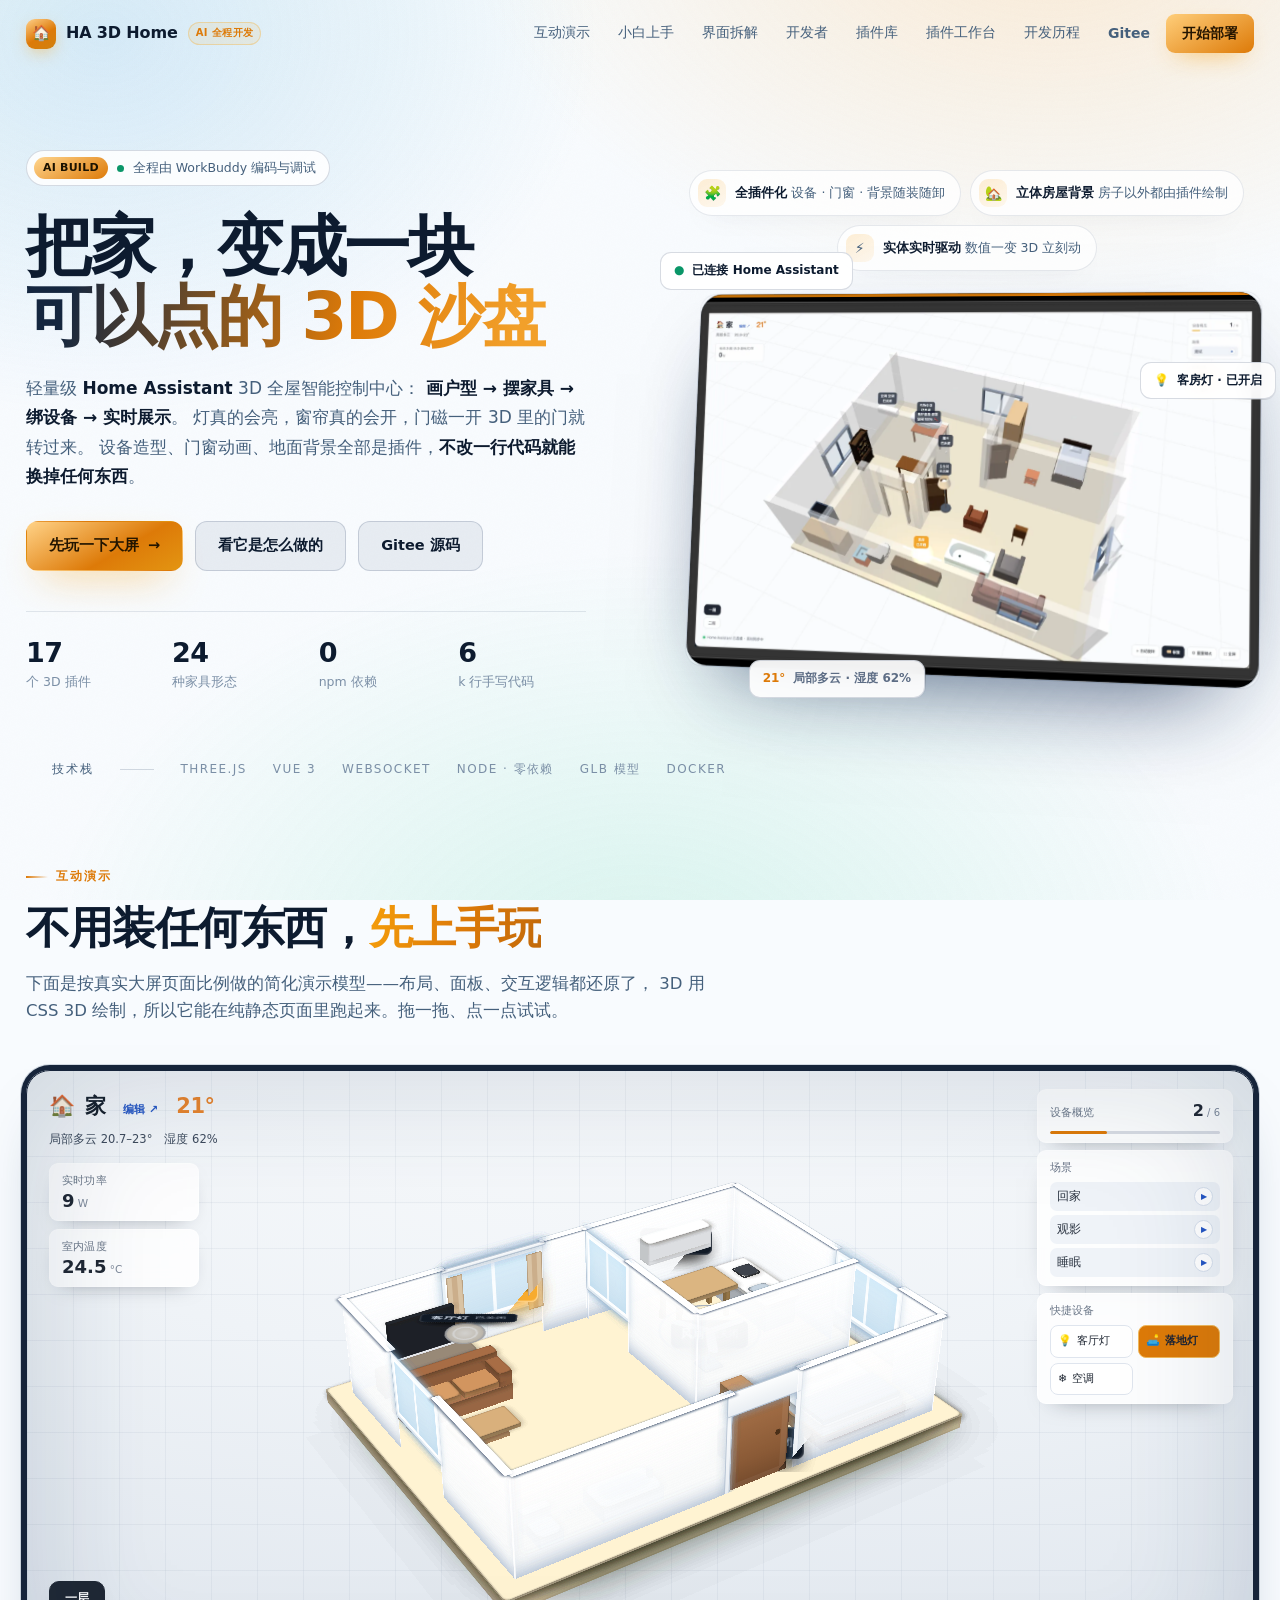
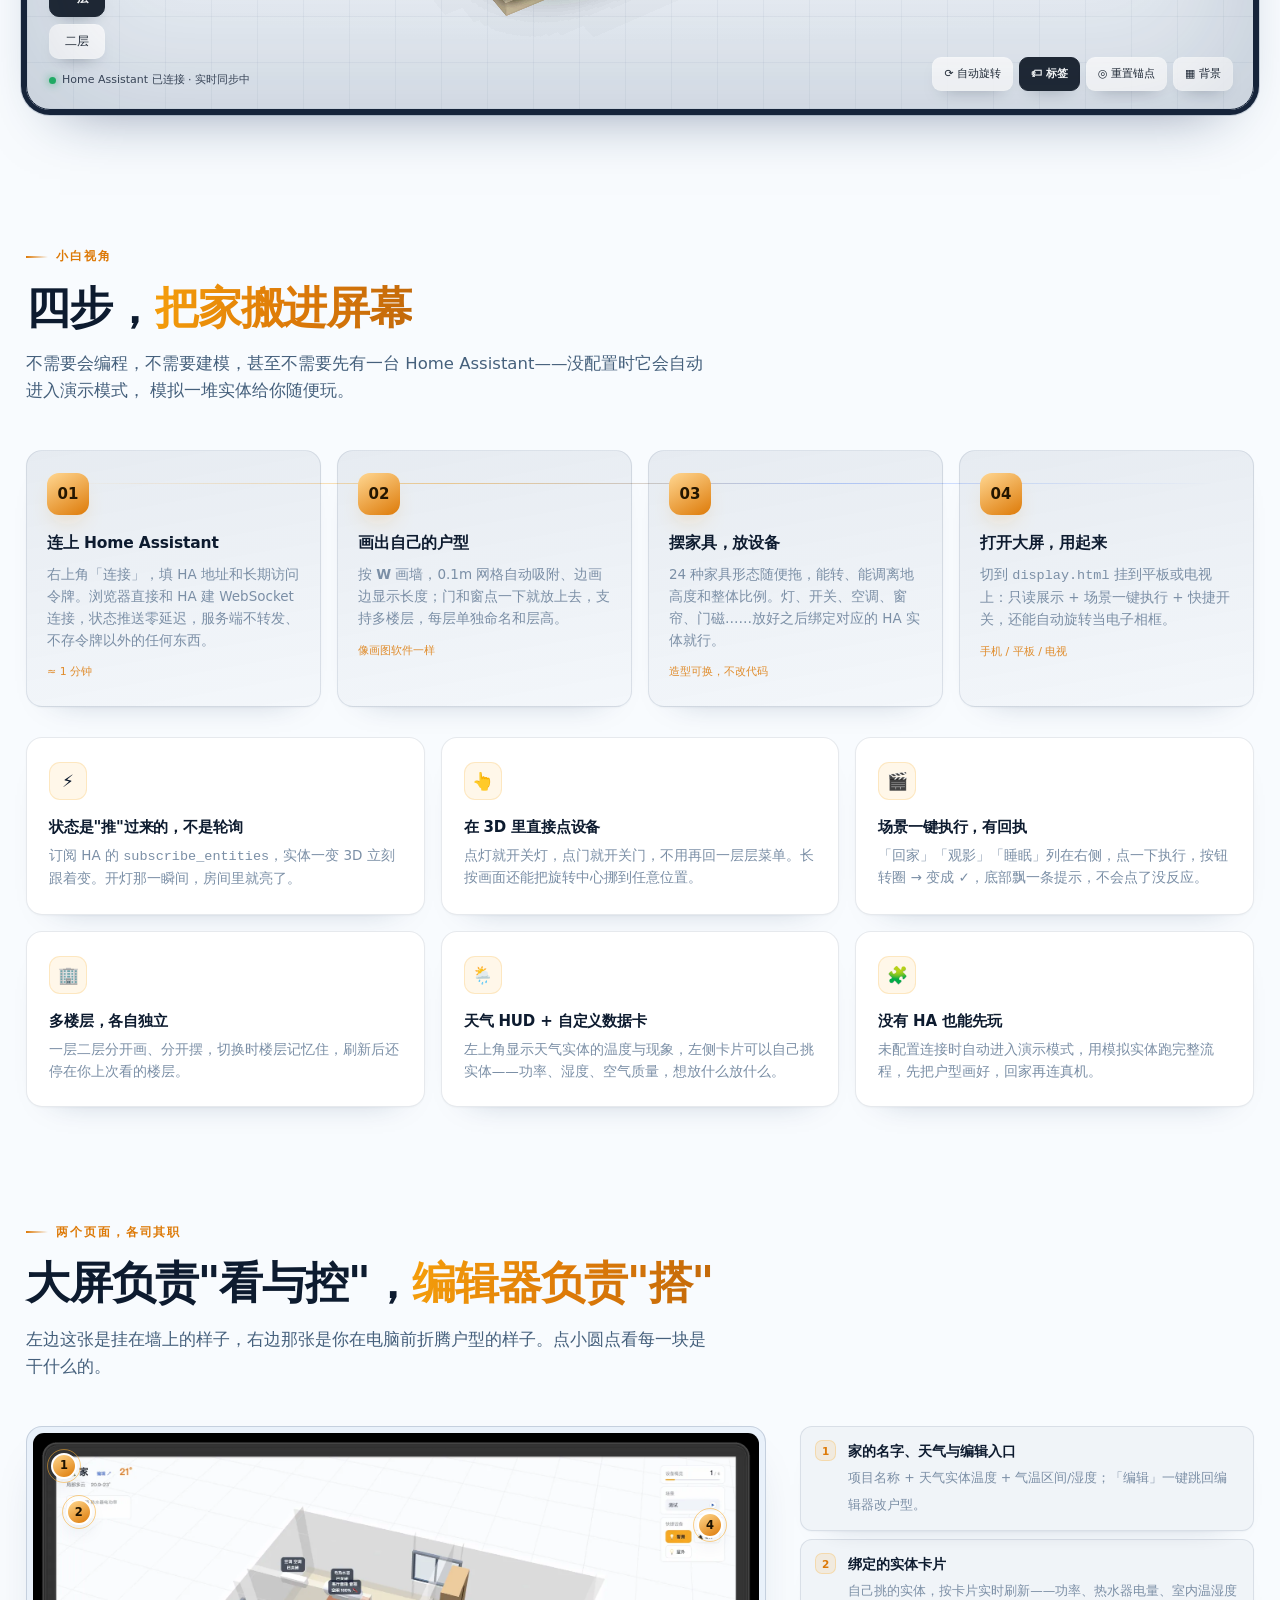
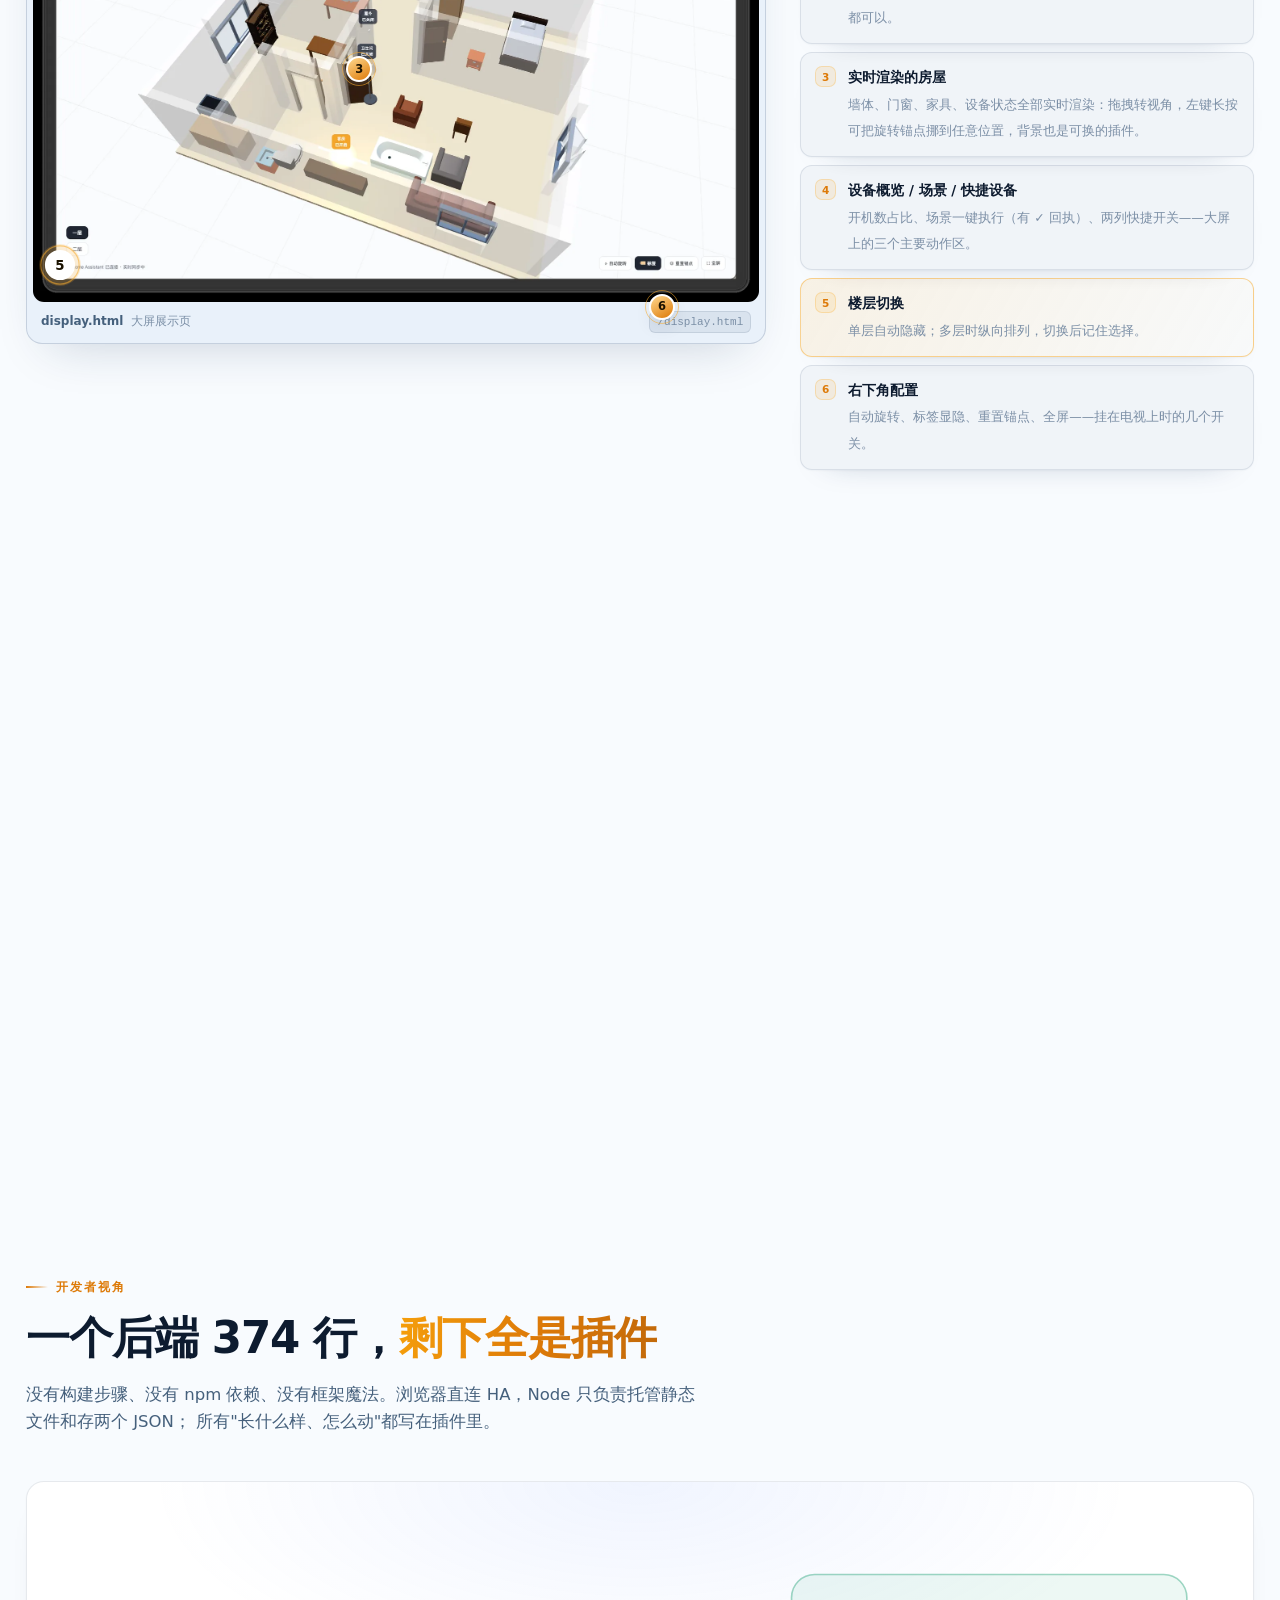
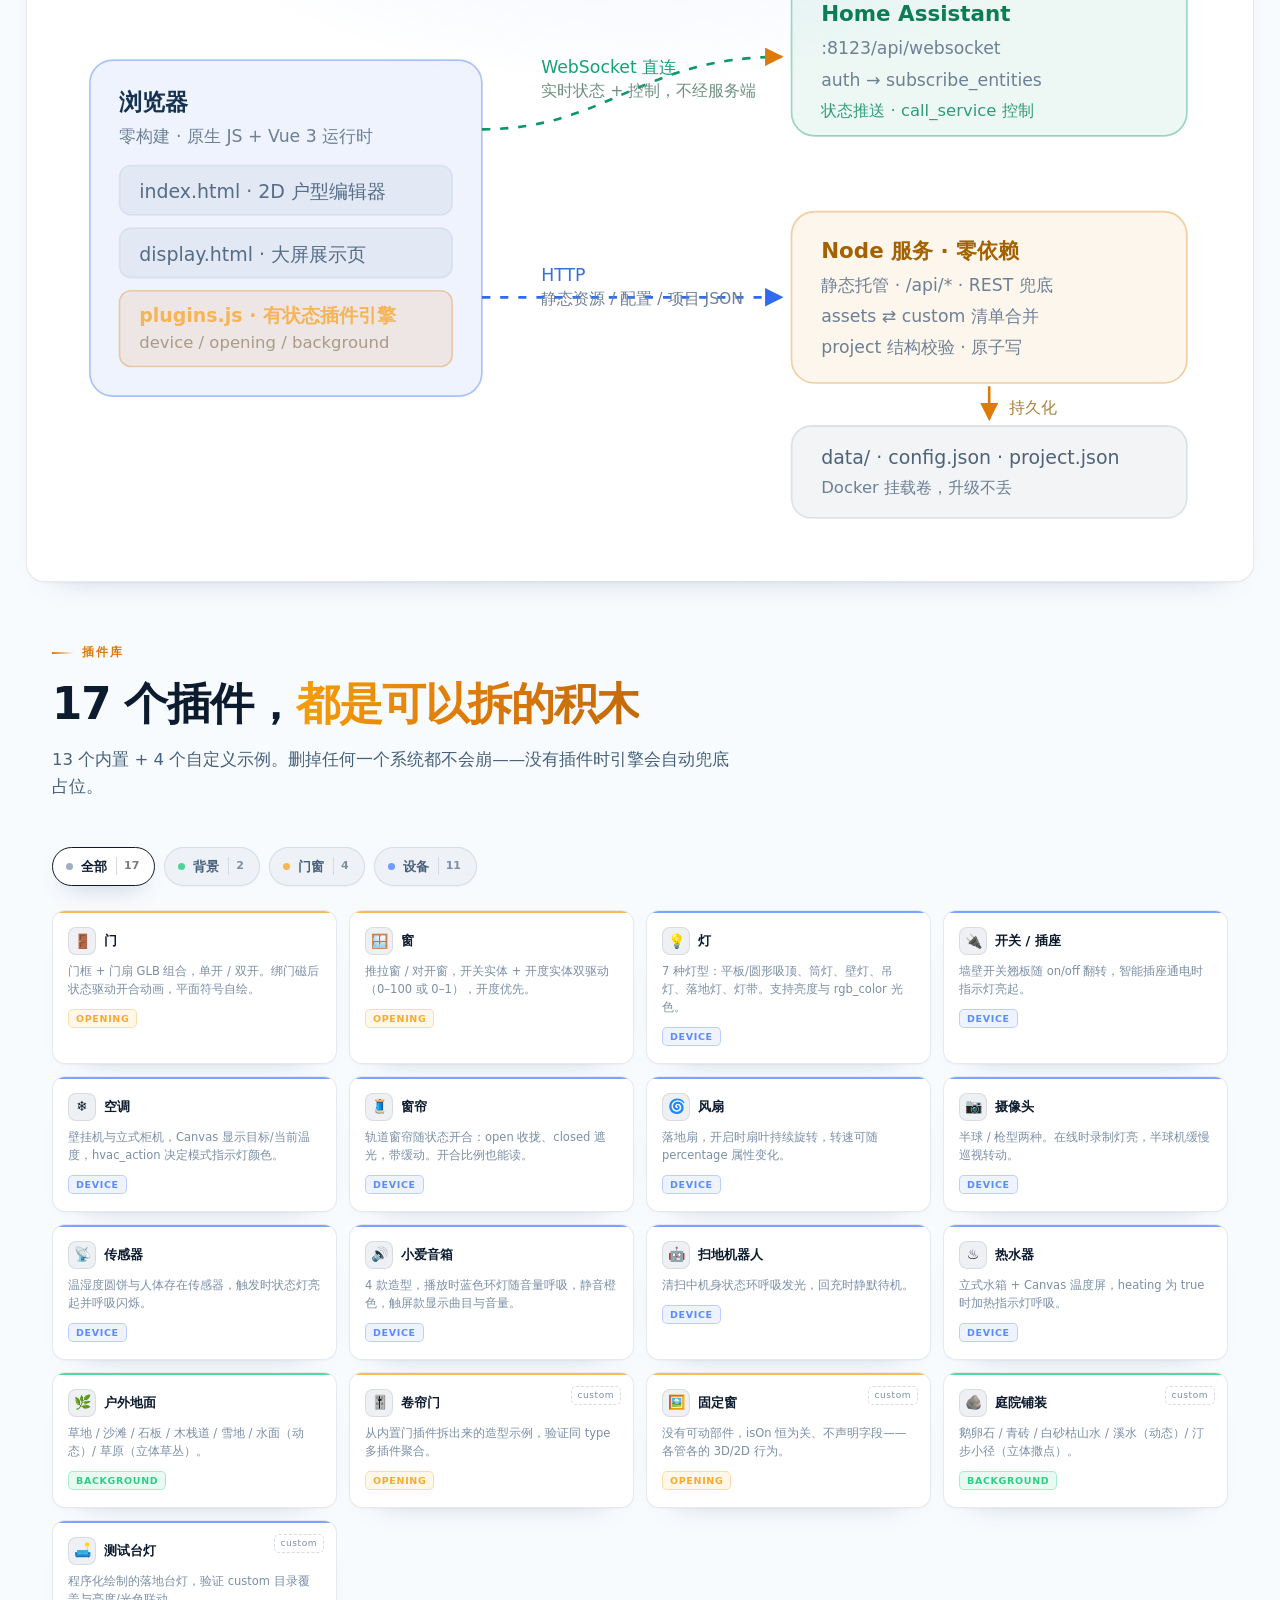
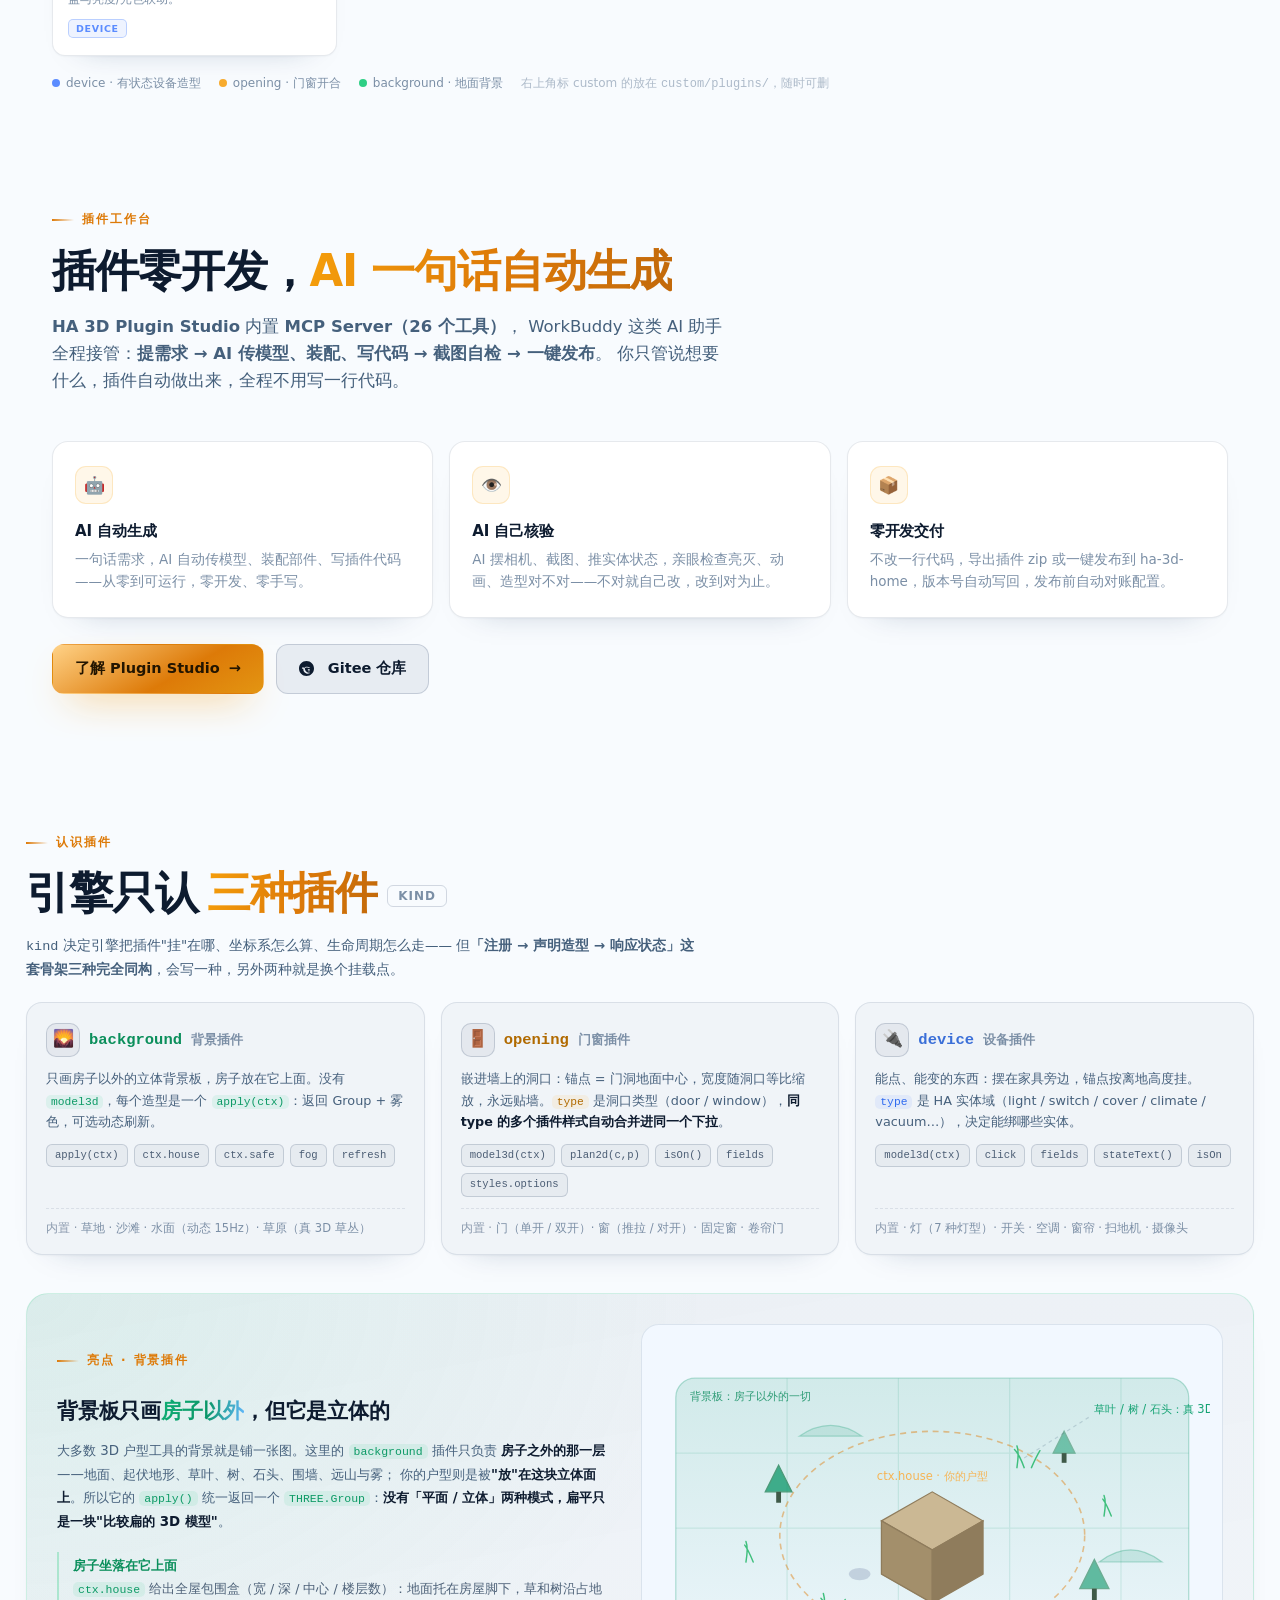
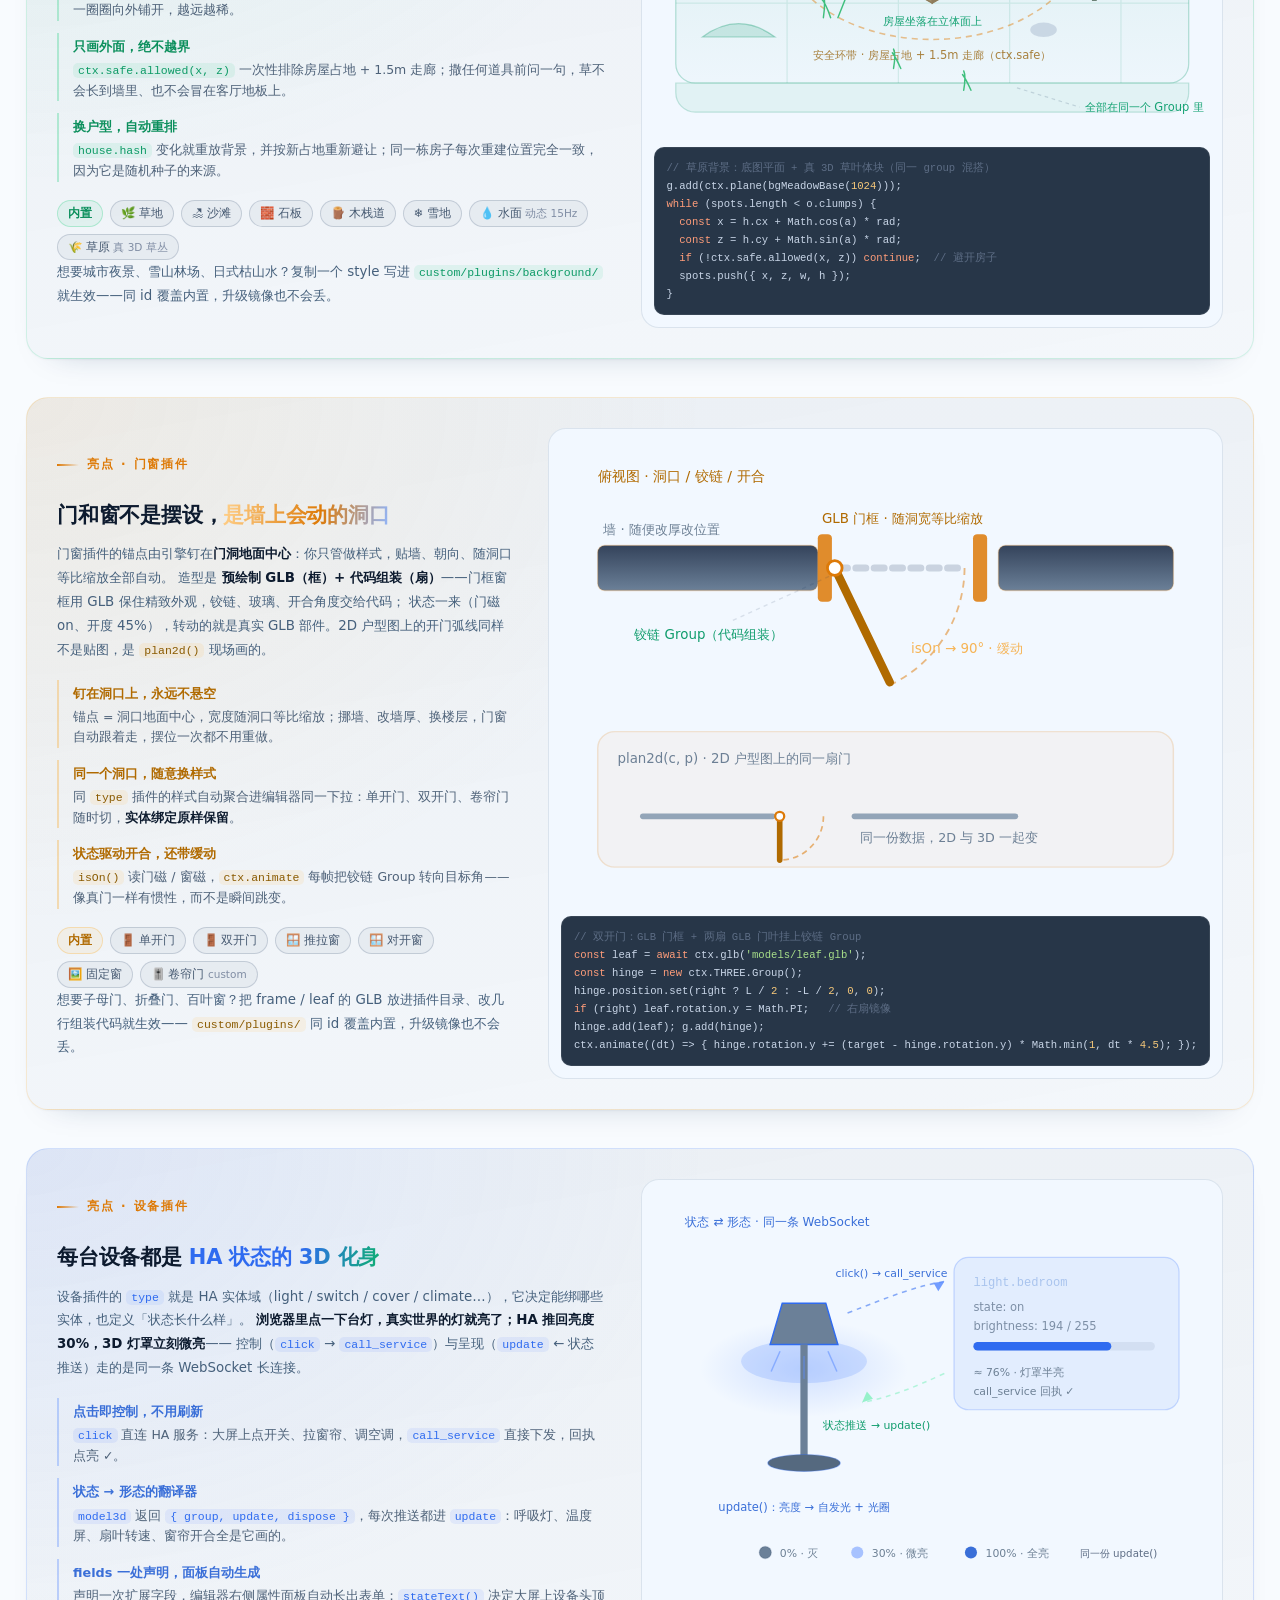
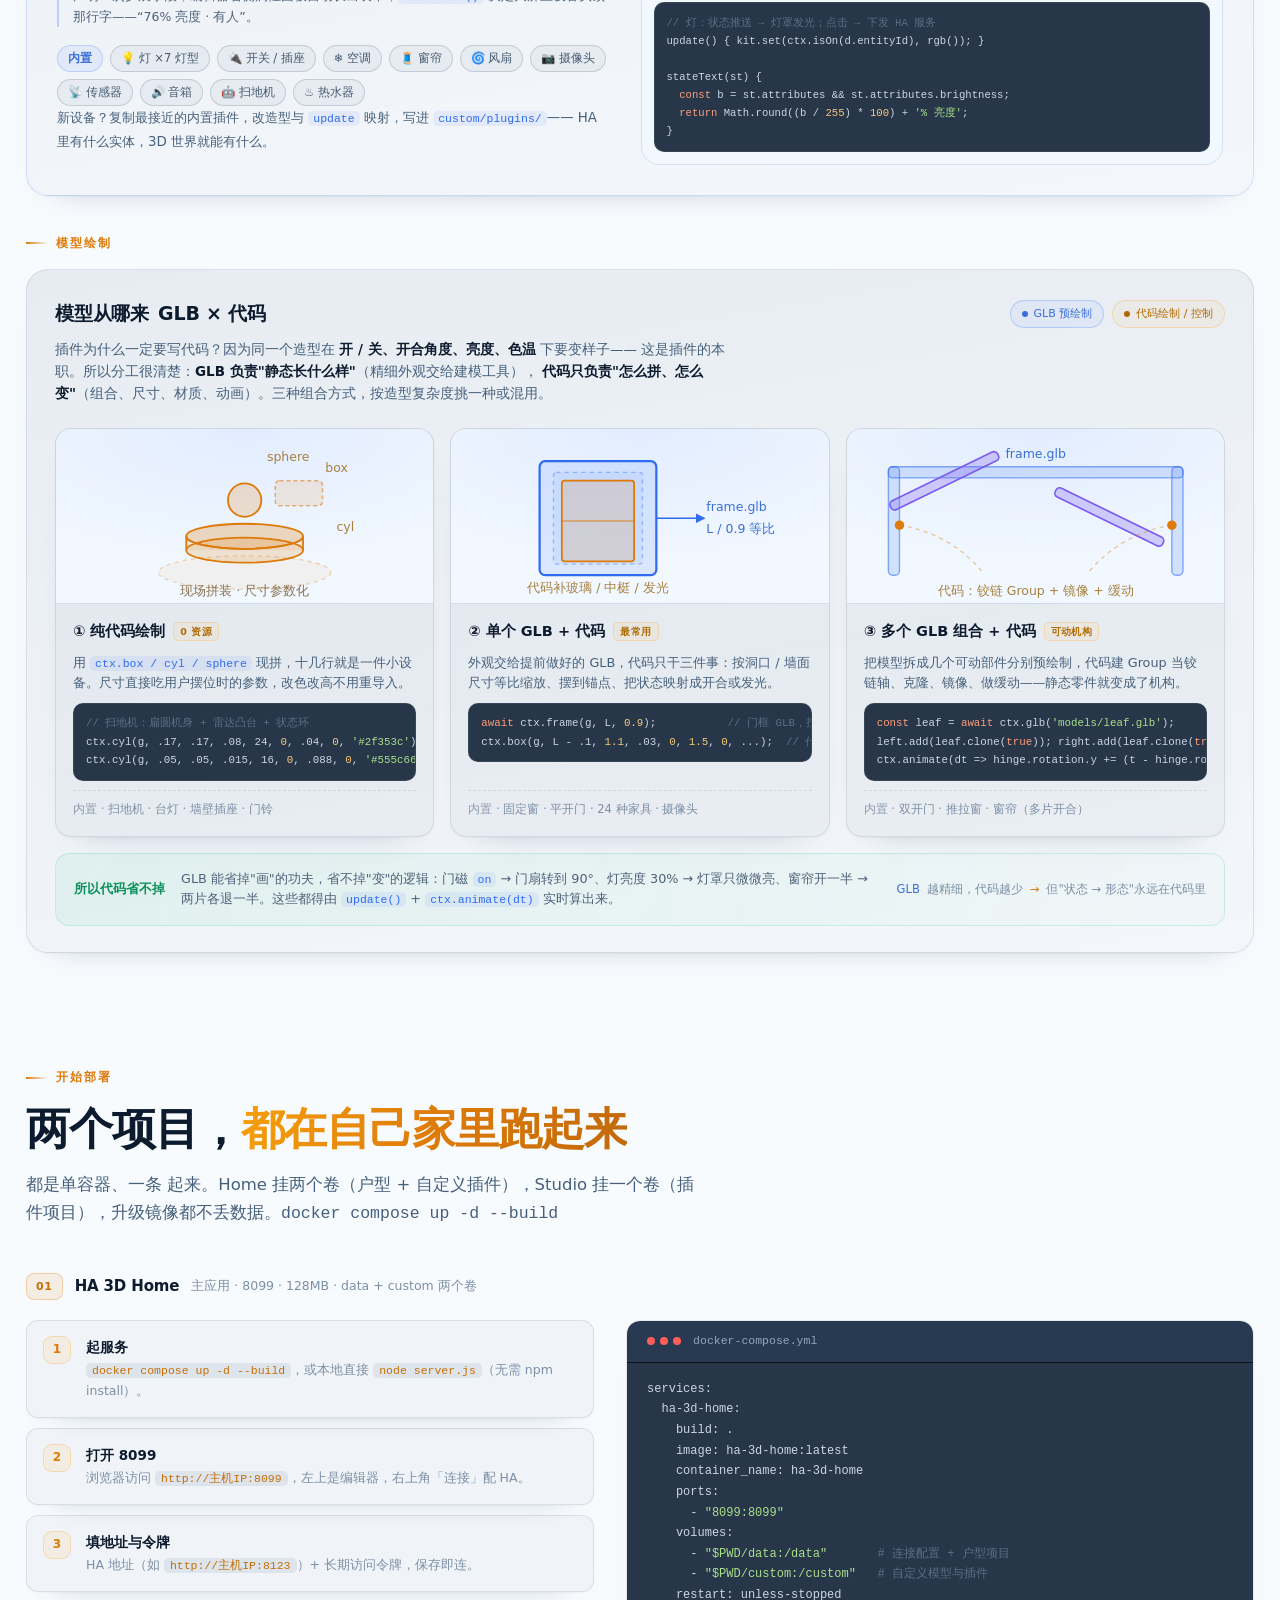
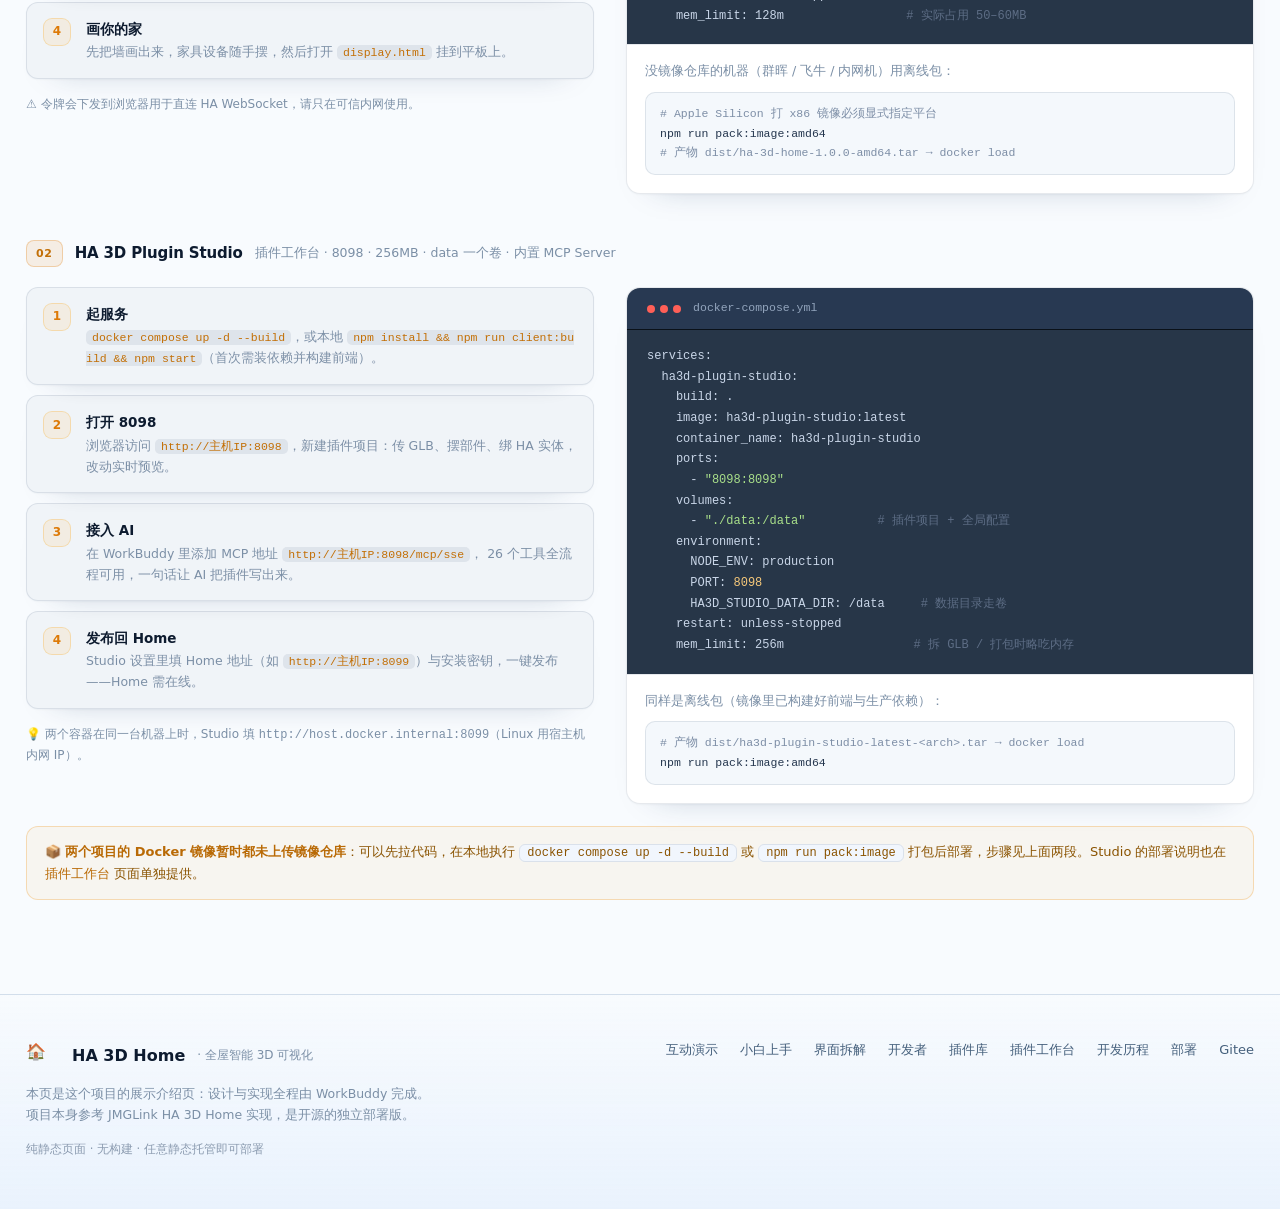
<file: index.html>
<!DOCTYPE html>
<html lang="zh-CN" style=""><head>
  <meta charset="UTF-8">
  <meta name="viewport" content="width=device-width, initial-scale=1.0"><title data-pnid-children="kpMuRmCx4lhnlCvjWBNs7Z" style="-webkit-user-drag:none !important">HA 3D Home · 把家变成一块可以点的 3D 沙盘</title>
  <title>HA 3D Home · 把家变成一块可以点的 3D 沙盘</title>
  <meta name="description" content="轻量级 Home Assistant 3D 全屋智能可视化：绘制户型 → 摆放家具 → 绑定设备 → 3D 实时展示与控制。全插件化，零 npm 依赖，单页部署。">
  <meta name="theme-color" content="#f7fafd">
  <meta name="color-scheme" content="light">
  <!-- 社交分享（部署到自有域名后，可把 og:image 换成绝对地址以获得大图预览） -->
  <meta property="og:type" content="website">
  <meta property="og:title" content="HA 3D Home · 把家变成一块可以点的 3D 沙盘">
  <meta property="og:description" content="轻量级 Home Assistant 3D 全屋智能控制中心：画户型 → 摆家具 → 绑设备 → 实时展示，全插件化、零 npm 依赖。">
  <meta property="og:image" content="assets/shot-display.webp">
  <meta name="twitter:card" content="summary_large_image">
  <meta name="twitter:title" content="HA 3D Home · 3D 全屋智能可视化">
  <meta name="twitter:description" content="画户型 → 摆家具 → 绑设备 → 3D 实时展示与控制的 Home Assistant 前端，全插件化、零依赖。">
  <link rel="icon" href="data:image/svg+xml,%3Csvg xmlns='http://www.w3.org/2000/svg' viewBox='0 0 100 100'%3E%3Ctext y='.9em' font-size='90'%3E%F0%9F%8F%A0%3C/text%3E%3C/svg%3E">
  <link rel="preload" as="image" href="assets/shot-display.webp" fetchpriority="high">
  <link rel="stylesheet" href="css/style.css?v=20261128">
<style id="__dm_no_drag_style__">* { -webkit-user-drag: none !important; }</style><style id="__dm_bindable_badge_style__">[data-sp-bindable="database"]{outline:1px dashed #0088ff;outline-offset:2px;border-radius:4px;}[data-sp-bindable="database"] *{pointer-events:none !important;transition:none !important;animation:none !important;}[data-sp-bindable="database"]{transition:none !important;animation:none !important;}</style></head>

<body style="">
  <a class="skip" href="#main">跳到主要内容</a>
  <div class="grain"></div>
  <div class="wrap">

    <!-- ================= 导航 ================= -->
    <nav class="nav" id="nav">
      <div class="nav-in">
        <a class="brand" href="#top">
          <span class="roof">🏠</span>
          HA 3D Home
          <small>AI 全程开发</small>
        </a>
        <div class="nav-links">
          <a href="#demo" class="">互动演示</a>
          <a href="#beginner">小白上手</a>
          <a href="#screens">界面拆解</a>
          <a href="#dev">开发者</a>
          <a href="#plugins" class="">插件库</a>
          <a href="#studio" class="active" aria-current="true">插件工作台</a>
          <a href="history.html">开发历程</a>
          <a href="https://gitee.com/sunhuip/ha-3d-home" target="_blank" rel="noopener" class="nav-gh" aria-label="Gitee 源码仓库">
            Gitee
          </a>
          <a href="#deploy" class="nav-cta">开始部署</a>
        </div>
      </div>
    </nav>

    <main id="main">

      <!-- ================= HERO ================= -->
      <header class="hero" id="top" style="">
        <div class="hero-in">
          <div class="hero-copy">
            <div class="eyebrow rv">
              <b>AI BUILD</b>
              <span class="pulse-dot"></span>
              全程由 WorkBuddy 编码与调试
            </div>
            <h1 class="rv" style="--d:.06s">
              把家，变成一块<br><span class="grad">可以点的 3D 沙盘</span>
            </h1>
            <p class="lede rv" style="--d:.12s">
              轻量级 <b>Home Assistant</b> 3D 全屋智能控制中心：
              <b>画户型 → 摆家具 → 绑设备 → 实时展示</b>。
              灯真的会亮，窗帘真的会开，门磁一开 3D 里的门就转过来。
              设备造型、门窗动画、地面背景全部是插件，<b>不改一行代码就能换掉任何东西</b>。
            </p>
            <div class="cta-row rv" style="--d:.18s">
              <a class="btn primary" href="#demo">先玩一下大屏 <span class="ar">→</span></a>
              <a class="btn" href="#dev">看它是怎么做的</a>
              <a class="btn" href="https://gitee.com/sunhuip/ha-3d-home" target="_blank" rel="noopener">
                Gitee 源码
              </a>
            </div>
            <div class="stats rv" style="--d:.27s">
              <div class="stat"><b data-count="17">17</b><span>个 3D 插件</span></div>
              <div class="stat"><b data-count="24">24</b><span>种家具形态</span></div>
              <div class="stat"><b data-count="0">0</b><span>npm 依赖</span></div>
              <div class="stat"><b data-count="6">6</b><span>k 行手写代码</span></div>
            </div>
          </div>

          <div class="hero-art rv" style="--d:.1s">
            <ul class="hero-points rv" style="--d:.16s">
              <li><span class="pt-ic">🧩</span><span><b>全插件化</b>设备 · 门窗 · 背景随装随卸</span></li>
              <li><span class="pt-ic">🏡</span><span><b>立体房屋背景</b>房子以外都由插件绘制</span></li>
              <li><span class="pt-ic">⚡</span><span><b>实体实时驱动</b>数值一变 3D 立刻动</span></li>
            </ul>
            <div class="hero-shot bare" id="heroShot" style="transform: rotateY(-9.81deg) rotateX(5.37deg) rotateZ(0.6deg) translateZ(0px);">
              <div class="carousel" id="heroCarousel">
                <div class="c-slide active"><img src="assets/shot-display.webp" alt="大屏展示页 · 默认网格背景"></div>
                <div class="c-slide"><img src="assets/shot-editor-3d.webp" alt="编辑器 3D 预览 · 默认网格背景" loading="lazy"></div>
                <div class="c-slide"><img src="assets/gal-furniture.webp" alt="家具库浮层" loading="lazy"></div>
                <div class="c-slide"><img src="assets/gal-door.webp" alt="门样式面板" loading="lazy"></div>
                <button class="c-arrow prev" aria-label="上一张">‹</button>
                <button class="c-arrow next" aria-label="下一张">›</button>
                <div class="c-dots"></div>
              </div>
            </div>
            <div class="chip-float a"><span class="ok">●</span> 已连接 Home Assistant</div>
            <div class="chip-float b"><span class="am">💡</span> 客房灯 · 已开启</div>
            <div class="chip-float c"><span class="am">21°</span> 局部多云 · 湿度 62%</div>
          </div>
        </div>

        <div class="tech-strip rv" style="--d:.3s">
          <span>技术栈</span>
          <span class="dotline"></span>
          <span>Three.js</span><span>Vue 3</span><span>WebSocket</span>
          <span>Node · 零依赖</span><span>GLB 模型</span><span>Docker</span>
        </div>
      </header>

      <!-- ================= 互动演示 ================= -->
      <section id="demo">
        <div class="demo-outer">
          <div class="sec-head rv">
            <div class="kicker">互动演示</div>
            <h2>不用装任何东西，<em>先上手玩</em></h2>
            <p class="sec-sub">
              下面是按真实大屏页面比例做的简化演示模型——布局、面板、交互逻辑都还原了，
              3D 用 CSS 3D 绘制，所以它能在纯静态页面里跑起来。拖一拖、点一点试试。
            </p>
          </div>
          <div class="demo-stage rv-scale" id="stage" data-bg="grid" style="">
            <div class="dvp" id="dvp">
              <div class="dworld" id="dworld" style="--rx: 58deg; --rz: -30deg; --ox: 0px; --oy: 0px; --sc: 1.000;"><div style="position: absolute; left: 0px; top: 0px; width: 0px; height: 0px; transform-style: preserve-3d;"><div style="position: absolute; left: 0px; top: 0px; width: 0px; height: 0px;"><div class="dpool" style="transform: translate3d(-160px, -55px, 2px);"></div><div class="dpool on" style="transform: translate3d(-58px, 52px, 2px); height: 160px; width: 160px; margin: -80px 0px 0px -80px;"></div></div><div class="dbox"><div class="face top" style="width: 510px; height: 380px; border-radius: 8px; background: rgb(247, 228, 188); transform: translate(-50%, -50%) translate3d(0px, 0px, 0px); box-shadow: rgba(0, 0, 0, 0.08) 0px 0px 0px 1px inset, rgba(40, 30, 20, 0.12) 0px 3px 8px;"></div><div class="face side" style="width: 510px; height: 14px; background: rgb(206, 190, 157); box-shadow: rgba(0, 0, 0, 0.05) 0px 0px 0px 1px inset; transform: translate(-50%, -100%) translate3d(0px, 190px, -14px) rotateX(-90deg);"></div><div class="face side" style="width: 510px; height: 14px; background: rgb(197, 181, 150); box-shadow: rgba(0, 0, 0, 0.05) 0px 0px 0px 1px inset; transform: translate(-50%, -100%) translate3d(0px, -190px, -14px) rotateX(-90deg);"></div><div class="face side" style="width: 380px; height: 14px; background: rgb(183, 169, 139); box-shadow: rgba(0, 0, 0, 0.05) 0px 0px 0px 1px inset; transform: translate(-50%, -100%) translate3d(-255px, 0px, -14px) rotateZ(90deg) rotateX(-90deg);"></div><div class="face side" style="width: 380px; height: 14px; background: rgb(218, 200, 165); box-shadow: rgba(0, 0, 0, 0.05) 0px 0px 0px 1px inset; transform: translate(-50%, -100%) translate3d(255px, 0px, -14px) rotateZ(90deg) rotateX(-90deg);"></div></div><div class="dbox"><div class="face top" style="width: 510px; height: 380px; border-radius: 6px; background: rgb(255, 243, 210); transform: translate(-50%, -50%) translate3d(0px, 0px, 2px); box-shadow: rgba(0, 0, 0, 0.08) 0px 0px 0px 1px inset, rgba(40, 30, 20, 0.12) 0px 3px 8px;"></div><div class="face side" style="width: 510px; height: 2px; background: rgb(215, 203, 175); box-shadow: rgba(0, 0, 0, 0.05) 0px 0px 0px 1px inset; transform: translate(-50%, -100%) translate3d(0px, 190px, 0px) rotateX(-90deg);"></div><div class="face side" style="width: 510px; height: 2px; background: rgb(206, 194, 167); box-shadow: rgba(0, 0, 0, 0.05) 0px 0px 0px 1px inset; transform: translate(-50%, -100%) translate3d(0px, -190px, 0px) rotateX(-90deg);"></div><div class="face side" style="width: 380px; height: 2px; background: rgb(191, 180, 155); box-shadow: rgba(0, 0, 0, 0.05) 0px 0px 0px 1px inset; transform: translate(-50%, -100%) translate3d(-255px, 0px, 0px) rotateZ(90deg) rotateX(-90deg);"></div><div class="face side" style="width: 380px; height: 2px; background: rgb(227, 214, 184); box-shadow: rgba(0, 0, 0, 0.05) 0px 0px 0px 1px inset; transform: translate(-50%, -100%) translate3d(255px, 0px, 0px) rotateZ(90deg) rotateX(-90deg);"></div></div><div class="dfloor wood" style="width: 470px; height: 340px;"></div><div class="dfloor tile" style="width: 165px; height: 100px; --fx: -150px; --fy: 118px; --fz: 1px; background: rgba(226, 236, 240, 0.9); box-shadow: rgba(120, 140, 160, 0.3) 0px 0px 0px 1px inset;"></div><div style="position: absolute; left: 0px; top: 0px; width: 110px; height: 70px; border-radius: 10px; transform: translate(-50%, -50%) translate3d(-160px, -60px, 1.5px); background: linear-gradient(135deg, rgba(247, 171, 46, 0.16), rgba(91, 140, 255, 0.12)); box-shadow: rgba(150, 130, 100, 0.25) 0px 0px 0px 2px inset; pointer-events: none;"></div><div style="position: absolute; left: 0px; top: 0px; transform: translate3d(-160px, -95px, 2px) translate(-50%, -50%); font-size: 11px; letter-spacing: 2px; color: rgba(60, 72, 88, 0.4); pointer-events: none; white-space: nowrap;">客厅</div><div style="position: absolute; left: 0px; top: 0px; transform: translate3d(148px, -100px, 2px) translate(-50%, -50%); font-size: 11px; letter-spacing: 2px; color: rgba(60, 72, 88, 0.4); pointer-events: none; white-space: nowrap;">餐厅 · 厨房</div><div style="position: absolute; left: 0px; top: 0px; transform: translate3d(-145px, 118px, 2px) translate(-50%, -50%); font-size: 11px; letter-spacing: 2px; color: rgba(60, 72, 88, 0.4); pointer-events: none; white-space: nowrap;">卫浴</div><div style="position: absolute; left: 0px; top: 0px; transform: translate3d(150px, 118px, 2px) translate(-50%, -50%); font-size: 11px; letter-spacing: 2px; color: rgba(60, 72, 88, 0.4); pointer-events: none; white-space: nowrap;">客房</div><div class="dwall" style="width: 110px; height: 112px; transform: translate(-50%, -100%) translate3d(-180px, -170px, 0px) rotateX(-90deg);"></div><div class="dwall-cap" style="width: 110px; height: 8px; transform: translate(-50%, -50%) translate3d(-180px, -170px, 112px);"></div><div class="dframe" style="width: 118px; height: 72px; transform: translate(-50%, -100%) translate3d(-70px, -170px, 38px) rotateX(-90deg);"></div><div class="dwall glass" style="width: 110px; height: 64px; transform: translate(-50%, -100%) translate3d(-70px, -170px, 42px) rotateX(-90deg);"></div><div class="dwall" style="width: 250px; height: 112px; transform: translate(-50%, -100%) translate3d(110px, -170px, 0px) rotateX(-90deg);"></div><div class="dwall-cap" style="width: 250px; height: 8px; transform: translate(-50%, -50%) translate3d(110px, -170px, 112px);"></div><div class="dwall" style="width: 182px; height: 112px; transform: translate(-50%, -100%) translate3d(235px, -79px, 0px) rotateZ(90deg) rotateX(-90deg);"></div><div class="dwall-cap" style="width: 182px; height: 8px; transform: translate(-50%, -50%) translate3d(235px, -79px, 112px) rotateZ(90deg);"></div><div class="dframe" style="width: 104px; height: 72px; transform: translate(-50%, -100%) translate3d(235px, 60px, 38px) rotateZ(90deg) rotateX(-90deg);"></div><div class="dwall glass" style="width: 96px; height: 64px; transform: translate(-50%, -100%) translate3d(235px, 60px, 42px) rotateZ(90deg) rotateX(-90deg);"></div><div class="dwall" style="width: 62px; height: 112px; transform: translate(-50%, -100%) translate3d(235px, 139px, 0px) rotateZ(90deg) rotateX(-90deg);"></div><div class="dwall-cap" style="width: 62px; height: 8px; transform: translate(-50%, -50%) translate3d(235px, 139px, 112px) rotateZ(90deg);"></div><div class="dwall" style="width: 223px; height: 112px; transform: translate(-50%, -100%) translate3d(-123.5px, 170px, 0px) rotateX(-90deg);"></div><div class="dwall-cap" style="width: 223px; height: 8px; transform: translate(-50%, -50%) translate3d(-123.5px, 170px, 112px);"></div><div class="dframe" style="width: 6px; height: 112px; transform: translate(-50%, -100%) translate3d(-15px, 170px, 0px) rotateX(-90deg);"></div><div class="dframe" style="width: 6px; height: 112px; transform: translate(-50%, -100%) translate3d(63px, 170px, 0px) rotateX(-90deg);"></div><div class="dframe" style="width: 84px; height: 26px; transform: translate(-50%, -100%) translate3d(24px, 170px, 86px) rotateX(-90deg);"></div><div class="dwall" style="width: 175px; height: 112px; transform: translate(-50%, -100%) translate3d(147.5px, 170px, 0px) rotateX(-90deg);"></div><div class="dwall-cap" style="width: 175px; height: 8px; transform: translate(-50%, -50%) translate3d(147.5px, 170px, 112px);"></div><div class="dwall" style="width: 115px; height: 112px; transform: translate(-50%, -100%) translate3d(-235px, -112.5px, 0px) rotateZ(90deg) rotateX(-90deg);"></div><div class="dwall-cap" style="width: 115px; height: 8px; transform: translate(-50%, -50%) translate3d(-235px, -112.5px, 112px) rotateZ(90deg);"></div><div class="dframe" style="width: 98px; height: 72px; transform: translate(-50%, -100%) translate3d(-235px, -10px, 38px) rotateZ(90deg) rotateX(-90deg);"></div><div class="dwall glass" style="width: 90px; height: 64px; transform: translate(-50%, -100%) translate3d(-235px, -10px, 42px) rotateZ(90deg) rotateX(-90deg);"></div><div class="dwall" style="width: 135px; height: 112px; transform: translate(-50%, -100%) translate3d(-235px, 102.5px, 0px) rotateZ(90deg) rotateX(-90deg);"></div><div class="dwall-cap" style="width: 135px; height: 8px; transform: translate(-50%, -50%) translate3d(-235px, 102.5px, 112px) rotateZ(90deg);"></div><div class="dwall" style="width: 5px; height: 112px; transform: translate(-50%, -100%) translate3d(40px, -167.5px, 0px) rotateZ(90deg) rotateX(-90deg);"></div><div class="dwall-cap" style="width: 5px; height: 8px; transform: translate(-50%, -50%) translate3d(40px, -167.5px, 112px) rotateZ(90deg);"></div><div class="dframe" style="width: 88px; height: 72px; transform: translate(-50%, -100%) translate3d(40px, -125px, 38px) rotateZ(90deg) rotateX(-90deg);"></div><div class="dwall glass" style="width: 80px; height: 64px; transform: translate(-50%, -100%) translate3d(40px, -125px, 42px) rotateZ(90deg) rotateX(-90deg);"></div><div class="dwall" style="width: 125px; height: 112px; transform: translate(-50%, -100%) translate3d(40px, -22.5px, 0px) rotateZ(90deg) rotateX(-90deg);"></div><div class="dwall-cap" style="width: 125px; height: 8px; transform: translate(-50%, -50%) translate3d(40px, -22.5px, 112px) rotateZ(90deg);"></div><div class="dwall" style="width: 195px; height: 112px; transform: translate(-50%, -100%) translate3d(137.5px, 40px, 0px) rotateX(-90deg);"></div><div class="dwall-cap" style="width: 195px; height: 8px; transform: translate(-50%, -50%) translate3d(137.5px, 40px, 112px);"></div><div class="dbox"><div class="face top" style="width: 104px; height: 22px; border-radius: 4px; background: rgb(152, 137, 119); transform: translate(-50%, -50%) translate3d(-160px, -152px, 26px); box-shadow: rgba(0, 0, 0, 0.08) 0px 0px 0px 1px inset, rgba(40, 30, 20, 0.12) 0px 3px 8px;"></div><div class="face side" style="width: 104px; height: 26px; background: rgb(127, 114, 99); box-shadow: rgba(0, 0, 0, 0.05) 0px 0px 0px 1px inset; transform: translate(-50%, -100%) translate3d(-160px, -141px, 0px) rotateX(-90deg);"></div><div class="face side" style="width: 104px; height: 26px; background: rgb(121, 109, 95); box-shadow: rgba(0, 0, 0, 0.05) 0px 0px 0px 1px inset; transform: translate(-50%, -100%) translate3d(-160px, -163px, 0px) rotateX(-90deg);"></div><div class="face side" style="width: 22px; height: 26px; background: rgb(113, 102, 88); box-shadow: rgba(0, 0, 0, 0.05) 0px 0px 0px 1px inset; transform: translate(-50%, -100%) translate3d(-212px, -152px, 0px) rotateZ(90deg) rotateX(-90deg);"></div><div class="face side" style="width: 22px; height: 26px; background: rgb(134, 121, 105); box-shadow: rgba(0, 0, 0, 0.05) 0px 0px 0px 1px inset; transform: translate(-50%, -100%) translate3d(-108px, -152px, 0px) rotateZ(90deg) rotateX(-90deg);"></div></div><div class="dbox"><div class="face top" style="width: 72px; height: 5px; border-radius: 2px; background: rgb(35, 39, 46); transform: translate(-50%, -50%) translate3d(-160px, -158px, 76px); box-shadow: rgba(0, 0, 0, 0.08) 0px 0px 0px 1px inset, rgba(40, 30, 20, 0.12) 0px 3px 8px;"></div><div class="face side" style="width: 72px; height: 42px; background: rgb(29, 32, 39); box-shadow: rgba(0, 0, 0, 0.05) 0px 0px 0px 1px inset; transform: translate(-50%, -100%) translate3d(-160px, -155.5px, 34px) rotateX(-90deg);"></div><div class="face side" style="width: 72px; height: 42px; background: rgb(28, 31, 37); box-shadow: rgba(0, 0, 0, 0.05) 0px 0px 0px 1px inset; transform: translate(-50%, -100%) translate3d(-160px, -160.5px, 34px) rotateX(-90deg);"></div><div class="face side" style="width: 5px; height: 42px; background: rgb(26, 29, 34); box-shadow: rgba(0, 0, 0, 0.05) 0px 0px 0px 1px inset; transform: translate(-50%, -100%) translate3d(-196px, -158px, 34px) rotateZ(90deg) rotateX(-90deg);"></div><div class="face side" style="width: 5px; height: 42px; background: rgb(30, 34, 41); box-shadow: rgba(0, 0, 0, 0.05) 0px 0px 0px 1px inset; transform: translate(-50%, -100%) translate3d(-124px, -158px, 34px) rotateZ(90deg) rotateX(-90deg);"></div></div><div class="dbox"><div class="face top" style="width: 64px; height: 2px; border-radius: 1px; background: rgb(66, 80, 99); transform: translate(-50%, -50%) translate3d(-160px, -160px, 73px); box-shadow: rgba(0, 0, 0, 0.08) 0px 0px 0px 1px inset, rgba(40, 30, 20, 0.12) 0px 3px 8px;"></div><div class="face side" style="width: 64px; height: 36px; background: rgb(55, 67, 83); box-shadow: rgba(0, 0, 0, 0.05) 0px 0px 0px 1px inset; transform: translate(-50%, -100%) translate3d(-160px, -159px, 37px) rotateX(-90deg);"></div><div class="face side" style="width: 64px; height: 36px; background: rgb(52, 64, 79); box-shadow: rgba(0, 0, 0, 0.05) 0px 0px 0px 1px inset; transform: translate(-50%, -100%) translate3d(-160px, -161px, 37px) rotateX(-90deg);"></div><div class="face side" style="width: 2px; height: 36px; background: rgb(49, 59, 74); box-shadow: rgba(0, 0, 0, 0.05) 0px 0px 0px 1px inset; transform: translate(-50%, -100%) translate3d(-192px, -160px, 37px) rotateZ(90deg) rotateX(-90deg);"></div><div class="face side" style="width: 2px; height: 36px; background: rgb(58, 70, 87); box-shadow: rgba(0, 0, 0, 0.05) 0px 0px 0px 1px inset; transform: translate(-50%, -100%) translate3d(-128px, -160px, 37px) rotateZ(90deg) rotateX(-90deg);"></div></div><div class="dbox"><div class="face top" style="width: 112px; height: 44px; border-radius: 6px; background: rgb(183, 122, 82); transform: translate(-50%, -50%) translate3d(-160px, -95px, 20px); box-shadow: rgba(0, 0, 0, 0.08) 0px 0px 0px 1px inset, rgba(40, 30, 20, 0.12) 0px 3px 8px;"></div><div class="face side" style="width: 112px; height: 20px; background: rgb(152, 102, 68); box-shadow: rgba(0, 0, 0, 0.05) 0px 0px 0px 1px inset; transform: translate(-50%, -100%) translate3d(-160px, -73px, 0px) rotateX(-90deg);"></div><div class="face side" style="width: 112px; height: 20px; background: rgb(145, 97, 65); box-shadow: rgba(0, 0, 0, 0.05) 0px 0px 0px 1px inset; transform: translate(-50%, -100%) translate3d(-160px, -117px, 0px) rotateX(-90deg);"></div><div class="face side" style="width: 44px; height: 20px; background: rgb(135, 90, 61); box-shadow: rgba(0, 0, 0, 0.05) 0px 0px 0px 1px inset; transform: translate(-50%, -100%) translate3d(-216px, -95px, 0px) rotateZ(90deg) rotateX(-90deg);"></div><div class="face side" style="width: 44px; height: 20px; background: rgb(161, 107, 72); box-shadow: rgba(0, 0, 0, 0.05) 0px 0px 0px 1px inset; transform: translate(-50%, -100%) translate3d(-104px, -95px, 0px) rotateZ(90deg) rotateX(-90deg);"></div></div><div class="dbox"><div class="face top" style="width: 112px; height: 14px; border-radius: 5px; background: rgb(168, 109, 69); transform: translate(-50%, -50%) translate3d(-160px, -110px, 42px); box-shadow: rgba(0, 0, 0, 0.08) 0px 0px 0px 1px inset, rgba(40, 30, 20, 0.12) 0px 3px 8px;"></div><div class="face side" style="width: 112px; height: 22px; background: rgb(140, 91, 58); box-shadow: rgba(0, 0, 0, 0.05) 0px 0px 0px 1px inset; transform: translate(-50%, -100%) translate3d(-160px, -103px, 20px) rotateX(-90deg);"></div><div class="face side" style="width: 112px; height: 22px; background: rgb(134, 87, 55); box-shadow: rgba(0, 0, 0, 0.05) 0px 0px 0px 1px inset; transform: translate(-50%, -100%) translate3d(-160px, -117px, 20px) rotateX(-90deg);"></div><div class="face side" style="width: 14px; height: 22px; background: rgb(125, 81, 51); box-shadow: rgba(0, 0, 0, 0.05) 0px 0px 0px 1px inset; transform: translate(-50%, -100%) translate3d(-216px, -110px, 20px) rotateZ(90deg) rotateX(-90deg);"></div><div class="face side" style="width: 14px; height: 22px; background: rgb(148, 96, 61); box-shadow: rgba(0, 0, 0, 0.05) 0px 0px 0px 1px inset; transform: translate(-50%, -100%) translate3d(-104px, -110px, 20px) rotateZ(90deg) rotateX(-90deg);"></div></div><div class="dbox"><div class="face top" style="width: 14px; height: 44px; border-radius: 5px; background: rgb(168, 109, 69); transform: translate(-50%, -50%) translate3d(-209px, -95px, 36px); box-shadow: rgba(0, 0, 0, 0.08) 0px 0px 0px 1px inset, rgba(40, 30, 20, 0.12) 0px 3px 8px;"></div><div class="face side" style="width: 14px; height: 16px; background: rgb(140, 91, 58); box-shadow: rgba(0, 0, 0, 0.05) 0px 0px 0px 1px inset; transform: translate(-50%, -100%) translate3d(-209px, -73px, 20px) rotateX(-90deg);"></div><div class="face side" style="width: 14px; height: 16px; background: rgb(134, 87, 55); box-shadow: rgba(0, 0, 0, 0.05) 0px 0px 0px 1px inset; transform: translate(-50%, -100%) translate3d(-209px, -117px, 20px) rotateX(-90deg);"></div><div class="face side" style="width: 44px; height: 16px; background: rgb(125, 81, 51); box-shadow: rgba(0, 0, 0, 0.05) 0px 0px 0px 1px inset; transform: translate(-50%, -100%) translate3d(-216px, -95px, 20px) rotateZ(90deg) rotateX(-90deg);"></div><div class="face side" style="width: 44px; height: 16px; background: rgb(148, 96, 61); box-shadow: rgba(0, 0, 0, 0.05) 0px 0px 0px 1px inset; transform: translate(-50%, -100%) translate3d(-202px, -95px, 20px) rotateZ(90deg) rotateX(-90deg);"></div></div><div class="dbox"><div class="face top" style="width: 14px; height: 44px; border-radius: 5px; background: rgb(168, 109, 69); transform: translate(-50%, -50%) translate3d(-111px, -95px, 36px); box-shadow: rgba(0, 0, 0, 0.08) 0px 0px 0px 1px inset, rgba(40, 30, 20, 0.12) 0px 3px 8px;"></div><div class="face side" style="width: 14px; height: 16px; background: rgb(140, 91, 58); box-shadow: rgba(0, 0, 0, 0.05) 0px 0px 0px 1px inset; transform: translate(-50%, -100%) translate3d(-111px, -73px, 20px) rotateX(-90deg);"></div><div class="face side" style="width: 14px; height: 16px; background: rgb(134, 87, 55); box-shadow: rgba(0, 0, 0, 0.05) 0px 0px 0px 1px inset; transform: translate(-50%, -100%) translate3d(-111px, -117px, 20px) rotateX(-90deg);"></div><div class="face side" style="width: 44px; height: 16px; background: rgb(125, 81, 51); box-shadow: rgba(0, 0, 0, 0.05) 0px 0px 0px 1px inset; transform: translate(-50%, -100%) translate3d(-118px, -95px, 20px) rotateZ(90deg) rotateX(-90deg);"></div><div class="face side" style="width: 44px; height: 16px; background: rgb(148, 96, 61); box-shadow: rgba(0, 0, 0, 0.05) 0px 0px 0px 1px inset; transform: translate(-50%, -100%) translate3d(-104px, -95px, 20px) rotateZ(90deg) rotateX(-90deg);"></div></div><div class="dbox"><div class="face top" style="width: 44px; height: 30px; border-radius: 6px; background: rgb(217, 158, 103); transform: translate(-50%, -50%) translate3d(-182px, -90px, 26px); box-shadow: rgba(0, 0, 0, 0.08) 0px 0px 0px 1px inset, rgba(40, 30, 20, 0.12) 0px 3px 8px;"></div><div class="face side" style="width: 44px; height: 6px; background: rgb(181, 131, 86); box-shadow: rgba(0, 0, 0, 0.05) 0px 0px 0px 1px inset; transform: translate(-50%, -100%) translate3d(-182px, -75px, 20px) rotateX(-90deg);"></div><div class="face side" style="width: 44px; height: 6px; background: rgb(173, 126, 82); box-shadow: rgba(0, 0, 0, 0.05) 0px 0px 0px 1px inset; transform: translate(-50%, -100%) translate3d(-182px, -105px, 20px) rotateX(-90deg);"></div><div class="face side" style="width: 30px; height: 6px; background: rgb(161, 117, 76); box-shadow: rgba(0, 0, 0, 0.05) 0px 0px 0px 1px inset; transform: translate(-50%, -100%) translate3d(-204px, -90px, 20px) rotateZ(90deg) rotateX(-90deg);"></div><div class="face side" style="width: 30px; height: 6px; background: rgb(191, 139, 90); box-shadow: rgba(0, 0, 0, 0.05) 0px 0px 0px 1px inset; transform: translate(-50%, -100%) translate3d(-160px, -90px, 20px) rotateZ(90deg) rotateX(-90deg);"></div></div><div class="dbox"><div class="face top" style="width: 40px; height: 30px; border-radius: 6px; background: rgb(210, 149, 95); transform: translate(-50%, -50%) translate3d(-136px, -90px, 26px); box-shadow: rgba(0, 0, 0, 0.08) 0px 0px 0px 1px inset, rgba(40, 30, 20, 0.12) 0px 3px 8px;"></div><div class="face side" style="width: 40px; height: 6px; background: rgb(175, 124, 79); box-shadow: rgba(0, 0, 0, 0.05) 0px 0px 0px 1px inset; transform: translate(-50%, -100%) translate3d(-136px, -75px, 20px) rotateX(-90deg);"></div><div class="face side" style="width: 40px; height: 6px; background: rgb(167, 119, 76); box-shadow: rgba(0, 0, 0, 0.05) 0px 0px 0px 1px inset; transform: translate(-50%, -100%) translate3d(-136px, -105px, 20px) rotateX(-90deg);"></div><div class="face side" style="width: 30px; height: 6px; background: rgb(155, 110, 70); box-shadow: rgba(0, 0, 0, 0.05) 0px 0px 0px 1px inset; transform: translate(-50%, -100%) translate3d(-156px, -90px, 20px) rotateZ(90deg) rotateX(-90deg);"></div><div class="face side" style="width: 30px; height: 6px; background: rgb(184, 131, 84); box-shadow: rgba(0, 0, 0, 0.05) 0px 0px 0px 1px inset; transform: translate(-50%, -100%) translate3d(-116px, -90px, 20px) rotateZ(90deg) rotateX(-90deg);"></div></div><div class="dbox"><div class="face top" style="width: 62px; height: 34px; border-radius: 4px; background: rgb(217, 176, 124); transform: translate(-50%, -50%) translate3d(-160px, -28px, 18px); box-shadow: rgba(0, 0, 0, 0.08) 0px 0px 0px 1px inset, rgba(40, 30, 20, 0.12) 0px 3px 8px;"></div><div class="face side" style="width: 62px; height: 4px; background: rgb(181, 147, 104); box-shadow: rgba(0, 0, 0, 0.05) 0px 0px 0px 1px inset; transform: translate(-50%, -100%) translate3d(-160px, -11px, 14px) rotateX(-90deg);"></div><div class="face side" style="width: 62px; height: 4px; background: rgb(173, 140, 99); box-shadow: rgba(0, 0, 0, 0.05) 0px 0px 0px 1px inset; transform: translate(-50%, -100%) translate3d(-160px, -45px, 14px) rotateX(-90deg);"></div><div class="face side" style="width: 34px; height: 4px; background: rgb(161, 130, 92); box-shadow: rgba(0, 0, 0, 0.05) 0px 0px 0px 1px inset; transform: translate(-50%, -100%) translate3d(-191px, -28px, 14px) rotateZ(90deg) rotateX(-90deg);"></div><div class="face side" style="width: 34px; height: 4px; background: rgb(191, 155, 109); box-shadow: rgba(0, 0, 0, 0.05) 0px 0px 0px 1px inset; transform: translate(-50%, -100%) translate3d(-129px, -28px, 14px) rotateZ(90deg) rotateX(-90deg);"></div></div><div class="dbox"><div class="face top" style="width: 44px; height: 20px; border-radius: 3px; background: rgb(200, 152, 107); transform: translate(-50%, -50%) translate3d(-160px, -28px, 12px); box-shadow: rgba(0, 0, 0, 0.08) 0px 0px 0px 1px inset, rgba(40, 30, 20, 0.12) 0px 3px 8px;"></div><div class="face side" style="width: 44px; height: 12px; background: rgb(167, 127, 89); box-shadow: rgba(0, 0, 0, 0.05) 0px 0px 0px 1px inset; transform: translate(-50%, -100%) translate3d(-160px, -18px, 0px) rotateX(-90deg);"></div><div class="face side" style="width: 44px; height: 12px; background: rgb(159, 121, 85); box-shadow: rgba(0, 0, 0, 0.05) 0px 0px 0px 1px inset; transform: translate(-50%, -100%) translate3d(-160px, -38px, 0px) rotateX(-90deg);"></div><div class="face side" style="width: 20px; height: 12px; background: rgb(148, 113, 79); box-shadow: rgba(0, 0, 0, 0.05) 0px 0px 0px 1px inset; transform: translate(-50%, -100%) translate3d(-182px, -28px, 0px) rotateZ(90deg) rotateX(-90deg);"></div><div class="face side" style="width: 20px; height: 12px; background: rgb(176, 134, 94); box-shadow: rgba(0, 0, 0, 0.05) 0px 0px 0px 1px inset; transform: translate(-50%, -100%) translate3d(-138px, -28px, 0px) rotateZ(90deg) rotateX(-90deg);"></div></div><div class="dbox"><div class="face top" style="width: 78px; height: 48px; border-radius: 4px; background: rgb(219, 181, 129); transform: translate(-50%, -50%) translate3d(140px, -108px, 42px); box-shadow: rgba(0, 0, 0, 0.08) 0px 0px 0px 1px inset, rgba(40, 30, 20, 0.12) 0px 3px 8px;"></div><div class="face side" style="width: 78px; height: 5px; background: rgb(183, 151, 107); box-shadow: rgba(0, 0, 0, 0.05) 0px 0px 0px 1px inset; transform: translate(-50%, -100%) translate3d(140px, -84px, 37px) rotateX(-90deg);"></div><div class="face side" style="width: 78px; height: 5px; background: rgb(175, 144, 102); box-shadow: rgba(0, 0, 0, 0.05) 0px 0px 0px 1px inset; transform: translate(-50%, -100%) translate3d(140px, -132px, 37px) rotateX(-90deg);"></div><div class="face side" style="width: 48px; height: 5px; background: rgb(162, 134, 95); box-shadow: rgba(0, 0, 0, 0.05) 0px 0px 0px 1px inset; transform: translate(-50%, -100%) translate3d(101px, -108px, 37px) rotateZ(90deg) rotateX(-90deg);"></div><div class="face side" style="width: 48px; height: 5px; background: rgb(193, 160, 113); box-shadow: rgba(0, 0, 0, 0.05) 0px 0px 0px 1px inset; transform: translate(-50%, -100%) translate3d(179px, -108px, 37px) rotateZ(90deg) rotateX(-90deg);"></div></div><div class="dbox"><div class="face top" style="width: 5px; height: 5px; border-radius: 2px; background: rgb(178, 140, 85); transform: translate(-50%, -50%) translate3d(109px, -124px, 37px); box-shadow: rgba(0, 0, 0, 0.08) 0px 0px 0px 1px inset, rgba(40, 30, 20, 0.12) 0px 3px 8px;"></div><div class="face side" style="width: 5px; height: 37px; background: rgb(149, 117, 71); box-shadow: rgba(0, 0, 0, 0.05) 0px 0px 0px 1px inset; transform: translate(-50%, -100%) translate3d(109px, -121.5px, 0px) rotateX(-90deg);"></div><div class="face side" style="width: 5px; height: 37px; background: rgb(142, 112, 68); box-shadow: rgba(0, 0, 0, 0.05) 0px 0px 0px 1px inset; transform: translate(-50%, -100%) translate3d(109px, -126.5px, 0px) rotateX(-90deg);"></div><div class="face side" style="width: 5px; height: 37px; background: rgb(132, 104, 63); box-shadow: rgba(0, 0, 0, 0.05) 0px 0px 0px 1px inset; transform: translate(-50%, -100%) translate3d(106.5px, -124px, 0px) rotateZ(90deg) rotateX(-90deg);"></div><div class="face side" style="width: 5px; height: 37px; background: rgb(157, 124, 75); box-shadow: rgba(0, 0, 0, 0.05) 0px 0px 0px 1px inset; transform: translate(-50%, -100%) translate3d(111.5px, -124px, 0px) rotateZ(90deg) rotateX(-90deg);"></div></div><div class="dbox"><div class="face top" style="width: 5px; height: 5px; border-radius: 2px; background: rgb(178, 140, 85); transform: translate(-50%, -50%) translate3d(171px, -124px, 37px); box-shadow: rgba(0, 0, 0, 0.08) 0px 0px 0px 1px inset, rgba(40, 30, 20, 0.12) 0px 3px 8px;"></div><div class="face side" style="width: 5px; height: 37px; background: rgb(149, 117, 71); box-shadow: rgba(0, 0, 0, 0.05) 0px 0px 0px 1px inset; transform: translate(-50%, -100%) translate3d(171px, -121.5px, 0px) rotateX(-90deg);"></div><div class="face side" style="width: 5px; height: 37px; background: rgb(142, 112, 68); box-shadow: rgba(0, 0, 0, 0.05) 0px 0px 0px 1px inset; transform: translate(-50%, -100%) translate3d(171px, -126.5px, 0px) rotateX(-90deg);"></div><div class="face side" style="width: 5px; height: 37px; background: rgb(132, 104, 63); box-shadow: rgba(0, 0, 0, 0.05) 0px 0px 0px 1px inset; transform: translate(-50%, -100%) translate3d(168.5px, -124px, 0px) rotateZ(90deg) rotateX(-90deg);"></div><div class="face side" style="width: 5px; height: 37px; background: rgb(157, 124, 75); box-shadow: rgba(0, 0, 0, 0.05) 0px 0px 0px 1px inset; transform: translate(-50%, -100%) translate3d(173.5px, -124px, 0px) rotateZ(90deg) rotateX(-90deg);"></div></div><div class="dbox"><div class="face top" style="width: 5px; height: 5px; border-radius: 2px; background: rgb(178, 140, 85); transform: translate(-50%, -50%) translate3d(109px, -92px, 37px); box-shadow: rgba(0, 0, 0, 0.08) 0px 0px 0px 1px inset, rgba(40, 30, 20, 0.12) 0px 3px 8px;"></div><div class="face side" style="width: 5px; height: 37px; background: rgb(149, 117, 71); box-shadow: rgba(0, 0, 0, 0.05) 0px 0px 0px 1px inset; transform: translate(-50%, -100%) translate3d(109px, -89.5px, 0px) rotateX(-90deg);"></div><div class="face side" style="width: 5px; height: 37px; background: rgb(142, 112, 68); box-shadow: rgba(0, 0, 0, 0.05) 0px 0px 0px 1px inset; transform: translate(-50%, -100%) translate3d(109px, -94.5px, 0px) rotateX(-90deg);"></div><div class="face side" style="width: 5px; height: 37px; background: rgb(132, 104, 63); box-shadow: rgba(0, 0, 0, 0.05) 0px 0px 0px 1px inset; transform: translate(-50%, -100%) translate3d(106.5px, -92px, 0px) rotateZ(90deg) rotateX(-90deg);"></div><div class="face side" style="width: 5px; height: 37px; background: rgb(157, 124, 75); box-shadow: rgba(0, 0, 0, 0.05) 0px 0px 0px 1px inset; transform: translate(-50%, -100%) translate3d(111.5px, -92px, 0px) rotateZ(90deg) rotateX(-90deg);"></div></div><div class="dbox"><div class="face top" style="width: 5px; height: 5px; border-radius: 2px; background: rgb(178, 140, 85); transform: translate(-50%, -50%) translate3d(171px, -92px, 37px); box-shadow: rgba(0, 0, 0, 0.08) 0px 0px 0px 1px inset, rgba(40, 30, 20, 0.12) 0px 3px 8px;"></div><div class="face side" style="width: 5px; height: 37px; background: rgb(149, 117, 71); box-shadow: rgba(0, 0, 0, 0.05) 0px 0px 0px 1px inset; transform: translate(-50%, -100%) translate3d(171px, -89.5px, 0px) rotateX(-90deg);"></div><div class="face side" style="width: 5px; height: 37px; background: rgb(142, 112, 68); box-shadow: rgba(0, 0, 0, 0.05) 0px 0px 0px 1px inset; transform: translate(-50%, -100%) translate3d(171px, -94.5px, 0px) rotateX(-90deg);"></div><div class="face side" style="width: 5px; height: 37px; background: rgb(132, 104, 63); box-shadow: rgba(0, 0, 0, 0.05) 0px 0px 0px 1px inset; transform: translate(-50%, -100%) translate3d(168.5px, -92px, 0px) rotateZ(90deg) rotateX(-90deg);"></div><div class="face side" style="width: 5px; height: 37px; background: rgb(157, 124, 75); box-shadow: rgba(0, 0, 0, 0.05) 0px 0px 0px 1px inset; transform: translate(-50%, -100%) translate3d(173.5px, -92px, 0px) rotateZ(90deg) rotateX(-90deg);"></div></div><div class="dbox"><div class="face top" style="width: 40px; height: 96px; border-radius: 3px; background: rgb(224, 231, 239); transform: translate(-50%, -50%) translate3d(205px, -88px, 32px); box-shadow: rgba(0, 0, 0, 0.08) 0px 0px 0px 1px inset, rgba(40, 30, 20, 0.12) 0px 3px 8px;"></div><div class="face side" style="width: 40px; height: 32px; background: rgb(186, 193, 199); box-shadow: rgba(0, 0, 0, 0.05) 0px 0px 0px 1px inset; transform: translate(-50%, -100%) translate3d(205px, -40px, 0px) rotateX(-90deg);"></div><div class="face side" style="width: 40px; height: 32px; background: rgb(178, 184, 190); box-shadow: rgba(0, 0, 0, 0.05) 0px 0px 0px 1px inset; transform: translate(-50%, -100%) translate3d(205px, -136px, 0px) rotateX(-90deg);"></div><div class="face side" style="width: 96px; height: 32px; background: rgb(166, 171, 177); box-shadow: rgba(0, 0, 0, 0.05) 0px 0px 0px 1px inset; transform: translate(-50%, -100%) translate3d(185px, -88px, 0px) rotateZ(90deg) rotateX(-90deg);"></div><div class="face side" style="width: 96px; height: 32px; background: rgb(197, 203, 210); box-shadow: rgba(0, 0, 0, 0.05) 0px 0px 0px 1px inset; transform: translate(-50%, -100%) translate3d(225px, -88px, 0px) rotateZ(90deg) rotateX(-90deg);"></div></div><div class="dbox"><div class="face top" style="width: 44px; height: 100px; border-radius: 3px; background: rgb(255, 255, 255); transform: translate(-50%, -50%) translate3d(205px, -88px, 36px); box-shadow: rgba(0, 0, 0, 0.08) 0px 0px 0px 1px inset, rgba(40, 30, 20, 0.12) 0px 3px 8px;"></div><div class="face side" style="width: 44px; height: 4px; background: rgb(214, 217, 220); box-shadow: rgba(0, 0, 0, 0.05) 0px 0px 0px 1px inset; transform: translate(-50%, -100%) translate3d(205px, -38px, 32px) rotateX(-90deg);"></div><div class="face side" style="width: 44px; height: 4px; background: rgb(205, 207, 210); box-shadow: rgba(0, 0, 0, 0.05) 0px 0px 0px 1px inset; transform: translate(-50%, -100%) translate3d(205px, -138px, 32px) rotateX(-90deg);"></div><div class="face side" style="width: 100px; height: 4px; background: rgb(190, 193, 195); box-shadow: rgba(0, 0, 0, 0.05) 0px 0px 0px 1px inset; transform: translate(-50%, -100%) translate3d(183px, -88px, 32px) rotateZ(90deg) rotateX(-90deg);"></div><div class="face side" style="width: 100px; height: 4px; background: rgb(226, 229, 232); box-shadow: rgba(0, 0, 0, 0.05) 0px 0px 0px 1px inset; transform: translate(-50%, -100%) translate3d(227px, -88px, 32px) rotateZ(90deg) rotateX(-90deg);"></div></div><div class="dbox"><div class="face top" style="width: 22px; height: 26px; border-radius: 8px; background: rgb(199, 212, 224); transform: translate(-50%, -50%) translate3d(199px, -64px, 38px); box-shadow: rgba(0, 0, 0, 0.08) 0px 0px 0px 1px inset, rgba(40, 30, 20, 0.12) 0px 3px 8px;"></div><div class="face side" style="width: 22px; height: 2px; background: rgb(166, 176, 186); box-shadow: rgba(0, 0, 0, 0.05) 0px 0px 0px 1px inset; transform: translate(-50%, -100%) translate3d(199px, -51px, 36px) rotateX(-90deg);"></div><div class="face side" style="width: 22px; height: 2px; background: rgb(158, 169, 178); box-shadow: rgba(0, 0, 0, 0.05) 0px 0px 0px 1px inset; transform: translate(-50%, -100%) translate3d(199px, -77px, 36px) rotateX(-90deg);"></div><div class="face side" style="width: 26px; height: 2px; background: rgb(147, 157, 166); box-shadow: rgba(0, 0, 0, 0.05) 0px 0px 0px 1px inset; transform: translate(-50%, -100%) translate3d(188px, -64px, 36px) rotateZ(90deg) rotateX(-90deg);"></div><div class="face side" style="width: 26px; height: 2px; background: rgb(175, 186, 197); box-shadow: rgba(0, 0, 0, 0.05) 0px 0px 0px 1px inset; transform: translate(-50%, -100%) translate3d(210px, -64px, 36px) rotateZ(90deg) rotateX(-90deg);"></div></div><div class="dbox"><div class="face top" style="width: 22px; height: 22px; border-radius: 8px; background: rgb(63, 68, 77); transform: translate(-50%, -50%) translate3d(210px, -110px, 38px); box-shadow: rgba(0, 0, 0, 0.08) 0px 0px 0px 1px inset, rgba(40, 30, 20, 0.12) 0px 3px 8px;"></div><div class="face side" style="width: 22px; height: 2px; background: rgb(52, 57, 64); box-shadow: rgba(0, 0, 0, 0.05) 0px 0px 0px 1px inset; transform: translate(-50%, -100%) translate3d(210px, -99px, 36px) rotateX(-90deg);"></div><div class="face side" style="width: 22px; height: 2px; background: rgb(50, 54, 61); box-shadow: rgba(0, 0, 0, 0.05) 0px 0px 0px 1px inset; transform: translate(-50%, -100%) translate3d(210px, -121px, 36px) rotateX(-90deg);"></div><div class="face side" style="width: 22px; height: 2px; background: rgb(46, 50, 57); box-shadow: rgba(0, 0, 0, 0.05) 0px 0px 0px 1px inset; transform: translate(-50%, -100%) translate3d(199px, -110px, 36px) rotateZ(90deg) rotateX(-90deg);"></div><div class="face side" style="width: 22px; height: 2px; background: rgb(55, 60, 67); box-shadow: rgba(0, 0, 0, 0.05) 0px 0px 0px 1px inset; transform: translate(-50%, -100%) translate3d(221px, -110px, 36px) rotateZ(90deg) rotateX(-90deg);"></div></div><div class="dbox"><div class="face top" style="width: 64px; height: 36px; border-radius: 9px; background: rgb(255, 255, 255); transform: translate(-50%, -50%) translate3d(-100px, 128px, 18px); box-shadow: rgba(0, 0, 0, 0.08) 0px 0px 0px 1px inset, rgba(40, 30, 20, 0.12) 0px 3px 8px;"></div><div class="face side" style="width: 64px; height: 18px; background: rgb(220, 222, 225); box-shadow: rgba(0, 0, 0, 0.05) 0px 0px 0px 1px inset; transform: translate(-50%, -100%) translate3d(-100px, 146px, 0px) rotateX(-90deg);"></div><div class="face side" style="width: 64px; height: 18px; background: rgb(210, 212, 215); box-shadow: rgba(0, 0, 0, 0.05) 0px 0px 0px 1px inset; transform: translate(-50%, -100%) translate3d(-100px, 110px, 0px) rotateX(-90deg);"></div><div class="face side" style="width: 36px; height: 18px; background: rgb(195, 198, 200); box-shadow: rgba(0, 0, 0, 0.05) 0px 0px 0px 1px inset; transform: translate(-50%, -100%) translate3d(-132px, 128px, 0px) rotateZ(90deg) rotateX(-90deg);"></div><div class="face side" style="width: 36px; height: 18px; background: rgb(232, 235, 238); box-shadow: rgba(0, 0, 0, 0.05) 0px 0px 0px 1px inset; transform: translate(-50%, -100%) translate3d(-68px, 128px, 0px) rotateZ(90deg) rotateX(-90deg);"></div><div class="face top" style="width: 50px; height: 24px; border-radius: 10px; background: radial-gradient(at 50% 45%, rgb(207, 227, 238) 0px, rgb(207, 227, 238) 55%, rgb(228, 238, 244) 78%, rgb(244, 247, 250)); transform: translate(-50%, -50%) translate3d(-100px, 128px, 18.6px);"></div></div><div class="dbox"><div class="face top" style="width: 4px; height: 6px; border-radius: 2px; background: rgb(211, 221, 231); transform: translate(-50%, -50%) translate3d(-72px, 128px, 28px); box-shadow: rgba(0, 0, 0, 0.08) 0px 0px 0px 1px inset, rgba(40, 30, 20, 0.12) 0px 3px 8px;"></div><div class="face side" style="width: 4px; height: 10px; background: rgb(176, 185, 193); box-shadow: rgba(0, 0, 0, 0.05) 0px 0px 0px 1px inset; transform: translate(-50%, -100%) translate3d(-72px, 131px, 18px) rotateX(-90deg);"></div><div class="face side" style="width: 4px; height: 10px; background: rgb(168, 176, 184); box-shadow: rgba(0, 0, 0, 0.05) 0px 0px 0px 1px inset; transform: translate(-50%, -100%) translate3d(-72px, 125px, 18px) rotateX(-90deg);"></div><div class="face side" style="width: 6px; height: 10px; background: rgb(156, 164, 171); box-shadow: rgba(0, 0, 0, 0.05) 0px 0px 0px 1px inset; transform: translate(-50%, -100%) translate3d(-74px, 128px, 18px) rotateZ(90deg) rotateX(-90deg);"></div><div class="face side" style="width: 6px; height: 10px; background: rgb(185, 195, 203); box-shadow: rgba(0, 0, 0, 0.05) 0px 0px 0px 1px inset; transform: translate(-50%, -100%) translate3d(-70px, 128px, 18px) rotateZ(90deg) rotateX(-90deg);"></div></div><div class="dbox"><div class="face top" style="width: 28px; height: 10px; border-radius: 3px; background: rgb(255, 255, 255); transform: translate(-50%, -50%) translate3d(-186px, 118px, 24px); box-shadow: rgba(0, 0, 0, 0.08) 0px 0px 0px 1px inset, rgba(40, 30, 20, 0.12) 0px 3px 8px;"></div><div class="face side" style="width: 28px; height: 24px; background: rgb(214, 217, 220); box-shadow: rgba(0, 0, 0, 0.05) 0px 0px 0px 1px inset; transform: translate(-50%, -100%) translate3d(-186px, 123px, 0px) rotateX(-90deg);"></div><div class="face side" style="width: 28px; height: 24px; background: rgb(205, 207, 210); box-shadow: rgba(0, 0, 0, 0.05) 0px 0px 0px 1px inset; transform: translate(-50%, -100%) translate3d(-186px, 113px, 0px) rotateX(-90deg);"></div><div class="face side" style="width: 10px; height: 24px; background: rgb(190, 193, 195); box-shadow: rgba(0, 0, 0, 0.05) 0px 0px 0px 1px inset; transform: translate(-50%, -100%) translate3d(-200px, 118px, 0px) rotateZ(90deg) rotateX(-90deg);"></div><div class="face side" style="width: 10px; height: 24px; background: rgb(226, 229, 232); box-shadow: rgba(0, 0, 0, 0.05) 0px 0px 0px 1px inset; transform: translate(-50%, -100%) translate3d(-172px, 118px, 0px) rotateZ(90deg) rotateX(-90deg);"></div></div><div class="dbox"><div class="face top" style="width: 24px; height: 28px; border-radius: 9px; background: rgb(255, 255, 255); transform: translate(-50%, -50%) translate3d(-186px, 134px, 14px); box-shadow: rgba(0, 0, 0, 0.08) 0px 0px 0px 1px inset, rgba(40, 30, 20, 0.12) 0px 3px 8px;"></div><div class="face side" style="width: 24px; height: 14px; background: rgb(221, 223, 225); box-shadow: rgba(0, 0, 0, 0.05) 0px 0px 0px 1px inset; transform: translate(-50%, -100%) translate3d(-186px, 148px, 0px) rotateX(-90deg);"></div><div class="face side" style="width: 24px; height: 14px; background: rgb(212, 213, 215); box-shadow: rgba(0, 0, 0, 0.05) 0px 0px 0px 1px inset; transform: translate(-50%, -100%) translate3d(-186px, 120px, 0px) rotateX(-90deg);"></div><div class="face side" style="width: 28px; height: 14px; background: rgb(197, 198, 200); box-shadow: rgba(0, 0, 0, 0.05) 0px 0px 0px 1px inset; transform: translate(-50%, -100%) translate3d(-198px, 134px, 0px) rotateZ(90deg) rotateX(-90deg);"></div><div class="face side" style="width: 28px; height: 14px; background: rgb(234, 236, 238); box-shadow: rgba(0, 0, 0, 0.05) 0px 0px 0px 1px inset; transform: translate(-50%, -100%) translate3d(-174px, 134px, 0px) rotateZ(90deg) rotateX(-90deg);"></div></div><div class="dbox"><div class="face top" style="width: 104px; height: 96px; border-radius: 5px; background: rgb(200, 152, 107); transform: translate(-50%, -50%) translate3d(152px, 116px, 16px); box-shadow: rgba(0, 0, 0, 0.08) 0px 0px 0px 1px inset, rgba(40, 30, 20, 0.12) 0px 3px 8px;"></div><div class="face side" style="width: 104px; height: 16px; background: rgb(167, 127, 89); box-shadow: rgba(0, 0, 0, 0.05) 0px 0px 0px 1px inset; transform: translate(-50%, -100%) translate3d(152px, 164px, 0px) rotateX(-90deg);"></div><div class="face side" style="width: 104px; height: 16px; background: rgb(159, 121, 85); box-shadow: rgba(0, 0, 0, 0.05) 0px 0px 0px 1px inset; transform: translate(-50%, -100%) translate3d(152px, 68px, 0px) rotateX(-90deg);"></div><div class="face side" style="width: 96px; height: 16px; background: rgb(148, 113, 79); box-shadow: rgba(0, 0, 0, 0.05) 0px 0px 0px 1px inset; transform: translate(-50%, -100%) translate3d(100px, 116px, 0px) rotateZ(90deg) rotateX(-90deg);"></div><div class="face side" style="width: 96px; height: 16px; background: rgb(176, 134, 94); box-shadow: rgba(0, 0, 0, 0.05) 0px 0px 0px 1px inset; transform: translate(-50%, -100%) translate3d(204px, 116px, 0px) rotateZ(90deg) rotateX(-90deg);"></div></div><div class="dbox"><div class="face top" style="width: 98px; height: 90px; border-radius: 8px; background: rgb(255, 255, 255); transform: translate(-50%, -50%) translate3d(152px, 116px, 26px); box-shadow: rgba(0, 0, 0, 0.08) 0px 0px 0px 1px inset, rgba(40, 30, 20, 0.12) 0px 3px 8px;"></div><div class="face side" style="width: 98px; height: 10px; background: rgb(220, 221, 224); box-shadow: rgba(0, 0, 0, 0.05) 0px 0px 0px 1px inset; transform: translate(-50%, -100%) translate3d(152px, 161px, 16px) rotateX(-90deg);"></div><div class="face side" style="width: 98px; height: 10px; background: rgb(210, 212, 214); box-shadow: rgba(0, 0, 0, 0.05) 0px 0px 0px 1px inset; transform: translate(-50%, -100%) translate3d(152px, 71px, 16px) rotateX(-90deg);"></div><div class="face side" style="width: 90px; height: 10px; background: rgb(195, 197, 199); box-shadow: rgba(0, 0, 0, 0.05) 0px 0px 0px 1px inset; transform: translate(-50%, -100%) translate3d(103px, 116px, 16px) rotateZ(90deg) rotateX(-90deg);"></div><div class="face side" style="width: 90px; height: 10px; background: rgb(232, 234, 237); box-shadow: rgba(0, 0, 0, 0.05) 0px 0px 0px 1px inset; transform: translate(-50%, -100%) translate3d(201px, 116px, 16px) rotateZ(90deg) rotateX(-90deg);"></div></div><div class="dbox"><div class="face top" style="width: 94px; height: 40.32px; border-radius: 5px; background: rgb(159, 185, 217); transform: translate(-50%, -50%) translate3d(152px, 138px, 31px); box-shadow: rgba(0, 0, 0, 0.08) 0px 0px 0px 1px inset, rgba(40, 30, 20, 0.12) 0px 3px 8px;"></div><div class="face side" style="width: 94px; height: 5px; background: rgb(132, 154, 181); box-shadow: rgba(0, 0, 0, 0.05) 0px 0px 0px 1px inset; transform: translate(-50%, -100%) translate3d(152px, 158.16px, 26px) rotateX(-90deg);"></div><div class="face side" style="width: 94px; height: 5px; background: rgb(126, 147, 173); box-shadow: rgba(0, 0, 0, 0.05) 0px 0px 0px 1px inset; transform: translate(-50%, -100%) translate3d(152px, 117.84px, 26px) rotateX(-90deg);"></div><div class="face side" style="width: 40.32px; height: 5px; background: rgb(118, 137, 161); box-shadow: rgba(0, 0, 0, 0.05) 0px 0px 0px 1px inset; transform: translate(-50%, -100%) translate3d(105px, 138px, 26px) rotateZ(90deg) rotateX(-90deg);"></div><div class="face side" style="width: 40.32px; height: 5px; background: rgb(140, 162, 191); box-shadow: rgba(0, 0, 0, 0.05) 0px 0px 0px 1px inset; transform: translate(-50%, -100%) translate3d(199px, 138px, 26px) rotateZ(90deg) rotateX(-90deg);"></div></div><div class="dbox"><div class="face top" style="width: 43.68px; height: 20px; border-radius: 6px; background: rgb(255, 255, 255); transform: translate(-50%, -50%) translate3d(152px, 84px, 33px); box-shadow: rgba(0, 0, 0, 0.08) 0px 0px 0px 1px inset, rgba(40, 30, 20, 0.12) 0px 3px 8px;"></div><div class="face side" style="width: 43.68px; height: 7px; background: rgb(230, 230, 230); box-shadow: rgba(0, 0, 0, 0.05) 0px 0px 0px 1px inset; transform: translate(-50%, -100%) translate3d(152px, 94px, 26px) rotateX(-90deg);"></div><div class="face side" style="width: 43.68px; height: 7px; background: rgb(219, 219, 219); box-shadow: rgba(0, 0, 0, 0.05) 0px 0px 0px 1px inset; transform: translate(-50%, -100%) translate3d(152px, 74px, 26px) rotateX(-90deg);"></div><div class="face side" style="width: 20px; height: 7px; background: rgb(204, 204, 204); box-shadow: rgba(0, 0, 0, 0.05) 0px 0px 0px 1px inset; transform: translate(-50%, -100%) translate3d(130.16px, 84px, 26px) rotateZ(90deg) rotateX(-90deg);"></div><div class="face side" style="width: 20px; height: 7px; background: rgb(242, 242, 242); box-shadow: rgba(0, 0, 0, 0.05) 0px 0px 0px 1px inset; transform: translate(-50%, -100%) translate3d(173.84px, 84px, 26px) rotateZ(90deg) rotateX(-90deg);"></div></div><div class="dbox"><div class="face top" style="width: 26px; height: 26px; border-radius: 3px; background: rgb(200, 151, 106); transform: translate(-50%, -50%) translate3d(78px, 58px, 26px); box-shadow: rgba(0, 0, 0, 0.08) 0px 0px 0px 1px inset, rgba(40, 30, 20, 0.12) 0px 3px 8px;"></div><div class="face side" style="width: 26px; height: 26px; background: rgb(167, 126, 88); box-shadow: rgba(0, 0, 0, 0.05) 0px 0px 0px 1px inset; transform: translate(-50%, -100%) translate3d(78px, 71px, 0px) rotateX(-90deg);"></div><div class="face side" style="width: 26px; height: 26px; background: rgb(159, 120, 84); box-shadow: rgba(0, 0, 0, 0.05) 0px 0px 0px 1px inset; transform: translate(-50%, -100%) translate3d(78px, 45px, 0px) rotateX(-90deg);"></div><div class="face side" style="width: 26px; height: 26px; background: rgb(148, 112, 78); box-shadow: rgba(0, 0, 0, 0.05) 0px 0px 0px 1px inset; transform: translate(-50%, -100%) translate3d(65px, 58px, 0px) rotateZ(90deg) rotateX(-90deg);"></div><div class="face side" style="width: 26px; height: 26px; background: rgb(176, 133, 93); box-shadow: rgba(0, 0, 0, 0.05) 0px 0px 0px 1px inset; transform: translate(-50%, -100%) translate3d(91px, 58px, 0px) rotateZ(90deg) rotateX(-90deg);"></div></div><div class="dbox"><div class="face top" style="width: 22px; height: 22px; border-radius: 1px; background: rgb(149, 106, 60); transform: translate(-50%, -50%) translate3d(78px, 58px, 15px); box-shadow: rgba(0, 0, 0, 0.08) 0px 0px 0px 1px inset, rgba(40, 30, 20, 0.12) 0px 3px 8px;"></div><div class="face side" style="width: 22px; height: 2px; background: rgb(124, 88, 50); box-shadow: rgba(0, 0, 0, 0.05) 0px 0px 0px 1px inset; transform: translate(-50%, -100%) translate3d(78px, 69px, 13px) rotateX(-90deg);"></div><div class="face side" style="width: 22px; height: 2px; background: rgb(119, 84, 48); box-shadow: rgba(0, 0, 0, 0.05) 0px 0px 0px 1px inset; transform: translate(-50%, -100%) translate3d(78px, 47px, 13px) rotateX(-90deg);"></div><div class="face side" style="width: 22px; height: 2px; background: rgb(110, 78, 45); box-shadow: rgba(0, 0, 0, 0.05) 0px 0px 0px 1px inset; transform: translate(-50%, -100%) translate3d(67px, 58px, 13px) rotateZ(90deg) rotateX(-90deg);"></div><div class="face side" style="width: 22px; height: 2px; background: rgb(131, 93, 53); box-shadow: rgba(0, 0, 0, 0.05) 0px 0px 0px 1px inset; transform: translate(-50%, -100%) translate3d(89px, 58px, 13px) rotateZ(90deg) rotateX(-90deg);"></div></div><div class="ddev" data-id="l1" style="transform: translate3d(-160px, -55px, 106px);"><div class="dlamp-disc off"><div style="position: absolute; inset: 5px; border-radius: 50%; border: 2px solid rgba(255, 255, 255, 0.75);"></div></div><div class="dglow"></div><div class="dlabel"><span>客厅灯</span><small>已关闭</small></div></div><div class="ddev" data-id="l2" style="transform: translate3d(-58px, 52px, 0px);"><div class="dbox"><div class="face top" style="width: 20px; height: 20px; border-radius: 8px; background: rgb(151, 165, 184); transform: translate(-50%, -50%) translate3d(0px, 0px, 3px); box-shadow: rgba(0, 0, 0, 0.08) 0px 0px 0px 1px inset, rgba(40, 30, 20, 0.12) 0px 3px 8px;"></div><div class="face side" style="width: 20px; height: 3px; background: rgb(126, 138, 153); box-shadow: rgba(0, 0, 0, 0.05) 0px 0px 0px 1px inset; transform: translate(-50%, -100%) translate3d(0px, 10px, 0px) rotateX(-90deg);"></div><div class="face side" style="width: 20px; height: 3px; background: rgb(120, 132, 146); box-shadow: rgba(0, 0, 0, 0.05) 0px 0px 0px 1px inset; transform: translate(-50%, -100%) translate3d(0px, -10px, 0px) rotateX(-90deg);"></div><div class="face side" style="width: 20px; height: 3px; background: rgb(112, 122, 136); box-shadow: rgba(0, 0, 0, 0.05) 0px 0px 0px 1px inset; transform: translate(-50%, -100%) translate3d(-10px, 0px, 0px) rotateZ(90deg) rotateX(-90deg);"></div><div class="face side" style="width: 20px; height: 3px; background: rgb(133, 145, 162); box-shadow: rgba(0, 0, 0, 0.05) 0px 0px 0px 1px inset; transform: translate(-50%, -100%) translate3d(10px, 0px, 0px) rotateZ(90deg) rotateX(-90deg);"></div></div><div class="dpole" style="height: 52px; transform: translate(-50%, -100%) rotateX(-90deg);"></div><div class="dlamp-shade on" style="transform: translate3d(0px, 0px, 52px);"></div><div class="dglow on" style="transform: translate3d(0,0,54px) rotateZ(calc(-1*var(--rz, -30deg))) rotateX(calc(-1*var(--rx, 58deg))); height: 120px; width: 120px; margin: -60px 0px 0px -60px;"></div><div class="dlabel on"><span>落地灯</span><small>已开启</small></div></div><div class="ddev" data-id="ac" style="transform: translate3d(150px, -162px, 30px);"><div class="dbox"><div class="face top" style="width: 82px; height: 20px; border-radius: 6px; background: rgb(255, 255, 255); transform: translate(-50%, -50%) translate3d(0px, 0px, 50px); box-shadow: rgba(0, 0, 0, 0.08) 0px 0px 0px 1px inset, rgba(40, 30, 20, 0.12) 0px 3px 8px;"></div><div class="face side" style="width: 82px; height: 26px; background: rgb(220, 222, 225); box-shadow: rgba(0, 0, 0, 0.05) 0px 0px 0px 1px inset; transform: translate(-50%, -100%) translate3d(0px, 10px, 24px) rotateX(-90deg);"></div><div class="face side" style="width: 82px; height: 26px; background: rgb(210, 212, 215); box-shadow: rgba(0, 0, 0, 0.05) 0px 0px 0px 1px inset; transform: translate(-50%, -100%) translate3d(0px, -10px, 24px) rotateX(-90deg);"></div><div class="face side" style="width: 20px; height: 26px; background: rgb(195, 198, 200); box-shadow: rgba(0, 0, 0, 0.05) 0px 0px 0px 1px inset; transform: translate(-50%, -100%) translate3d(-41px, 0px, 24px) rotateZ(90deg) rotateX(-90deg);"></div><div class="face side" style="width: 20px; height: 26px; background: rgb(232, 235, 238); box-shadow: rgba(0, 0, 0, 0.05) 0px 0px 0px 1px inset; transform: translate(-50%, -100%) translate3d(41px, 0px, 24px) rotateZ(90deg) rotateX(-90deg);"></div></div><div class="dbox"><div class="face top" style="width: 74px; height: 3px; border-radius: 2px; background: rgb(214, 227, 239); transform: translate(-50%, -50%) translate3d(0px, 6px, 29px); box-shadow: rgba(0, 0, 0, 0.08) 0px 0px 0px 1px inset, rgba(40, 30, 20, 0.12) 0px 3px 8px;"></div><div class="face side" style="width: 74px; height: 3px; background: rgb(178, 189, 199); box-shadow: rgba(0, 0, 0, 0.05) 0px 0px 0px 1px inset; transform: translate(-50%, -100%) translate3d(0px, 7.5px, 26px) rotateX(-90deg);"></div><div class="face side" style="width: 74px; height: 3px; background: rgb(170, 181, 190); box-shadow: rgba(0, 0, 0, 0.05) 0px 0px 0px 1px inset; transform: translate(-50%, -100%) translate3d(0px, 4.5px, 26px) rotateX(-90deg);"></div><div class="face side" style="width: 3px; height: 3px; background: rgb(158, 168, 177); box-shadow: rgba(0, 0, 0, 0.05) 0px 0px 0px 1px inset; transform: translate(-50%, -100%) translate3d(-37px, 6px, 26px) rotateZ(90deg) rotateX(-90deg);"></div><div class="face side" style="width: 3px; height: 3px; background: rgb(188, 200, 210); box-shadow: rgba(0, 0, 0, 0.05) 0px 0px 0px 1px inset; transform: translate(-50%, -100%) translate3d(37px, 6px, 26px) rotateZ(90deg) rotateX(-90deg);"></div></div><div class="dac-led" style="transform: translate3d(28px,-6px,40px) rotateZ(calc(-1*var(--rz, -30deg))) rotateX(calc(-1*var(--rx, 58deg)));"></div><div style="position: absolute; left: 0px; top: 0px; width: 0px; height: 0px; transform: translate3d(0,0,24px) rotateZ(calc(-1*var(--rz, -30deg))) rotateX(calc(-1*var(--rx, 58deg)));"><div class="dac-flow" style="left: -26px; animation-delay: 0s;"></div><div class="dac-flow" style="left: -9px; animation-delay: 0.22s;"></div><div class="dac-flow" style="left: 8px; animation-delay: 0.44s;"></div><div class="dac-flow" style="left: 25px; animation-delay: 0.66s;"></div></div><div class="dlabel"><span>空调</span><small>已关闭</small></div></div><div class="ddev" data-id="cov" style="transform: translate3d(-70px, -166px, 36px);"><div class="dframe" style="width: 120px; height: 5px; transform: translate(-50%, -100%) translate3d(0px, 0px, 72px) rotateX(-90deg);"></div><div class="dcurtain" style="height: 66px; width: 18px; transform: translate(-50%, -100%) translate3d(-46px, 0px, 0px) rotateX(-90deg);"></div><div class="dcurtain" style="height: 66px; width: 18px; transform: translate(-50%, -100%) translate3d(46px, 0px, 0px) rotateX(-90deg);"></div><div class="dlabel on"><span>窗帘</span><small>已开启</small></div></div><div class="ddev" data-id="fan" style="transform: translate3d(96px, -18px, 0px);"><div class="dbox"><div class="face top" style="width: 22px; height: 22px; border-radius: 8px; background: rgb(151, 165, 184); transform: translate(-50%, -50%) translate3d(0px, 0px, 4px); box-shadow: rgba(0, 0, 0, 0.08) 0px 0px 0px 1px inset, rgba(40, 30, 20, 0.12) 0px 3px 8px;"></div><div class="face side" style="width: 22px; height: 4px; background: rgb(126, 138, 153); box-shadow: rgba(0, 0, 0, 0.05) 0px 0px 0px 1px inset; transform: translate(-50%, -100%) translate3d(0px, 11px, 0px) rotateX(-90deg);"></div><div class="face side" style="width: 22px; height: 4px; background: rgb(120, 132, 146); box-shadow: rgba(0, 0, 0, 0.05) 0px 0px 0px 1px inset; transform: translate(-50%, -100%) translate3d(0px, -11px, 0px) rotateX(-90deg);"></div><div class="face side" style="width: 22px; height: 4px; background: rgb(112, 122, 136); box-shadow: rgba(0, 0, 0, 0.05) 0px 0px 0px 1px inset; transform: translate(-50%, -100%) translate3d(-11px, 0px, 0px) rotateZ(90deg) rotateX(-90deg);"></div><div class="face side" style="width: 22px; height: 4px; background: rgb(133, 145, 162); box-shadow: rgba(0, 0, 0, 0.05) 0px 0px 0px 1px inset; transform: translate(-50%, -100%) translate3d(11px, 0px, 0px) rotateZ(90deg) rotateX(-90deg);"></div></div><div class="dpole" style="height: 42px; transform: translate(-50%, -100%) rotateX(-90deg);"></div><div class="dfan-ring" style="transform: translate3d(0px, 0px, 44px);"></div><div style="position: absolute; left: 0px; top: 0px; width: 0px; height: 0px; transform: translate3d(0px, 0px, 44px);"><div class="dfan-blades"><div style="position: absolute; left: 0px; top: 0px; width: 42px; height: 9px; margin: -4.5px 0px 0px; border-radius: 8px 3px; background: linear-gradient(90deg, rgba(110, 122, 140, 0.95), rgba(190, 202, 218, 0.95)); transform: rotate(0deg); transform-origin: 0% 50%;"></div><div style="position: absolute; left: 0px; top: 0px; width: 42px; height: 9px; margin: -4.5px 0px 0px; border-radius: 8px 3px; background: linear-gradient(90deg, rgba(110, 122, 140, 0.95), rgba(190, 202, 218, 0.95)); transform: rotate(120deg); transform-origin: 0% 50%;"></div><div style="position: absolute; left: 0px; top: 0px; width: 42px; height: 9px; margin: -4.5px 0px 0px; border-radius: 8px 3px; background: linear-gradient(90deg, rgba(110, 122, 140, 0.95), rgba(190, 202, 218, 0.95)); transform: rotate(240deg); transform-origin: 0% 50%;"></div></div></div><div class="dlabel"><span>风扇</span><small>已关闭</small></div></div><div class="ddev" data-id="door" style="transform: translate3d(24px, 168px, 0px);"><div class="dleaf" style="width: 66px; height: 100px; background: linear-gradient(90deg, rgba(255, 255, 255, 0.14) 0px, rgba(255, 255, 255, 0.14) 4px, transparent 4px), radial-gradient(3px at 82% 52%, rgb(74, 47, 24) 0px, rgb(74, 47, 24) 3px, transparent 3px), linear-gradient(rgb(169, 115, 74), rgb(138, 90, 54) 70%, rgb(116, 74, 44)); transform: translate(0px, -100%) translate3d(-36px, 0px, 0px) rotateZ(0deg) rotateX(-90deg);"></div><div class="dlabel"><span>门磁</span><small>已关闭</small></div></div></div><div style="-webkit-user-drag:none !important;position:absolute;left:0px;top:0px;width:0px;height:0px;transform-style:preserve-3d"><div style="-webkit-user-drag:none !important;position:absolute;left:0px;top:0px;width:0px;height:0px"><div class="dpool" style="-webkit-user-drag:none !important;transform:translate3d(-160px,-55px,2px)"></div><div class="dpool on" style="-webkit-user-drag:none !important;transform:translate3d(-58px,52px,2px);height:160px;width:160px;margin:-80px 0px 0px -80px"></div></div><div class="dbox" style="-webkit-user-drag:none !important"><div class="face top" style="-webkit-user-drag:none !important;width:510px;height:380px;border-radius:8px;background:rgb(247,228,188);transform:translate(-50%,-50%) translate3d(0px,0px,0px);box-shadow:rgba(0,0,0,0.08) 0px 0px 0px 1px inset,rgba(40,30,20,0.12) 0px 3px 8px"></div><div class="face side" style="-webkit-user-drag:none !important;width:510px;height:14px;background:rgb(206,190,157);box-shadow:rgba(0,0,0,0.05) 0px 0px 0px 1px inset;transform:translate(-50%,-100%) translate3d(0px,190px,-14px) rotateX(-90deg)"></div><div class="face side" style="-webkit-user-drag:none !important;width:510px;height:14px;background:rgb(197,181,150);box-shadow:rgba(0,0,0,0.05) 0px 0px 0px 1px inset;transform:translate(-50%,-100%) translate3d(0px,-190px,-14px) rotateX(-90deg)"></div><div class="face side" style="-webkit-user-drag:none !important;width:380px;height:14px;background:rgb(183,169,139);box-shadow:rgba(0,0,0,0.05) 0px 0px 0px 1px inset;transform:translate(-50%,-100%) translate3d(-255px,0px,-14px) rotateZ(90deg) rotateX(-90deg)"></div><div class="face side" style="-webkit-user-drag:none !important;width:380px;height:14px;background:rgb(218,200,165);box-shadow:rgba(0,0,0,0.05) 0px 0px 0px 1px inset;transform:translate(-50%,-100%) translate3d(255px,0px,-14px) rotateZ(90deg) rotateX(-90deg)"></div></div><div class="dbox" style="-webkit-user-drag:none !important"><div class="face top" style="-webkit-user-drag:none !important;width:510px;height:380px;border-radius:6px;background:rgb(255,243,210);transform:translate(-50%,-50%) translate3d(0px,0px,2px);box-shadow:rgba(0,0,0,0.08) 0px 0px 0px 1px inset,rgba(40,30,20,0.12) 0px 3px 8px"></div><div class="face side" style="-webkit-user-drag:none !important;width:510px;height:2px;background:rgb(215,203,175);box-shadow:rgba(0,0,0,0.05) 0px 0px 0px 1px inset;transform:translate(-50%,-100%) translate3d(0px,190px,0px) rotateX(-90deg)"></div><div class="face side" style="-webkit-user-drag:none !important;width:510px;height:2px;background:rgb(206,194,167);box-shadow:rgba(0,0,0,0.05) 0px 0px 0px 1px inset;transform:translate(-50%,-100%) translate3d(0px,-190px,0px) rotateX(-90deg)"></div><div class="face side" style="-webkit-user-drag:none !important;width:380px;height:2px;background:rgb(191,180,155);box-shadow:rgba(0,0,0,0.05) 0px 0px 0px 1px inset;transform:translate(-50%,-100%) translate3d(-255px,0px,0px) rotateZ(90deg) rotateX(-90deg)"></div><div class="face side" style="-webkit-user-drag:none !important;width:380px;height:2px;background:rgb(227,214,184);box-shadow:rgba(0,0,0,0.05) 0px 0px 0px 1px inset;transform:translate(-50%,-100%) translate3d(255px,0px,0px) rotateZ(90deg) rotateX(-90deg)"></div></div><div class="dfloor wood" style="-webkit-user-drag:none !important;width:470px;height:340px"></div><div class="dfloor tile" style="-webkit-user-drag:none !important;width:165px;height:100px;background:rgba(226,236,240,0.9);box-shadow:rgba(120,140,160,0.3) 0px 0px 0px 1px inset"></div><div style="-webkit-user-drag:none !important;position:absolute;left:0px;top:0px;width:110px;height:70px;border-radius:10px;transform:translate(-50%,-50%) translate3d(-160px,-60px,1.5px);background:linear-gradient(135deg,rgba(247,171,46,0.16),rgba(91,140,255,0.12));box-shadow:rgba(150,130,100,0.25) 0px 0px 0px 2px inset;pointer-events:none"></div><div style="-webkit-user-drag:none !important;position:absolute;left:0px;top:0px;transform:translate3d(-160px,-95px,2px) translate(-50%,-50%);font-size:11px;letter-spacing:2px;color:rgba(60,72,88,0.4);pointer-events:none;white-space:nowrap">客厅</div><div style="-webkit-user-drag:none !important;position:absolute;left:0px;top:0px;transform:translate3d(148px,-100px,2px) translate(-50%,-50%);font-size:11px;letter-spacing:2px;color:rgba(60,72,88,0.4);pointer-events:none;white-space:nowrap">餐厅 · 厨房</div><div style="-webkit-user-drag:none !important;position:absolute;left:0px;top:0px;transform:translate3d(-145px,118px,2px) translate(-50%,-50%);font-size:11px;letter-spacing:2px;color:rgba(60,72,88,0.4);pointer-events:none;white-space:nowrap">卫浴</div><div style="-webkit-user-drag:none !important;position:absolute;left:0px;top:0px;transform:translate3d(150px,118px,2px) translate(-50%,-50%);font-size:11px;letter-spacing:2px;color:rgba(60,72,88,0.4);pointer-events:none;white-space:nowrap">客房</div><div class="dwall" style="-webkit-user-drag:none !important;width:110px;height:112px;transform:translate(-50%,-100%) translate3d(-180px,-170px,0px) rotateX(-90deg)"></div><div class="dwall-cap" style="-webkit-user-drag:none !important;width:110px;height:8px;transform:translate(-50%,-50%) translate3d(-180px,-170px,112px)"></div><div class="dframe" style="-webkit-user-drag:none !important;width:118px;height:72px;transform:translate(-50%,-100%) translate3d(-70px,-170px,38px) rotateX(-90deg)"></div><div class="dwall glass" style="-webkit-user-drag:none !important;width:110px;height:64px;transform:translate(-50%,-100%) translate3d(-70px,-170px,42px) rotateX(-90deg)"></div><div class="dwall" style="-webkit-user-drag:none !important;width:250px;height:112px;transform:translate(-50%,-100%) translate3d(110px,-170px,0px) rotateX(-90deg)"></div><div class="dwall-cap" style="-webkit-user-drag:none !important;width:250px;height:8px;transform:translate(-50%,-50%) translate3d(110px,-170px,112px)"></div><div class="dwall" style="-webkit-user-drag:none !important;width:182px;height:112px;transform:translate(-50%,-100%) translate3d(235px,-79px,0px) rotateZ(90deg) rotateX(-90deg)"></div><div class="dwall-cap" style="-webkit-user-drag:none !important;width:182px;height:8px;transform:translate(-50%,-50%) translate3d(235px,-79px,112px) rotateZ(90deg)"></div><div class="dframe" style="-webkit-user-drag:none !important;width:104px;height:72px;transform:translate(-50%,-100%) translate3d(235px,60px,38px) rotateZ(90deg) rotateX(-90deg)"></div><div class="dwall glass" style="-webkit-user-drag:none !important;width:96px;height:64px;transform:translate(-50%,-100%) translate3d(235px,60px,42px) rotateZ(90deg) rotateX(-90deg)"></div><div class="dwall" style="-webkit-user-drag:none !important;width:62px;height:112px;transform:translate(-50%,-100%) translate3d(235px,139px,0px) rotateZ(90deg) rotateX(-90deg)"></div><div class="dwall-cap" style="-webkit-user-drag:none !important;width:62px;height:8px;transform:translate(-50%,-50%) translate3d(235px,139px,112px) rotateZ(90deg)"></div><div class="dwall" style="-webkit-user-drag:none !important;width:223px;height:112px;transform:translate(-50%,-100%) translate3d(-123.5px,170px,0px) rotateX(-90deg)"></div><div class="dwall-cap" style="-webkit-user-drag:none !important;width:223px;height:8px;transform:translate(-50%,-50%) translate3d(-123.5px,170px,112px)"></div><div class="dframe" style="-webkit-user-drag:none !important;width:6px;height:112px;transform:translate(-50%,-100%) translate3d(-15px,170px,0px) rotateX(-90deg)"></div><div class="dframe" style="-webkit-user-drag:none !important;width:6px;height:112px;transform:translate(-50%,-100%) translate3d(63px,170px,0px) rotateX(-90deg)"></div><div class="dframe" style="-webkit-user-drag:none !important;width:84px;height:26px;transform:translate(-50%,-100%) translate3d(24px,170px,86px) rotateX(-90deg)"></div><div class="dwall" style="-webkit-user-drag:none !important;width:175px;height:112px;transform:translate(-50%,-100%) translate3d(147.5px,170px,0px) rotateX(-90deg)"></div><div class="dwall-cap" style="-webkit-user-drag:none !important;width:175px;height:8px;transform:translate(-50%,-50%) translate3d(147.5px,170px,112px)"></div><div class="dwall" style="-webkit-user-drag:none !important;width:115px;height:112px;transform:translate(-50%,-100%) translate3d(-235px,-112.5px,0px) rotateZ(90deg) rotateX(-90deg)"></div><div class="dwall-cap" style="-webkit-user-drag:none !important;width:115px;height:8px;transform:translate(-50%,-50%) translate3d(-235px,-112.5px,112px) rotateZ(90deg)"></div><div class="dframe" style="-webkit-user-drag:none !important;width:98px;height:72px;transform:translate(-50%,-100%) translate3d(-235px,-10px,38px) rotateZ(90deg) rotateX(-90deg)"></div><div class="dwall glass" style="-webkit-user-drag:none !important;width:90px;height:64px;transform:translate(-50%,-100%) translate3d(-235px,-10px,42px) rotateZ(90deg) rotateX(-90deg)"></div><div class="dwall" style="-webkit-user-drag:none !important;width:135px;height:112px;transform:translate(-50%,-100%) translate3d(-235px,102.5px,0px) rotateZ(90deg) rotateX(-90deg)"></div><div class="dwall-cap" style="-webkit-user-drag:none !important;width:135px;height:8px;transform:translate(-50%,-50%) translate3d(-235px,102.5px,112px) rotateZ(90deg)"></div><div class="dwall" style="-webkit-user-drag:none !important;width:5px;height:112px;transform:translate(-50%,-100%) translate3d(40px,-167.5px,0px) rotateZ(90deg) rotateX(-90deg)"></div><div class="dwall-cap" style="-webkit-user-drag:none !important;width:5px;height:8px;transform:translate(-50%,-50%) translate3d(40px,-167.5px,112px) rotateZ(90deg)"></div><div class="dframe" style="-webkit-user-drag:none !important;width:88px;height:72px;transform:translate(-50%,-100%) translate3d(40px,-125px,38px) rotateZ(90deg) rotateX(-90deg)"></div><div class="dwall glass" style="-webkit-user-drag:none !important;width:80px;height:64px;transform:translate(-50%,-100%) translate3d(40px,-125px,42px) rotateZ(90deg) rotateX(-90deg)"></div><div class="dwall" style="-webkit-user-drag:none !important;width:125px;height:112px;transform:translate(-50%,-100%) translate3d(40px,-22.5px,0px) rotateZ(90deg) rotateX(-90deg)"></div><div class="dwall-cap" style="-webkit-user-drag:none !important;width:125px;height:8px;transform:translate(-50%,-50%) translate3d(40px,-22.5px,112px) rotateZ(90deg)"></div><div class="dwall" style="-webkit-user-drag:none !important;width:195px;height:112px;transform:translate(-50%,-100%) translate3d(137.5px,40px,0px) rotateX(-90deg)"></div><div class="dwall-cap" style="-webkit-user-drag:none !important;width:195px;height:8px;transform:translate(-50%,-50%) translate3d(137.5px,40px,112px)"></div><div class="dbox" style="-webkit-user-drag:none !important"><div class="face top" style="-webkit-user-drag:none !important;width:104px;height:22px;border-radius:4px;background:rgb(152,137,119);transform:translate(-50%,-50%) translate3d(-160px,-152px,26px);box-shadow:rgba(0,0,0,0.08) 0px 0px 0px 1px inset,rgba(40,30,20,0.12) 0px 3px 8px"></div><div class="face side" style="-webkit-user-drag:none !important;width:104px;height:26px;background:rgb(127,114,99);box-shadow:rgba(0,0,0,0.05) 0px 0px 0px 1px inset;transform:translate(-50%,-100%) translate3d(-160px,-141px,0px) rotateX(-90deg)"></div><div class="face side" style="-webkit-user-drag:none !important;width:104px;height:26px;background:rgb(121,109,95);box-shadow:rgba(0,0,0,0.05) 0px 0px 0px 1px inset;transform:translate(-50%,-100%) translate3d(-160px,-163px,0px) rotateX(-90deg)"></div><div class="face side" style="-webkit-user-drag:none !important;width:22px;height:26px;background:rgb(113,102,88);box-shadow:rgba(0,0,0,0.05) 0px 0px 0px 1px inset;transform:translate(-50%,-100%) translate3d(-212px,-152px,0px) rotateZ(90deg) rotateX(-90deg)"></div><div class="face side" style="-webkit-user-drag:none !important;width:22px;height:26px;background:rgb(134,121,105);box-shadow:rgba(0,0,0,0.05) 0px 0px 0px 1px inset;transform:translate(-50%,-100%) translate3d(-108px,-152px,0px) rotateZ(90deg) rotateX(-90deg)"></div></div><div class="dbox" style="-webkit-user-drag:none !important"><div class="face top" style="-webkit-user-drag:none !important;width:72px;height:5px;border-radius:2px;background:rgb(35,39,46);transform:translate(-50%,-50%) translate3d(-160px,-158px,76px);box-shadow:rgba(0,0,0,0.08) 0px 0px 0px 1px inset,rgba(40,30,20,0.12) 0px 3px 8px"></div><div class="face side" style="-webkit-user-drag:none !important;width:72px;height:42px;background:rgb(29,32,39);box-shadow:rgba(0,0,0,0.05) 0px 0px 0px 1px inset;transform:translate(-50%,-100%) translate3d(-160px,-155.5px,34px) rotateX(-90deg)"></div><div class="face side" style="-webkit-user-drag:none !important;width:72px;height:42px;background:rgb(28,31,37);box-shadow:rgba(0,0,0,0.05) 0px 0px 0px 1px inset;transform:translate(-50%,-100%) translate3d(-160px,-160.5px,34px) rotateX(-90deg)"></div><div class="face side" style="-webkit-user-drag:none !important;width:5px;height:42px;background:rgb(26,29,34);box-shadow:rgba(0,0,0,0.05) 0px 0px 0px 1px inset;transform:translate(-50%,-100%) translate3d(-196px,-158px,34px) rotateZ(90deg) rotateX(-90deg)"></div><div class="face side" style="-webkit-user-drag:none !important;width:5px;height:42px;background:rgb(30,34,41);box-shadow:rgba(0,0,0,0.05) 0px 0px 0px 1px inset;transform:translate(-50%,-100%) translate3d(-124px,-158px,34px) rotateZ(90deg) rotateX(-90deg)"></div></div><div class="dbox" style="-webkit-user-drag:none !important"><div class="face top" style="-webkit-user-drag:none !important;width:64px;height:2px;border-radius:1px;background:rgb(66,80,99);transform:translate(-50%,-50%) translate3d(-160px,-160px,73px);box-shadow:rgba(0,0,0,0.08) 0px 0px 0px 1px inset,rgba(40,30,20,0.12) 0px 3px 8px"></div><div class="face side" style="-webkit-user-drag:none !important;width:64px;height:36px;background:rgb(55,67,83);box-shadow:rgba(0,0,0,0.05) 0px 0px 0px 1px inset;transform:translate(-50%,-100%) translate3d(-160px,-159px,37px) rotateX(-90deg)"></div><div class="face side" style="-webkit-user-drag:none !important;width:64px;height:36px;background:rgb(52,64,79);box-shadow:rgba(0,0,0,0.05) 0px 0px 0px 1px inset;transform:translate(-50%,-100%) translate3d(-160px,-161px,37px) rotateX(-90deg)"></div><div class="face side" style="-webkit-user-drag:none !important;width:2px;height:36px;background:rgb(49,59,74);box-shadow:rgba(0,0,0,0.05) 0px 0px 0px 1px inset;transform:translate(-50%,-100%) translate3d(-192px,-160px,37px) rotateZ(90deg) rotateX(-90deg)"></div><div class="face side" style="-webkit-user-drag:none !important;width:2px;height:36px;background:rgb(58,70,87);box-shadow:rgba(0,0,0,0.05) 0px 0px 0px 1px inset;transform:translate(-50%,-100%) translate3d(-128px,-160px,37px) rotateZ(90deg) rotateX(-90deg)"></div></div><div class="dbox" style="-webkit-user-drag:none !important"><div class="face top" style="-webkit-user-drag:none !important;width:112px;height:44px;border-radius:6px;background:rgb(183,122,82);transform:translate(-50%,-50%) translate3d(-160px,-95px,20px);box-shadow:rgba(0,0,0,0.08) 0px 0px 0px 1px inset,rgba(40,30,20,0.12) 0px 3px 8px"></div><div class="face side" style="-webkit-user-drag:none !important;width:112px;height:20px;background:rgb(152,102,68);box-shadow:rgba(0,0,0,0.05) 0px 0px 0px 1px inset;transform:translate(-50%,-100%) translate3d(-160px,-73px,0px) rotateX(-90deg)"></div><div class="face side" style="-webkit-user-drag:none !important;width:112px;height:20px;background:rgb(145,97,65);box-shadow:rgba(0,0,0,0.05) 0px 0px 0px 1px inset;transform:translate(-50%,-100%) translate3d(-160px,-117px,0px) rotateX(-90deg)"></div><div class="face side" style="-webkit-user-drag:none !important;width:44px;height:20px;background:rgb(135,90,61);box-shadow:rgba(0,0,0,0.05) 0px 0px 0px 1px inset;transform:translate(-50%,-100%) translate3d(-216px,-95px,0px) rotateZ(90deg) rotateX(-90deg)"></div><div class="face side" style="-webkit-user-drag:none !important;width:44px;height:20px;background:rgb(161,107,72);box-shadow:rgba(0,0,0,0.05) 0px 0px 0px 1px inset;transform:translate(-50%,-100%) translate3d(-104px,-95px,0px) rotateZ(90deg) rotateX(-90deg)"></div></div><div class="dbox" style="-webkit-user-drag:none !important"><div class="face top" style="-webkit-user-drag:none !important;width:112px;height:14px;border-radius:5px;background:rgb(168,109,69);transform:translate(-50%,-50%) translate3d(-160px,-110px,42px);box-shadow:rgba(0,0,0,0.08) 0px 0px 0px 1px inset,rgba(40,30,20,0.12) 0px 3px 8px"></div><div class="face side" style="-webkit-user-drag:none !important;width:112px;height:22px;background:rgb(140,91,58);box-shadow:rgba(0,0,0,0.05) 0px 0px 0px 1px inset;transform:translate(-50%,-100%) translate3d(-160px,-103px,20px) rotateX(-90deg)"></div><div class="face side" style="-webkit-user-drag:none !important;width:112px;height:22px;background:rgb(134,87,55);box-shadow:rgba(0,0,0,0.05) 0px 0px 0px 1px inset;transform:translate(-50%,-100%) translate3d(-160px,-117px,20px) rotateX(-90deg)"></div><div class="face side" style="-webkit-user-drag:none !important;width:14px;height:22px;background:rgb(125,81,51);box-shadow:rgba(0,0,0,0.05) 0px 0px 0px 1px inset;transform:translate(-50%,-100%) translate3d(-216px,-110px,20px) rotateZ(90deg) rotateX(-90deg)"></div><div class="face side" style="-webkit-user-drag:none !important;width:14px;height:22px;background:rgb(148,96,61);box-shadow:rgba(0,0,0,0.05) 0px 0px 0px 1px inset;transform:translate(-50%,-100%) translate3d(-104px,-110px,20px) rotateZ(90deg) rotateX(-90deg)"></div></div><div class="dbox" style="-webkit-user-drag:none !important"><div class="face top" style="-webkit-user-drag:none !important;width:14px;height:44px;border-radius:5px;background:rgb(168,109,69);transform:translate(-50%,-50%) translate3d(-209px,-95px,36px);box-shadow:rgba(0,0,0,0.08) 0px 0px 0px 1px inset,rgba(40,30,20,0.12) 0px 3px 8px"></div><div class="face side" style="-webkit-user-drag:none !important;width:14px;height:16px;background:rgb(140,91,58);box-shadow:rgba(0,0,0,0.05) 0px 0px 0px 1px inset;transform:translate(-50%,-100%) translate3d(-209px,-73px,20px) rotateX(-90deg)"></div><div class="face side" style="-webkit-user-drag:none !important;width:14px;height:16px;background:rgb(134,87,55);box-shadow:rgba(0,0,0,0.05) 0px 0px 0px 1px inset;transform:translate(-50%,-100%) translate3d(-209px,-117px,20px) rotateX(-90deg)"></div><div class="face side" style="-webkit-user-drag:none !important;width:44px;height:16px;background:rgb(125,81,51);box-shadow:rgba(0,0,0,0.05) 0px 0px 0px 1px inset;transform:translate(-50%,-100%) translate3d(-216px,-95px,20px) rotateZ(90deg) rotateX(-90deg)"></div><div class="face side" style="-webkit-user-drag:none !important;width:44px;height:16px;background:rgb(148,96,61);box-shadow:rgba(0,0,0,0.05) 0px 0px 0px 1px inset;transform:translate(-50%,-100%) translate3d(-202px,-95px,20px) rotateZ(90deg) rotateX(-90deg)"></div></div><div class="dbox" style="-webkit-user-drag:none !important"><div class="face top" style="-webkit-user-drag:none !important;width:14px;height:44px;border-radius:5px;background:rgb(168,109,69);transform:translate(-50%,-50%) translate3d(-111px,-95px,36px);box-shadow:rgba(0,0,0,0.08) 0px 0px 0px 1px inset,rgba(40,30,20,0.12) 0px 3px 8px"></div><div class="face side" style="-webkit-user-drag:none !important;width:14px;height:16px;background:rgb(140,91,58);box-shadow:rgba(0,0,0,0.05) 0px 0px 0px 1px inset;transform:translate(-50%,-100%) translate3d(-111px,-73px,20px) rotateX(-90deg)"></div><div class="face side" style="-webkit-user-drag:none !important;width:14px;height:16px;background:rgb(134,87,55);box-shadow:rgba(0,0,0,0.05) 0px 0px 0px 1px inset;transform:translate(-50%,-100%) translate3d(-111px,-117px,20px) rotateX(-90deg)"></div><div class="face side" style="-webkit-user-drag:none !important;width:44px;height:16px;background:rgb(125,81,51);box-shadow:rgba(0,0,0,0.05) 0px 0px 0px 1px inset;transform:translate(-50%,-100%) translate3d(-118px,-95px,20px) rotateZ(90deg) rotateX(-90deg)"></div><div class="face side" style="-webkit-user-drag:none !important;width:44px;height:16px;background:rgb(148,96,61);box-shadow:rgba(0,0,0,0.05) 0px 0px 0px 1px inset;transform:translate(-50%,-100%) translate3d(-104px,-95px,20px) rotateZ(90deg) rotateX(-90deg)"></div></div><div class="dbox" style="-webkit-user-drag:none !important"><div class="face top" style="-webkit-user-drag:none !important;width:44px;height:30px;border-radius:6px;background:rgb(217,158,103);transform:translate(-50%,-50%) translate3d(-182px,-90px,26px);box-shadow:rgba(0,0,0,0.08) 0px 0px 0px 1px inset,rgba(40,30,20,0.12) 0px 3px 8px"></div><div class="face side" style="-webkit-user-drag:none !important;width:44px;height:6px;background:rgb(181,131,86);box-shadow:rgba(0,0,0,0.05) 0px 0px 0px 1px inset;transform:translate(-50%,-100%) translate3d(-182px,-75px,20px) rotateX(-90deg)"></div><div class="face side" style="-webkit-user-drag:none !important;width:44px;height:6px;background:rgb(173,126,82);box-shadow:rgba(0,0,0,0.05) 0px 0px 0px 1px inset;transform:translate(-50%,-100%) translate3d(-182px,-105px,20px) rotateX(-90deg)"></div><div class="face side" style="-webkit-user-drag:none !important;width:30px;height:6px;background:rgb(161,117,76);box-shadow:rgba(0,0,0,0.05) 0px 0px 0px 1px inset;transform:translate(-50%,-100%) translate3d(-204px,-90px,20px) rotateZ(90deg) rotateX(-90deg)"></div><div class="face side" style="-webkit-user-drag:none !important;width:30px;height:6px;background:rgb(191,139,90);box-shadow:rgba(0,0,0,0.05) 0px 0px 0px 1px inset;transform:translate(-50%,-100%) translate3d(-160px,-90px,20px) rotateZ(90deg) rotateX(-90deg)"></div></div><div class="dbox" style="-webkit-user-drag:none !important"><div class="face top" style="-webkit-user-drag:none !important;width:40px;height:30px;border-radius:6px;background:rgb(210,149,95);transform:translate(-50%,-50%) translate3d(-136px,-90px,26px);box-shadow:rgba(0,0,0,0.08) 0px 0px 0px 1px inset,rgba(40,30,20,0.12) 0px 3px 8px"></div><div class="face side" style="-webkit-user-drag:none !important;width:40px;height:6px;background:rgb(175,124,79);box-shadow:rgba(0,0,0,0.05) 0px 0px 0px 1px inset;transform:translate(-50%,-100%) translate3d(-136px,-75px,20px) rotateX(-90deg)"></div><div class="face side" style="-webkit-user-drag:none !important;width:40px;height:6px;background:rgb(167,119,76);box-shadow:rgba(0,0,0,0.05) 0px 0px 0px 1px inset;transform:translate(-50%,-100%) translate3d(-136px,-105px,20px) rotateX(-90deg)"></div><div class="face side" style="-webkit-user-drag:none !important;width:30px;height:6px;background:rgb(155,110,70);box-shadow:rgba(0,0,0,0.05) 0px 0px 0px 1px inset;transform:translate(-50%,-100%) translate3d(-156px,-90px,20px) rotateZ(90deg) rotateX(-90deg)"></div><div class="face side" style="-webkit-user-drag:none !important;width:30px;height:6px;background:rgb(184,131,84);box-shadow:rgba(0,0,0,0.05) 0px 0px 0px 1px inset;transform:translate(-50%,-100%) translate3d(-116px,-90px,20px) rotateZ(90deg) rotateX(-90deg)"></div></div><div class="dbox" style="-webkit-user-drag:none !important"><div class="face top" style="-webkit-user-drag:none !important;width:62px;height:34px;border-radius:4px;background:rgb(217,176,124);transform:translate(-50%,-50%) translate3d(-160px,-28px,18px);box-shadow:rgba(0,0,0,0.08) 0px 0px 0px 1px inset,rgba(40,30,20,0.12) 0px 3px 8px"></div><div class="face side" style="-webkit-user-drag:none !important;width:62px;height:4px;background:rgb(181,147,104);box-shadow:rgba(0,0,0,0.05) 0px 0px 0px 1px inset;transform:translate(-50%,-100%) translate3d(-160px,-11px,14px) rotateX(-90deg)"></div><div class="face side" style="-webkit-user-drag:none !important;width:62px;height:4px;background:rgb(173,140,99);box-shadow:rgba(0,0,0,0.05) 0px 0px 0px 1px inset;transform:translate(-50%,-100%) translate3d(-160px,-45px,14px) rotateX(-90deg)"></div><div class="face side" style="-webkit-user-drag:none !important;width:34px;height:4px;background:rgb(161,130,92);box-shadow:rgba(0,0,0,0.05) 0px 0px 0px 1px inset;transform:translate(-50%,-100%) translate3d(-191px,-28px,14px) rotateZ(90deg) rotateX(-90deg)"></div><div class="face side" style="-webkit-user-drag:none !important;width:34px;height:4px;background:rgb(191,155,109);box-shadow:rgba(0,0,0,0.05) 0px 0px 0px 1px inset;transform:translate(-50%,-100%) translate3d(-129px,-28px,14px) rotateZ(90deg) rotateX(-90deg)"></div></div><div class="dbox" style="-webkit-user-drag:none !important"><div class="face top" style="-webkit-user-drag:none !important;width:44px;height:20px;border-radius:3px;background:rgb(200,152,107);transform:translate(-50%,-50%) translate3d(-160px,-28px,12px);box-shadow:rgba(0,0,0,0.08) 0px 0px 0px 1px inset,rgba(40,30,20,0.12) 0px 3px 8px"></div><div class="face side" style="-webkit-user-drag:none !important;width:44px;height:12px;background:rgb(167,127,89);box-shadow:rgba(0,0,0,0.05) 0px 0px 0px 1px inset;transform:translate(-50%,-100%) translate3d(-160px,-18px,0px) rotateX(-90deg)"></div><div class="face side" style="-webkit-user-drag:none !important;width:44px;height:12px;background:rgb(159,121,85);box-shadow:rgba(0,0,0,0.05) 0px 0px 0px 1px inset;transform:translate(-50%,-100%) translate3d(-160px,-38px,0px) rotateX(-90deg)"></div><div class="face side" style="-webkit-user-drag:none !important;width:20px;height:12px;background:rgb(148,113,79);box-shadow:rgba(0,0,0,0.05) 0px 0px 0px 1px inset;transform:translate(-50%,-100%) translate3d(-182px,-28px,0px) rotateZ(90deg) rotateX(-90deg)"></div><div class="face side" style="-webkit-user-drag:none !important;width:20px;height:12px;background:rgb(176,134,94);box-shadow:rgba(0,0,0,0.05) 0px 0px 0px 1px inset;transform:translate(-50%,-100%) translate3d(-138px,-28px,0px) rotateZ(90deg) rotateX(-90deg)"></div></div><div class="dbox" style="-webkit-user-drag:none !important"><div class="face top" style="-webkit-user-drag:none !important;width:78px;height:48px;border-radius:4px;background:rgb(219,181,129);transform:translate(-50%,-50%) translate3d(140px,-108px,42px);box-shadow:rgba(0,0,0,0.08) 0px 0px 0px 1px inset,rgba(40,30,20,0.12) 0px 3px 8px"></div><div class="face side" style="-webkit-user-drag:none !important;width:78px;height:5px;background:rgb(183,151,107);box-shadow:rgba(0,0,0,0.05) 0px 0px 0px 1px inset;transform:translate(-50%,-100%) translate3d(140px,-84px,37px) rotateX(-90deg)"></div><div class="face side" style="-webkit-user-drag:none !important;width:78px;height:5px;background:rgb(175,144,102);box-shadow:rgba(0,0,0,0.05) 0px 0px 0px 1px inset;transform:translate(-50%,-100%) translate3d(140px,-132px,37px) rotateX(-90deg)"></div><div class="face side" style="-webkit-user-drag:none !important;width:48px;height:5px;background:rgb(162,134,95);box-shadow:rgba(0,0,0,0.05) 0px 0px 0px 1px inset;transform:translate(-50%,-100%) translate3d(101px,-108px,37px) rotateZ(90deg) rotateX(-90deg)"></div><div class="face side" style="-webkit-user-drag:none !important;width:48px;height:5px;background:rgb(193,160,113);box-shadow:rgba(0,0,0,0.05) 0px 0px 0px 1px inset;transform:translate(-50%,-100%) translate3d(179px,-108px,37px) rotateZ(90deg) rotateX(-90deg)"></div></div><div class="dbox" style="-webkit-user-drag:none !important"><div class="face top" style="-webkit-user-drag:none !important;width:5px;height:5px;border-radius:2px;background:rgb(178,140,85);transform:translate(-50%,-50%) translate3d(109px,-124px,37px);box-shadow:rgba(0,0,0,0.08) 0px 0px 0px 1px inset,rgba(40,30,20,0.12) 0px 3px 8px"></div><div class="face side" style="-webkit-user-drag:none !important;width:5px;height:37px;background:rgb(149,117,71);box-shadow:rgba(0,0,0,0.05) 0px 0px 0px 1px inset;transform:translate(-50%,-100%) translate3d(109px,-121.5px,0px) rotateX(-90deg)"></div><div class="face side" style="-webkit-user-drag:none !important;width:5px;height:37px;background:rgb(142,112,68);box-shadow:rgba(0,0,0,0.05) 0px 0px 0px 1px inset;transform:translate(-50%,-100%) translate3d(109px,-126.5px,0px) rotateX(-90deg)"></div><div class="face side" style="-webkit-user-drag:none !important;width:5px;height:37px;background:rgb(132,104,63);box-shadow:rgba(0,0,0,0.05) 0px 0px 0px 1px inset;transform:translate(-50%,-100%) translate3d(106.5px,-124px,0px) rotateZ(90deg) rotateX(-90deg)"></div><div class="face side" style="-webkit-user-drag:none !important;width:5px;height:37px;background:rgb(157,124,75);box-shadow:rgba(0,0,0,0.05) 0px 0px 0px 1px inset;transform:translate(-50%,-100%) translate3d(111.5px,-124px,0px) rotateZ(90deg) rotateX(-90deg)"></div></div><div class="dbox" style="-webkit-user-drag:none !important"><div class="face top" style="-webkit-user-drag:none !important;width:5px;height:5px;border-radius:2px;background:rgb(178,140,85);transform:translate(-50%,-50%) translate3d(171px,-124px,37px);box-shadow:rgba(0,0,0,0.08) 0px 0px 0px 1px inset,rgba(40,30,20,0.12) 0px 3px 8px"></div><div class="face side" style="-webkit-user-drag:none !important;width:5px;height:37px;background:rgb(149,117,71);box-shadow:rgba(0,0,0,0.05) 0px 0px 0px 1px inset;transform:translate(-50%,-100%) translate3d(171px,-121.5px,0px) rotateX(-90deg)"></div><div class="face side" style="-webkit-user-drag:none !important;width:5px;height:37px;background:rgb(142,112,68);box-shadow:rgba(0,0,0,0.05) 0px 0px 0px 1px inset;transform:translate(-50%,-100%) translate3d(171px,-126.5px,0px) rotateX(-90deg)"></div><div class="face side" style="-webkit-user-drag:none !important;width:5px;height:37px;background:rgb(132,104,63);box-shadow:rgba(0,0,0,0.05) 0px 0px 0px 1px inset;transform:translate(-50%,-100%) translate3d(168.5px,-124px,0px) rotateZ(90deg) rotateX(-90deg)"></div><div class="face side" style="-webkit-user-drag:none !important;width:5px;height:37px;background:rgb(157,124,75);box-shadow:rgba(0,0,0,0.05) 0px 0px 0px 1px inset;transform:translate(-50%,-100%) translate3d(173.5px,-124px,0px) rotateZ(90deg) rotateX(-90deg)"></div></div><div class="dbox" style="-webkit-user-drag:none !important"><div class="face top" style="-webkit-user-drag:none !important;width:5px;height:5px;border-radius:2px;background:rgb(178,140,85);transform:translate(-50%,-50%) translate3d(109px,-92px,37px);box-shadow:rgba(0,0,0,0.08) 0px 0px 0px 1px inset,rgba(40,30,20,0.12) 0px 3px 8px"></div><div class="face side" style="-webkit-user-drag:none !important;width:5px;height:37px;background:rgb(149,117,71);box-shadow:rgba(0,0,0,0.05) 0px 0px 0px 1px inset;transform:translate(-50%,-100%) translate3d(109px,-89.5px,0px) rotateX(-90deg)"></div><div class="face side" style="-webkit-user-drag:none !important;width:5px;height:37px;background:rgb(142,112,68);box-shadow:rgba(0,0,0,0.05) 0px 0px 0px 1px inset;transform:translate(-50%,-100%) translate3d(109px,-94.5px,0px) rotateX(-90deg)"></div><div class="face side" style="-webkit-user-drag:none !important;width:5px;height:37px;background:rgb(132,104,63);box-shadow:rgba(0,0,0,0.05) 0px 0px 0px 1px inset;transform:translate(-50%,-100%) translate3d(106.5px,-92px,0px) rotateZ(90deg) rotateX(-90deg)"></div><div class="face side" style="-webkit-user-drag:none !important;width:5px;height:37px;background:rgb(157,124,75);box-shadow:rgba(0,0,0,0.05) 0px 0px 0px 1px inset;transform:translate(-50%,-100%) translate3d(111.5px,-92px,0px) rotateZ(90deg) rotateX(-90deg)"></div></div><div class="dbox" style="-webkit-user-drag:none !important"><div class="face top" style="-webkit-user-drag:none !important;width:5px;height:5px;border-radius:2px;background:rgb(178,140,85);transform:translate(-50%,-50%) translate3d(171px,-92px,37px);box-shadow:rgba(0,0,0,0.08) 0px 0px 0px 1px inset,rgba(40,30,20,0.12) 0px 3px 8px"></div><div class="face side" style="-webkit-user-drag:none !important;width:5px;height:37px;background:rgb(149,117,71);box-shadow:rgba(0,0,0,0.05) 0px 0px 0px 1px inset;transform:translate(-50%,-100%) translate3d(171px,-89.5px,0px) rotateX(-90deg)"></div><div class="face side" style="-webkit-user-drag:none !important;width:5px;height:37px;background:rgb(142,112,68);box-shadow:rgba(0,0,0,0.05) 0px 0px 0px 1px inset;transform:translate(-50%,-100%) translate3d(171px,-94.5px,0px) rotateX(-90deg)"></div><div class="face side" style="-webkit-user-drag:none !important;width:5px;height:37px;background:rgb(132,104,63);box-shadow:rgba(0,0,0,0.05) 0px 0px 0px 1px inset;transform:translate(-50%,-100%) translate3d(168.5px,-92px,0px) rotateZ(90deg) rotateX(-90deg)"></div><div class="face side" style="-webkit-user-drag:none !important;width:5px;height:37px;background:rgb(157,124,75);box-shadow:rgba(0,0,0,0.05) 0px 0px 0px 1px inset;transform:translate(-50%,-100%) translate3d(173.5px,-92px,0px) rotateZ(90deg) rotateX(-90deg)"></div></div><div class="dbox" style="-webkit-user-drag:none !important"><div class="face top" style="-webkit-user-drag:none !important;width:40px;height:96px;border-radius:3px;background:rgb(224,231,239);transform:translate(-50%,-50%) translate3d(205px,-88px,32px);box-shadow:rgba(0,0,0,0.08) 0px 0px 0px 1px inset,rgba(40,30,20,0.12) 0px 3px 8px"></div><div class="face side" style="-webkit-user-drag:none !important;width:40px;height:32px;background:rgb(186,193,199);box-shadow:rgba(0,0,0,0.05) 0px 0px 0px 1px inset;transform:translate(-50%,-100%) translate3d(205px,-40px,0px) rotateX(-90deg)"></div><div class="face side" style="-webkit-user-drag:none !important;width:40px;height:32px;background:rgb(178,184,190);box-shadow:rgba(0,0,0,0.05) 0px 0px 0px 1px inset;transform:translate(-50%,-100%) translate3d(205px,-136px,0px) rotateX(-90deg)"></div><div class="face side" style="-webkit-user-drag:none !important;width:96px;height:32px;background:rgb(166,171,177);box-shadow:rgba(0,0,0,0.05) 0px 0px 0px 1px inset;transform:translate(-50%,-100%) translate3d(185px,-88px,0px) rotateZ(90deg) rotateX(-90deg)"></div><div class="face side" style="-webkit-user-drag:none !important;width:96px;height:32px;background:rgb(197,203,210);box-shadow:rgba(0,0,0,0.05) 0px 0px 0px 1px inset;transform:translate(-50%,-100%) translate3d(225px,-88px,0px) rotateZ(90deg) rotateX(-90deg)"></div></div><div class="dbox" style="-webkit-user-drag:none !important"><div class="face top" style="-webkit-user-drag:none !important;width:44px;height:100px;border-radius:3px;background:rgb(255,255,255);transform:translate(-50%,-50%) translate3d(205px,-88px,36px);box-shadow:rgba(0,0,0,0.08) 0px 0px 0px 1px inset,rgba(40,30,20,0.12) 0px 3px 8px"></div><div class="face side" style="-webkit-user-drag:none !important;width:44px;height:4px;background:rgb(214,217,220);box-shadow:rgba(0,0,0,0.05) 0px 0px 0px 1px inset;transform:translate(-50%,-100%) translate3d(205px,-38px,32px) rotateX(-90deg)"></div><div class="face side" style="-webkit-user-drag:none !important;width:44px;height:4px;background:rgb(205,207,210);box-shadow:rgba(0,0,0,0.05) 0px 0px 0px 1px inset;transform:translate(-50%,-100%) translate3d(205px,-138px,32px) rotateX(-90deg)"></div><div class="face side" style="-webkit-user-drag:none !important;width:100px;height:4px;background:rgb(190,193,195);box-shadow:rgba(0,0,0,0.05) 0px 0px 0px 1px inset;transform:translate(-50%,-100%) translate3d(183px,-88px,32px) rotateZ(90deg) rotateX(-90deg)"></div><div class="face side" style="-webkit-user-drag:none !important;width:100px;height:4px;background:rgb(226,229,232);box-shadow:rgba(0,0,0,0.05) 0px 0px 0px 1px inset;transform:translate(-50%,-100%) translate3d(227px,-88px,32px) rotateZ(90deg) rotateX(-90deg)"></div></div><div class="dbox" style="-webkit-user-drag:none !important"><div class="face top" style="-webkit-user-drag:none !important;width:22px;height:26px;border-radius:8px;background:rgb(199,212,224);transform:translate(-50%,-50%) translate3d(199px,-64px,38px);box-shadow:rgba(0,0,0,0.08) 0px 0px 0px 1px inset,rgba(40,30,20,0.12) 0px 3px 8px"></div><div class="face side" style="-webkit-user-drag:none !important;width:22px;height:2px;background:rgb(166,176,186);box-shadow:rgba(0,0,0,0.05) 0px 0px 0px 1px inset;transform:translate(-50%,-100%) translate3d(199px,-51px,36px) rotateX(-90deg)"></div><div class="face side" style="-webkit-user-drag:none !important;width:22px;height:2px;background:rgb(158,169,178);box-shadow:rgba(0,0,0,0.05) 0px 0px 0px 1px inset;transform:translate(-50%,-100%) translate3d(199px,-77px,36px) rotateX(-90deg)"></div><div class="face side" style="-webkit-user-drag:none !important;width:26px;height:2px;background:rgb(147,157,166);box-shadow:rgba(0,0,0,0.05) 0px 0px 0px 1px inset;transform:translate(-50%,-100%) translate3d(188px,-64px,36px) rotateZ(90deg) rotateX(-90deg)"></div><div class="face side" style="-webkit-user-drag:none !important;width:26px;height:2px;background:rgb(175,186,197);box-shadow:rgba(0,0,0,0.05) 0px 0px 0px 1px inset;transform:translate(-50%,-100%) translate3d(210px,-64px,36px) rotateZ(90deg) rotateX(-90deg)"></div></div><div class="dbox" style="-webkit-user-drag:none !important"><div class="face top" style="-webkit-user-drag:none !important;width:22px;height:22px;border-radius:8px;background:rgb(63,68,77);transform:translate(-50%,-50%) translate3d(210px,-110px,38px);box-shadow:rgba(0,0,0,0.08) 0px 0px 0px 1px inset,rgba(40,30,20,0.12) 0px 3px 8px"></div><div class="face side" style="-webkit-user-drag:none !important;width:22px;height:2px;background:rgb(52,57,64);box-shadow:rgba(0,0,0,0.05) 0px 0px 0px 1px inset;transform:translate(-50%,-100%) translate3d(210px,-99px,36px) rotateX(-90deg)"></div><div class="face side" style="-webkit-user-drag:none !important;width:22px;height:2px;background:rgb(50,54,61);box-shadow:rgba(0,0,0,0.05) 0px 0px 0px 1px inset;transform:translate(-50%,-100%) translate3d(210px,-121px,36px) rotateX(-90deg)"></div><div class="face side" style="-webkit-user-drag:none !important;width:22px;height:2px;background:rgb(46,50,57);box-shadow:rgba(0,0,0,0.05) 0px 0px 0px 1px inset;transform:translate(-50%,-100%) translate3d(199px,-110px,36px) rotateZ(90deg) rotateX(-90deg)"></div><div class="face side" style="-webkit-user-drag:none !important;width:22px;height:2px;background:rgb(55,60,67);box-shadow:rgba(0,0,0,0.05) 0px 0px 0px 1px inset;transform:translate(-50%,-100%) translate3d(221px,-110px,36px) rotateZ(90deg) rotateX(-90deg)"></div></div><div class="dbox" style="-webkit-user-drag:none !important"><div class="face top" style="-webkit-user-drag:none !important;width:64px;height:36px;border-radius:9px;background:rgb(255,255,255);transform:translate(-50%,-50%) translate3d(-100px,128px,18px);box-shadow:rgba(0,0,0,0.08) 0px 0px 0px 1px inset,rgba(40,30,20,0.12) 0px 3px 8px"></div><div class="face side" style="-webkit-user-drag:none !important;width:64px;height:18px;background:rgb(220,222,225);box-shadow:rgba(0,0,0,0.05) 0px 0px 0px 1px inset;transform:translate(-50%,-100%) translate3d(-100px,146px,0px) rotateX(-90deg)"></div><div class="face side" style="-webkit-user-drag:none !important;width:64px;height:18px;background:rgb(210,212,215);box-shadow:rgba(0,0,0,0.05) 0px 0px 0px 1px inset;transform:translate(-50%,-100%) translate3d(-100px,110px,0px) rotateX(-90deg)"></div><div class="face side" style="-webkit-user-drag:none !important;width:36px;height:18px;background:rgb(195,198,200);box-shadow:rgba(0,0,0,0.05) 0px 0px 0px 1px inset;transform:translate(-50%,-100%) translate3d(-132px,128px,0px) rotateZ(90deg) rotateX(-90deg)"></div><div class="face side" style="-webkit-user-drag:none !important;width:36px;height:18px;background:rgb(232,235,238);box-shadow:rgba(0,0,0,0.05) 0px 0px 0px 1px inset;transform:translate(-50%,-100%) translate3d(-68px,128px,0px) rotateZ(90deg) rotateX(-90deg)"></div><div class="face top" style="-webkit-user-drag:none !important;width:50px;height:24px;border-radius:10px;background:radial-gradient(at 50% 45%,rgb(207,227,238) 0px,rgb(207,227,238) 55%,rgb(228,238,244) 78%,rgb(244,247,250));transform:translate(-50%,-50%) translate3d(-100px,128px,18.6px)"></div></div><div class="dbox" style="-webkit-user-drag:none !important"><div class="face top" style="-webkit-user-drag:none !important;width:4px;height:6px;border-radius:2px;background:rgb(211,221,231);transform:translate(-50%,-50%) translate3d(-72px,128px,28px);box-shadow:rgba(0,0,0,0.08) 0px 0px 0px 1px inset,rgba(40,30,20,0.12) 0px 3px 8px"></div><div class="face side" style="-webkit-user-drag:none !important;width:4px;height:10px;background:rgb(176,185,193);box-shadow:rgba(0,0,0,0.05) 0px 0px 0px 1px inset;transform:translate(-50%,-100%) translate3d(-72px,131px,18px) rotateX(-90deg)"></div><div class="face side" style="-webkit-user-drag:none !important;width:4px;height:10px;background:rgb(168,176,184);box-shadow:rgba(0,0,0,0.05) 0px 0px 0px 1px inset;transform:translate(-50%,-100%) translate3d(-72px,125px,18px) rotateX(-90deg)"></div><div class="face side" style="-webkit-user-drag:none !important;width:6px;height:10px;background:rgb(156,164,171);box-shadow:rgba(0,0,0,0.05) 0px 0px 0px 1px inset;transform:translate(-50%,-100%) translate3d(-74px,128px,18px) rotateZ(90deg) rotateX(-90deg)"></div><div class="face side" style="-webkit-user-drag:none !important;width:6px;height:10px;background:rgb(185,195,203);box-shadow:rgba(0,0,0,0.05) 0px 0px 0px 1px inset;transform:translate(-50%,-100%) translate3d(-70px,128px,18px) rotateZ(90deg) rotateX(-90deg)"></div></div><div class="dbox" style="-webkit-user-drag:none !important"><div class="face top" style="-webkit-user-drag:none !important;width:28px;height:10px;border-radius:3px;background:rgb(255,255,255);transform:translate(-50%,-50%) translate3d(-186px,118px,24px);box-shadow:rgba(0,0,0,0.08) 0px 0px 0px 1px inset,rgba(40,30,20,0.12) 0px 3px 8px"></div><div class="face side" style="-webkit-user-drag:none !important;width:28px;height:24px;background:rgb(214,217,220);box-shadow:rgba(0,0,0,0.05) 0px 0px 0px 1px inset;transform:translate(-50%,-100%) translate3d(-186px,123px,0px) rotateX(-90deg)"></div><div class="face side" style="-webkit-user-drag:none !important;width:28px;height:24px;background:rgb(205,207,210);box-shadow:rgba(0,0,0,0.05) 0px 0px 0px 1px inset;transform:translate(-50%,-100%) translate3d(-186px,113px,0px) rotateX(-90deg)"></div><div class="face side" style="-webkit-user-drag:none !important;width:10px;height:24px;background:rgb(190,193,195);box-shadow:rgba(0,0,0,0.05) 0px 0px 0px 1px inset;transform:translate(-50%,-100%) translate3d(-200px,118px,0px) rotateZ(90deg) rotateX(-90deg)"></div><div class="face side" style="-webkit-user-drag:none !important;width:10px;height:24px;background:rgb(226,229,232);box-shadow:rgba(0,0,0,0.05) 0px 0px 0px 1px inset;transform:translate(-50%,-100%) translate3d(-172px,118px,0px) rotateZ(90deg) rotateX(-90deg)"></div></div><div class="dbox" style="-webkit-user-drag:none !important"><div class="face top" style="-webkit-user-drag:none !important;width:24px;height:28px;border-radius:9px;background:rgb(255,255,255);transform:translate(-50%,-50%) translate3d(-186px,134px,14px);box-shadow:rgba(0,0,0,0.08) 0px 0px 0px 1px inset,rgba(40,30,20,0.12) 0px 3px 8px"></div><div class="face side" style="-webkit-user-drag:none !important;width:24px;height:14px;background:rgb(221,223,225);box-shadow:rgba(0,0,0,0.05) 0px 0px 0px 1px inset;transform:translate(-50%,-100%) translate3d(-186px,148px,0px) rotateX(-90deg)"></div><div class="face side" style="-webkit-user-drag:none !important;width:24px;height:14px;background:rgb(212,213,215);box-shadow:rgba(0,0,0,0.05) 0px 0px 0px 1px inset;transform:translate(-50%,-100%) translate3d(-186px,120px,0px) rotateX(-90deg)"></div><div class="face side" style="-webkit-user-drag:none !important;width:28px;height:14px;background:rgb(197,198,200);box-shadow:rgba(0,0,0,0.05) 0px 0px 0px 1px inset;transform:translate(-50%,-100%) translate3d(-198px,134px,0px) rotateZ(90deg) rotateX(-90deg)"></div><div class="face side" style="-webkit-user-drag:none !important;width:28px;height:14px;background:rgb(234,236,238);box-shadow:rgba(0,0,0,0.05) 0px 0px 0px 1px inset;transform:translate(-50%,-100%) translate3d(-174px,134px,0px) rotateZ(90deg) rotateX(-90deg)"></div></div><div class="dbox" style="-webkit-user-drag:none !important"><div class="face top" style="-webkit-user-drag:none !important;width:104px;height:96px;border-radius:5px;background:rgb(200,152,107);transform:translate(-50%,-50%) translate3d(152px,116px,16px);box-shadow:rgba(0,0,0,0.08) 0px 0px 0px 1px inset,rgba(40,30,20,0.12) 0px 3px 8px"></div><div class="face side" style="-webkit-user-drag:none !important;width:104px;height:16px;background:rgb(167,127,89);box-shadow:rgba(0,0,0,0.05) 0px 0px 0px 1px inset;transform:translate(-50%,-100%) translate3d(152px,164px,0px) rotateX(-90deg)"></div><div class="face side" style="-webkit-user-drag:none !important;width:104px;height:16px;background:rgb(159,121,85);box-shadow:rgba(0,0,0,0.05) 0px 0px 0px 1px inset;transform:translate(-50%,-100%) translate3d(152px,68px,0px) rotateX(-90deg)"></div><div class="face side" style="-webkit-user-drag:none !important;width:96px;height:16px;background:rgb(148,113,79);box-shadow:rgba(0,0,0,0.05) 0px 0px 0px 1px inset;transform:translate(-50%,-100%) translate3d(100px,116px,0px) rotateZ(90deg) rotateX(-90deg)"></div><div class="face side" style="-webkit-user-drag:none !important;width:96px;height:16px;background:rgb(176,134,94);box-shadow:rgba(0,0,0,0.05) 0px 0px 0px 1px inset;transform:translate(-50%,-100%) translate3d(204px,116px,0px) rotateZ(90deg) rotateX(-90deg)"></div></div><div class="dbox" style="-webkit-user-drag:none !important"><div class="face top" style="-webkit-user-drag:none !important;width:98px;height:90px;border-radius:8px;background:rgb(255,255,255);transform:translate(-50%,-50%) translate3d(152px,116px,26px);box-shadow:rgba(0,0,0,0.08) 0px 0px 0px 1px inset,rgba(40,30,20,0.12) 0px 3px 8px"></div><div class="face side" style="-webkit-user-drag:none !important;width:98px;height:10px;background:rgb(220,221,224);box-shadow:rgba(0,0,0,0.05) 0px 0px 0px 1px inset;transform:translate(-50%,-100%) translate3d(152px,161px,16px) rotateX(-90deg)"></div><div class="face side" style="-webkit-user-drag:none !important;width:98px;height:10px;background:rgb(210,212,214);box-shadow:rgba(0,0,0,0.05) 0px 0px 0px 1px inset;transform:translate(-50%,-100%) translate3d(152px,71px,16px) rotateX(-90deg)"></div><div class="face side" style="-webkit-user-drag:none !important;width:90px;height:10px;background:rgb(195,197,199);box-shadow:rgba(0,0,0,0.05) 0px 0px 0px 1px inset;transform:translate(-50%,-100%) translate3d(103px,116px,16px) rotateZ(90deg) rotateX(-90deg)"></div><div class="face side" style="-webkit-user-drag:none !important;width:90px;height:10px;background:rgb(232,234,237);box-shadow:rgba(0,0,0,0.05) 0px 0px 0px 1px inset;transform:translate(-50%,-100%) translate3d(201px,116px,16px) rotateZ(90deg) rotateX(-90deg)"></div></div><div class="dbox" style="-webkit-user-drag:none !important"><div class="face top" style="-webkit-user-drag:none !important;width:94px;height:40.32px;border-radius:5px;background:rgb(159,185,217);transform:translate(-50%,-50%) translate3d(152px,138px,31px);box-shadow:rgba(0,0,0,0.08) 0px 0px 0px 1px inset,rgba(40,30,20,0.12) 0px 3px 8px"></div><div class="face side" style="-webkit-user-drag:none !important;width:94px;height:5px;background:rgb(132,154,181);box-shadow:rgba(0,0,0,0.05) 0px 0px 0px 1px inset;transform:translate(-50%,-100%) translate3d(152px,158.16px,26px) rotateX(-90deg)"></div><div class="face side" style="-webkit-user-drag:none !important;width:94px;height:5px;background:rgb(126,147,173);box-shadow:rgba(0,0,0,0.05) 0px 0px 0px 1px inset;transform:translate(-50%,-100%) translate3d(152px,117.84px,26px) rotateX(-90deg)"></div><div class="face side" style="-webkit-user-drag:none !important;width:40.32px;height:5px;background:rgb(118,137,161);box-shadow:rgba(0,0,0,0.05) 0px 0px 0px 1px inset;transform:translate(-50%,-100%) translate3d(105px,138px,26px) rotateZ(90deg) rotateX(-90deg)"></div><div class="face side" style="-webkit-user-drag:none !important;width:40.32px;height:5px;background:rgb(140,162,191);box-shadow:rgba(0,0,0,0.05) 0px 0px 0px 1px inset;transform:translate(-50%,-100%) translate3d(199px,138px,26px) rotateZ(90deg) rotateX(-90deg)"></div></div><div class="dbox" style="-webkit-user-drag:none !important"><div class="face top" style="-webkit-user-drag:none !important;width:43.68px;height:20px;border-radius:6px;background:rgb(255,255,255);transform:translate(-50%,-50%) translate3d(152px,84px,33px);box-shadow:rgba(0,0,0,0.08) 0px 0px 0px 1px inset,rgba(40,30,20,0.12) 0px 3px 8px"></div><div class="face side" style="-webkit-user-drag:none !important;width:43.68px;height:7px;background:rgb(230,230,230);box-shadow:rgba(0,0,0,0.05) 0px 0px 0px 1px inset;transform:translate(-50%,-100%) translate3d(152px,94px,26px) rotateX(-90deg)"></div><div class="face side" style="-webkit-user-drag:none !important;width:43.68px;height:7px;background:rgb(219,219,219);box-shadow:rgba(0,0,0,0.05) 0px 0px 0px 1px inset;transform:translate(-50%,-100%) translate3d(152px,74px,26px) rotateX(-90deg)"></div><div class="face side" style="-webkit-user-drag:none !important;width:20px;height:7px;background:rgb(204,204,204);box-shadow:rgba(0,0,0,0.05) 0px 0px 0px 1px inset;transform:translate(-50%,-100%) translate3d(130.16px,84px,26px) rotateZ(90deg) rotateX(-90deg)"></div><div class="face side" style="-webkit-user-drag:none !important;width:20px;height:7px;background:rgb(242,242,242);box-shadow:rgba(0,0,0,0.05) 0px 0px 0px 1px inset;transform:translate(-50%,-100%) translate3d(173.84px,84px,26px) rotateZ(90deg) rotateX(-90deg)"></div></div><div class="dbox" style="-webkit-user-drag:none !important"><div class="face top" style="-webkit-user-drag:none !important;width:26px;height:26px;border-radius:3px;background:rgb(200,151,106);transform:translate(-50%,-50%) translate3d(78px,58px,26px);box-shadow:rgba(0,0,0,0.08) 0px 0px 0px 1px inset,rgba(40,30,20,0.12) 0px 3px 8px"></div><div class="face side" style="-webkit-user-drag:none !important;width:26px;height:26px;background:rgb(167,126,88);box-shadow:rgba(0,0,0,0.05) 0px 0px 0px 1px inset;transform:translate(-50%,-100%) translate3d(78px,71px,0px) rotateX(-90deg)"></div><div class="face side" style="-webkit-user-drag:none !important;width:26px;height:26px;background:rgb(159,120,84);box-shadow:rgba(0,0,0,0.05) 0px 0px 0px 1px inset;transform:translate(-50%,-100%) translate3d(78px,45px,0px) rotateX(-90deg)"></div><div class="face side" style="-webkit-user-drag:none !important;width:26px;height:26px;background:rgb(148,112,78);box-shadow:rgba(0,0,0,0.05) 0px 0px 0px 1px inset;transform:translate(-50%,-100%) translate3d(65px,58px,0px) rotateZ(90deg) rotateX(-90deg)"></div><div class="face side" style="-webkit-user-drag:none !important;width:26px;height:26px;background:rgb(176,133,93);box-shadow:rgba(0,0,0,0.05) 0px 0px 0px 1px inset;transform:translate(-50%,-100%) translate3d(91px,58px,0px) rotateZ(90deg) rotateX(-90deg)"></div></div><div class="dbox" style="-webkit-user-drag:none !important"><div class="face top" style="-webkit-user-drag:none !important;width:22px;height:22px;border-radius:1px;background:rgb(149,106,60);transform:translate(-50%,-50%) translate3d(78px,58px,15px);box-shadow:rgba(0,0,0,0.08) 0px 0px 0px 1px inset,rgba(40,30,20,0.12) 0px 3px 8px"></div><div class="face side" style="-webkit-user-drag:none !important;width:22px;height:2px;background:rgb(124,88,50);box-shadow:rgba(0,0,0,0.05) 0px 0px 0px 1px inset;transform:translate(-50%,-100%) translate3d(78px,69px,13px) rotateX(-90deg)"></div><div class="face side" style="-webkit-user-drag:none !important;width:22px;height:2px;background:rgb(119,84,48);box-shadow:rgba(0,0,0,0.05) 0px 0px 0px 1px inset;transform:translate(-50%,-100%) translate3d(78px,47px,13px) rotateX(-90deg)"></div><div class="face side" style="-webkit-user-drag:none !important;width:22px;height:2px;background:rgb(110,78,45);box-shadow:rgba(0,0,0,0.05) 0px 0px 0px 1px inset;transform:translate(-50%,-100%) translate3d(67px,58px,13px) rotateZ(90deg) rotateX(-90deg)"></div><div class="face side" style="-webkit-user-drag:none !important;width:22px;height:2px;background:rgb(131,93,53);box-shadow:rgba(0,0,0,0.05) 0px 0px 0px 1px inset;transform:translate(-50%,-100%) translate3d(89px,58px,13px) rotateZ(90deg) rotateX(-90deg)"></div></div><div class="ddev" data-id="l1" style="-webkit-user-drag:none !important;transform:translate3d(-160px,-55px,106px)"><div class="dlamp-disc off" style="-webkit-user-drag:none !important"><div style="-webkit-user-drag:none !important;position:absolute;inset:5px;border-radius:50%;border:2px solid rgba(255,255,255,0.75)"></div></div><div class="dglow" style="-webkit-user-drag:none !important"></div><div class="dlabel" style="-webkit-user-drag:none !important"><span style="-webkit-user-drag:none !important">客厅灯</span><small style="-webkit-user-drag:none !important">已关闭</small></div></div><div class="ddev" data-id="l2" style="-webkit-user-drag:none !important;transform:translate3d(-58px,52px,0px)"><div class="dbox" style="-webkit-user-drag:none !important"><div class="face top" style="-webkit-user-drag:none !important;width:20px;height:20px;border-radius:8px;background:rgb(151,165,184);transform:translate(-50%,-50%) translate3d(0px,0px,3px);box-shadow:rgba(0,0,0,0.08) 0px 0px 0px 1px inset,rgba(40,30,20,0.12) 0px 3px 8px"></div><div class="face side" style="-webkit-user-drag:none !important;width:20px;height:3px;background:rgb(126,138,153);box-shadow:rgba(0,0,0,0.05) 0px 0px 0px 1px inset;transform:translate(-50%,-100%) translate3d(0px,10px,0px) rotateX(-90deg)"></div><div class="face side" style="-webkit-user-drag:none !important;width:20px;height:3px;background:rgb(120,132,146);box-shadow:rgba(0,0,0,0.05) 0px 0px 0px 1px inset;transform:translate(-50%,-100%) translate3d(0px,-10px,0px) rotateX(-90deg)"></div><div class="face side" style="-webkit-user-drag:none !important;width:20px;height:3px;background:rgb(112,122,136);box-shadow:rgba(0,0,0,0.05) 0px 0px 0px 1px inset;transform:translate(-50%,-100%) translate3d(-10px,0px,0px) rotateZ(90deg) rotateX(-90deg)"></div><div class="face side" style="-webkit-user-drag:none !important;width:20px;height:3px;background:rgb(133,145,162);box-shadow:rgba(0,0,0,0.05) 0px 0px 0px 1px inset;transform:translate(-50%,-100%) translate3d(10px,0px,0px) rotateZ(90deg) rotateX(-90deg)"></div></div><div class="dpole" style="-webkit-user-drag:none !important;height:52px;transform:translate(-50%,-100%) rotateX(-90deg)"></div><div class="dlamp-shade on" style="-webkit-user-drag:none !important;transform:translate3d(0px,0px,52px)"></div><div class="dglow on" style="-webkit-user-drag:none !important;transform:translate3d(0,0,54px) rotateZ(calc(-1*var(--rz, -30deg))) rotateX(calc(-1*var(--rx, 58deg)));height:120px;width:120px;margin:-60px 0px 0px -60px"></div><div class="dlabel on" style="-webkit-user-drag:none !important"><span style="-webkit-user-drag:none !important">落地灯</span><small style="-webkit-user-drag:none !important">已开启</small></div></div><div class="ddev" data-id="ac" style="-webkit-user-drag:none !important;transform:translate3d(150px,-162px,30px)"><div class="dbox" style="-webkit-user-drag:none !important"><div class="face top" style="-webkit-user-drag:none !important;width:82px;height:20px;border-radius:6px;background:rgb(255,255,255);transform:translate(-50%,-50%) translate3d(0px,0px,50px);box-shadow:rgba(0,0,0,0.08) 0px 0px 0px 1px inset,rgba(40,30,20,0.12) 0px 3px 8px"></div><div class="face side" style="-webkit-user-drag:none !important;width:82px;height:26px;background:rgb(220,222,225);box-shadow:rgba(0,0,0,0.05) 0px 0px 0px 1px inset;transform:translate(-50%,-100%) translate3d(0px,10px,24px) rotateX(-90deg)"></div><div class="face side" style="-webkit-user-drag:none !important;width:82px;height:26px;background:rgb(210,212,215);box-shadow:rgba(0,0,0,0.05) 0px 0px 0px 1px inset;transform:translate(-50%,-100%) translate3d(0px,-10px,24px) rotateX(-90deg)"></div><div class="face side" style="-webkit-user-drag:none !important;width:20px;height:26px;background:rgb(195,198,200);box-shadow:rgba(0,0,0,0.05) 0px 0px 0px 1px inset;transform:translate(-50%,-100%) translate3d(-41px,0px,24px) rotateZ(90deg) rotateX(-90deg)"></div><div class="face side" style="-webkit-user-drag:none !important;width:20px;height:26px;background:rgb(232,235,238);box-shadow:rgba(0,0,0,0.05) 0px 0px 0px 1px inset;transform:translate(-50%,-100%) translate3d(41px,0px,24px) rotateZ(90deg) rotateX(-90deg)"></div></div><div class="dbox" style="-webkit-user-drag:none !important"><div class="face top" style="-webkit-user-drag:none !important;width:74px;height:3px;border-radius:2px;background:rgb(214,227,239);transform:translate(-50%,-50%) translate3d(0px,6px,29px);box-shadow:rgba(0,0,0,0.08) 0px 0px 0px 1px inset,rgba(40,30,20,0.12) 0px 3px 8px"></div><div class="face side" style="-webkit-user-drag:none !important;width:74px;height:3px;background:rgb(178,189,199);box-shadow:rgba(0,0,0,0.05) 0px 0px 0px 1px inset;transform:translate(-50%,-100%) translate3d(0px,7.5px,26px) rotateX(-90deg)"></div><div class="face side" style="-webkit-user-drag:none !important;width:74px;height:3px;background:rgb(170,181,190);box-shadow:rgba(0,0,0,0.05) 0px 0px 0px 1px inset;transform:translate(-50%,-100%) translate3d(0px,4.5px,26px) rotateX(-90deg)"></div><div class="face side" style="-webkit-user-drag:none !important;width:3px;height:3px;background:rgb(158,168,177);box-shadow:rgba(0,0,0,0.05) 0px 0px 0px 1px inset;transform:translate(-50%,-100%) translate3d(-37px,6px,26px) rotateZ(90deg) rotateX(-90deg)"></div><div class="face side" style="-webkit-user-drag:none !important;width:3px;height:3px;background:rgb(188,200,210);box-shadow:rgba(0,0,0,0.05) 0px 0px 0px 1px inset;transform:translate(-50%,-100%) translate3d(37px,6px,26px) rotateZ(90deg) rotateX(-90deg)"></div></div><div class="dac-led" style="-webkit-user-drag:none !important;transform:translate3d(28px,-6px,40px) rotateZ(calc(-1*var(--rz, -30deg))) rotateX(calc(-1*var(--rx, 58deg)))"></div><div style="-webkit-user-drag:none !important;position:absolute;left:0px;top:0px;width:0px;height:0px;transform:translate3d(0,0,24px) rotateZ(calc(-1*var(--rz, -30deg))) rotateX(calc(-1*var(--rx, 58deg)))"><div class="dac-flow" style="-webkit-user-drag:none !important;left:-26px;animation-delay:0s"></div><div class="dac-flow" style="-webkit-user-drag:none !important;left:-9px;animation-delay:0.22s"></div><div class="dac-flow" style="-webkit-user-drag:none !important;left:8px;animation-delay:0.44s"></div><div class="dac-flow" style="-webkit-user-drag:none !important;left:25px;animation-delay:0.66s"></div></div><div class="dlabel" style="-webkit-user-drag:none !important"><span style="-webkit-user-drag:none !important">空调</span><small style="-webkit-user-drag:none !important">已关闭</small></div></div><div class="ddev" data-id="cov" style="-webkit-user-drag:none !important;transform:translate3d(-70px,-166px,36px)"><div class="dframe" style="-webkit-user-drag:none !important;width:120px;height:5px;transform:translate(-50%,-100%) translate3d(0px,0px,72px) rotateX(-90deg)"></div><div class="dcurtain" style="-webkit-user-drag:none !important;height:66px;width:18px;transform:translate(-50%,-100%) translate3d(-46px,0px,0px) rotateX(-90deg)"></div><div class="dcurtain" style="-webkit-user-drag:none !important;height:66px;width:18px;transform:translate(-50%,-100%) translate3d(46px,0px,0px) rotateX(-90deg)"></div><div class="dlabel on" style="-webkit-user-drag:none !important"><span style="-webkit-user-drag:none !important">窗帘</span><small style="-webkit-user-drag:none !important">已开启</small></div></div><div class="ddev" data-id="fan" style="-webkit-user-drag:none !important;transform:translate3d(96px,-18px,0px)"><div class="dbox" style="-webkit-user-drag:none !important"><div class="face top" style="-webkit-user-drag:none !important;width:22px;height:22px;border-radius:8px;background:rgb(151,165,184);transform:translate(-50%,-50%) translate3d(0px,0px,4px);box-shadow:rgba(0,0,0,0.08) 0px 0px 0px 1px inset,rgba(40,30,20,0.12) 0px 3px 8px"></div><div class="face side" style="-webkit-user-drag:none !important;width:22px;height:4px;background:rgb(126,138,153);box-shadow:rgba(0,0,0,0.05) 0px 0px 0px 1px inset;transform:translate(-50%,-100%) translate3d(0px,11px,0px) rotateX(-90deg)"></div><div class="face side" style="-webkit-user-drag:none !important;width:22px;height:4px;background:rgb(120,132,146);box-shadow:rgba(0,0,0,0.05) 0px 0px 0px 1px inset;transform:translate(-50%,-100%) translate3d(0px,-11px,0px) rotateX(-90deg)"></div><div class="face side" style="-webkit-user-drag:none !important;width:22px;height:4px;background:rgb(112,122,136);box-shadow:rgba(0,0,0,0.05) 0px 0px 0px 1px inset;transform:translate(-50%,-100%) translate3d(-11px,0px,0px) rotateZ(90deg) rotateX(-90deg)"></div><div class="face side" style="-webkit-user-drag:none !important;width:22px;height:4px;background:rgb(133,145,162);box-shadow:rgba(0,0,0,0.05) 0px 0px 0px 1px inset;transform:translate(-50%,-100%) translate3d(11px,0px,0px) rotateZ(90deg) rotateX(-90deg)"></div></div><div class="dpole" style="-webkit-user-drag:none !important;height:42px;transform:translate(-50%,-100%) rotateX(-90deg)"></div><div class="dfan-ring" style="-webkit-user-drag:none !important;transform:translate3d(0px,0px,44px)"></div><div style="-webkit-user-drag:none !important;position:absolute;left:0px;top:0px;width:0px;height:0px;transform:translate3d(0px,0px,44px)"><div class="dfan-blades" style="-webkit-user-drag:none !important"><div style="-webkit-user-drag:none !important;position:absolute;left:0px;top:0px;width:42px;height:9px;margin:-4.5px 0px 0px;border-radius:8px 3px;background:linear-gradient(90deg,rgba(110,122,140,0.95),rgba(190,202,218,0.95));transform:rotate(0deg);transform-origin:0% 50%"></div><div style="-webkit-user-drag:none !important;position:absolute;left:0px;top:0px;width:42px;height:9px;margin:-4.5px 0px 0px;border-radius:8px 3px;background:linear-gradient(90deg,rgba(110,122,140,0.95),rgba(190,202,218,0.95));transform:rotate(120deg);transform-origin:0% 50%"></div><div style="-webkit-user-drag:none !important;position:absolute;left:0px;top:0px;width:42px;height:9px;margin:-4.5px 0px 0px;border-radius:8px 3px;background:linear-gradient(90deg,rgba(110,122,140,0.95),rgba(190,202,218,0.95));transform:rotate(240deg);transform-origin:0% 50%"></div></div></div><div class="dlabel" style="-webkit-user-drag:none !important"><span style="-webkit-user-drag:none !important">风扇</span><small style="-webkit-user-drag:none !important">已关闭</small></div></div><div class="ddev" data-id="door" style="-webkit-user-drag:none !important;transform:translate3d(24px,168px,0px)"><div class="dleaf" style="-webkit-user-drag:none !important;width:66px;height:100px;background:linear-gradient(90deg,rgba(255,255,255,0.14) 0px,rgba(255,255,255,0.14) 4px,transparent 4px),radial-gradient(3px at 82% 52%,rgb(74,47,24) 0px,rgb(74,47,24) 3px,transparent 3px),linear-gradient(rgb(169,115,74),rgb(138,90,54) 70%,rgb(116,74,44));transform:translate(0px,-100%) translate3d(-36px,0px,0px) rotateZ(0deg) rotateX(-90deg)"></div><div class="dlabel" style="-webkit-user-drag:none !important"><span style="-webkit-user-drag:none !important">门磁</span><small style="-webkit-user-drag:none !important">已关闭</small></div></div></div><div style="position: absolute; left: 0px; top: 0px; width: 0px; height: 0px; transform-style: preserve-3d;"><div style="position: absolute; left: 0px; top: 0px; width: 0px; height: 0px;"><div class="dpool" style="transform: translate3d(-160px, -55px, 2px);"></div><div class="dpool on" style="transform: translate3d(-58px, 52px, 2px); height: 160px; width: 160px; margin: -80px 0px 0px -80px;"></div></div><div class="dbox"><div class="face top" style="width: 510px; height: 380px; border-radius: 8px; background: rgb(247, 228, 188); transform: translate(-50%, -50%) translate3d(0px, 0px, 0px); box-shadow: rgba(0, 0, 0, 0.08) 0px 0px 0px 1px inset, rgba(40, 30, 20, 0.12) 0px 3px 8px;"></div><div class="face side" style="width: 510px; height: 14px; background: rgb(206, 190, 157); box-shadow: rgba(0, 0, 0, 0.05) 0px 0px 0px 1px inset; transform: translate(-50%, -100%) translate3d(0px, 190px, -14px) rotateX(-90deg);"></div><div class="face side" style="width: 510px; height: 14px; background: rgb(197, 181, 150); box-shadow: rgba(0, 0, 0, 0.05) 0px 0px 0px 1px inset; transform: translate(-50%, -100%) translate3d(0px, -190px, -14px) rotateX(-90deg);"></div><div class="face side" style="width: 380px; height: 14px; background: rgb(183, 169, 139); box-shadow: rgba(0, 0, 0, 0.05) 0px 0px 0px 1px inset; transform: translate(-50%, -100%) translate3d(-255px, 0px, -14px) rotateZ(90deg) rotateX(-90deg);"></div><div class="face side" style="width: 380px; height: 14px; background: rgb(218, 200, 165); box-shadow: rgba(0, 0, 0, 0.05) 0px 0px 0px 1px inset; transform: translate(-50%, -100%) translate3d(255px, 0px, -14px) rotateZ(90deg) rotateX(-90deg);"></div></div><div class="dbox"><div class="face top" style="width: 510px; height: 380px; border-radius: 6px; background: rgb(255, 243, 210); transform: translate(-50%, -50%) translate3d(0px, 0px, 2px); box-shadow: rgba(0, 0, 0, 0.08) 0px 0px 0px 1px inset, rgba(40, 30, 20, 0.12) 0px 3px 8px;"></div><div class="face side" style="width: 510px; height: 2px; background: rgb(215, 203, 175); box-shadow: rgba(0, 0, 0, 0.05) 0px 0px 0px 1px inset; transform: translate(-50%, -100%) translate3d(0px, 190px, 0px) rotateX(-90deg);"></div><div class="face side" style="width: 510px; height: 2px; background: rgb(206, 194, 167); box-shadow: rgba(0, 0, 0, 0.05) 0px 0px 0px 1px inset; transform: translate(-50%, -100%) translate3d(0px, -190px, 0px) rotateX(-90deg);"></div><div class="face side" style="width: 380px; height: 2px; background: rgb(191, 180, 155); box-shadow: rgba(0, 0, 0, 0.05) 0px 0px 0px 1px inset; transform: translate(-50%, -100%) translate3d(-255px, 0px, 0px) rotateZ(90deg) rotateX(-90deg);"></div><div class="face side" style="width: 380px; height: 2px; background: rgb(227, 214, 184); box-shadow: rgba(0, 0, 0, 0.05) 0px 0px 0px 1px inset; transform: translate(-50%, -100%) translate3d(255px, 0px, 0px) rotateZ(90deg) rotateX(-90deg);"></div></div><div class="dfloor wood" style="width: 470px; height: 340px;"></div><div class="dfloor tile" style="width: 165px; height: 100px; --fx: -150px; --fy: 118px; --fz: 1px; background: rgba(226, 236, 240, 0.9); box-shadow: rgba(120, 140, 160, 0.3) 0px 0px 0px 1px inset;"></div><div style="position: absolute; left: 0px; top: 0px; width: 110px; height: 70px; border-radius: 10px; transform: translate(-50%, -50%) translate3d(-160px, -60px, 1.5px); background: linear-gradient(135deg, rgba(247, 171, 46, 0.16), rgba(91, 140, 255, 0.12)); box-shadow: rgba(150, 130, 100, 0.25) 0px 0px 0px 2px inset; pointer-events: none;"></div><div style="position: absolute; left: 0px; top: 0px; transform: translate3d(-160px, -95px, 2px) translate(-50%, -50%); font-size: 11px; letter-spacing: 2px; color: rgba(60, 72, 88, 0.4); pointer-events: none; white-space: nowrap;">客厅</div><div style="position: absolute; left: 0px; top: 0px; transform: translate3d(148px, -100px, 2px) translate(-50%, -50%); font-size: 11px; letter-spacing: 2px; color: rgba(60, 72, 88, 0.4); pointer-events: none; white-space: nowrap;">餐厅 · 厨房</div><div style="position: absolute; left: 0px; top: 0px; transform: translate3d(-145px, 118px, 2px) translate(-50%, -50%); font-size: 11px; letter-spacing: 2px; color: rgba(60, 72, 88, 0.4); pointer-events: none; white-space: nowrap;">卫浴</div><div style="position: absolute; left: 0px; top: 0px; transform: translate3d(150px, 118px, 2px) translate(-50%, -50%); font-size: 11px; letter-spacing: 2px; color: rgba(60, 72, 88, 0.4); pointer-events: none; white-space: nowrap;">客房</div><div class="dwall" style="width: 110px; height: 112px; transform: translate(-50%, -100%) translate3d(-180px, -170px, 0px) rotateX(-90deg);"></div><div class="dwall-cap" style="width: 110px; height: 8px; transform: translate(-50%, -50%) translate3d(-180px, -170px, 112px);"></div><div class="dframe" style="width: 118px; height: 72px; transform: translate(-50%, -100%) translate3d(-70px, -170px, 38px) rotateX(-90deg);"></div><div class="dwall glass" style="width: 110px; height: 64px; transform: translate(-50%, -100%) translate3d(-70px, -170px, 42px) rotateX(-90deg);"></div><div class="dwall" style="width: 250px; height: 112px; transform: translate(-50%, -100%) translate3d(110px, -170px, 0px) rotateX(-90deg);"></div><div class="dwall-cap" style="width: 250px; height: 8px; transform: translate(-50%, -50%) translate3d(110px, -170px, 112px);"></div><div class="dwall" style="width: 182px; height: 112px; transform: translate(-50%, -100%) translate3d(235px, -79px, 0px) rotateZ(90deg) rotateX(-90deg);"></div><div class="dwall-cap" style="width: 182px; height: 8px; transform: translate(-50%, -50%) translate3d(235px, -79px, 112px) rotateZ(90deg);"></div><div class="dframe" style="width: 104px; height: 72px; transform: translate(-50%, -100%) translate3d(235px, 60px, 38px) rotateZ(90deg) rotateX(-90deg);"></div><div class="dwall glass" style="width: 96px; height: 64px; transform: translate(-50%, -100%) translate3d(235px, 60px, 42px) rotateZ(90deg) rotateX(-90deg);"></div><div class="dwall" style="width: 62px; height: 112px; transform: translate(-50%, -100%) translate3d(235px, 139px, 0px) rotateZ(90deg) rotateX(-90deg);"></div><div class="dwall-cap" style="width: 62px; height: 8px; transform: translate(-50%, -50%) translate3d(235px, 139px, 112px) rotateZ(90deg);"></div><div class="dwall" style="width: 223px; height: 112px; transform: translate(-50%, -100%) translate3d(-123.5px, 170px, 0px) rotateX(-90deg);"></div><div class="dwall-cap" style="width: 223px; height: 8px; transform: translate(-50%, -50%) translate3d(-123.5px, 170px, 112px);"></div><div class="dframe" style="width: 6px; height: 112px; transform: translate(-50%, -100%) translate3d(-15px, 170px, 0px) rotateX(-90deg);"></div><div class="dframe" style="width: 6px; height: 112px; transform: translate(-50%, -100%) translate3d(63px, 170px, 0px) rotateX(-90deg);"></div><div class="dframe" style="width: 84px; height: 26px; transform: translate(-50%, -100%) translate3d(24px, 170px, 86px) rotateX(-90deg);"></div><div class="dwall" style="width: 175px; height: 112px; transform: translate(-50%, -100%) translate3d(147.5px, 170px, 0px) rotateX(-90deg);"></div><div class="dwall-cap" style="width: 175px; height: 8px; transform: translate(-50%, -50%) translate3d(147.5px, 170px, 112px);"></div><div class="dwall" style="width: 115px; height: 112px; transform: translate(-50%, -100%) translate3d(-235px, -112.5px, 0px) rotateZ(90deg) rotateX(-90deg);"></div><div class="dwall-cap" style="width: 115px; height: 8px; transform: translate(-50%, -50%) translate3d(-235px, -112.5px, 112px) rotateZ(90deg);"></div><div class="dframe" style="width: 98px; height: 72px; transform: translate(-50%, -100%) translate3d(-235px, -10px, 38px) rotateZ(90deg) rotateX(-90deg);"></div><div class="dwall glass" style="width: 90px; height: 64px; transform: translate(-50%, -100%) translate3d(-235px, -10px, 42px) rotateZ(90deg) rotateX(-90deg);"></div><div class="dwall" style="width: 135px; height: 112px; transform: translate(-50%, -100%) translate3d(-235px, 102.5px, 0px) rotateZ(90deg) rotateX(-90deg);"></div><div class="dwall-cap" style="width: 135px; height: 8px; transform: translate(-50%, -50%) translate3d(-235px, 102.5px, 112px) rotateZ(90deg);"></div><div class="dwall" style="width: 5px; height: 112px; transform: translate(-50%, -100%) translate3d(40px, -167.5px, 0px) rotateZ(90deg) rotateX(-90deg);"></div><div class="dwall-cap" style="width: 5px; height: 8px; transform: translate(-50%, -50%) translate3d(40px, -167.5px, 112px) rotateZ(90deg);"></div><div class="dframe" style="width: 88px; height: 72px; transform: translate(-50%, -100%) translate3d(40px, -125px, 38px) rotateZ(90deg) rotateX(-90deg);"></div><div class="dwall glass" style="width: 80px; height: 64px; transform: translate(-50%, -100%) translate3d(40px, -125px, 42px) rotateZ(90deg) rotateX(-90deg);"></div><div class="dwall" style="width: 125px; height: 112px; transform: translate(-50%, -100%) translate3d(40px, -22.5px, 0px) rotateZ(90deg) rotateX(-90deg);"></div><div class="dwall-cap" style="width: 125px; height: 8px; transform: translate(-50%, -50%) translate3d(40px, -22.5px, 112px) rotateZ(90deg);"></div><div class="dwall" style="width: 195px; height: 112px; transform: translate(-50%, -100%) translate3d(137.5px, 40px, 0px) rotateX(-90deg);"></div><div class="dwall-cap" style="width: 195px; height: 8px; transform: translate(-50%, -50%) translate3d(137.5px, 40px, 112px);"></div><div class="dbox"><div class="face top" style="width: 104px; height: 22px; border-radius: 4px; background: rgb(152, 137, 119); transform: translate(-50%, -50%) translate3d(-160px, -152px, 26px); box-shadow: rgba(0, 0, 0, 0.08) 0px 0px 0px 1px inset, rgba(40, 30, 20, 0.12) 0px 3px 8px;"></div><div class="face side" style="width: 104px; height: 26px; background: rgb(127, 114, 99); box-shadow: rgba(0, 0, 0, 0.05) 0px 0px 0px 1px inset; transform: translate(-50%, -100%) translate3d(-160px, -141px, 0px) rotateX(-90deg);"></div><div class="face side" style="width: 104px; height: 26px; background: rgb(121, 109, 95); box-shadow: rgba(0, 0, 0, 0.05) 0px 0px 0px 1px inset; transform: translate(-50%, -100%) translate3d(-160px, -163px, 0px) rotateX(-90deg);"></div><div class="face side" style="width: 22px; height: 26px; background: rgb(113, 102, 88); box-shadow: rgba(0, 0, 0, 0.05) 0px 0px 0px 1px inset; transform: translate(-50%, -100%) translate3d(-212px, -152px, 0px) rotateZ(90deg) rotateX(-90deg);"></div><div class="face side" style="width: 22px; height: 26px; background: rgb(134, 121, 105); box-shadow: rgba(0, 0, 0, 0.05) 0px 0px 0px 1px inset; transform: translate(-50%, -100%) translate3d(-108px, -152px, 0px) rotateZ(90deg) rotateX(-90deg);"></div></div><div class="dbox"><div class="face top" style="width: 72px; height: 5px; border-radius: 2px; background: rgb(35, 39, 46); transform: translate(-50%, -50%) translate3d(-160px, -158px, 76px); box-shadow: rgba(0, 0, 0, 0.08) 0px 0px 0px 1px inset, rgba(40, 30, 20, 0.12) 0px 3px 8px;"></div><div class="face side" style="width: 72px; height: 42px; background: rgb(29, 32, 39); box-shadow: rgba(0, 0, 0, 0.05) 0px 0px 0px 1px inset; transform: translate(-50%, -100%) translate3d(-160px, -155.5px, 34px) rotateX(-90deg);"></div><div class="face side" style="width: 72px; height: 42px; background: rgb(28, 31, 37); box-shadow: rgba(0, 0, 0, 0.05) 0px 0px 0px 1px inset; transform: translate(-50%, -100%) translate3d(-160px, -160.5px, 34px) rotateX(-90deg);"></div><div class="face side" style="width: 5px; height: 42px; background: rgb(26, 29, 34); box-shadow: rgba(0, 0, 0, 0.05) 0px 0px 0px 1px inset; transform: translate(-50%, -100%) translate3d(-196px, -158px, 34px) rotateZ(90deg) rotateX(-90deg);"></div><div class="face side" style="width: 5px; height: 42px; background: rgb(30, 34, 41); box-shadow: rgba(0, 0, 0, 0.05) 0px 0px 0px 1px inset; transform: translate(-50%, -100%) translate3d(-124px, -158px, 34px) rotateZ(90deg) rotateX(-90deg);"></div></div><div class="dbox"><div class="face top" style="width: 64px; height: 2px; border-radius: 1px; background: rgb(66, 80, 99); transform: translate(-50%, -50%) translate3d(-160px, -160px, 73px); box-shadow: rgba(0, 0, 0, 0.08) 0px 0px 0px 1px inset, rgba(40, 30, 20, 0.12) 0px 3px 8px;"></div><div class="face side" style="width: 64px; height: 36px; background: rgb(55, 67, 83); box-shadow: rgba(0, 0, 0, 0.05) 0px 0px 0px 1px inset; transform: translate(-50%, -100%) translate3d(-160px, -159px, 37px) rotateX(-90deg);"></div><div class="face side" style="width: 64px; height: 36px; background: rgb(52, 64, 79); box-shadow: rgba(0, 0, 0, 0.05) 0px 0px 0px 1px inset; transform: translate(-50%, -100%) translate3d(-160px, -161px, 37px) rotateX(-90deg);"></div><div class="face side" style="width: 2px; height: 36px; background: rgb(49, 59, 74); box-shadow: rgba(0, 0, 0, 0.05) 0px 0px 0px 1px inset; transform: translate(-50%, -100%) translate3d(-192px, -160px, 37px) rotateZ(90deg) rotateX(-90deg);"></div><div class="face side" style="width: 2px; height: 36px; background: rgb(58, 70, 87); box-shadow: rgba(0, 0, 0, 0.05) 0px 0px 0px 1px inset; transform: translate(-50%, -100%) translate3d(-128px, -160px, 37px) rotateZ(90deg) rotateX(-90deg);"></div></div><div class="dbox"><div class="face top" style="width: 112px; height: 44px; border-radius: 6px; background: rgb(183, 122, 82); transform: translate(-50%, -50%) translate3d(-160px, -95px, 20px); box-shadow: rgba(0, 0, 0, 0.08) 0px 0px 0px 1px inset, rgba(40, 30, 20, 0.12) 0px 3px 8px;"></div><div class="face side" style="width: 112px; height: 20px; background: rgb(152, 102, 68); box-shadow: rgba(0, 0, 0, 0.05) 0px 0px 0px 1px inset; transform: translate(-50%, -100%) translate3d(-160px, -73px, 0px) rotateX(-90deg);"></div><div class="face side" style="width: 112px; height: 20px; background: rgb(145, 97, 65); box-shadow: rgba(0, 0, 0, 0.05) 0px 0px 0px 1px inset; transform: translate(-50%, -100%) translate3d(-160px, -117px, 0px) rotateX(-90deg);"></div><div class="face side" style="width: 44px; height: 20px; background: rgb(135, 90, 61); box-shadow: rgba(0, 0, 0, 0.05) 0px 0px 0px 1px inset; transform: translate(-50%, -100%) translate3d(-216px, -95px, 0px) rotateZ(90deg) rotateX(-90deg);"></div><div class="face side" style="width: 44px; height: 20px; background: rgb(161, 107, 72); box-shadow: rgba(0, 0, 0, 0.05) 0px 0px 0px 1px inset; transform: translate(-50%, -100%) translate3d(-104px, -95px, 0px) rotateZ(90deg) rotateX(-90deg);"></div></div><div class="dbox"><div class="face top" style="width: 112px; height: 14px; border-radius: 5px; background: rgb(168, 109, 69); transform: translate(-50%, -50%) translate3d(-160px, -110px, 42px); box-shadow: rgba(0, 0, 0, 0.08) 0px 0px 0px 1px inset, rgba(40, 30, 20, 0.12) 0px 3px 8px;"></div><div class="face side" style="width: 112px; height: 22px; background: rgb(140, 91, 58); box-shadow: rgba(0, 0, 0, 0.05) 0px 0px 0px 1px inset; transform: translate(-50%, -100%) translate3d(-160px, -103px, 20px) rotateX(-90deg);"></div><div class="face side" style="width: 112px; height: 22px; background: rgb(134, 87, 55); box-shadow: rgba(0, 0, 0, 0.05) 0px 0px 0px 1px inset; transform: translate(-50%, -100%) translate3d(-160px, -117px, 20px) rotateX(-90deg);"></div><div class="face side" style="width: 14px; height: 22px; background: rgb(125, 81, 51); box-shadow: rgba(0, 0, 0, 0.05) 0px 0px 0px 1px inset; transform: translate(-50%, -100%) translate3d(-216px, -110px, 20px) rotateZ(90deg) rotateX(-90deg);"></div><div class="face side" style="width: 14px; height: 22px; background: rgb(148, 96, 61); box-shadow: rgba(0, 0, 0, 0.05) 0px 0px 0px 1px inset; transform: translate(-50%, -100%) translate3d(-104px, -110px, 20px) rotateZ(90deg) rotateX(-90deg);"></div></div><div class="dbox"><div class="face top" style="width: 14px; height: 44px; border-radius: 5px; background: rgb(168, 109, 69); transform: translate(-50%, -50%) translate3d(-209px, -95px, 36px); box-shadow: rgba(0, 0, 0, 0.08) 0px 0px 0px 1px inset, rgba(40, 30, 20, 0.12) 0px 3px 8px;"></div><div class="face side" style="width: 14px; height: 16px; background: rgb(140, 91, 58); box-shadow: rgba(0, 0, 0, 0.05) 0px 0px 0px 1px inset; transform: translate(-50%, -100%) translate3d(-209px, -73px, 20px) rotateX(-90deg);"></div><div class="face side" style="width: 14px; height: 16px; background: rgb(134, 87, 55); box-shadow: rgba(0, 0, 0, 0.05) 0px 0px 0px 1px inset; transform: translate(-50%, -100%) translate3d(-209px, -117px, 20px) rotateX(-90deg);"></div><div class="face side" style="width: 44px; height: 16px; background: rgb(125, 81, 51); box-shadow: rgba(0, 0, 0, 0.05) 0px 0px 0px 1px inset; transform: translate(-50%, -100%) translate3d(-216px, -95px, 20px) rotateZ(90deg) rotateX(-90deg);"></div><div class="face side" style="width: 44px; height: 16px; background: rgb(148, 96, 61); box-shadow: rgba(0, 0, 0, 0.05) 0px 0px 0px 1px inset; transform: translate(-50%, -100%) translate3d(-202px, -95px, 20px) rotateZ(90deg) rotateX(-90deg);"></div></div><div class="dbox"><div class="face top" style="width: 14px; height: 44px; border-radius: 5px; background: rgb(168, 109, 69); transform: translate(-50%, -50%) translate3d(-111px, -95px, 36px); box-shadow: rgba(0, 0, 0, 0.08) 0px 0px 0px 1px inset, rgba(40, 30, 20, 0.12) 0px 3px 8px;"></div><div class="face side" style="width: 14px; height: 16px; background: rgb(140, 91, 58); box-shadow: rgba(0, 0, 0, 0.05) 0px 0px 0px 1px inset; transform: translate(-50%, -100%) translate3d(-111px, -73px, 20px) rotateX(-90deg);"></div><div class="face side" style="width: 14px; height: 16px; background: rgb(134, 87, 55); box-shadow: rgba(0, 0, 0, 0.05) 0px 0px 0px 1px inset; transform: translate(-50%, -100%) translate3d(-111px, -117px, 20px) rotateX(-90deg);"></div><div class="face side" style="width: 44px; height: 16px; background: rgb(125, 81, 51); box-shadow: rgba(0, 0, 0, 0.05) 0px 0px 0px 1px inset; transform: translate(-50%, -100%) translate3d(-118px, -95px, 20px) rotateZ(90deg) rotateX(-90deg);"></div><div class="face side" style="width: 44px; height: 16px; background: rgb(148, 96, 61); box-shadow: rgba(0, 0, 0, 0.05) 0px 0px 0px 1px inset; transform: translate(-50%, -100%) translate3d(-104px, -95px, 20px) rotateZ(90deg) rotateX(-90deg);"></div></div><div class="dbox"><div class="face top" style="width: 44px; height: 30px; border-radius: 6px; background: rgb(217, 158, 103); transform: translate(-50%, -50%) translate3d(-182px, -90px, 26px); box-shadow: rgba(0, 0, 0, 0.08) 0px 0px 0px 1px inset, rgba(40, 30, 20, 0.12) 0px 3px 8px;"></div><div class="face side" style="width: 44px; height: 6px; background: rgb(181, 131, 86); box-shadow: rgba(0, 0, 0, 0.05) 0px 0px 0px 1px inset; transform: translate(-50%, -100%) translate3d(-182px, -75px, 20px) rotateX(-90deg);"></div><div class="face side" style="width: 44px; height: 6px; background: rgb(173, 126, 82); box-shadow: rgba(0, 0, 0, 0.05) 0px 0px 0px 1px inset; transform: translate(-50%, -100%) translate3d(-182px, -105px, 20px) rotateX(-90deg);"></div><div class="face side" style="width: 30px; height: 6px; background: rgb(161, 117, 76); box-shadow: rgba(0, 0, 0, 0.05) 0px 0px 0px 1px inset; transform: translate(-50%, -100%) translate3d(-204px, -90px, 20px) rotateZ(90deg) rotateX(-90deg);"></div><div class="face side" style="width: 30px; height: 6px; background: rgb(191, 139, 90); box-shadow: rgba(0, 0, 0, 0.05) 0px 0px 0px 1px inset; transform: translate(-50%, -100%) translate3d(-160px, -90px, 20px) rotateZ(90deg) rotateX(-90deg);"></div></div><div class="dbox"><div class="face top" style="width: 40px; height: 30px; border-radius: 6px; background: rgb(210, 149, 95); transform: translate(-50%, -50%) translate3d(-136px, -90px, 26px); box-shadow: rgba(0, 0, 0, 0.08) 0px 0px 0px 1px inset, rgba(40, 30, 20, 0.12) 0px 3px 8px;"></div><div class="face side" style="width: 40px; height: 6px; background: rgb(175, 124, 79); box-shadow: rgba(0, 0, 0, 0.05) 0px 0px 0px 1px inset; transform: translate(-50%, -100%) translate3d(-136px, -75px, 20px) rotateX(-90deg);"></div><div class="face side" style="width: 40px; height: 6px; background: rgb(167, 119, 76); box-shadow: rgba(0, 0, 0, 0.05) 0px 0px 0px 1px inset; transform: translate(-50%, -100%) translate3d(-136px, -105px, 20px) rotateX(-90deg);"></div><div class="face side" style="width: 30px; height: 6px; background: rgb(155, 110, 70); box-shadow: rgba(0, 0, 0, 0.05) 0px 0px 0px 1px inset; transform: translate(-50%, -100%) translate3d(-156px, -90px, 20px) rotateZ(90deg) rotateX(-90deg);"></div><div class="face side" style="width: 30px; height: 6px; background: rgb(184, 131, 84); box-shadow: rgba(0, 0, 0, 0.05) 0px 0px 0px 1px inset; transform: translate(-50%, -100%) translate3d(-116px, -90px, 20px) rotateZ(90deg) rotateX(-90deg);"></div></div><div class="dbox"><div class="face top" style="width: 62px; height: 34px; border-radius: 4px; background: rgb(217, 176, 124); transform: translate(-50%, -50%) translate3d(-160px, -28px, 18px); box-shadow: rgba(0, 0, 0, 0.08) 0px 0px 0px 1px inset, rgba(40, 30, 20, 0.12) 0px 3px 8px;"></div><div class="face side" style="width: 62px; height: 4px; background: rgb(181, 147, 104); box-shadow: rgba(0, 0, 0, 0.05) 0px 0px 0px 1px inset; transform: translate(-50%, -100%) translate3d(-160px, -11px, 14px) rotateX(-90deg);"></div><div class="face side" style="width: 62px; height: 4px; background: rgb(173, 140, 99); box-shadow: rgba(0, 0, 0, 0.05) 0px 0px 0px 1px inset; transform: translate(-50%, -100%) translate3d(-160px, -45px, 14px) rotateX(-90deg);"></div><div class="face side" style="width: 34px; height: 4px; background: rgb(161, 130, 92); box-shadow: rgba(0, 0, 0, 0.05) 0px 0px 0px 1px inset; transform: translate(-50%, -100%) translate3d(-191px, -28px, 14px) rotateZ(90deg) rotateX(-90deg);"></div><div class="face side" style="width: 34px; height: 4px; background: rgb(191, 155, 109); box-shadow: rgba(0, 0, 0, 0.05) 0px 0px 0px 1px inset; transform: translate(-50%, -100%) translate3d(-129px, -28px, 14px) rotateZ(90deg) rotateX(-90deg);"></div></div><div class="dbox"><div class="face top" style="width: 44px; height: 20px; border-radius: 3px; background: rgb(200, 152, 107); transform: translate(-50%, -50%) translate3d(-160px, -28px, 12px); box-shadow: rgba(0, 0, 0, 0.08) 0px 0px 0px 1px inset, rgba(40, 30, 20, 0.12) 0px 3px 8px;"></div><div class="face side" style="width: 44px; height: 12px; background: rgb(167, 127, 89); box-shadow: rgba(0, 0, 0, 0.05) 0px 0px 0px 1px inset; transform: translate(-50%, -100%) translate3d(-160px, -18px, 0px) rotateX(-90deg);"></div><div class="face side" style="width: 44px; height: 12px; background: rgb(159, 121, 85); box-shadow: rgba(0, 0, 0, 0.05) 0px 0px 0px 1px inset; transform: translate(-50%, -100%) translate3d(-160px, -38px, 0px) rotateX(-90deg);"></div><div class="face side" style="width: 20px; height: 12px; background: rgb(148, 113, 79); box-shadow: rgba(0, 0, 0, 0.05) 0px 0px 0px 1px inset; transform: translate(-50%, -100%) translate3d(-182px, -28px, 0px) rotateZ(90deg) rotateX(-90deg);"></div><div class="face side" style="width: 20px; height: 12px; background: rgb(176, 134, 94); box-shadow: rgba(0, 0, 0, 0.05) 0px 0px 0px 1px inset; transform: translate(-50%, -100%) translate3d(-138px, -28px, 0px) rotateZ(90deg) rotateX(-90deg);"></div></div><div class="dbox"><div class="face top" style="width: 78px; height: 48px; border-radius: 4px; background: rgb(219, 181, 129); transform: translate(-50%, -50%) translate3d(140px, -108px, 42px); box-shadow: rgba(0, 0, 0, 0.08) 0px 0px 0px 1px inset, rgba(40, 30, 20, 0.12) 0px 3px 8px;"></div><div class="face side" style="width: 78px; height: 5px; background: rgb(183, 151, 107); box-shadow: rgba(0, 0, 0, 0.05) 0px 0px 0px 1px inset; transform: translate(-50%, -100%) translate3d(140px, -84px, 37px) rotateX(-90deg);"></div><div class="face side" style="width: 78px; height: 5px; background: rgb(175, 144, 102); box-shadow: rgba(0, 0, 0, 0.05) 0px 0px 0px 1px inset; transform: translate(-50%, -100%) translate3d(140px, -132px, 37px) rotateX(-90deg);"></div><div class="face side" style="width: 48px; height: 5px; background: rgb(162, 134, 95); box-shadow: rgba(0, 0, 0, 0.05) 0px 0px 0px 1px inset; transform: translate(-50%, -100%) translate3d(101px, -108px, 37px) rotateZ(90deg) rotateX(-90deg);"></div><div class="face side" style="width: 48px; height: 5px; background: rgb(193, 160, 113); box-shadow: rgba(0, 0, 0, 0.05) 0px 0px 0px 1px inset; transform: translate(-50%, -100%) translate3d(179px, -108px, 37px) rotateZ(90deg) rotateX(-90deg);"></div></div><div class="dbox"><div class="face top" style="width: 5px; height: 5px; border-radius: 2px; background: rgb(178, 140, 85); transform: translate(-50%, -50%) translate3d(109px, -124px, 37px); box-shadow: rgba(0, 0, 0, 0.08) 0px 0px 0px 1px inset, rgba(40, 30, 20, 0.12) 0px 3px 8px;"></div><div class="face side" style="width: 5px; height: 37px; background: rgb(149, 117, 71); box-shadow: rgba(0, 0, 0, 0.05) 0px 0px 0px 1px inset; transform: translate(-50%, -100%) translate3d(109px, -121.5px, 0px) rotateX(-90deg);"></div><div class="face side" style="width: 5px; height: 37px; background: rgb(142, 112, 68); box-shadow: rgba(0, 0, 0, 0.05) 0px 0px 0px 1px inset; transform: translate(-50%, -100%) translate3d(109px, -126.5px, 0px) rotateX(-90deg);"></div><div class="face side" style="width: 5px; height: 37px; background: rgb(132, 104, 63); box-shadow: rgba(0, 0, 0, 0.05) 0px 0px 0px 1px inset; transform: translate(-50%, -100%) translate3d(106.5px, -124px, 0px) rotateZ(90deg) rotateX(-90deg);"></div><div class="face side" style="width: 5px; height: 37px; background: rgb(157, 124, 75); box-shadow: rgba(0, 0, 0, 0.05) 0px 0px 0px 1px inset; transform: translate(-50%, -100%) translate3d(111.5px, -124px, 0px) rotateZ(90deg) rotateX(-90deg);"></div></div><div class="dbox"><div class="face top" style="width: 5px; height: 5px; border-radius: 2px; background: rgb(178, 140, 85); transform: translate(-50%, -50%) translate3d(171px, -124px, 37px); box-shadow: rgba(0, 0, 0, 0.08) 0px 0px 0px 1px inset, rgba(40, 30, 20, 0.12) 0px 3px 8px;"></div><div class="face side" style="width: 5px; height: 37px; background: rgb(149, 117, 71); box-shadow: rgba(0, 0, 0, 0.05) 0px 0px 0px 1px inset; transform: translate(-50%, -100%) translate3d(171px, -121.5px, 0px) rotateX(-90deg);"></div><div class="face side" style="width: 5px; height: 37px; background: rgb(142, 112, 68); box-shadow: rgba(0, 0, 0, 0.05) 0px 0px 0px 1px inset; transform: translate(-50%, -100%) translate3d(171px, -126.5px, 0px) rotateX(-90deg);"></div><div class="face side" style="width: 5px; height: 37px; background: rgb(132, 104, 63); box-shadow: rgba(0, 0, 0, 0.05) 0px 0px 0px 1px inset; transform: translate(-50%, -100%) translate3d(168.5px, -124px, 0px) rotateZ(90deg) rotateX(-90deg);"></div><div class="face side" style="width: 5px; height: 37px; background: rgb(157, 124, 75); box-shadow: rgba(0, 0, 0, 0.05) 0px 0px 0px 1px inset; transform: translate(-50%, -100%) translate3d(173.5px, -124px, 0px) rotateZ(90deg) rotateX(-90deg);"></div></div><div class="dbox"><div class="face top" style="width: 5px; height: 5px; border-radius: 2px; background: rgb(178, 140, 85); transform: translate(-50%, -50%) translate3d(109px, -92px, 37px); box-shadow: rgba(0, 0, 0, 0.08) 0px 0px 0px 1px inset, rgba(40, 30, 20, 0.12) 0px 3px 8px;"></div><div class="face side" style="width: 5px; height: 37px; background: rgb(149, 117, 71); box-shadow: rgba(0, 0, 0, 0.05) 0px 0px 0px 1px inset; transform: translate(-50%, -100%) translate3d(109px, -89.5px, 0px) rotateX(-90deg);"></div><div class="face side" style="width: 5px; height: 37px; background: rgb(142, 112, 68); box-shadow: rgba(0, 0, 0, 0.05) 0px 0px 0px 1px inset; transform: translate(-50%, -100%) translate3d(109px, -94.5px, 0px) rotateX(-90deg);"></div><div class="face side" style="width: 5px; height: 37px; background: rgb(132, 104, 63); box-shadow: rgba(0, 0, 0, 0.05) 0px 0px 0px 1px inset; transform: translate(-50%, -100%) translate3d(106.5px, -92px, 0px) rotateZ(90deg) rotateX(-90deg);"></div><div class="face side" style="width: 5px; height: 37px; background: rgb(157, 124, 75); box-shadow: rgba(0, 0, 0, 0.05) 0px 0px 0px 1px inset; transform: translate(-50%, -100%) translate3d(111.5px, -92px, 0px) rotateZ(90deg) rotateX(-90deg);"></div></div><div class="dbox"><div class="face top" style="width: 5px; height: 5px; border-radius: 2px; background: rgb(178, 140, 85); transform: translate(-50%, -50%) translate3d(171px, -92px, 37px); box-shadow: rgba(0, 0, 0, 0.08) 0px 0px 0px 1px inset, rgba(40, 30, 20, 0.12) 0px 3px 8px;"></div><div class="face side" style="width: 5px; height: 37px; background: rgb(149, 117, 71); box-shadow: rgba(0, 0, 0, 0.05) 0px 0px 0px 1px inset; transform: translate(-50%, -100%) translate3d(171px, -89.5px, 0px) rotateX(-90deg);"></div><div class="face side" style="width: 5px; height: 37px; background: rgb(142, 112, 68); box-shadow: rgba(0, 0, 0, 0.05) 0px 0px 0px 1px inset; transform: translate(-50%, -100%) translate3d(171px, -94.5px, 0px) rotateX(-90deg);"></div><div class="face side" style="width: 5px; height: 37px; background: rgb(132, 104, 63); box-shadow: rgba(0, 0, 0, 0.05) 0px 0px 0px 1px inset; transform: translate(-50%, -100%) translate3d(168.5px, -92px, 0px) rotateZ(90deg) rotateX(-90deg);"></div><div class="face side" style="width: 5px; height: 37px; background: rgb(157, 124, 75); box-shadow: rgba(0, 0, 0, 0.05) 0px 0px 0px 1px inset; transform: translate(-50%, -100%) translate3d(173.5px, -92px, 0px) rotateZ(90deg) rotateX(-90deg);"></div></div><div class="dbox"><div class="face top" style="width: 40px; height: 96px; border-radius: 3px; background: rgb(224, 231, 239); transform: translate(-50%, -50%) translate3d(205px, -88px, 32px); box-shadow: rgba(0, 0, 0, 0.08) 0px 0px 0px 1px inset, rgba(40, 30, 20, 0.12) 0px 3px 8px;"></div><div class="face side" style="width: 40px; height: 32px; background: rgb(186, 193, 199); box-shadow: rgba(0, 0, 0, 0.05) 0px 0px 0px 1px inset; transform: translate(-50%, -100%) translate3d(205px, -40px, 0px) rotateX(-90deg);"></div><div class="face side" style="width: 40px; height: 32px; background: rgb(178, 184, 190); box-shadow: rgba(0, 0, 0, 0.05) 0px 0px 0px 1px inset; transform: translate(-50%, -100%) translate3d(205px, -136px, 0px) rotateX(-90deg);"></div><div class="face side" style="width: 96px; height: 32px; background: rgb(166, 171, 177); box-shadow: rgba(0, 0, 0, 0.05) 0px 0px 0px 1px inset; transform: translate(-50%, -100%) translate3d(185px, -88px, 0px) rotateZ(90deg) rotateX(-90deg);"></div><div class="face side" style="width: 96px; height: 32px; background: rgb(197, 203, 210); box-shadow: rgba(0, 0, 0, 0.05) 0px 0px 0px 1px inset; transform: translate(-50%, -100%) translate3d(225px, -88px, 0px) rotateZ(90deg) rotateX(-90deg);"></div></div><div class="dbox"><div class="face top" style="width: 44px; height: 100px; border-radius: 3px; background: rgb(255, 255, 255); transform: translate(-50%, -50%) translate3d(205px, -88px, 36px); box-shadow: rgba(0, 0, 0, 0.08) 0px 0px 0px 1px inset, rgba(40, 30, 20, 0.12) 0px 3px 8px;"></div><div class="face side" style="width: 44px; height: 4px; background: rgb(214, 217, 220); box-shadow: rgba(0, 0, 0, 0.05) 0px 0px 0px 1px inset; transform: translate(-50%, -100%) translate3d(205px, -38px, 32px) rotateX(-90deg);"></div><div class="face side" style="width: 44px; height: 4px; background: rgb(205, 207, 210); box-shadow: rgba(0, 0, 0, 0.05) 0px 0px 0px 1px inset; transform: translate(-50%, -100%) translate3d(205px, -138px, 32px) rotateX(-90deg);"></div><div class="face side" style="width: 100px; height: 4px; background: rgb(190, 193, 195); box-shadow: rgba(0, 0, 0, 0.05) 0px 0px 0px 1px inset; transform: translate(-50%, -100%) translate3d(183px, -88px, 32px) rotateZ(90deg) rotateX(-90deg);"></div><div class="face side" style="width: 100px; height: 4px; background: rgb(226, 229, 232); box-shadow: rgba(0, 0, 0, 0.05) 0px 0px 0px 1px inset; transform: translate(-50%, -100%) translate3d(227px, -88px, 32px) rotateZ(90deg) rotateX(-90deg);"></div></div><div class="dbox"><div class="face top" style="width: 22px; height: 26px; border-radius: 8px; background: rgb(199, 212, 224); transform: translate(-50%, -50%) translate3d(199px, -64px, 38px); box-shadow: rgba(0, 0, 0, 0.08) 0px 0px 0px 1px inset, rgba(40, 30, 20, 0.12) 0px 3px 8px;"></div><div class="face side" style="width: 22px; height: 2px; background: rgb(166, 176, 186); box-shadow: rgba(0, 0, 0, 0.05) 0px 0px 0px 1px inset; transform: translate(-50%, -100%) translate3d(199px, -51px, 36px) rotateX(-90deg);"></div><div class="face side" style="width: 22px; height: 2px; background: rgb(158, 169, 178); box-shadow: rgba(0, 0, 0, 0.05) 0px 0px 0px 1px inset; transform: translate(-50%, -100%) translate3d(199px, -77px, 36px) rotateX(-90deg);"></div><div class="face side" style="width: 26px; height: 2px; background: rgb(147, 157, 166); box-shadow: rgba(0, 0, 0, 0.05) 0px 0px 0px 1px inset; transform: translate(-50%, -100%) translate3d(188px, -64px, 36px) rotateZ(90deg) rotateX(-90deg);"></div><div class="face side" style="width: 26px; height: 2px; background: rgb(175, 186, 197); box-shadow: rgba(0, 0, 0, 0.05) 0px 0px 0px 1px inset; transform: translate(-50%, -100%) translate3d(210px, -64px, 36px) rotateZ(90deg) rotateX(-90deg);"></div></div><div class="dbox"><div class="face top" style="width: 22px; height: 22px; border-radius: 8px; background: rgb(63, 68, 77); transform: translate(-50%, -50%) translate3d(210px, -110px, 38px); box-shadow: rgba(0, 0, 0, 0.08) 0px 0px 0px 1px inset, rgba(40, 30, 20, 0.12) 0px 3px 8px;"></div><div class="face side" style="width: 22px; height: 2px; background: rgb(52, 57, 64); box-shadow: rgba(0, 0, 0, 0.05) 0px 0px 0px 1px inset; transform: translate(-50%, -100%) translate3d(210px, -99px, 36px) rotateX(-90deg);"></div><div class="face side" style="width: 22px; height: 2px; background: rgb(50, 54, 61); box-shadow: rgba(0, 0, 0, 0.05) 0px 0px 0px 1px inset; transform: translate(-50%, -100%) translate3d(210px, -121px, 36px) rotateX(-90deg);"></div><div class="face side" style="width: 22px; height: 2px; background: rgb(46, 50, 57); box-shadow: rgba(0, 0, 0, 0.05) 0px 0px 0px 1px inset; transform: translate(-50%, -100%) translate3d(199px, -110px, 36px) rotateZ(90deg) rotateX(-90deg);"></div><div class="face side" style="width: 22px; height: 2px; background: rgb(55, 60, 67); box-shadow: rgba(0, 0, 0, 0.05) 0px 0px 0px 1px inset; transform: translate(-50%, -100%) translate3d(221px, -110px, 36px) rotateZ(90deg) rotateX(-90deg);"></div></div><div class="dbox"><div class="face top" style="width: 64px; height: 36px; border-radius: 9px; background: rgb(255, 255, 255); transform: translate(-50%, -50%) translate3d(-100px, 128px, 18px); box-shadow: rgba(0, 0, 0, 0.08) 0px 0px 0px 1px inset, rgba(40, 30, 20, 0.12) 0px 3px 8px;"></div><div class="face side" style="width: 64px; height: 18px; background: rgb(220, 222, 225); box-shadow: rgba(0, 0, 0, 0.05) 0px 0px 0px 1px inset; transform: translate(-50%, -100%) translate3d(-100px, 146px, 0px) rotateX(-90deg);"></div><div class="face side" style="width: 64px; height: 18px; background: rgb(210, 212, 215); box-shadow: rgba(0, 0, 0, 0.05) 0px 0px 0px 1px inset; transform: translate(-50%, -100%) translate3d(-100px, 110px, 0px) rotateX(-90deg);"></div><div class="face side" style="width: 36px; height: 18px; background: rgb(195, 198, 200); box-shadow: rgba(0, 0, 0, 0.05) 0px 0px 0px 1px inset; transform: translate(-50%, -100%) translate3d(-132px, 128px, 0px) rotateZ(90deg) rotateX(-90deg);"></div><div class="face side" style="width: 36px; height: 18px; background: rgb(232, 235, 238); box-shadow: rgba(0, 0, 0, 0.05) 0px 0px 0px 1px inset; transform: translate(-50%, -100%) translate3d(-68px, 128px, 0px) rotateZ(90deg) rotateX(-90deg);"></div><div class="face top" style="width: 50px; height: 24px; border-radius: 10px; background: radial-gradient(at 50% 45%, rgb(207, 227, 238) 0px, rgb(207, 227, 238) 55%, rgb(228, 238, 244) 78%, rgb(244, 247, 250)); transform: translate(-50%, -50%) translate3d(-100px, 128px, 18.6px);"></div></div><div class="dbox"><div class="face top" style="width: 4px; height: 6px; border-radius: 2px; background: rgb(211, 221, 231); transform: translate(-50%, -50%) translate3d(-72px, 128px, 28px); box-shadow: rgba(0, 0, 0, 0.08) 0px 0px 0px 1px inset, rgba(40, 30, 20, 0.12) 0px 3px 8px;"></div><div class="face side" style="width: 4px; height: 10px; background: rgb(176, 185, 193); box-shadow: rgba(0, 0, 0, 0.05) 0px 0px 0px 1px inset; transform: translate(-50%, -100%) translate3d(-72px, 131px, 18px) rotateX(-90deg);"></div><div class="face side" style="width: 4px; height: 10px; background: rgb(168, 176, 184); box-shadow: rgba(0, 0, 0, 0.05) 0px 0px 0px 1px inset; transform: translate(-50%, -100%) translate3d(-72px, 125px, 18px) rotateX(-90deg);"></div><div class="face side" style="width: 6px; height: 10px; background: rgb(156, 164, 171); box-shadow: rgba(0, 0, 0, 0.05) 0px 0px 0px 1px inset; transform: translate(-50%, -100%) translate3d(-74px, 128px, 18px) rotateZ(90deg) rotateX(-90deg);"></div><div class="face side" style="width: 6px; height: 10px; background: rgb(185, 195, 203); box-shadow: rgba(0, 0, 0, 0.05) 0px 0px 0px 1px inset; transform: translate(-50%, -100%) translate3d(-70px, 128px, 18px) rotateZ(90deg) rotateX(-90deg);"></div></div><div class="dbox"><div class="face top" style="width: 28px; height: 10px; border-radius: 3px; background: rgb(255, 255, 255); transform: translate(-50%, -50%) translate3d(-186px, 118px, 24px); box-shadow: rgba(0, 0, 0, 0.08) 0px 0px 0px 1px inset, rgba(40, 30, 20, 0.12) 0px 3px 8px;"></div><div class="face side" style="width: 28px; height: 24px; background: rgb(214, 217, 220); box-shadow: rgba(0, 0, 0, 0.05) 0px 0px 0px 1px inset; transform: translate(-50%, -100%) translate3d(-186px, 123px, 0px) rotateX(-90deg);"></div><div class="face side" style="width: 28px; height: 24px; background: rgb(205, 207, 210); box-shadow: rgba(0, 0, 0, 0.05) 0px 0px 0px 1px inset; transform: translate(-50%, -100%) translate3d(-186px, 113px, 0px) rotateX(-90deg);"></div><div class="face side" style="width: 10px; height: 24px; background: rgb(190, 193, 195); box-shadow: rgba(0, 0, 0, 0.05) 0px 0px 0px 1px inset; transform: translate(-50%, -100%) translate3d(-200px, 118px, 0px) rotateZ(90deg) rotateX(-90deg);"></div><div class="face side" style="width: 10px; height: 24px; background: rgb(226, 229, 232); box-shadow: rgba(0, 0, 0, 0.05) 0px 0px 0px 1px inset; transform: translate(-50%, -100%) translate3d(-172px, 118px, 0px) rotateZ(90deg) rotateX(-90deg);"></div></div><div class="dbox"><div class="face top" style="width: 24px; height: 28px; border-radius: 9px; background: rgb(255, 255, 255); transform: translate(-50%, -50%) translate3d(-186px, 134px, 14px); box-shadow: rgba(0, 0, 0, 0.08) 0px 0px 0px 1px inset, rgba(40, 30, 20, 0.12) 0px 3px 8px;"></div><div class="face side" style="width: 24px; height: 14px; background: rgb(221, 223, 225); box-shadow: rgba(0, 0, 0, 0.05) 0px 0px 0px 1px inset; transform: translate(-50%, -100%) translate3d(-186px, 148px, 0px) rotateX(-90deg);"></div><div class="face side" style="width: 24px; height: 14px; background: rgb(212, 213, 215); box-shadow: rgba(0, 0, 0, 0.05) 0px 0px 0px 1px inset; transform: translate(-50%, -100%) translate3d(-186px, 120px, 0px) rotateX(-90deg);"></div><div class="face side" style="width: 28px; height: 14px; background: rgb(197, 198, 200); box-shadow: rgba(0, 0, 0, 0.05) 0px 0px 0px 1px inset; transform: translate(-50%, -100%) translate3d(-198px, 134px, 0px) rotateZ(90deg) rotateX(-90deg);"></div><div class="face side" style="width: 28px; height: 14px; background: rgb(234, 236, 238); box-shadow: rgba(0, 0, 0, 0.05) 0px 0px 0px 1px inset; transform: translate(-50%, -100%) translate3d(-174px, 134px, 0px) rotateZ(90deg) rotateX(-90deg);"></div></div><div class="dbox"><div class="face top" style="width: 104px; height: 96px; border-radius: 5px; background: rgb(200, 152, 107); transform: translate(-50%, -50%) translate3d(152px, 116px, 16px); box-shadow: rgba(0, 0, 0, 0.08) 0px 0px 0px 1px inset, rgba(40, 30, 20, 0.12) 0px 3px 8px;"></div><div class="face side" style="width: 104px; height: 16px; background: rgb(167, 127, 89); box-shadow: rgba(0, 0, 0, 0.05) 0px 0px 0px 1px inset; transform: translate(-50%, -100%) translate3d(152px, 164px, 0px) rotateX(-90deg);"></div><div class="face side" style="width: 104px; height: 16px; background: rgb(159, 121, 85); box-shadow: rgba(0, 0, 0, 0.05) 0px 0px 0px 1px inset; transform: translate(-50%, -100%) translate3d(152px, 68px, 0px) rotateX(-90deg);"></div><div class="face side" style="width: 96px; height: 16px; background: rgb(148, 113, 79); box-shadow: rgba(0, 0, 0, 0.05) 0px 0px 0px 1px inset; transform: translate(-50%, -100%) translate3d(100px, 116px, 0px) rotateZ(90deg) rotateX(-90deg);"></div><div class="face side" style="width: 96px; height: 16px; background: rgb(176, 134, 94); box-shadow: rgba(0, 0, 0, 0.05) 0px 0px 0px 1px inset; transform: translate(-50%, -100%) translate3d(204px, 116px, 0px) rotateZ(90deg) rotateX(-90deg);"></div></div><div class="dbox"><div class="face top" style="width: 98px; height: 90px; border-radius: 8px; background: rgb(255, 255, 255); transform: translate(-50%, -50%) translate3d(152px, 116px, 26px); box-shadow: rgba(0, 0, 0, 0.08) 0px 0px 0px 1px inset, rgba(40, 30, 20, 0.12) 0px 3px 8px;"></div><div class="face side" style="width: 98px; height: 10px; background: rgb(220, 221, 224); box-shadow: rgba(0, 0, 0, 0.05) 0px 0px 0px 1px inset; transform: translate(-50%, -100%) translate3d(152px, 161px, 16px) rotateX(-90deg);"></div><div class="face side" style="width: 98px; height: 10px; background: rgb(210, 212, 214); box-shadow: rgba(0, 0, 0, 0.05) 0px 0px 0px 1px inset; transform: translate(-50%, -100%) translate3d(152px, 71px, 16px) rotateX(-90deg);"></div><div class="face side" style="width: 90px; height: 10px; background: rgb(195, 197, 199); box-shadow: rgba(0, 0, 0, 0.05) 0px 0px 0px 1px inset; transform: translate(-50%, -100%) translate3d(103px, 116px, 16px) rotateZ(90deg) rotateX(-90deg);"></div><div class="face side" style="width: 90px; height: 10px; background: rgb(232, 234, 237); box-shadow: rgba(0, 0, 0, 0.05) 0px 0px 0px 1px inset; transform: translate(-50%, -100%) translate3d(201px, 116px, 16px) rotateZ(90deg) rotateX(-90deg);"></div></div><div class="dbox"><div class="face top" style="width: 94px; height: 40.32px; border-radius: 5px; background: rgb(159, 185, 217); transform: translate(-50%, -50%) translate3d(152px, 138px, 31px); box-shadow: rgba(0, 0, 0, 0.08) 0px 0px 0px 1px inset, rgba(40, 30, 20, 0.12) 0px 3px 8px;"></div><div class="face side" style="width: 94px; height: 5px; background: rgb(132, 154, 181); box-shadow: rgba(0, 0, 0, 0.05) 0px 0px 0px 1px inset; transform: translate(-50%, -100%) translate3d(152px, 158.16px, 26px) rotateX(-90deg);"></div><div class="face side" style="width: 94px; height: 5px; background: rgb(126, 147, 173); box-shadow: rgba(0, 0, 0, 0.05) 0px 0px 0px 1px inset; transform: translate(-50%, -100%) translate3d(152px, 117.84px, 26px) rotateX(-90deg);"></div><div class="face side" style="width: 40.32px; height: 5px; background: rgb(118, 137, 161); box-shadow: rgba(0, 0, 0, 0.05) 0px 0px 0px 1px inset; transform: translate(-50%, -100%) translate3d(105px, 138px, 26px) rotateZ(90deg) rotateX(-90deg);"></div><div class="face side" style="width: 40.32px; height: 5px; background: rgb(140, 162, 191); box-shadow: rgba(0, 0, 0, 0.05) 0px 0px 0px 1px inset; transform: translate(-50%, -100%) translate3d(199px, 138px, 26px) rotateZ(90deg) rotateX(-90deg);"></div></div><div class="dbox"><div class="face top" style="width: 43.68px; height: 20px; border-radius: 6px; background: rgb(255, 255, 255); transform: translate(-50%, -50%) translate3d(152px, 84px, 33px); box-shadow: rgba(0, 0, 0, 0.08) 0px 0px 0px 1px inset, rgba(40, 30, 20, 0.12) 0px 3px 8px;"></div><div class="face side" style="width: 43.68px; height: 7px; background: rgb(230, 230, 230); box-shadow: rgba(0, 0, 0, 0.05) 0px 0px 0px 1px inset; transform: translate(-50%, -100%) translate3d(152px, 94px, 26px) rotateX(-90deg);"></div><div class="face side" style="width: 43.68px; height: 7px; background: rgb(219, 219, 219); box-shadow: rgba(0, 0, 0, 0.05) 0px 0px 0px 1px inset; transform: translate(-50%, -100%) translate3d(152px, 74px, 26px) rotateX(-90deg);"></div><div class="face side" style="width: 20px; height: 7px; background: rgb(204, 204, 204); box-shadow: rgba(0, 0, 0, 0.05) 0px 0px 0px 1px inset; transform: translate(-50%, -100%) translate3d(130.16px, 84px, 26px) rotateZ(90deg) rotateX(-90deg);"></div><div class="face side" style="width: 20px; height: 7px; background: rgb(242, 242, 242); box-shadow: rgba(0, 0, 0, 0.05) 0px 0px 0px 1px inset; transform: translate(-50%, -100%) translate3d(173.84px, 84px, 26px) rotateZ(90deg) rotateX(-90deg);"></div></div><div class="dbox"><div class="face top" style="width: 26px; height: 26px; border-radius: 3px; background: rgb(200, 151, 106); transform: translate(-50%, -50%) translate3d(78px, 58px, 26px); box-shadow: rgba(0, 0, 0, 0.08) 0px 0px 0px 1px inset, rgba(40, 30, 20, 0.12) 0px 3px 8px;"></div><div class="face side" style="width: 26px; height: 26px; background: rgb(167, 126, 88); box-shadow: rgba(0, 0, 0, 0.05) 0px 0px 0px 1px inset; transform: translate(-50%, -100%) translate3d(78px, 71px, 0px) rotateX(-90deg);"></div><div class="face side" style="width: 26px; height: 26px; background: rgb(159, 120, 84); box-shadow: rgba(0, 0, 0, 0.05) 0px 0px 0px 1px inset; transform: translate(-50%, -100%) translate3d(78px, 45px, 0px) rotateX(-90deg);"></div><div class="face side" style="width: 26px; height: 26px; background: rgb(148, 112, 78); box-shadow: rgba(0, 0, 0, 0.05) 0px 0px 0px 1px inset; transform: translate(-50%, -100%) translate3d(65px, 58px, 0px) rotateZ(90deg) rotateX(-90deg);"></div><div class="face side" style="width: 26px; height: 26px; background: rgb(176, 133, 93); box-shadow: rgba(0, 0, 0, 0.05) 0px 0px 0px 1px inset; transform: translate(-50%, -100%) translate3d(91px, 58px, 0px) rotateZ(90deg) rotateX(-90deg);"></div></div><div class="dbox"><div class="face top" style="width: 22px; height: 22px; border-radius: 1px; background: rgb(149, 106, 60); transform: translate(-50%, -50%) translate3d(78px, 58px, 15px); box-shadow: rgba(0, 0, 0, 0.08) 0px 0px 0px 1px inset, rgba(40, 30, 20, 0.12) 0px 3px 8px;"></div><div class="face side" style="width: 22px; height: 2px; background: rgb(124, 88, 50); box-shadow: rgba(0, 0, 0, 0.05) 0px 0px 0px 1px inset; transform: translate(-50%, -100%) translate3d(78px, 69px, 13px) rotateX(-90deg);"></div><div class="face side" style="width: 22px; height: 2px; background: rgb(119, 84, 48); box-shadow: rgba(0, 0, 0, 0.05) 0px 0px 0px 1px inset; transform: translate(-50%, -100%) translate3d(78px, 47px, 13px) rotateX(-90deg);"></div><div class="face side" style="width: 22px; height: 2px; background: rgb(110, 78, 45); box-shadow: rgba(0, 0, 0, 0.05) 0px 0px 0px 1px inset; transform: translate(-50%, -100%) translate3d(67px, 58px, 13px) rotateZ(90deg) rotateX(-90deg);"></div><div class="face side" style="width: 22px; height: 2px; background: rgb(131, 93, 53); box-shadow: rgba(0, 0, 0, 0.05) 0px 0px 0px 1px inset; transform: translate(-50%, -100%) translate3d(89px, 58px, 13px) rotateZ(90deg) rotateX(-90deg);"></div></div><div class="ddev" data-id="l1" style="transform: translate3d(-160px, -55px, 106px);"><div class="dlamp-disc off"><div style="position: absolute; inset: 5px; border-radius: 50%; border: 2px solid rgba(255, 255, 255, 0.75);"></div></div><div class="dglow"></div><div class="dlabel"><span>客厅灯</span><small>已关闭</small></div></div><div class="ddev" data-id="l2" style="transform: translate3d(-58px, 52px, 0px);"><div class="dbox"><div class="face top" style="width: 20px; height: 20px; border-radius: 8px; background: rgb(151, 165, 184); transform: translate(-50%, -50%) translate3d(0px, 0px, 3px); box-shadow: rgba(0, 0, 0, 0.08) 0px 0px 0px 1px inset, rgba(40, 30, 20, 0.12) 0px 3px 8px;"></div><div class="face side" style="width: 20px; height: 3px; background: rgb(126, 138, 153); box-shadow: rgba(0, 0, 0, 0.05) 0px 0px 0px 1px inset; transform: translate(-50%, -100%) translate3d(0px, 10px, 0px) rotateX(-90deg);"></div><div class="face side" style="width: 20px; height: 3px; background: rgb(120, 132, 146); box-shadow: rgba(0, 0, 0, 0.05) 0px 0px 0px 1px inset; transform: translate(-50%, -100%) translate3d(0px, -10px, 0px) rotateX(-90deg);"></div><div class="face side" style="width: 20px; height: 3px; background: rgb(112, 122, 136); box-shadow: rgba(0, 0, 0, 0.05) 0px 0px 0px 1px inset; transform: translate(-50%, -100%) translate3d(-10px, 0px, 0px) rotateZ(90deg) rotateX(-90deg);"></div><div class="face side" style="width: 20px; height: 3px; background: rgb(133, 145, 162); box-shadow: rgba(0, 0, 0, 0.05) 0px 0px 0px 1px inset; transform: translate(-50%, -100%) translate3d(10px, 0px, 0px) rotateZ(90deg) rotateX(-90deg);"></div></div><div class="dpole" style="height: 52px; transform: translate(-50%, -100%) rotateX(-90deg);"></div><div class="dlamp-shade on" style="transform: translate3d(0px, 0px, 52px);"></div><div class="dglow on" style="transform: translate3d(0,0,54px) rotateZ(calc(-1 * var(--rz, -30deg))) rotateX(calc(-1 * var(--rx, 58deg))); height: 120px; width: 120px; margin: -60px 0px 0px -60px;"></div><div class="dlabel on"><span>落地灯</span><small>已开启</small></div></div><div class="ddev" data-id="ac" style="transform: translate3d(150px, -162px, 30px);"><div class="dbox"><div class="face top" style="width: 82px; height: 20px; border-radius: 6px; background: rgb(255, 255, 255); transform: translate(-50%, -50%) translate3d(0px, 0px, 50px); box-shadow: rgba(0, 0, 0, 0.08) 0px 0px 0px 1px inset, rgba(40, 30, 20, 0.12) 0px 3px 8px;"></div><div class="face side" style="width: 82px; height: 26px; background: rgb(220, 222, 225); box-shadow: rgba(0, 0, 0, 0.05) 0px 0px 0px 1px inset; transform: translate(-50%, -100%) translate3d(0px, 10px, 24px) rotateX(-90deg);"></div><div class="face side" style="width: 82px; height: 26px; background: rgb(210, 212, 215); box-shadow: rgba(0, 0, 0, 0.05) 0px 0px 0px 1px inset; transform: translate(-50%, -100%) translate3d(0px, -10px, 24px) rotateX(-90deg);"></div><div class="face side" style="width: 20px; height: 26px; background: rgb(195, 198, 200); box-shadow: rgba(0, 0, 0, 0.05) 0px 0px 0px 1px inset; transform: translate(-50%, -100%) translate3d(-41px, 0px, 24px) rotateZ(90deg) rotateX(-90deg);"></div><div class="face side" style="width: 20px; height: 26px; background: rgb(232, 235, 238); box-shadow: rgba(0, 0, 0, 0.05) 0px 0px 0px 1px inset; transform: translate(-50%, -100%) translate3d(41px, 0px, 24px) rotateZ(90deg) rotateX(-90deg);"></div></div><div class="dbox"><div class="face top" style="width: 74px; height: 3px; border-radius: 2px; background: rgb(214, 227, 239); transform: translate(-50%, -50%) translate3d(0px, 6px, 29px); box-shadow: rgba(0, 0, 0, 0.08) 0px 0px 0px 1px inset, rgba(40, 30, 20, 0.12) 0px 3px 8px;"></div><div class="face side" style="width: 74px; height: 3px; background: rgb(178, 189, 199); box-shadow: rgba(0, 0, 0, 0.05) 0px 0px 0px 1px inset; transform: translate(-50%, -100%) translate3d(0px, 7.5px, 26px) rotateX(-90deg);"></div><div class="face side" style="width: 74px; height: 3px; background: rgb(170, 181, 190); box-shadow: rgba(0, 0, 0, 0.05) 0px 0px 0px 1px inset; transform: translate(-50%, -100%) translate3d(0px, 4.5px, 26px) rotateX(-90deg);"></div><div class="face side" style="width: 3px; height: 3px; background: rgb(158, 168, 177); box-shadow: rgba(0, 0, 0, 0.05) 0px 0px 0px 1px inset; transform: translate(-50%, -100%) translate3d(-37px, 6px, 26px) rotateZ(90deg) rotateX(-90deg);"></div><div class="face side" style="width: 3px; height: 3px; background: rgb(188, 200, 210); box-shadow: rgba(0, 0, 0, 0.05) 0px 0px 0px 1px inset; transform: translate(-50%, -100%) translate3d(37px, 6px, 26px) rotateZ(90deg) rotateX(-90deg);"></div></div><div class="dac-led" style="transform: translate3d(28px,-6px,40px) rotateZ(calc(-1 * var(--rz, -30deg))) rotateX(calc(-1 * var(--rx, 58deg)));"></div><div style="position: absolute; left: 0px; top: 0px; width: 0px; height: 0px; transform: translate3d(0,0,24px) rotateZ(calc(-1 * var(--rz, -30deg))) rotateX(calc(-1 * var(--rx, 58deg)));"><div class="dac-flow" style="left: -26px; animation-delay: 0s;"></div><div class="dac-flow" style="left: -9px; animation-delay: 0.22s;"></div><div class="dac-flow" style="left: 8px; animation-delay: 0.44s;"></div><div class="dac-flow" style="left: 25px; animation-delay: 0.66s;"></div></div><div class="dlabel"><span>空调</span><small>已关闭</small></div></div><div class="ddev" data-id="cov" style="transform: translate3d(-70px, -166px, 36px);"><div class="dframe" style="width: 120px; height: 5px; transform: translate(-50%, -100%) translate3d(0px, 0px, 72px) rotateX(-90deg);"></div><div class="dcurtain" style="height: 66px; width: 18px; transform: translate(-50%, -100%) translate3d(-46px, 0px, 0px) rotateX(-90deg);"></div><div class="dcurtain" style="height: 66px; width: 18px; transform: translate(-50%, -100%) translate3d(46px, 0px, 0px) rotateX(-90deg);"></div><div class="dlabel on"><span>窗帘</span><small>已开启</small></div></div><div class="ddev" data-id="fan" style="transform: translate3d(96px, -18px, 0px);"><div class="dbox"><div class="face top" style="width: 22px; height: 22px; border-radius: 8px; background: rgb(151, 165, 184); transform: translate(-50%, -50%) translate3d(0px, 0px, 4px); box-shadow: rgba(0, 0, 0, 0.08) 0px 0px 0px 1px inset, rgba(40, 30, 20, 0.12) 0px 3px 8px;"></div><div class="face side" style="width: 22px; height: 4px; background: rgb(126, 138, 153); box-shadow: rgba(0, 0, 0, 0.05) 0px 0px 0px 1px inset; transform: translate(-50%, -100%) translate3d(0px, 11px, 0px) rotateX(-90deg);"></div><div class="face side" style="width: 22px; height: 4px; background: rgb(120, 132, 146); box-shadow: rgba(0, 0, 0, 0.05) 0px 0px 0px 1px inset; transform: translate(-50%, -100%) translate3d(0px, -11px, 0px) rotateX(-90deg);"></div><div class="face side" style="width: 22px; height: 4px; background: rgb(112, 122, 136); box-shadow: rgba(0, 0, 0, 0.05) 0px 0px 0px 1px inset; transform: translate(-50%, -100%) translate3d(-11px, 0px, 0px) rotateZ(90deg) rotateX(-90deg);"></div><div class="face side" style="width: 22px; height: 4px; background: rgb(133, 145, 162); box-shadow: rgba(0, 0, 0, 0.05) 0px 0px 0px 1px inset; transform: translate(-50%, -100%) translate3d(11px, 0px, 0px) rotateZ(90deg) rotateX(-90deg);"></div></div><div class="dpole" style="height: 42px; transform: translate(-50%, -100%) rotateX(-90deg);"></div><div class="dfan-ring" style="transform: translate3d(0px, 0px, 44px);"></div><div style="position: absolute; left: 0px; top: 0px; width: 0px; height: 0px; transform: translate3d(0px, 0px, 44px);"><div class="dfan-blades"><div style="position: absolute; left: 0px; top: 0px; width: 42px; height: 9px; margin: -4.5px 0px 0px; border-radius: 8px 3px; background: linear-gradient(90deg, rgba(110, 122, 140, 0.95), rgba(190, 202, 218, 0.95)); transform: rotate(0deg); transform-origin: 0% 50%;"></div><div style="position: absolute; left: 0px; top: 0px; width: 42px; height: 9px; margin: -4.5px 0px 0px; border-radius: 8px 3px; background: linear-gradient(90deg, rgba(110, 122, 140, 0.95), rgba(190, 202, 218, 0.95)); transform: rotate(120deg); transform-origin: 0% 50%;"></div><div style="position: absolute; left: 0px; top: 0px; width: 42px; height: 9px; margin: -4.5px 0px 0px; border-radius: 8px 3px; background: linear-gradient(90deg, rgba(110, 122, 140, 0.95), rgba(190, 202, 218, 0.95)); transform: rotate(240deg); transform-origin: 0% 50%;"></div></div></div><div class="dlabel"><span>风扇</span><small>已关闭</small></div></div><div class="ddev" data-id="door" style="transform: translate3d(24px, 168px, 0px);"><div class="dleaf" style="width: 66px; height: 100px; background: linear-gradient(90deg, rgba(255, 255, 255, 0.14) 0px, rgba(255, 255, 255, 0.14) 4px, transparent 4px), radial-gradient(3px at 82% 52%, rgb(74, 47, 24) 0px, rgb(74, 47, 24) 3px, transparent 3px), linear-gradient(rgb(169, 115, 74), rgb(138, 90, 54) 70%, rgb(116, 74, 44)); transform: translate(0px, -100%) translate3d(-36px, 0px, 0px) rotateZ(0deg) rotateX(-90deg);"></div><div class="dlabel"><span>门磁</span><small>已关闭</small></div></div></div></div>
            </div>

            <div class="hud">
              <div class="hud-tl">
                <div class="hud-title">
                  🏠 <span>家</span>
                  <button class="hud-edit" data-scroll="#screens">编辑 ↗</button>
                  <span class="hud-temp">21°</span>
                </div>
                <div class="hud-sub"><span>局部多云 20.7–23°</span><span>湿度 62%</span></div>
              </div>

              <div class="hud-cards">
                <div class="hcard">
                  <div class="k">实时功率</div>
                  <div class="v"><span id="pw">9</span><small> W</small></div>
                </div>
                <div class="hcard">
                  <div class="k">室内温度</div>
                  <div class="v">24.5<small> °C</small></div>
                </div>
              </div>

              <div class="hud-bleft">
                <div class="hud-floors" id="floors">
                  <button data-floor="0" class="active">一层</button>
                  <button data-floor="1">二层</button>
                </div>

                <div class="hud-status"><i></i> Home Assistant 已连接 · 实时同步中</div>
              </div>

              <div class="hud-right">
                <div class="card">
                  <div class="ov-row">
                    <span class="k">设备概览</span>
                    <span class="ov-num"><span id="onCount">2</span><small> / <span id="devTotal">6</span></small></span>
                  </div>
                  <div class="ov-bar" style=""><i id="ovBar" style="width: 33.3333%;"></i></div>
                </div>
                <div class="card">
                  <div class="k">场景</div>
                  <div class="sc-list" id="scenes"><div class="sc-item"><span class="nm" style="">回家</span><button class="sc-run" title="执行场景">▶</button></div><div class="sc-item"><span class="nm" style="">观影</span><button class="sc-run" title="执行场景">▶</button></div><div class="sc-item"><span class="nm" style="">睡眠</span><button class="sc-run" title="执行场景">▶</button></div><div class="sc-item" style="-webkit-user-drag:none !important"><span class="nm" style="-webkit-user-drag:none !important">回家</span><button class="sc-run" title="执行场景" style="-webkit-user-drag:none !important">▶</button></div><div class="sc-item" style="-webkit-user-drag:none !important"><span class="nm" style="-webkit-user-drag:none !important">观影</span><button class="sc-run" title="执行场景" style="-webkit-user-drag:none !important">▶</button></div><div class="sc-item" style="-webkit-user-drag:none !important"><span class="nm" style="-webkit-user-drag:none !important">睡眠</span><button class="sc-run" title="执行场景" style="-webkit-user-drag:none !important">▶</button></div></div>
                </div>
                <div class="card">
                  <div class="k">快捷设备</div>
                  <div class="q-grid" id="quick"><button class="q-btn" data-id="l1"><span>💡</span><span class="tx" style="">客厅灯</span></button><button class="q-btn on" data-id="l2"><span>🛋️</span><span class="tx" style="">落地灯</span></button><button class="q-btn" data-id="ac"><span>❄️</span><span class="tx" style="">空调</span></button><button class="q-btn" data-id="l1" style="-webkit-user-drag:none !important"><span style="-webkit-user-drag:none !important">💡</span><span class="tx" style="-webkit-user-drag:none !important">客厅灯</span></button><button class="q-btn on" data-id="l2" style="-webkit-user-drag:none !important"><span style="-webkit-user-drag:none !important">🛋️</span><span class="tx" style="-webkit-user-drag:none !important">落地灯</span></button><button class="q-btn" data-id="ac" style="-webkit-user-drag:none !important"><span style="-webkit-user-drag:none !important">❄️</span><span class="tx" style="-webkit-user-drag:none !important">空调</span></button></div>
                </div>
              </div>

              <div class="hud-tools">
                <button id="btnRotate">⟳ 自动旋转</button>
                <button id="btnLabels" class="on">🏷 标签</button>
                <button id="btnAnchor" title="点此把旋转锚点复位到房屋中心">◎ 重置锚点</button>
                <button id="btnBg">▦ 背景</button>
              </div>

              <div class="demo-toast" id="toast"></div>
            </div>
          </div>

          <div class="demo-note rv">
            <span class="badge">说明</span>
            这是用 CSS 3D 复刻的交互模型，用来体验布局与手感；真实版本是 Three.js + GLB 模型，
            光影、材质与家具细节看下面的实机截图。
          </div>
        </div>
      </section>

      <!-- ================= 小白视角 ================= -->
      <section id="beginner">
        <div class="sec">
          <div class="sec-head rv">
            <div class="kicker">小白视角</div>
            <h2>四步，<em>把家搬进屏幕</em></h2>
            <p class="sec-sub">
              不需要会编程，不需要建模，甚至不需要先有一台 Home Assistant——没配置时它会自动进入演示模式，
              模拟一堆实体给你随便玩。
            </p>
          </div>

          <div class="steps">
            <div class="step rv" style="--d:0s">
              <div class="n">01</div>
              <h3>连上 Home Assistant</h3>
              <p>右上角「连接」，填 HA 地址和长期访问令牌。浏览器直接和 HA 建 WebSocket 连接，状态推送零延迟，服务端不转发、不存令牌以外的任何东西。</p>
              <div class="meta">≈ 1 分钟</div>
            </div>
            <div class="step rv" style="--d:.08s">
              <div class="n">02</div>
              <h3>画出自己的户型</h3>
              <p>按 <b>W</b> 画墙，0.1m 网格自动吸附、边画边显示长度；门和窗点一下就放上去，支持多楼层，每层单独命名和层高。</p>
              <div class="meta">像画图软件一样</div>
            </div>
            <div class="step rv" style="--d:.16s">
              <div class="n">03</div>
              <h3>摆家具，放设备</h3>
              <p>24 种家具形态随便拖，能转、能调离地高度和整体比例。灯、开关、空调、窗帘、门磁……放好之后绑定对应的 HA 实体就行。</p>
              <div class="meta">造型可换，不改代码</div>
            </div>
            <div class="step rv" style="--d:.24s">
              <div class="n">04</div>
              <h3>打开大屏，用起来</h3>
              <p>切到 <code>display.html</code> 挂到平板或电视上：只读展示 + 场景一键执行 + 快捷开关，还能自动旋转当电子相框。</p>
              <div class="meta">手机 / 平板 / 电视</div>
            </div>
          </div>

          <div class="feat-grid">
            <div class="feat rv" style="--d: 0s;">
              <div class="ic">⚡</div>
              <h3>状态是"推"过来的，不是轮询</h3>
              <p>订阅 HA 的 <code>subscribe_entities</code>，实体一变 3D 立刻跟着变。开灯那一瞬间，房间里就亮了。</p>
            </div>
            <div class="feat rv" style="--d: .06s;">
              <div class="ic">👆</div>
              <h3>在 3D 里直接点设备</h3>
              <p>点灯就开关灯，点门就开关门，不用再回一层层菜单。长按画面还能把旋转中心挪到任意位置。</p>
            </div>
            <div class="feat rv" style="--d: .12s;">
              <div class="ic">🎬</div>
              <h3>场景一键执行，有回执</h3>
              <p>「回家」「观影」「睡眠」列在右侧，点一下执行，按钮转圈 → 变成 ✓，底部飘一条提示，不会点了没反应。</p>
            </div>
            <div class="feat rv" style="--d: .18s;">
              <div class="ic">🏢</div>
              <h3>多楼层，各自独立</h3>
              <p>一层二层分开画、分开摆，切换时楼层记忆住，刷新后还停在你上次看的楼层。</p>
            </div>
            <div class="feat rv" style="--d: .24s;">
              <div class="ic">🌦️</div>
              <h3>天气 HUD + 自定义数据卡</h3>
              <p>左上角显示天气实体的温度与现象，左侧卡片可以自己挑实体——功率、湿度、空气质量，想放什么放什么。</p>
            </div>
            <div class="feat rv" style="--d: .3s;">
              <div class="ic">🧩</div>
              <h3>没有 HA 也能先玩</h3>
              <p>未配置连接时自动进入演示模式，用模拟实体跑完整流程，先把户型画好，回家再连真机。</p>
            </div>
          </div>
        </div>
      </section>

      <!-- ================= 界面拆解 ================= -->
      <section id="screens">
        <div class="sec">
          <div class="sec-head rv">
            <div class="kicker">两个页面，各司其职</div>
            <h2>大屏负责"看与控"，<em>编辑器负责"搭"</em></h2>
            <p class="sec-sub">左边这张是挂在墙上的样子，右边那张是你在电脑前折腾户型的样子。点小圆点看每一块是干什么的。</p>
          </div>

          <div class="two-col">
            <div class="shot annot rv-scale" data-annot="display">
              <button type="button" class="pin" data-pin="1" style="left:5%;top:7.5%;--pd:0s" aria-label="查看标注 1">1</button>
              <button type="button" class="pin" data-pin="2" style="left:7%;top:16.5%;--pd:.3s" aria-label="查看标注 2">2</button>
              <button type="button" class="pin" data-pin="3" style="left:45%;top:47%;--pd:.6s" aria-label="查看标注 3">3</button>
              <button type="button" class="pin" data-pin="4" style="left:92.5%;top:19%;--pd:.9s" aria-label="查看标注 4">4</button>
              <button type="button" class="pin active" data-pin="5" style="left:4.5%;top:85%;--pd:1.2s" aria-label="查看标注 5">5</button>
              <button type="button" class="pin" data-pin="6" style="left:86%;top:93%;--pd:1.5s" aria-label="查看标注 6">6</button>
              <img src="assets/shot-display.webp" alt="大屏展示页实机截图" style="">
              <div class="cap"><b>display.html</b> 大屏展示页 <span class="url">/display.html</span></div>
            </div>

            <div class="annot-list rv" data-annot-list="display">
              <div class="annot-item" data-pin="1">
                <span class="idx">1</span>
                <div><b>家的名字、天气与编辑入口</b><span>项目名称 + 天气实体温度 + 气温区间/湿度；「编辑」一键跳回编辑器改户型。</span></div>
              </div>
              <div class="annot-item" data-pin="2">
                <span class="idx">2</span>
                <div><b>绑定的实体卡片</b><span>自己挑的实体，按卡片实时刷新——功率、热水器电量、室内温湿度都可以。</span></div>
              </div>
              <div class="annot-item" data-pin="3">
                <span class="idx">3</span>
                <div><b>实时渲染的房屋</b><span>墙体、门窗、家具、设备状态全部实时渲染：拖拽转视角，左键长按可把旋转锚点挪到任意位置，背景也是可换的插件。</span></div>
              </div>
              <div class="annot-item" data-pin="4">
                <span class="idx">4</span>
                <div><b>设备概览 / 场景 / 快捷设备</b><span>开机数占比、场景一键执行（有 ✓ 回执）、两列快捷开关——大屏上的三个主要动作区。</span></div>
              </div>
              <div class="annot-item active" data-pin="5">
                <span class="idx">5</span>
                <div><b>楼层切换</b><span>单层自动隐藏；多层时纵向排列，切换后记住选择。</span></div>
              </div>
              <div class="annot-item" data-pin="6">
                <span class="idx">6</span>
                <div><b>右下角配置</b><span>自动旋转、标签显隐、重置锚点、全屏——挂在电视上时的几个开关。</span></div>
              </div>
            </div>
          </div>

          <div class="two-col">
            <div class="rv-scale">
              <div class="tabs" data-tabs="editor">
                <button class="active" data-tab="e2d">2D 户型编辑</button>
                <button data-tab="e3d">3D 预览</button>
              </div>
              <div class="fig-wrap">
                <div class="fig active" data-fig="e2d">
                  <div class="shot">
                    <img src="assets/gal-light-style.webp" alt="户型编辑器：选中设备后的样式与属性面板" style="">
                    <div class="cap"><b>index.html</b> 2D 编辑 · 选中设备：7 种灯造型 / 实体绑定 <span class="url">/</span></div>
                  </div>
                </div>
                <div class="fig" data-fig="e3d">
                  <div class="shot">
                    <img src="assets/shot-editor-3d.webp" alt="户型编辑器 3D 预览与背景插件" style="">
                    <div class="cap"><b>index.html</b> 3D 预览 · 默认背景（纯色 + 网格），也可换草地 / 沙滩 / 水面 <span class="url">/?view=3d</span></div>
                  </div>
                </div>
              </div>
            </div>

            <div class="annot-list rv">
              <div class="annot-item">
                <span class="idx">A</span>
                <div><b>左侧工具栏 + 浮层</b><span>选择 / 平移 / 墙体 / 门 / 窗 / 家具 / 设备 / 贴图 / 背景，每个都有单键快捷键；下拉浮层里是家具库与设备库。</span>
                </div>
              </div>
              <div class="annot-item">
                <span class="idx">B</span>
                <div><b>中间编辑区</b><span>0.1m 网格吸附、实时长度标注、缩放百分比、撤销重做；右上角一键在 2D / 3D 之间切。</span></div>
              </div>
              <div class="annot-item">
                <span class="idx">C</span>
                <div><b>右侧属性面板</b><span>选中什么就显示什么：造型下拉（门窗可换单开/双开、推拉/对开）、离地高度、比例、旋转；没选中时是楼层与项目设置。</span></div>
              </div>
              <div class="annot-item">
                <span class="idx">D</span>
                <div><b>3D 墙面透明度</b><span>整层墙面不透明度可调，45% 时半透明能看见室内陈设，100% 就是完整房间。</span></div>
              </div>
              <div class="annot-item">
                <span class="idx">E</span>
                <div><b>数据展示配置</b><span>指定天气实体、添加多个数据卡、勾选哪些场景和设备出现在大屏右侧。</span></div>
              </div>
            </div>
          </div>

          <div class="rv-scale" style="margin-top:34px">
            
          
            
          </div>
        </div>
      </section>

      <!-- ================= 开发者视角 ================= -->
      <section id="dev">
        <div class="sec">
          <div class="sec-head rv">
            <div class="kicker">开发者视角</div>
            <h2>一个后端 374 行，<em>剩下全是插件</em></h2>
            <p class="sec-sub">
              没有构建步骤、没有 npm 依赖、没有框架魔法。浏览器直连 HA，Node 只负责托管静态文件和存两个 JSON；
              所有"长什么样、怎么动"都写在插件里。
            </p>
          </div>

          <div class="arch rv-scale" style="">
            <svg viewBox="0 0 720 400" role="img" aria-label="架构图：浏览器直连 Home Assistant，Node 服务负责静态托管与持久化" style="">
              <defs>
                <marker id="ar" viewBox="0 0 10 10" refX="9" refY="5" markerWidth="7" markerHeight="7" orient="auto-start-reverse" style="">
                  <path d="M0 0 L10 5 L0 10 z" fill="#dd7a08"></path>
                </marker>
                <marker id="arb" viewBox="0 0 10 10" refX="9" refY="5" markerWidth="7" markerHeight="7" orient="auto-start-reverse" style="">
                  <path d="M0 0 L10 5 L0 10 z" fill="#2f6bf0"></path>
                </marker>
              </defs>

              <!-- 浏览器 -->
              <rect x="26" y="96" width="238" height="204" rx="14" fill="rgba(47,107,240,.08)" stroke="rgba(47,107,240,.38)"></rect>
              <text x="44" y="126" fill="#16324f" font-size="14" font-weight="700">浏览器</text>
              <text x="44" y="146" fill="#6d8095" font-size="10.5">零构建 · 原生 JS + Vue 3 运行时</text>
              <rect x="44" y="160" width="202" height="30" rx="7" fill="rgba(18,44,84,.05)" stroke="rgba(18,44,84,.07)"></rect>
              <text x="56" y="180" fill="#556c86" font-size="11.5">index.html · 2D 户型编辑器</text>
              <rect x="44" y="198" width="202" height="30" rx="7" fill="rgba(18,44,84,.05)" stroke="rgba(18,44,84,.07)"></rect>
              <text x="56" y="218" fill="#556c86" font-size="11.5">display.html · 大屏展示页</text>
              <rect x="44" y="236" width="202" height="46" rx="7" fill="rgba(221,122,8,.1)" stroke="rgba(221,122,8,.32)"></rect>
              <text x="56" y="255" fill="#f6b455" font-size="11.5" font-weight="600">plugins.js · 有状态插件引擎</text>
              <text x="56" y="271" fill="#a99b86" font-size="10">device / opening / background</text>

              <!-- Home Assistant -->
              <rect x="452" y="44" width="240" height="98" rx="14" fill="rgba(10,150,104,.07)" stroke="rgba(10,150,104,.38)"></rect>
              <text x="470" y="72" fill="#0a7d54" font-size="13" font-weight="700">Home Assistant</text>
              <text x="470" y="92" fill="#6d8095" font-size="10.5">:8123/api/websocket</text>
              <text x="470" y="112" fill="#6d8095" font-size="10.5">auth → subscribe_entities</text>
              <text x="470" y="130" fill="#2f9c76" font-size="10">状态推送 · call_service 控制</text>

              <!-- Node 服务 -->
              <rect x="452" y="188" width="240" height="104" rx="14" fill="rgba(221,122,8,.07)" stroke="rgba(221,122,8,.36)"></rect>
              <text x="470" y="216" fill="#a36100" font-size="13" font-weight="700">Node 服务 · 零依赖</text>
              <text x="470" y="236" fill="#6d8095" font-size="10.5">静态托管 · /api/* · REST 兜底</text>
              <text x="470" y="255" fill="#6d8095" font-size="10.5">assets ⇄ custom 清单合并</text>
              <text x="470" y="274" fill="#6d8095" font-size="10.5">project 结构校验 · 原子写</text>

              <!-- 数据 -->
              <rect x="452" y="318" width="240" height="56" rx="12" fill="rgba(18,44,84,.05)" stroke="rgba(18,44,84,.12)"></rect>
              <text x="470" y="341" fill="#4e6279" font-size="11.5">data/ · config.json · project.json</text>
              <text x="470" y="359" fill="#6d8095" font-size="10">Docker 挂载卷，升级不丢</text>

              <!-- 连线 -->
              <path d="M264 138 C 340 138 360 94 446 94" fill="none" stroke="#0a9668" stroke-width="1.6" marker-end="url(#ar)" class="flow-dash"></path>
              <text x="300" y="104" fill="#16a374" font-size="10.5">WebSocket 直连</text>
              <text x="300" y="118" fill="#6f8f80" font-size="9.5">实时状态 + 控制，不经服务端</text>

              <path d="M264 240 C 340 240 360 240 446 240" fill="none" stroke="#2f6bf0" stroke-width="1.6" marker-end="url(#arb)" class="flow-dash"></path>
              <text x="300" y="230" fill="#3a6fd8" font-size="10.5">HTTP</text>
              <text x="300" y="244" fill="#6f8098" font-size="9.5">静态资源 / 配置 / 项目 JSON</text>

              <path d="M572 294 L 572 314" fill="none" stroke="#dd7a08" stroke-width="1.6" marker-end="url(#ar)"></path>
              <text x="584" y="310" fill="#a8813f" font-size="9.5">持久化</text>
            </svg>
          </div>
          <!-- ================= 插件库 ================= -->
          <section id="plugins">
            <div class="sec">
              <div class="sec-head rv">
                <div class="kicker">插件库</div>
                <h2>17 个插件，<em>都是可以拆的积木</em></h2>
                <p class="sec-sub">
                  13 个内置 + 4 个自定义示例。删掉任何一个系统都不会崩——没有插件时引擎会自动兜底占位。
                </p>
              </div>

              <div class="plug-tabs rv" role="tablist" aria-label="按插件类型筛选">
                <button type="button" class="pt active" data-k="all" role="tab" aria-selected="true">
                  <s style="background:#8fa0b8"></s>全部<i data-cnt="">17</i>
                </button>
                <button type="button" class="pt" data-k="background" role="tab" aria-selected="false">
                  <s style="background:#2ecf85"></s>背景<i data-cnt="">2</i>
                </button> <button type="button" class="pt" data-k="opening" role="tab" aria-selected="false">
                  <s style="background:#f7ab2e"></s>门窗<i data-cnt="">4</i>
                </button> <button type="button" class="pt" data-k="device" role="tab" aria-selected="false">
                  <s style="background:#5b8cff"></s>设备<i data-cnt="">11</i>
                </button>
               
               
              </div>

              <div class="plug-grid">
                <div class="plug rv" style="--pc: #f7ab2e; --d: 0s;">
                  <div class="hd"><span class="em">🚪</span><b>门</b></div>
                  <p>门框 + 门扇 GLB 组合，单开 / 双开。绑门磁后状态驱动开合动画，平面符号自绘。</p>
                  <span class="kind">opening</span>
                </div>
                <div class="plug rv" style="--pc: #f7ab2e; --d: .03s;">
                  <div class="hd"><span class="em">🪟</span><b>窗</b></div>
                  <p>推拉窗 / 对开窗，开关实体 + 开度实体双驱动（0–100 或 0–1），开度优先。</p>
                  <span class="kind">opening</span>
                </div>
                <div class="plug rv" style="--pc: #5b8cff; --d: .06s;">
                  <div class="hd"><span class="em">💡</span><b>灯</b></div>
                  <p>7 种灯型：平板/圆形吸顶、筒灯、壁灯、吊灯、落地灯、灯带。支持亮度与 rgb_color 光色。</p>
                  <span class="kind">device</span>
                </div>
                <div class="plug rv" style="--pc: #5b8cff; --d: .09s;">
                  <div class="hd"><span class="em">🔌</span><b>开关 / 插座</b></div>
                  <p>墙壁开关翘板随 on/off 翻转，智能插座通电时指示灯亮起。</p>
                  <span class="kind">device</span>
                </div>
                <div class="plug rv" style="--pc: #5b8cff; --d: .12s;">
                  <div class="hd"><span class="em">❄️</span><b>空调</b></div>
                  <p>壁挂机与立式柜机，Canvas 显示目标/当前温度，hvac_action 决定模式指示灯颜色。</p>
                  <span class="kind">device</span>
                </div>
                <div class="plug rv" style="--pc: #5b8cff; --d: .15s;">
                  <div class="hd"><span class="em">🧵</span><b>窗帘</b></div>
                  <p>轨道窗帘随状态开合：open 收拢、closed 遮光，带缓动。开合比例也能读。</p>
                  <span class="kind">device</span>
                </div>
                <div class="plug rv" style="--pc: #5b8cff; --d: .18s;">
                  <div class="hd"><span class="em">🌀</span><b>风扇</b></div>
                  <p>落地扇，开启时扇叶持续旋转，转速可随 percentage 属性变化。</p>
                  <span class="kind">device</span>
                </div>
                <div class="plug rv" style="--pc: #5b8cff; --d: .21s;">
                  <div class="hd"><span class="em">📷</span><b>摄像头</b></div>
                  <p>半球 / 枪型两种。在线时录制灯亮，半球机缓慢巡视转动。</p>
                  <span class="kind">device</span>
                </div>
                <div class="plug rv" style="--pc: #5b8cff; --d: .24s;">
                  <div class="hd"><span class="em">📡</span><b>传感器</b></div>
                  <p>温湿度圆饼与人体存在传感器，触发时状态灯亮起并呼吸闪烁。</p>
                  <span class="kind">device</span>
                </div>
                <div class="plug rv" style="--pc: #5b8cff; --d: .27s;">
                  <div class="hd"><span class="em">🔊</span><b>小爱音箱</b></div>
                  <p>4 款造型，播放时蓝色环灯随音量呼吸，静音橙色，触屏款显示曲目与音量。</p>
                  <span class="kind">device</span>
                </div>
                <div class="plug rv" style="--pc: #5b8cff; --d: .3s;">
                  <div class="hd"><span class="em">🤖</span><b>扫地机器人</b></div>
                  <p>清扫中机身状态环呼吸发光，回充时静默待机。</p>
                  <span class="kind">device</span>
                </div>
                <div class="plug rv" style="--pc: #5b8cff; --d: .33s;">
                  <div class="hd"><span class="em">♨️</span><b>热水器</b></div>
                  <p>立式水箱 + Canvas 温度屏，heating 为 true 时加热指示灯呼吸。</p>
                  <span class="kind">device</span>
                </div>
                <div class="plug rv" style="--pc: #2ecf85; --d: .36s;">
                  <div class="hd"><span class="em">🌿</span><b>户外地面</b></div>
                  <p>草地 / 沙滩 / 石板 / 木栈道 / 雪地 / 水面（动态）/ 草原（立体草丛）。</p>
                  <span class="kind">background</span>
                </div>
                <div class="plug custom rv" style="--pc: #f7ab2e; --d: .39s;">
                  <div class="hd"><span class="em">🎚️</span><b>卷帘门</b></div>
                  <p>从内置门插件拆出来的造型示例，验证同 type 多插件聚合。</p>
                  <span class="kind">opening</span>
                </div>
                <div class="plug custom rv" style="--pc: #f7ab2e; --d: .42s;">
                  <div class="hd"><span class="em">🖼️</span><b>固定窗</b></div>
                  <p>没有可动部件，isOn 恒为关、不声明字段——各管各的 3D/2D 行为。</p>
                  <span class="kind">opening</span>
                </div>
                <div class="plug custom rv" style="--pc: #2ecf85; --d: .45s;">
                  <div class="hd"><span class="em">🪨</span><b>庭院铺装</b></div>
                  <p>鹅卵石 / 青砖 / 白砂枯山水 / 溪水（动态）/ 汀步小径（立体撒点）。</p>
                  <span class="kind">background</span>
                </div>
                <div class="plug custom rv" style="--pc: #5b8cff; --d: .48s;">
                  <div class="hd"><span class="em">🛋️</span><b>测试台灯</b></div>
                  <p>程序化绘制的落地台灯，验证 custom 目录覆盖与亮度/光色联动。</p>
                  <span class="kind">device</span>
                </div>
              </div>

              <div class="legend rv">
                <span><i style="background:#5b8cff"></i>device · 有状态设备造型</span>
                <span><i style="background:#f7ab2e"></i>opening · 门窗开合</span>
                <span><i style="background:#2ecf85"></i>background · 地面背景</span>
                <span style="opacity:.6">右上角标 custom 的放在 <code>custom/plugins/</code>，随时可删</span>
              </div>
            </div>
          </section><section id="studio" style="-webkit-user-drag:none !important">
        <div class="sec" style="-webkit-user-drag:none !important">
          <div class="sec-head rv" style="-webkit-user-drag:none !important">
            <div class="kicker" style="-webkit-user-drag:none !important">插件工作台</div>
            <h2 style="-webkit-user-drag:none !important">插件零开发，<em style="-webkit-user-drag:none !important">AI 一句话自动生成</em></h2>
            <p class="sec-sub" style="-webkit-user-drag:none !important">
              <b style="-webkit-user-drag:none !important">HA 3D Plugin Studio</b> 内置 <b style="-webkit-user-drag:none !important">MCP Server（26 个工具）</b>，
                  WorkBuddy 这类 AI 助手全程接管：<b style="-webkit-user-drag:none !important">提需求 → AI 传模型、装配、写代码 → 截图自检 → 一键发布</b>。
                  你只管说想要什么，插件自动做出来，全程不用写一行代码。
                
                  </p>
          
                
                
                
              </div>

          <div class="feat-grid" style="-webkit-user-drag:none !important">
            <div class="feat rv" style="-webkit-user-drag: none !important;">
              <span class="ic" style="-webkit-user-drag:none !important">🤖</span>
              <h3 style="-webkit-user-drag:none !important">AI 自动生成</h3>
              <p style="-webkit-user-drag:none !important">一句话需求，AI 自动传模型、装配部件、写插件代码——从零到可运行，零开发、零手写。</p>
            
                  
                  
                  
                </div>
            <div class="feat rv" style="-webkit-user-drag: none !important;">
              <span class="ic" style="-webkit-user-drag:none !important">👁️</span>
              <h3 style="-webkit-user-drag:none !important">AI 自己核验</h3>
              <p style="-webkit-user-drag:none !important">AI 摆相机、截图、推实体状态，亲眼检查亮灭、动画、造型对不对——不对就自己改，改到对为止。</p>
            
                  
                  
                  
                </div>
            <div class="feat rv" style="-webkit-user-drag: none !important;">
              <span class="ic" style="-webkit-user-drag:none !important">📦</span>
              <h3 style="-webkit-user-drag:none !important">零开发交付</h3>
              <p style="-webkit-user-drag:none !important">不改一行代码，导出插件 zip 或一键发布到 ha-3d-home，版本号自动写回，发布前自动对账配置。</p>
            
                  
                  
                  
                </div>
          
                
                
                
              </div>

          <div class="cta-row rv" style="-webkit-user-drag:none !important;margin-top:26px">
            <a class="btn primary" href="studio.html" style="-webkit-user-drag:none !important">了解 Plugin Studio <span class="ar" style="-webkit-user-drag:none !important">→</span></a>
            <a class="btn" href="https://gitee.com/sunhuip/ha3d-plugin-studio" target="_blank" rel="noopener" style="-webkit-user-drag:none !important">
              <svg viewBox="0 0 1024 1024" width="15" height="15" fill="currentColor" aria-hidden="true" style="margin-right: 5px; vertical-align: -2px; -webkit-user-drag: none !important;">
                <path d="M512 1024C229.2 1024 0 794.8 0 512S229.2 0 512 0s512 229.2 512 512-229.2 512-512 512z m259.2-569.6c-90.4-60.4-240.4-80.4-354-40-14.8 5.2-22.4 21.6-17.2 36.4 5.2 14.8 21.6 22.4 36.4 17.2 96-33.2 227.2-15.6 302.4 33.6 8 5.2 12.4 13.6 12.4 22.8v37.2c-38.4-20.4-86.4-27.6-130.8-19.6-14.4 2.8-24 16.4-21.6 30.8 2.8 14.4 16.4 24 30.8 21.6 46.8-8.8 99.6 2 124.4 20.8 6.4 4.8 10 12 10 20v24.4c-45.6-22-100-24.4-148-5.6-13.6 5.2-20.4 20.8-14.8 34.4 5.2 13.6 20.8 20.4 34.4 14.8 40-16 86.8-10.4 121.6 14 4 2.8 6.8 7.2 6.8 12.4v46c0 6.8-4.8 12.8-11.6 14-152 36-306.4-58-342.4-209.2-6-25.2-9.2-51.6-9.2-78 0-12-4-23.6-11.6-32.8-13.6-16.8-34-26.4-55.6-26.4h-104c-10.4 0-20 5.2-25.6 14-5.6 8.8-6.4 19.6-2 29.2 10 21.6 31.6 35.6 55.2 36l12 0.4c14.8 0.4 26.8 12.4 26.8 27.2v34.4c0 28.4 4.8 56.4 14 83.2 48.4 139.2 200.4 226 345.6 191.2 14-3.2 27.6-7.6 40.4-12.8 24.4-10 40.4-33.2 40.4-59.6V532c0-30.8-15.2-59.6-40.8-77.6z" style="-webkit-user-drag:none !important"></path>
              
                    
                  </svg>
                  Gitee 仓库
                
                  </a>
          
                
                
              </div>
        
              

              

              
            </div>
      
            
          </section>
          <!-- 三类插件 -->
          <div class="k3 rv">
            <div class="kicker">认识插件</div>
            <h3>引擎只认<em>三种插件</em> <span class="tag">kind</span></h3>
            <p class="sec-sub" style="margin:8px 0 0;font-size:13.5px">
              <code>kind</code> 决定引擎把插件"挂"在哪、坐标系怎么算、生命周期怎么走——
              但<b>「注册 → 声明造型 → 响应状态」这套骨架三种完全同构</b>，会写一种，另外两种就是换个挂载点。
            </p>

            <div class="k3-grid">
              <article class="k3-card bg">
                <div class="k3-t"><span class="k3-ic">🌄</span> background <i>背景插件</i></div>
                <p class="k3-pos">只画房子以外的立体背景板，房子放在它上面。没有 <code>model3d</code>，每个造型是一个 <code>apply(ctx)</code>：返回 Group
                  + 雾色，可选动态刷新。</p>
                <div class="k3-api">
                  <span>apply(ctx)</span><span>ctx.house</span><span>ctx.safe</span><span>fog</span><span>refresh</span>
                </div>
                <div class="k3-use">草地 · 沙滩 · 水面（动态 15Hz）· 草原（真 3D 草丛）</div>
              </article>
              <article class="k3-card open">
                <div class="k3-t"><span class="k3-ic">🚪</span> opening <i>门窗插件</i></div>
                <p class="k3-pos">嵌进墙上的洞口：锚点 = 门洞地面中心，宽度随洞口等比缩放，永远贴墙。<code>type</code> 是洞口类型（door / window），<b>同 type
                    的多个插件样式自动合并进同一个下拉</b>。</p>
                <div class="k3-api">
                  <span>model3d(ctx)</span><span>plan2d(c,p)</span><span>isOn()</span><span>fields</span><span>styles.options</span>
                </div>
                <div class="k3-use">门（单开 / 双开）· 窗（推拉 / 对开）· 固定窗 · 卷帘门</div>
              </article>
              <article class="k3-card dev">
                <div class="k3-t"><span class="k3-ic">🔌</span> device <i>设备插件</i></div>
                <p class="k3-pos">能点、能变的东西：摆在家具旁边，锚点按离地高度挂。<code>type</code> 是 HA 实体域（light / switch / cover / climate /
                  vacuum…），决定能绑哪些实体。</p>
                <div class="k3-api">
                  <span>model3d(ctx)</span><span>click</span><span>fields</span><span>stateText()</span><span>isOn</span>
                </div>
                <div class="k3-use">灯（7 种灯型）· 开关 · 空调 · 窗帘 · 扫地机 · 摄像头</div>
              </article>
            </div>
          </div>
          <!-- 亮点：背景插件 = 立体场景 -->
          <div class="bgz rv">
            <div class="bgz-copy">
              <div class="kicker">亮点 · 背景插件</div>
              <h3 style="margin:10px 0 12px">背景板只画<em>房子以外</em>，但它是立体的</h3>
              <p>
                大多数 3D 户型工具的背景就是铺一张图。这里的 <code>background</code> 插件只负责
                <b>房子之外的那一层</b>——地面、起伏地形、草叶、树、石头、围墙、远山与雾；
                你的户型则是被<b>"放"在这块立体面上</b>。所以它的 <code>apply()</code> 统一返回一个
                <code>THREE.Group</code>：<b>没有「平面 / 立体」两种模式，扁平只是一块"比较扁的 3D 模型"</b>。
              </p>
              <div class="bgz-list">
                <div class="bgz-item">
                  <span class="k">房子坐落在它上面</span>
                  <p><code>ctx.house</code> 给出全屋包围盒（宽 / 深 / 中心 / 楼层数）：地面托在房屋脚下，草和树沿占地一圈圈向外铺开，越远越稀。</p>
                </div>
                <div class="bgz-item">
                  <span class="k">只画外面，绝不越界</span>
                  <p><code>ctx.safe.allowed(x, z)</code> 一次性排除房屋占地 + 1.5m 走廊；撒任何道具前问一句，草不会长到墙里、也不会冒在客厅地板上。</p>
                </div>
                <div class="bgz-item">
                  <span class="k">换户型，自动重排</span>
                  <p><code>house.hash</code> 变化就重放背景，并按新占地重新避让；同一栋房子每次重建位置完全一致，因为它是随机种子的来源。</p>
                </div>
              </div>
              <div class="bgz-built">
                <span class="b">内置</span>
                <span>🌿 草地</span><span>🏖 沙滩</span><span>🧱 石板</span><span>🪵 木栈道</span>
                <span>❄️ 雪地</span><span>💧 水面 <i>动态 15Hz</i></span><span>🌾 草原 <i>真 3D 草丛</i></span>
              </div>
              <p class="bgz-tip">
                想要城市夜景、雪山林场、日式枯山水？复制一个 style 写进
                <code>custom/plugins/background/</code> 就生效——同 id 覆盖内置，升级镜像也不会丢。
              </p>
            </div>

            <div class="bgz-vis">
              <svg viewBox="0 0 460 330" role="img" aria-label="示意图：房屋居中，安全环带之外散布立体草丛与树木，整体铺在 120 米地面上" style="">
                <defs>
                  <linearGradient id="bgzG" x1="0" y1="0" x2="0" y2="1">
                    <stop offset="0" stop-color="rgba(10,150,104,.14)"></stop>
                    <stop offset="1" stop-color="rgba(10,150,104,.02)"></stop>
                  </linearGradient>
                  <linearGradient id="bgzW" x1="0" y1="0" x2="1" y2="0">
                    <stop offset="0" stop-color="#6b8098"></stop>
                    <stop offset="1" stop-color="#55697f"></stop>
                  </linearGradient>
                </defs>

                <!-- 120m 地面平面（带厚度，暗示它是实体地形板） -->
                <path d="M18 286 h424 v8 a16 16 0 0 1 -16 16 H34 a16 16 0 0 1 -16 -16 z" fill="rgba(10,150,104,.07)" stroke="rgba(10,150,104,.22)"></path>
                <rect x="18" y="34" width="424" height="252" rx="16" fill="url(#bgzG)" stroke="rgba(10,150,104,.28)"></rect>
                <g stroke="rgba(10,150,104,.12)" stroke-width="1">
                  <path d="M18 96h424M18 158h424M18 220h424M110 34v252M202 34v252M294 34v252M386 34v252"></path>
                </g>
                <text x="30" y="52" fill="#2f9c76" font-size="9.5">背景板：房子以外的一切</text>

                <!-- 立体地形（低矮土丘） -->
                <path d="M40 248 q30 -22 60 0 z" fill="rgba(10,150,104,.16)" stroke="rgba(10,150,104,.34)"></path>
                <path d="M368 186 q26 -20 52 0 z" fill="rgba(10,150,104,.14)" stroke="rgba(10,150,104,.3)"></path>
                <path d="M120 82 q26 -18 52 0 z" fill="rgba(10,150,104,.12)" stroke="rgba(10,150,104,.26)"></path>

                <!-- 安全环带 -->
                <ellipse cx="230" cy="164" rx="126" ry="86" fill="none" stroke="rgba(221,122,8,.45)" stroke-width="1.3" stroke-dasharray="5 4"></ellipse>
                <text x="230" y="266" fill="#a8813f" font-size="9.5" text-anchor="middle">安全环带 · 房屋占地 + 1.5m
                  走廊（ctx.safe）</text>

                <!-- 房屋（等轴测体块） -->
                <g>
                  <path d="M188 152 L230 128 L272 152 L230 176 Z" fill="#cbb894" stroke="#8f7c5c"></path>
                  <path d="M188 152 L188 196 L230 220 L230 176 Z" fill="#a38f6b" stroke="#8f7c5c"></path>
                  <path d="M272 152 L272 196 L230 220 L230 176 Z" fill="#8f7c5c" stroke="#8f7c5c"></path>
                  <path d="M188 152 L188 196 L230 220" fill="none" stroke="#8f7c5c" stroke-width=".8" opacity=".5"></path>
                  <text x="230" y="118" fill="#f6b455" font-size="9.5" text-anchor="middle">ctx.house · 你的户型</text>
                  <text x="230" y="238" fill="#16a374" font-size="9" text-anchor="middle">房屋坐落在立体面上</text>
                </g>

                <!-- 树 -->
                <g stroke="#1d7f52" stroke-width="1.1">
                  <path d="M92 128 l11 -22 l11 22 z" fill="#0a9668" opacity=".75"></path>
                  <rect x="101" y="128" width="4" height="9" fill="#3f5a48" stroke="none"></rect>
                  <path d="M352 208 l12 -24 l12 24 z" fill="#0a9668" opacity=".6"></path>
                  <rect x="362" y="208" width="4" height="10" fill="#3f5a48" stroke="none"></rect>
                  <path d="M330 96 l9 -18 l9 18 z" fill="#0a9668" opacity=".5"></path>
                  <rect x="337" y="96" width="4" height="8" fill="#3f5a48" stroke="none"></rect>
                </g>

                <!-- 草叶体块（十字面片） -->
                <g stroke="#3fbf7d" stroke-width="1.2" stroke-linecap="round" fill="none">
                  <path d="M140 232 q2 -14 0 -20 M146 232 q-4 -12 -8 -16 M152 232 q4 -10 6 -15"></path>
                  <path d="M300 108 q2 -13 0 -18 M306 108 q-4 -11 -8 -15 M312 108 q4 -9 7 -14"></path>
                  <path d="M76 186 q2 -12 0 -17 M82 186 q-4 -10 -7 -14"></path>
                  <path d="M372 148 q2 -12 0 -17 M378 148 q-4 -10 -7 -14"></path>
                  <path d="M198 274 q2 -12 0 -16 M204 274 q-4 -9 -7 -13"></path>
                  <path d="M256 292 q2 -12 0 -16 M262 292 q-4 -9 -7 -13"></path>
                </g>

                <!-- 石头 -->
                <ellipse cx="170" cy="196" rx="9" ry="5" fill="#b9c8d8" opacity=".8"></ellipse>
                <ellipse cx="322" cy="242" rx="11" ry="6" fill="#b9c8d8" opacity=".65"></ellipse>

                <!-- 标注引线 -->
                <g stroke="rgba(18,44,84,.16)" stroke-width="1" stroke-dasharray="3 3">
                  <path d="M306 100 L360 66"></path>
                  <path d="M300 290 L352 306"></path>
                </g>
                <text x="364" y="63" fill="#16a374" font-size="9.5">草叶 / 树 / 石头：真 3D 体块</text>
                <text x="356" y="309" fill="#16a374" font-size="9.5">全部在同一个 Group 里</text>
              </svg>

              <pre class="bgz-code" style=""><span class="c">// 草原背景：底图平面 + 真 3D 草叶体块（同一 group 混搭）</span>
g.add(ctx.plane(bgMeadowBase(<span class="n">1024</span>)));
<span class="k">while</span> (spots.length &lt; o.clumps) {
  <span class="k">const</span> x = h.cx + Math.cos(a) * rad;
  <span class="k">const</span> z = h.cy + Math.sin(a) * rad;
  <span class="k">if</span> (!ctx.safe.allowed(x, z)) <span class="k">continue</span>;  <span class="c">// 避开房子</span>
  spots.push({ x, z, w, h });
}</pre>
            </div>
          </div>
          <!-- 亮点：门窗插件 -->
          <div class="bgz opening rv">
            <div class="bgz-copy">
              <div class="kicker">亮点 · 门窗插件</div>
              <h3 style="margin:10px 0 12px">门和窗不是摆设，<em>是墙上会动的洞口</em></h3>
              <p>
                门窗插件的锚点由引擎钉在<b>门洞地面中心</b>：你只管做样式，贴墙、朝向、随洞口等比缩放全部自动。
                造型是 <b>预绘制 GLB（框）+ 代码组装（扇）</b>——门框窗框用 GLB 保住精致外观，铰链、玻璃、开合角度交给代码；
                状态一来（门磁 on、开度 45%），转动的就是真实 GLB 部件。2D 户型图上的开门弧线同样不是贴图，是 <code>plan2d()</code> 现场画的。
              </p>
              <div class="bgz-list">
                <div class="bgz-item">
                  <span class="k">钉在洞口上，永远不悬空</span>
                  <p>锚点 = 洞口地面中心，宽度随洞口等比缩放；挪墙、改墙厚、换楼层，门窗自动跟着走，摆位一次都不用重做。</p>
                </div>
                <div class="bgz-item">
                  <span class="k">同一个洞口，随意换样式</span>
                  <p>同 <code>type</code> 插件的样式自动聚合进编辑器同一下拉：单开门、双开门、卷帘门随时切，<b>实体绑定原样保留</b>。</p>
                </div>
                <div class="bgz-item">
                  <span class="k">状态驱动开合，还带缓动</span>
                  <p><code>isOn()</code> 读门磁 / 窗磁，<code>ctx.animate</code> 每帧把铰链 Group 转向目标角——像真门一样有惯性，而不是瞬间跳变。</p>
                </div>
              </div>
              <div class="bgz-built">
                <span class="b">内置</span>
                <span>🚪 单开门</span><span>🚪 双开门</span><span>🪟 推拉窗</span><span>🪟 对开窗</span>
                <span>🖼️ 固定窗</span><span>🎚️ 卷帘门 <i>custom</i></span>
              </div>
              <p class="bgz-tip">
                想要子母门、折叠门、百叶窗？把 frame / leaf 的 GLB 放进插件目录、改几行组装代码就生效——
                <code>custom/plugins/</code> 同 id 覆盖内置，升级镜像也不会丢。
              </p>
            </div>

            <div class="bgz-vis">
              <svg viewBox="0 0 460 330" role="img" aria-label="示意图：俯视墙体留出洞口，GLB 门框内铰链 Group 带动门叶旋转，下方是 2D 户型图上的同一扇门符号" style="">
                <defs>
                  <linearGradient id="opW" x1="0" y1="0" x2="0" y2="1">
                    <stop offset="0" stop-color="#34435b"></stop>
                    <stop offset="1" stop-color="#6b8098"></stop>
                  </linearGradient>
                </defs>
                <text x="26" y="28" fill="#b06a00" font-size="10">俯视图 · 洞口 / 铰链 / 开合</text>

                <!-- 墙体（可任意改厚、挪动） -->
                <rect x="26" y="74" width="156" height="32" rx="5" fill="url(#opW)" stroke="rgba(221,122,8,.22)"></rect>
                <rect x="310" y="74" width="124" height="32" rx="5" fill="url(#opW)" stroke="rgba(221,122,8,.22)"></rect>
                <text x="30" y="66" fill="#6d8095" font-size="9.5">墙 · 随便改厚改位置</text>

                <!-- GLB 门框（两侧门套） -->
                <rect x="182" y="66" width="10" height="48" rx="3" fill="#dd7a08" opacity=".85"></rect>
                <rect x="292" y="66" width="10" height="48" rx="3" fill="#dd7a08" opacity=".85"></rect>
                <text x="242" y="58" fill="#b06a00" font-size="9.5" text-anchor="middle">GLB 门框 · 随洞宽等比缩放</text>

                <!-- 关闭位（虚影） -->
                <line x1="196" y1="90" x2="286" y2="90" stroke="rgba(18,44,84,.18)" stroke-width="5" stroke-linecap="round" stroke-dasharray="7 6"></line>

                <!-- 开启弧线 -->
                <path d="M286 90 A92 92 0 0 1 233 173" fill="none" stroke="rgba(221,122,8,.5)" stroke-width="1.3" stroke-dasharray="5 4"></path>
                <text x="248" y="150" fill="#f6b455" font-size="9.5">isOn → 90° · 缓动</text>

                <!-- 开启的门叶 -->
                <line x1="194" y1="90" x2="233" y2="171" stroke="#b06a00" stroke-width="6" stroke-linecap="round"></line>

                <!-- 铰链 -->
                <circle cx="194" cy="90" r="5.2" fill="#ffffff" stroke="#dd7a08" stroke-width="2"></circle>
                <path d="M190 96 L120 128" stroke="rgba(18,44,84,.12)" stroke-width="1" stroke-dasharray="3 3"></path>
                <text x="52" y="140" fill="#0f9c6c" font-size="9.5">铰链 Group（代码组装）</text>

                <!-- 2D plan2d 符号 -->
                <rect x="26" y="206" width="408" height="96" rx="12" fill="rgba(221,122,8,.045)" stroke="rgba(221,122,8,.18)"></rect>
                <text x="40" y="228" fill="#6d8095" font-size="9.5">plan2d(c, p) · 2D 户型图上的同一扇门</text>
                <line x1="58" y1="266" x2="150" y2="266" stroke="#93a5b8" stroke-width="4" stroke-linecap="round"></line>
                <line x1="208" y1="266" x2="322" y2="266" stroke="#93a5b8" stroke-width="4" stroke-linecap="round"></line>
                <path d="M186 266 A31 31 0 0 1 155 297" fill="none" stroke="rgba(221,122,8,.55)" stroke-width="1.2" stroke-dasharray="4 3"></path>
                <line x1="155" y1="266" x2="155" y2="297" stroke="#b06a00" stroke-width="4" stroke-linecap="round"></line>
                <circle cx="155" cy="266" r="3.2" fill="#ffffff" stroke="#dd7a08" stroke-width="1.6"></circle>
                <text x="212" y="284" fill="#6d8095" font-size="9">同一份数据，2D 与 3D 一起变</text>
              </svg>

              <pre class="bgz-code" style=""><span class="c">// 双开门：GLB 门框 + 两扇 GLB 门叶挂上铰链 Group</span>
<span class="k">const</span> leaf = <span class="k">await</span> ctx.glb(<span class="s">'models/leaf.glb'</span>);
<span class="k">const</span> hinge = <span class="k">new</span> ctx.THREE.Group();
hinge.position.set(right ? L / <span class="n">2</span> : -L / <span class="n">2</span>, <span class="n">0</span>, <span class="n">0</span>);
<span class="k">if</span> (right) leaf.rotation.y = Math.PI;   <span class="c">// 右扇镜像</span>
hinge.add(leaf); g.add(hinge);
ctx.animate((dt) =&gt; { hinge.rotation.y += (target - hinge.rotation.y) * Math.min(<span class="n">1</span>, dt * <span class="n">4.5</span>); });</pre>
            </div>
          </div>

          <!-- 亮点：设备插件 -->
          <div class="bgz device rv">
            <div class="bgz-copy">
              <div class="kicker">亮点 · 设备插件</div>
              <h3 style="margin:10px 0 12px">每台设备都是 <em>HA 状态的 3D 化身</em></h3>
              <p>
                设备插件的 <code>type</code> 就是 HA 实体域（light / switch / cover / climate…），它决定能绑哪些实体，也定义「状态长什么样」。
                <b>浏览器里点一下台灯，真实世界的灯就亮了；HA 推回亮度 30%，3D 灯罩立刻微亮</b>——
                控制（<code>click</code> → <code>call_service</code>）与呈现（<code>update</code> ← 状态推送）走的是同一条 WebSocket 长连接。
              </p>
              <div class="bgz-list">
                <div class="bgz-item">
                  <span class="k">点击即控制，不用刷新</span>
                  <p><code>click</code> 直连 HA 服务：大屏上点开关、拉窗帘、调空调，<code>call_service</code> 直接下发，回执点亮 ✓。</p>
                </div>
                <div class="bgz-item">
                  <span class="k">状态 → 形态的翻译器</span>
                  <p><code>model3d</code> 返回 <code>{ group, update, dispose }</code>，每次推送都进
                    <code>update</code>：呼吸灯、温度屏、扇叶转速、窗帘开合全是它画的。
                  </p>
                </div>
                <div class="bgz-item">
                  <span class="k">fields 一处声明，面板自动生成</span>
                  <p>声明一次扩展字段，编辑器右侧属性面板自动长出表单；<code>stateText()</code> 决定大屏上设备头顶那行字——“76% 亮度 · 有人”。</p>
                </div>
              </div>
              <div class="bgz-built">
                <span class="b">内置</span>
                <span>💡 灯 ×7 灯型</span><span>🔌 开关 / 插座</span><span>❄️ 空调</span><span>🧵 窗帘</span>
                <span>🌀 风扇</span><span>📷 摄像头</span><span>📡 传感器</span><span>🔊 音箱</span>
                <span>🤖 扫地机</span><span>♨️ 热水器</span>
              </div>
              <p class="bgz-tip">
                新设备？复制最接近的内置插件，改造型与 <code>update</code> 映射，写进 <code>custom/plugins/</code>——
                HA 里有什么实体，3D 世界就能有什么。
              </p>
            </div>

            <div class="bgz-vis">
              <svg viewBox="0 0 460 330" role="img" aria-label="示意图：右侧 HA 实体状态卡把亮度推送给左侧落地灯，灯罩发光强度随亮度变化；点击灯则向 HA 下发服务调用" style="">
                <defs>
                  <radialGradient id="dvGlow" cx="50%" cy="50%" r="50%">
                    <stop offset="0" stop-color="rgba(91,140,255,.42)"></stop>
                    <stop offset="1" stop-color="rgba(91,140,255,0)"></stop>
                  </radialGradient>
                </defs>
                <text x="26" y="28" fill="#3a6fd8" font-size="10">状态 ⇄ 形态 · 同一条 WebSocket</text>

                <!-- 灯罩光圈 -->
                <ellipse cx="124" cy="146" rx="86" ry="40" fill="url(#dvGlow)" opacity=".55"></ellipse>
                <ellipse cx="124" cy="140" rx="52" ry="18" fill="rgba(91,140,255,.22)"></ellipse>

                <!-- 落地灯 -->
                <path d="M96 126 L152 126 L142 92 L106 92 Z" fill="#6b8098" stroke="#2f6bf0" stroke-width="1.2"></path>
                <rect x="121" y="126" width="6" height="92" fill="#6b8098"></rect>
                <ellipse cx="124" cy="224" rx="30" ry="7" fill="#55697f" stroke="rgba(47,107,240,.35)"></ellipse>
                <g stroke="rgba(91,140,255,.55)" stroke-width="1.2" stroke-linecap="round">
                  <path d="M104 132 l-7 16"></path>
                  <path d="M124 136 v18"></path>
                  <path d="M144 132 l7 16"></path>
                </g>
                <text x="124" y="264" fill="#3a6fd8" font-size="9.5" text-anchor="middle">update()：亮度 → 自发光 + 光圈</text>

                <!-- HA 状态卡 -->
                <rect x="248" y="54" width="186" height="126" rx="12" fill="rgba(47,107,240,.08)" stroke="rgba(91,140,255,.3)"></rect>
                <text x="264" y="78" fill="#a9c4ee" font-size="10" font-family="'SF Mono', monospace">light.bedroom</text>
                <text x="264" y="98" fill="#7d8fa6" font-size="9.5">state: on</text>
                <text x="264" y="114" fill="#7d8fa6" font-size="9.5">brightness: 194 / 255</text>
                <rect x="264" y="124" width="150" height="7" rx="3.5" fill="rgba(18,44,84,.07)"></rect>
                <rect x="264" y="124" width="114" height="7" rx="3.5" fill="#2f6bf0"></rect>
                <text x="264" y="152" fill="#6d8095" font-size="9">≈ 76% · 灯罩半亮</text>
                <text x="264" y="168" fill="#6d8095" font-size="9">call_service 回执 ✓</text>

                <!-- 上行：点击 → 服务调用 -->
                <path d="M160 100 C 196 86, 216 78, 240 74" fill="none" stroke="rgba(47,107,240,.55)" stroke-width="1.3" stroke-dasharray="4 4"></path>
                <path d="M240 74 l-9 1 l4 7 z" fill="rgba(91,140,255,.85)"></path>
                <text x="150" y="70" fill="#3a6fd8" font-size="9">click() → call_service</text>

                <!-- 下行：状态推送 -->
                <path d="M240 150 C 214 162, 194 170, 172 174" fill="none" stroke="rgba(127,240,189,.55)" stroke-width="1.3" stroke-dasharray="4 4"></path>
                <path d="M172 174 l9 -3 l-5 -6 z" fill="rgba(127,240,189,.8)"></path>
                <text x="140" y="196" fill="#0f9c6c" font-size="9">状态推送 → update()</text>

                <!-- 亮度映射 -->
                <g font-size="9">
                  <circle cx="92" cy="298" r="5" fill="#6b8098" stroke="rgba(18,44,84,.18)"></circle>
                  <text x="104" y="302" fill="#6d8095">0% · 灭</text>
                  <circle cx="168" cy="298" r="5" fill="rgba(91,140,255,.5)"></circle>
                  <text x="180" y="302" fill="#6d8095">30% · 微亮</text>
                  <circle cx="262" cy="298" r="5" fill="#3a6fd8"></circle>
                  <text x="274" y="302" fill="#6d8095">100% · 全亮</text>
                </g>
                <text x="352" y="302" fill="#5d6d85" font-size="8.5">同一份 update()</text>
              </svg>

              <pre class="bgz-code" style=""><span class="c">// 灯：状态推送 → 灯罩发光；点击 → 下发 HA 服务</span>
update() { kit.set(ctx.isOn(d.entityId), rgb()); }

stateText(st) {
  <span class="k">const</span> b = st.attributes &amp;&amp; st.attributes.brightness;
  <span class="k">return</span> Math.round((b / <span class="n">255</span>) * <span class="n">100</span>) + <span class="s">'% 亮度'</span>;
}</pre>
            </div>
          </div>
          <div class="kicker">模型绘制</div>
          <div class="m3d rv">

            <div class="m3d-head">
              <div>
                <h3>模型从哪来 <span class="tag">GLB × 代码</span></h3>
                <p class="sec-sub" style="margin:8px 0 0;font-size:13.5px">
                  插件为什么一定要写代码？因为同一个造型在 <b>开 / 关、开合角度、亮度、色温</b> 下要变样子——
                  这是插件的本职。所以分工很清楚：<b>GLB 负责"静态长什么样"</b>（精细外观交给建模工具），
                  <b>代码只负责"怎么拼、怎么变"</b>（组合、尺寸、材质、动画）。三种组合方式，按造型复杂度挑一种或混用。
                </p>
              </div>
              <div class="m3d-legend">
                <span class="lg glb">GLB 预绘制</span>
                <span class="lg code">代码绘制 / 控制</span>
              </div>
            </div>

            <div class="m3d-grid">
              <!-- 1 纯代码 -->
              <article class="m3d-card" style="">
                <div class="m3d-vis">
                  <svg viewBox="0 0 260 116" role="img" aria-label="纯代码：用基础几何体拼出造型" style="">
                    <ellipse cx="130" cy="96" rx="62" ry="12" fill="rgba(221,122,8,.06)" stroke="rgba(221,122,8,.28)" stroke-dasharray="3 3"></ellipse>
                    <ellipse cx="130" cy="80" rx="42" ry="9" fill="rgba(221,122,8,.18)" stroke="#dd7a08" stroke-width="1.3"></ellipse>
                    <path d="M88 80v-10a42 9 0 0 0 84 0v10" fill="rgba(221,122,8,.1)" stroke="#dd7a08" stroke-width="1.3"></path>
                    <ellipse cx="130" cy="70" rx="42" ry="9" fill="rgba(221,122,8,.26)" stroke="#dd7a08" stroke-width="1.3"></ellipse>
                    <circle cx="130" cy="44" r="12" fill="rgba(221,122,8,.2)" stroke="#dd7a08" stroke-width="1.3"></circle>
                    <rect x="152" y="30" width="34" height="18" rx="3" fill="rgba(221,122,8,.12)" stroke="rgba(221,122,8,.55)" stroke-width="1.1" stroke-dasharray="3 2"></rect>
                    <text x="188" y="24" fill="#a8813f" font-size="9">box</text>
                    <text x="196" y="66" fill="#a8813f" font-size="9">cyl</text>
                    <text x="146" y="16" fill="#a8813f" font-size="9">sphere</text>
                    <text x="130" y="112" fill="#8a7350" font-size="9" text-anchor="middle">现场拼装 · 尺寸参数化</text>
                  </svg>
                </div>
                <div class="m3d-body">
                  <div class="m3d-t">① 纯代码绘制 <span class="m3d-tag">0 资源</span></div>
                  <p>用 <code>ctx.box / cyl / sphere</code> 现拼，十几行就是一件小设备。尺寸直接吃用户摆位时的参数，改色改高不用重导入。</p>
                  <pre class="m3d-code" style=""><span class="c">// 扫地机：扁圆机身 + 雷达凸台 + 状态环</span>
ctx.cyl(g, .17, .17, .08, 24, <span class="n">0</span>, .04, <span class="n">0</span>, <span class="s">'#2f353c'</span>);
ctx.cyl(g, .05, .05, .015, 16, <span class="n">0</span>, .088, <span class="n">0</span>, <span class="s">'#555c66'</span>);</pre>
                  <div class="m3d-use">扫地机 · 台灯 · 墙壁插座 · 门铃</div>
                </div>
              </article>

              <!-- 2 单 GLB + 代码 -->
              <article class="m3d-card" style="">
                <div class="m3d-vis">
                  <svg viewBox="0 0 260 116" role="img" aria-label="单个 GLB 加代码：GLB 做门框，代码补玻璃" style="">
                    <rect x="58" y="16" width="84" height="82" rx="4" fill="rgba(47,107,240,.12)" stroke="#2f6bf0" stroke-width="1.6"></rect>
                    <rect x="68" y="24" width="64" height="66" rx="2" fill="rgba(47,107,240,.06)" stroke="rgba(47,107,240,.38)" stroke-dasharray="3 3"></rect>
                    <rect x="74" y="30" width="52" height="58" rx="2" fill="rgba(221,122,8,.16)" stroke="#dd7a08" stroke-width="1.3"></rect>
                    <path d="M74 59h52" stroke="rgba(221,122,8,.6)" stroke-width="1"></path>
                    <path d="M142 57h34" stroke="#2f6bf0" stroke-width="1.2" marker-end="url(#m3dAr)"></path>
                    <text x="178" y="52" fill="#3a6fd8" font-size="9">frame.glb</text>
                    <text x="178" y="68" fill="#3a6fd8" font-size="9">L / 0.9 等比</text>
                    <text x="100" y="110" fill="#a8813f" font-size="9" text-anchor="middle">代码补玻璃 / 中梃 / 发光</text>
                    <defs>
                      <marker id="m3dAr" viewBox="0 0 10 10" refX="8" refY="5" markerWidth="6" markerHeight="6" orient="auto" style="">
                        <path d="M0 0 L10 5 L0 10 z" fill="#2f6bf0"></path>
                      </marker>
                    </defs>
                  </svg>
                </div>
                <div class="m3d-body">
                  <div class="m3d-t">② 单个 GLB + 代码 <span class="m3d-tag">最常用</span></div>
                  <p>外观交给提前做好的 GLB，代码只干三件事：按洞口 / 墙面尺寸等比缩放、摆到锚点、把状态映射成开合或发光。</p>
                  <pre class="m3d-code" style=""><span class="k">await</span> ctx.frame(g, L, <span class="n">0.9</span>);           <span class="c">// 门框 GLB，按洞宽缩放</span>
ctx.box(g, L - .1, <span class="n">1.1</span>, .03, <span class="n">0</span>, <span class="n">1.5</span>, <span class="n">0</span>, ...);  <span class="c">// 代码补玻璃</span></pre>
                  <div class="m3d-use">固定窗 · 平开门 · 24 种家具 · 摄像头</div>
                </div>
              </article>

              <!-- 3 多 GLB + 代码 -->
              <article class="m3d-card" style="">
                <div class="m3d-vis">
                  <svg viewBox="0 0 260 116" role="img" aria-label="多个 GLB 组合加代码：门框与两扇门板分别建模，代码做铰链轴" style="">
                    <rect x="24" y="20" width="212" height="8" rx="3" fill="rgba(47,107,240,.16)" stroke="rgba(47,107,240,.55)"></rect>
                    <rect x="24" y="20" width="8" height="78" rx="3" fill="rgba(47,107,240,.16)" stroke="rgba(47,107,240,.55)"></rect>
                    <rect x="228" y="20" width="8" height="78" rx="3" fill="rgba(47,107,240,.16)" stroke="rgba(47,107,240,.55)"></rect>
                    <text x="130" y="14" fill="#3a6fd8" font-size="9" text-anchor="middle">frame.glb</text>
                    <circle cx="32" cy="62" r="3.4" fill="#dd7a08"></circle>
                    <circle cx="228" cy="62" r="3.4" fill="#dd7a08"></circle>
                    <g>
                      <rect x="32" y="44" width="86" height="7" rx="3" fill="rgba(123,92,240,.28)" stroke="#7b5cf0" stroke-width="1.2" transform="rotate(-26 32 62)"></rect>
                      <rect x="228" y="44" width="86" height="7" rx="3" fill="rgba(123,92,240,.28)" stroke="#7b5cf0" stroke-width="1.2" transform="rotate(206 228 62)"></rect>
                    </g>
                    <path d="M32 62 A 96 96 0 0 1 92 96" fill="none" stroke="rgba(221,122,8,.4)" stroke-dasharray="3 3"></path>
                    <path d="M228 62 A 96 96 0 0 0 168 96" fill="none" stroke="rgba(221,122,8,.4)" stroke-dasharray="3 3"></path>
                    <text x="130" y="112" fill="#a8813f" font-size="9" text-anchor="middle">代码：铰链 Group + 镜像 + 缓动</text>
                  </svg>
                </div>
                <div class="m3d-body">
                  <div class="m3d-t">③ 多个 GLB 组合 + 代码 <span class="m3d-tag">可动机构</span></div>
                  <p>把模型拆成几个可动部件分别预绘制，代码建 Group 当铰链轴、克隆、镜像、做缓动——静态零件就变成了机构。</p>
                  <pre class="m3d-code" style=""><span class="k">const</span> leaf = <span class="k">await</span> ctx.glb(<span class="s">'models/leaf.glb'</span>);
left.add(leaf.clone(<span class="k">true</span>)); right.add(leaf.clone(<span class="k">true</span>));
ctx.animate(dt =&gt; hinge.rotation.y += (t - hinge.rotation.y) * dt * <span class="n">4.5</span>);</pre>
                  <div class="m3d-use">双开门 · 推拉窗 · 窗帘（多片开合）</div>
                </div>
              </article>
            </div>

            <div class="m3d-note">
              <b>所以代码省不掉</b>
              <span>GLB 能省掉"画"的功夫，省不掉"变"的逻辑：门磁 <code>on</code> → 门扇转到 90°、灯亮度 30% → 灯罩只微微亮、窗帘开一半 → 两片各退一半。这些都得由
                <code>update()</code> + <code>ctx.animate(dt)</code> 实时算出来。</span>
              <span class="m3d-ratio"><i>GLB</i> 越精细，代码越少 <em>→</em> 但"状态 → 形态"永远在代码里</span>
            </div>
          </div>
          
          <div class="dev-grid">
            

            
          </div>
          <!-- 模型绘制：GLB 与代码的分工 -->


        
      
      
          
          </div>
      </section>



      <!-- ================= 插件工作台 Studio ================= -->
      

      <!-- ================= 部署 ================= -->
      <section id="deploy">
        <div class="sec">
          <div class="sec-head rv">
            <div class="kicker">开始部署</div>
            <h2>两个项目，<em>都在自己家里跑起来</em></h2>
            <p class="sec-sub">都是单容器、一条  起来。Home 挂两个卷（户型 + 自定义插件），Studio 挂一个卷（插件项目），升级镜像都不丢数据。<code data-pnid-children="3gUpdr06YBOv0PUkAI0DWs" style="-webkit-user-drag:none !important">docker compose up -d --build</code></p>
          </div><div class="dsplit rv" style="-webkit-user-drag:none !important">
            <span class="dnum" style="-webkit-user-drag:none !important">01</span>
            <b style="-webkit-user-drag:none !important">HA 3D Home</b>
            <span class="dmeta" style="-webkit-user-drag:none !important">主应用 · 8099 · 128MB · data + custom 两个卷</span>
          </div>

          <div class="deploy-grid">
            <div class="deploy-steps rv">
              <div class="dstep">
                <span class="n">1</span>
                <div><b>起服务</b>
                  <p><code>docker compose up -d --build</code>，或本地直接 <code>node server.js</code>（无需 npm install）。</p>
                </div>
              </div>
              <div class="dstep">
                <span class="n">2</span>
                <div><b>打开 8099</b>
                  <p>浏览器访问 <code>http://主机IP:8099</code>，左上是编辑器，右上角「连接」配 HA。</p>
                </div>
              </div>
              <div class="dstep">
                <span class="n">3</span>
                <div><b>填地址与令牌</b>
                  <p>HA 地址（如 <code>http://主机IP:8123</code>）+ 长期访问令牌，保存即连。</p>
                </div>
              </div>
              <div class="dstep">
                <span class="n">4</span>
                <div><b>画你的家</b>
                  <p>先把墙画出来，家具设备随手摆，然后打开 <code>display.html</code> 挂到平板上。</p>
                </div>
              </div>
              <p class="muted" style="font-size:12px;margin-top:6px">
                ⚠️ 令牌会下发到浏览器用于直连 HA WebSocket，请只在可信内网使用。
              </p>
            </div>

            <div class="code-card rv" style="--d: .08s;">
              <div class="code-head">
                <span class="dots"><i></i><i></i><i></i></span>
                docker-compose.yml
              </div>
              <pre class="code" style="">services:
  ha-3d-home:
    build: .
    image: ha-3d-home:latest
    container_name: ha-3d-home
    ports:
      - <span class="s">"8099:8099"</span>
    volumes:
      - <span class="s">"$PWD/data:/data"</span>       <span class="c"># 连接配置 + 户型项目</span>
      - <span class="s">"$PWD/custom:/custom"</span>   <span class="c"># 自定义模型与插件</span>
    restart: unless-stopped
    mem_limit: 128m                 <span class="c"># 实际占用 50–60MB</span></pre>
              <div style="padding: 16px 18px 18px; border-top: 1px solid var(--line);">
                <p class="muted" style="margin:0 0 10px;font-size:12.5px">没镜像仓库的机器（群晖 / 飞牛 / 内网机）用离线包：</p>
                <pre class="code code-lite" style="font-size: 11.5px;"><span class="c"># Apple Silicon 打 x86 镜像必须显式指定平台</span>
npm run pack:image:amd64
<span class="c"># 产物 dist/ha-3d-home-1.0.0-amd64.tar → docker load</span></pre>
              </div>
            </div>
          </div>

          <div class="dsplit rv" style="margin-top:46px">
            <span class="dnum">02</span>
            <b>HA 3D Plugin Studio</b>
            <span class="dmeta">插件工作台 · 8098 · 256MB · data 一个卷 · 内置 MCP Server</span>
          </div>
          <div class="deploy-grid">
            <div class="deploy-steps rv">
              <div class="dstep">
                <span class="n">1</span>
                <div><b>起服务</b>
                  <p><code>docker compose up -d --build</code>，或本地
                    <code>npm install &amp;&amp; npm run client:build &amp;&amp; npm start</code>（首次需装依赖并构建前端）。</p>
                </div>
              </div>
              <div class="dstep">
                <span class="n">2</span>
                <div><b>打开 8098</b>
                  <p>浏览器访问 <code>http://主机IP:8098</code>，新建插件项目：传 GLB、摆部件、绑 HA 实体，改动实时预览。</p>
                </div>
              </div>
              <div class="dstep">
                <span class="n">3</span>
                <div><b>接入 AI</b>
                  <p>在 WorkBuddy 里添加 MCP 地址 <code>http://主机IP:8098/mcp/sse</code>，
                    26 个工具全流程可用，一句话让 AI 把插件写出来。</p>
                </div>
              </div>
              <div class="dstep">
                <span class="n">4</span>
                <div><b>发布回 Home</b>
                  <p>Studio 设置里填 Home 地址（如 <code>http://主机IP:8099</code>）与安装密钥，一键发布——Home 需在线。</p>
                </div>
              </div>
              <p class="muted" style="font-size:12px;margin-top:6px">
                💡 两个容器在同一台机器上时，Studio 填 <code>http://host.docker.internal:8099</code>（Linux 用宿主机内网 IP）。
              </p>
            </div>

            <div class="code-card rv">
              <div class="code-head">
                <span class="dots"><i></i><i></i><i></i></span>
                docker-compose.yml
              </div>
              <pre class="code">services:
  ha3d-plugin-studio:
    build: .
    image: ha3d-plugin-studio:latest
    container_name: ha3d-plugin-studio
    ports:
      - <span class="s">"8098:8098"</span>
    volumes:
      - <span class="s">"./data:/data"</span>          <span class="c"># 插件项目 + 全局配置</span>
    environment:
      NODE_ENV: production
      PORT: <span class="n">8098</span>
      HA3D_STUDIO_DATA_DIR: /data     <span class="c"># 数据目录走卷</span>
    restart: unless-stopped
    mem_limit: 256m                  <span class="c"># 拆 GLB / 打包时略吃内存</span></pre>
              <div style="padding:16px 18px 18px;border-top:1px solid var(--line)">
                <p class="muted" style="margin:0 0 10px;font-size:12.5px">同样是离线包（镜像里已构建好前端与生产依赖）：</p>
                <pre class="code code-lite" style="font-size:11.5px"><span class="c"># 产物 dist/ha3d-plugin-studio-latest-&lt;arch&gt;.tar → docker load</span>
npm run pack:image:amd64</pre>
              </div>
            </div>
          </div>

          <div class="rv" style="margin-top:22px;padding:14px 18px;border:1px solid rgba(240,166,63,.35);background:rgba(240,166,63,.07);border-radius:12px;font-size:13px;line-height:1.7;color:#8a5300">
            📦 <b style="color:#b96a06">两个项目的 Docker 镜像暂时都未上传镜像仓库</b>：可以先拉代码，在本地执行 <code style="font-size: 12px; padding: 1px 7px; border-radius: 6px; background: rgb(241, 246, 253); border: 1px solid var(--line);">docker compose up -d --build</code>
            或 <code style="font-size: 12px; padding: 1px 7px; border-radius: 6px; background: rgb(241, 246, 253); border: 1px solid var(--line);">npm run pack:image</code>
            打包后部署，步骤见上面两段。Studio 的部署说明也在 <a href="studio.html#deploy" style="color:#b96a06">插件工作台</a> 页面单独提供。
          </div>
        </div>
      </section>

    

      </main>

    <!-- ================= 页脚 ================= -->
    <footer>
      <div class="foot-in">
        <div>
          <div class="foot-brand">
            <span class="roof">🏠</span>
            <b style="font-size:16px">HA 3D Home</b>
            <span class="muted" style="font-size:12px">· 全屋智能 3D 可视化</span>
          </div>
          <div class="foot-note">
            本页是这个项目的展示介绍页：设计与实现全程由 WorkBuddy 完成。
            项目本身参考 JMGLink HA 3D Home 实现，是开源的独立部署版。
          </div>
          <div class="foot-meta">纯静态页面 · 无构建 · 任意静态托管即可部署</div>
        </div>
        <div class="foot-links">
          <a href="#demo">互动演示</a>
          <a href="#beginner">小白上手</a>
          <a href="#screens">界面拆解</a>
          <a href="#dev">开发者</a>
          <a href="#plugins">插件库</a>
          <a href="#studio">插件工作台</a>
          <a href="history.html">开发历程</a>
          <a href="#deploy">部署</a>
          <a href="https://gitee.com/sunhuip/ha-3d-home" target="_blank" rel="noopener">Gitee</a>
        </div>
      </div>
    </footer>

  </div>
  <script src="js/main.js?v=20261118"></script>
  <script src="js/demo.js?v=20261112"></script>


</body></html>
</file>
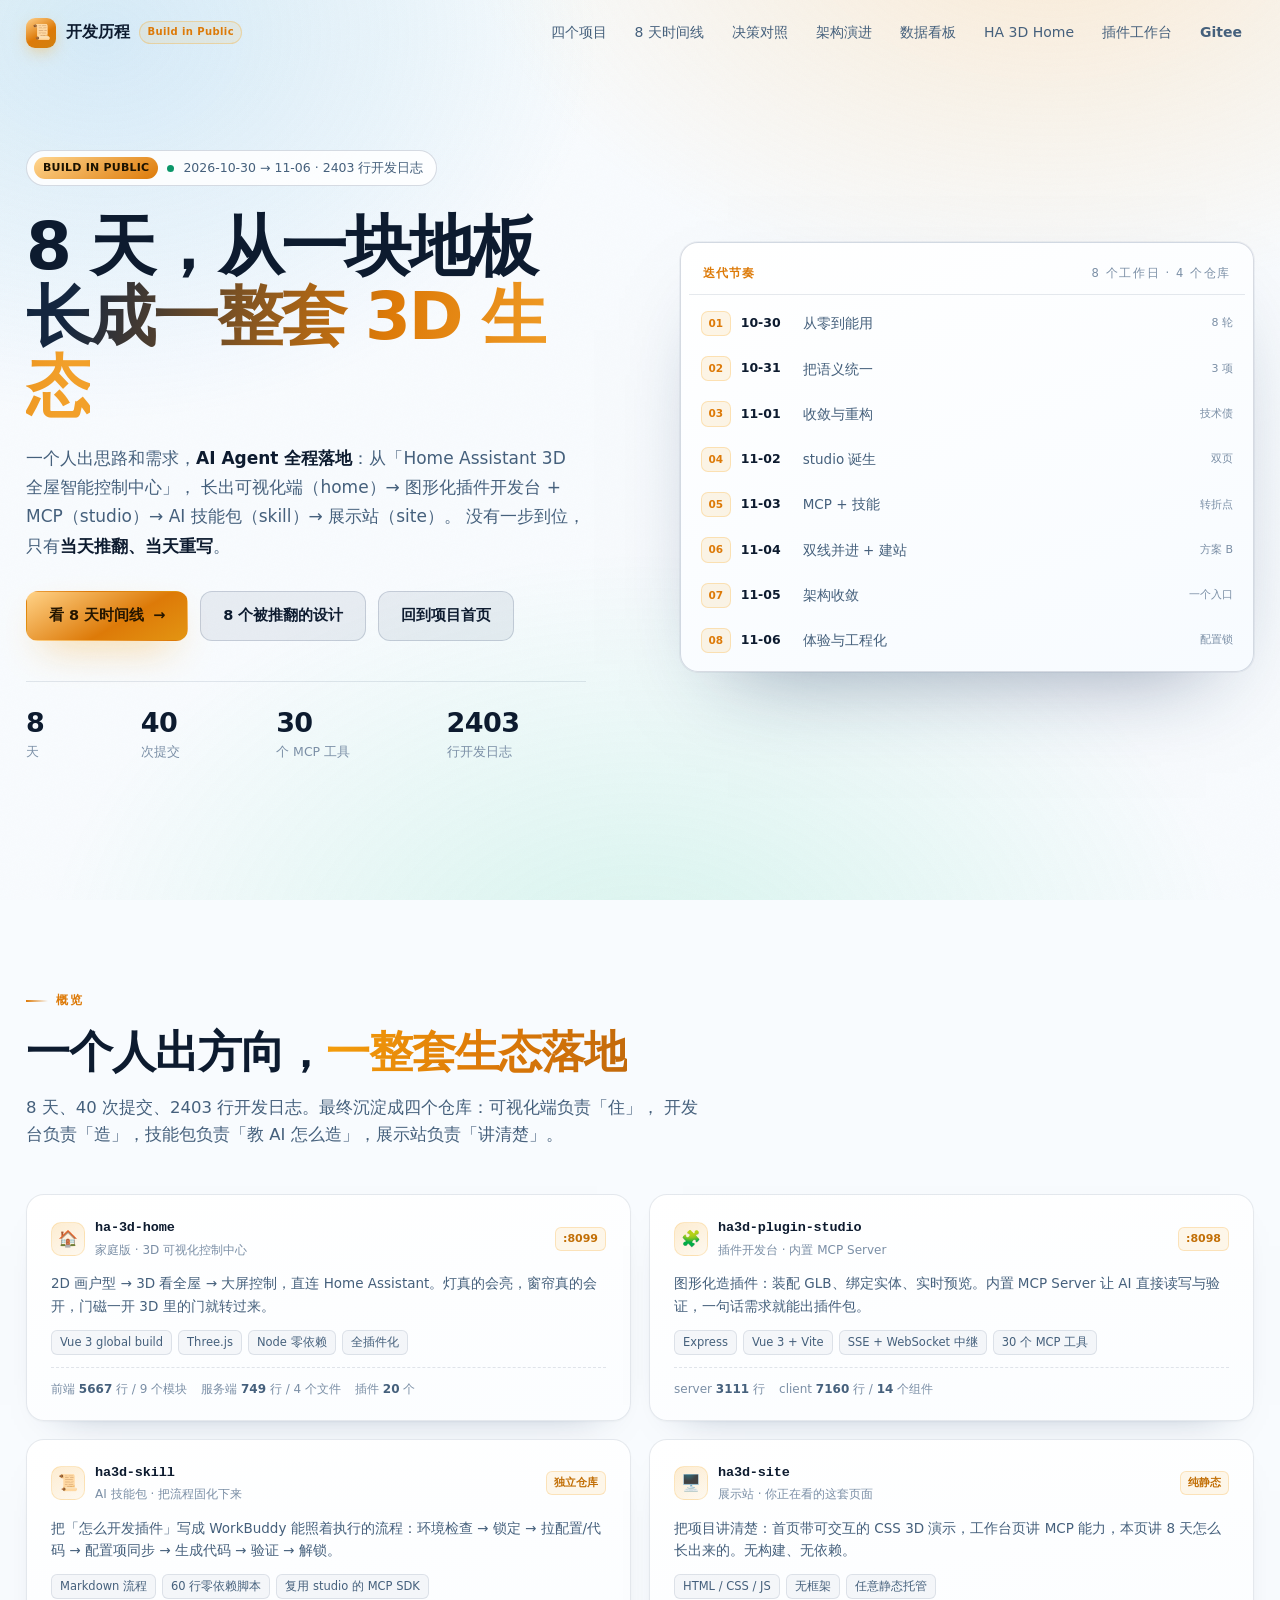
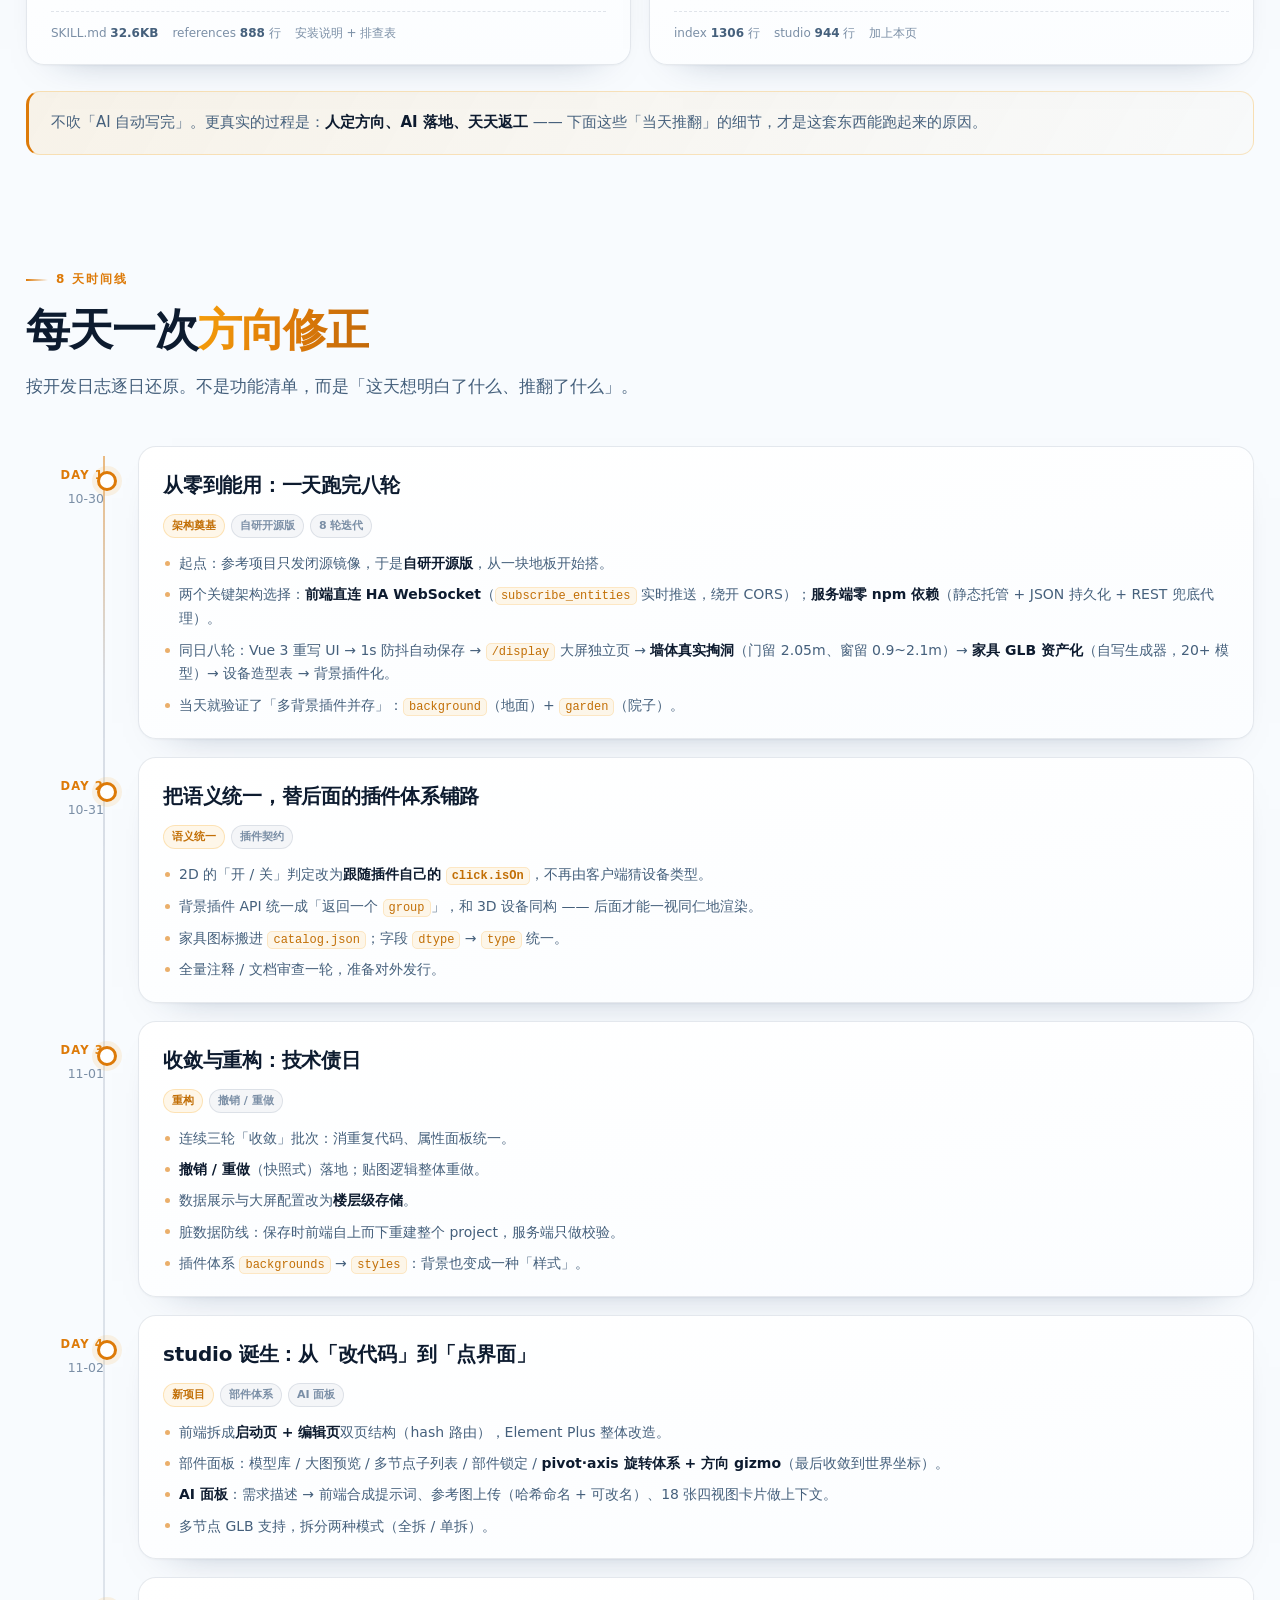
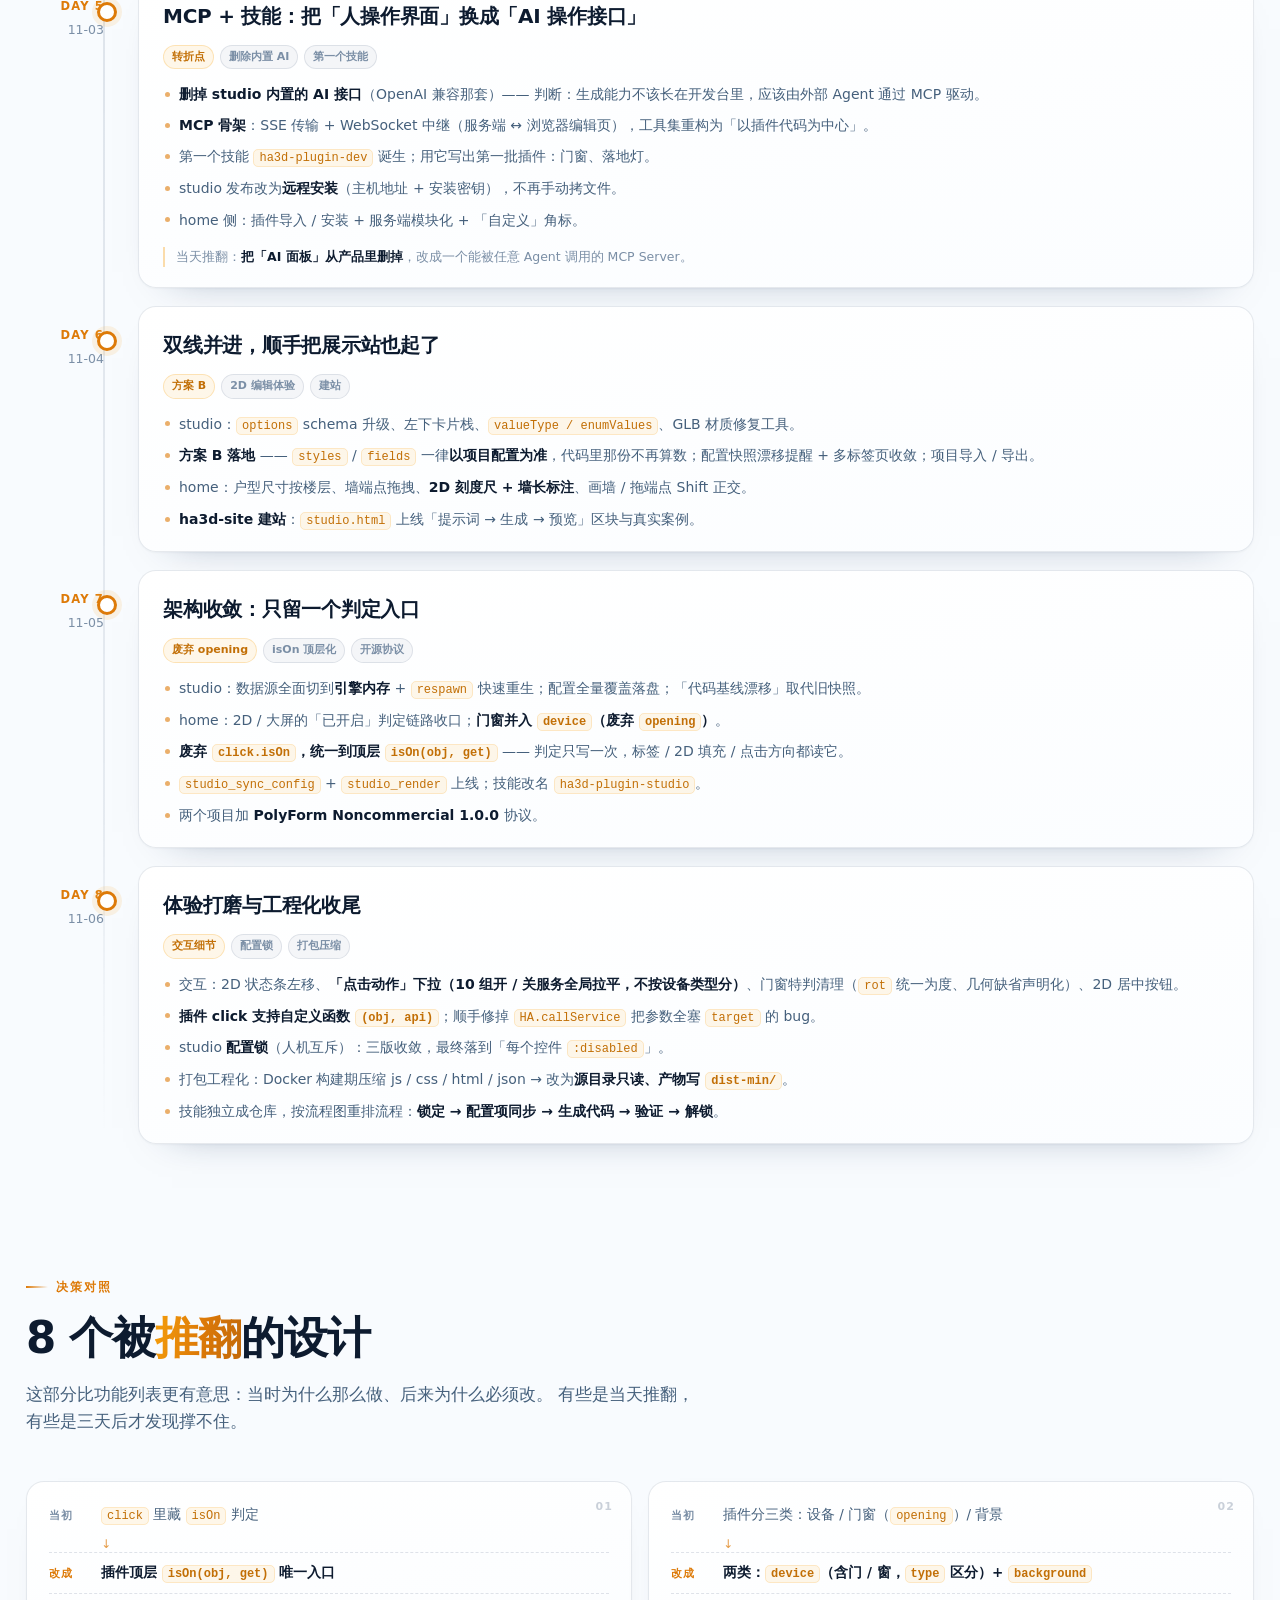
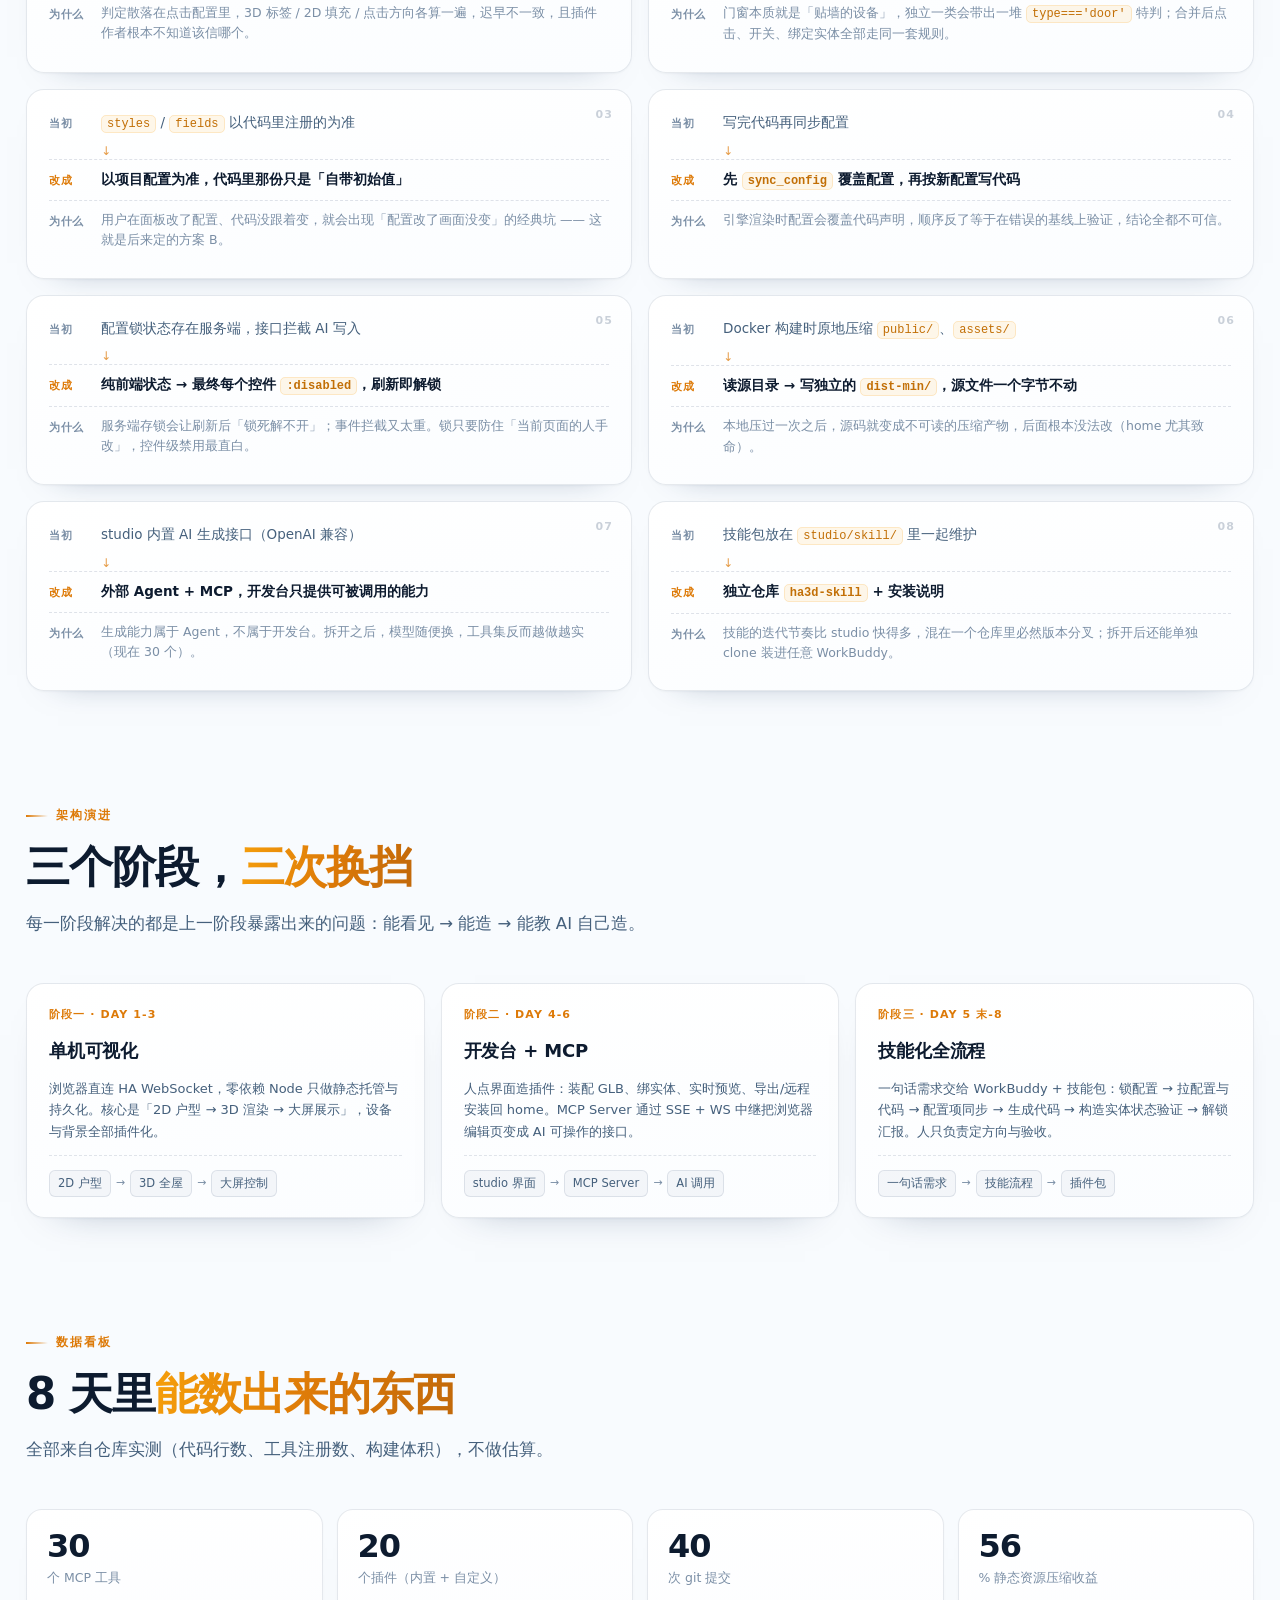
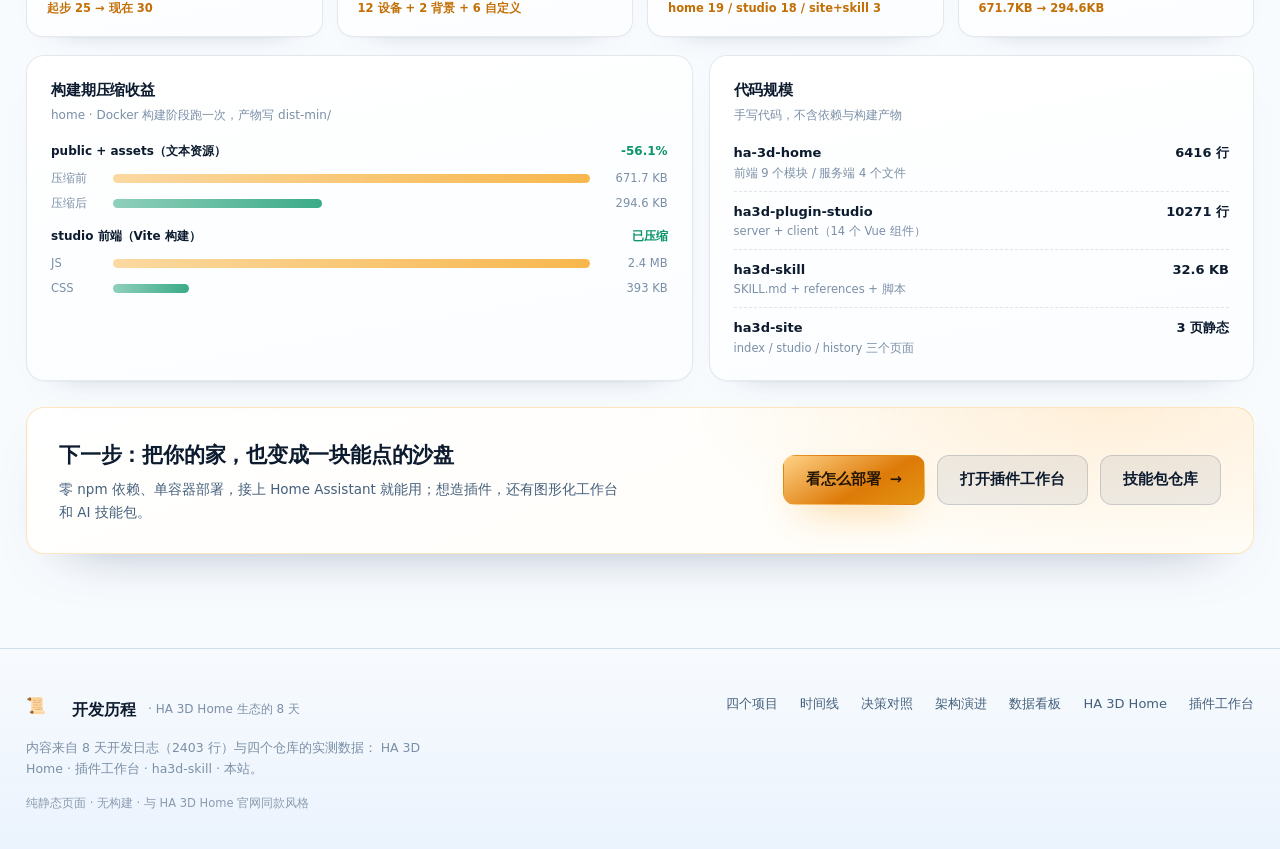
<file: history.html>
<!DOCTYPE html>
<html lang="zh-CN">

<head>
  <meta charset="UTF-8">
  <meta name="viewport" content="width=device-width, initial-scale=1.0">
  <title>开发历程 · HA 3D Home 生态的 8 天</title>
  <meta name="description"
    content="HA 3D Home 生态的 8 天开发历程：8 天、40 次提交、2403 行开发日志、30 个 MCP 工具。人定方向、AI 落地、当天推翻当天改的完整时间线与决策对照。">
  <meta name="theme-color" content="#f7fafd">
  <meta name="color-scheme" content="light">
  <meta property="og:type" content="article">
  <meta property="og:title" content="开发历程 · HA 3D Home 生态的 8 天">
  <meta property="og:description" content="从一块 3D 地板到四个仓库：可视化端、插件开发台、AI 技能包、展示站。8 天时间线与 8 个被推翻的设计。">
  <link rel="icon"
    href="data:image/svg+xml,%3Csvg xmlns='http://www.w3.org/2000/svg' viewBox='0 0 100 100'%3E%3Ctext y='.9em' font-size='90'%3E%F0%9F%93%9C%3C/text%3E%3C/svg%3E">
  <link rel="stylesheet" href="css/style.css?v=20261128">
  <style>
    /* ==========================================================================
       开发历程页（history.html）
       仅本页使用的组件样式：全部沿用 style.css 的变量与卡片语言
       ========================================================================== */

    /* ---------- Hero 右侧：8 天日志清单 ---------- */
    .hx-days {
      border-radius: var(--radius);
      border: 1px solid var(--line-2);
      background: linear-gradient(160deg, #ffffff, #f7fbff);
      box-shadow: 0 40px 90px -48px rgba(18, 44, 84, .5), 0 0 0 1px rgba(18, 44, 84, .05);
      padding: 8px;
    }

    .hx-days-head {
      display: flex;
      align-items: center;
      justify-content: space-between;
      gap: 10px;
      padding: 13px 14px 11px;
      font-size: 11.5px;
      letter-spacing: .14em;
      text-transform: uppercase;
      color: var(--dim);
      border-bottom: 1px solid var(--line);
      margin-bottom: 6px;
    }

    .hx-days-head b {
      color: var(--amber);
      letter-spacing: .1em;
    }

    .hx-daylist {
      list-style: none;
      margin: 0;
      padding: 0;
    }

    .hx-daylist li {
      display: grid;
      grid-template-columns: 30px 52px 1fr auto;
      gap: 10px;
      align-items: center;
      padding: 10px 12px;
      border-radius: 11px;
      transition: background .2s, transform .25s var(--ease);
    }

    .hx-daylist li:hover {
      background: rgba(247, 171, 46, .09);
      transform: translateX(2px);
    }

    .hx-daylist i {
      font-style: normal;
      font-size: 10.5px;
      font-weight: 800;
      color: var(--amber);
      background: rgba(247, 171, 46, .12);
      border: 1px solid rgba(247, 171, 46, .28);
      border-radius: 7px;
      text-align: center;
      padding: 3px 0;
      font-variant-numeric: tabular-nums;
    }

    .hx-daylist b {
      font-size: 12.5px;
      font-weight: 650;
      color: var(--text);
      font-variant-numeric: tabular-nums;
    }

    .hx-daylist span {
      font-size: 13.5px;
      color: var(--text-2);
      overflow: hidden;
      text-overflow: ellipsis;
      white-space: nowrap;
    }

    .hx-daylist em {
      font-style: normal;
      font-size: 11px;
      color: var(--dim);
    }

    /* ---------- 引用块 ---------- */
    .hx-quote {
      margin: 26px 0 0;
      padding: 18px 22px;
      border-radius: 14px;
      border: 1px solid rgba(247, 171, 46, .28);
      border-left: 3px solid var(--amber);
      background: linear-gradient(120deg, rgba(247, 171, 46, .1), rgba(247, 171, 46, .02));
      font-size: 15px;
      color: var(--text-2);
      line-height: 1.72;
    }

    .hx-quote b {
      color: var(--text);
      font-weight: 700;
    }

    /* ---------- 四个项目卡 ---------- */
    .hx-projects {
      display: grid;
      grid-template-columns: repeat(2, 1fr);
      gap: 18px;
    }

    .hx-proj {
      position: relative;
      display: flex;
      flex-direction: column;
      gap: 12px;
      padding: 22px 24px 20px;
      border-radius: var(--radius);
      border: 1px solid var(--line);
      background: linear-gradient(170deg, #ffffff, #fbfdff);
      box-shadow: 0 1px 2px rgba(18, 44, 84, .04), 0 18px 40px -34px rgba(18, 44, 84, .5);
      transition: transform .3s var(--ease), box-shadow .3s var(--ease), border-color .3s;
    }

    .hx-proj:hover {
      transform: translateY(-3px);
      border-color: rgba(247, 171, 46, .38);
      box-shadow: 0 22px 46px -30px rgba(18, 44, 84, .42);
    }

    .hx-proj-top {
      display: flex;
      align-items: center;
      gap: 10px;
    }

    .hx-proj-ic {
      flex: none;
      width: 34px;
      height: 34px;
      display: grid;
      place-items: center;
      border-radius: 10px;
      font-size: 16px;
      background: linear-gradient(150deg, rgba(247, 171, 46, .22), rgba(247, 171, 46, .07));
      border: 1px solid rgba(247, 171, 46, .22);
    }

    .hx-proj-name {
      font-family: "SF Mono", ui-monospace, Menlo, Consolas, monospace;
      font-size: 13.5px;
      font-weight: 650;
      letter-spacing: -.01em;
    }

    .hx-proj-role {
      font-size: 12px;
      color: var(--dim);
      margin-top: 1px;
    }

    .hx-proj-port {
      margin-left: auto;
      flex: none;
      font-size: 11px;
      font-weight: 700;
      color: var(--amber-2);
      background: rgba(247, 171, 46, .1);
      border: 1px solid rgba(247, 171, 46, .26);
      border-radius: 6px;
      padding: 2px 7px;
      font-variant-numeric: tabular-nums;
    }

    .hx-proj p {
      margin: 0;
      font-size: 13.5px;
      line-height: 1.68;
      color: var(--text-2);
    }

    .hx-chips {
      display: flex;
      flex-wrap: wrap;
      gap: 6px;
    }

    .hx-chip {
      font-size: 11.5px;
      color: var(--text-2);
      padding: 2px 8px;
      border-radius: 6px;
      border: 1px solid var(--line);
      background: rgba(18, 44, 84, .035);
    }

    .hx-proj-meta {
      margin-top: auto;
      padding-top: 12px;
      border-top: 1px dashed rgba(18, 44, 84, .12);
      display: flex;
      flex-wrap: wrap;
      gap: 6px 14px;
      font-size: 12px;
      color: var(--dim);
      font-variant-numeric: tabular-nums;
    }

    .hx-proj-meta b {
      color: var(--text-2);
      font-weight: 650;
    }

    /* ---------- 时间线 ---------- */
    .hx-tl {
      position: relative;
      list-style: none;
      margin: 0;
      padding: 0;
    }

    .hx-tl::before {
      content: "";
      position: absolute;
      left: 77px;
      top: 10px;
      bottom: 26px;
      width: 2px;
      background: linear-gradient(180deg, rgba(221, 122, 8, .5), rgba(18, 44, 84, .14) 10%, rgba(18, 44, 84, .08) 86%, transparent);
    }

    .hx-tl-item {
      position: relative;
      display: grid;
      grid-template-columns: 78px 1fr;
      gap: 34px;
      padding-bottom: 18px;
    }

    .hx-tl-item::before {
      content: "";
      position: absolute;
      left: 71px;
      top: 25px;
      width: 14px;
      height: 14px;
      border-radius: 50%;
      background: #ffffff;
      border: 3px solid var(--amber);
      box-shadow: 0 0 0 5px rgba(247, 171, 46, .13);
    }

    .hx-tl-mark {
      text-align: right;
      padding-top: 20px;
    }

    .hx-tl-mark b {
      display: block;
      font-size: 11.5px;
      font-weight: 800;
      letter-spacing: .1em;
      text-transform: uppercase;
      color: var(--amber);
    }

    .hx-tl-mark span {
      font-size: 12.5px;
      color: var(--dim);
      font-variant-numeric: tabular-nums;
    }

    .hx-tl-card {
      padding: 22px 24px 20px;
      border-radius: var(--radius);
      border: 1px solid var(--line);
      background: linear-gradient(170deg, #ffffff, #fbfdff);
      box-shadow: 0 1px 2px rgba(18, 44, 84, .04), 0 18px 40px -34px rgba(18, 44, 84, .5);
      transition: border-color .3s, box-shadow .3s;
    }

    .hx-tl-card:hover {
      border-color: rgba(247, 171, 46, .3);
      box-shadow: 0 24px 48px -34px rgba(18, 44, 84, .5);
    }

    .hx-tl-card h3 {
      font-size: 20px;
      margin: 0 0 12px;
      letter-spacing: -.012em;
    }

    .hx-tags {
      display: flex;
      flex-wrap: wrap;
      gap: 6px;
      margin-bottom: 14px;
    }

    .hx-tag {
      font-size: 11px;
      font-weight: 650;
      padding: 2px 8px;
      border-radius: 99px;
      color: var(--amber-2);
      background: rgba(247, 171, 46, .1);
      border: 1px solid rgba(247, 171, 46, .28);
    }

    .hx-tag.dim {
      color: var(--dim);
      background: rgba(18, 44, 84, .04);
      border-color: var(--line);
    }

    .hx-list {
      list-style: none;
      margin: 0;
      padding: 0;
      display: grid;
      gap: 8px;
    }

    .hx-list li {
      position: relative;
      padding-left: 16px;
      font-size: 14px;
      line-height: 1.66;
      color: var(--text-2);
    }

    .hx-list li::before {
      content: "";
      position: absolute;
      left: 2px;
      top: .64em;
      width: 5px;
      height: 5px;
      border-radius: 50%;
      background: rgba(221, 122, 8, .6);
    }

    .hx-list b,
    .hx-tl-card p b {
      color: var(--text);
      font-weight: 650;
    }

    .hx-list code,
    .hx-note code {
      font-size: 12px;
      color: var(--amber-2);
      background: rgba(247, 171, 46, .1);
      border: 1px solid rgba(247, 171, 46, .2);
      border-radius: 5px;
      padding: 1px 5px;
    }

    .hx-note {
      margin: 15px 0 0;
      padding-left: 11px;
      border-left: 2px solid rgba(247, 171, 46, .4);
      font-size: 12.5px;
      line-height: 1.65;
      color: var(--dim);
    }

    /* ---------- 决策对照 ---------- */
    .hx-dc-grid {
      display: grid;
      grid-template-columns: repeat(2, 1fr);
      gap: 16px;
    }

    .hx-dc {
      position: relative;
      padding: 20px 22px 18px;
      border-radius: var(--radius);
      border: 1px solid var(--line);
      background: linear-gradient(170deg, #ffffff, #fbfdff);
      box-shadow: 0 1px 2px rgba(18, 44, 84, .04), 0 16px 34px -32px rgba(18, 44, 84, .55);
    }

    .hx-dc-n {
      position: absolute;
      right: 18px;
      top: 16px;
      font-size: 11px;
      font-weight: 800;
      letter-spacing: .1em;
      color: rgba(18, 44, 84, .22);
      font-variant-numeric: tabular-nums;
    }

    .hx-row {
      display: grid;
      grid-template-columns: 42px 1fr;
      gap: 10px;
      padding: 9px 0;
      border-top: 1px dashed rgba(18, 44, 84, .13);
    }

    .hx-row:first-of-type {
      border-top: 0;
      padding-top: 2px;
    }

    .hx-row>span {
      font-size: 11px;
      font-weight: 700;
      letter-spacing: .06em;
      color: var(--dim);
      padding-top: 3px;
    }

    .hx-row p {
      margin: 0;
      font-size: 13.5px;
      line-height: 1.62;
      color: var(--text-2);
    }

    .hx-row.new>span {
      color: var(--amber);
    }

    .hx-row.new p {
      color: var(--text);
      font-weight: 600;
    }

    .hx-row.why p {
      font-size: 12.5px;
      color: var(--dim);
    }

    .hx-row code {
      font-size: 12px;
      color: var(--amber-2);
      background: rgba(247, 171, 46, .1);
      border: 1px solid rgba(247, 171, 46, .2);
      border-radius: 5px;
      padding: 1px 5px;
    }

    .hx-dc-arr {
      margin: 2px 0 2px 52px;
      font-size: 12px;
      line-height: 1;
      color: var(--amber);
      opacity: .75;
    }

    /* ---------- 三阶段 ---------- */
    .hx-phases {
      display: grid;
      grid-template-columns: repeat(3, 1fr);
      gap: 16px;
      align-items: stretch;
    }

    .hx-phase {
      display: flex;
      flex-direction: column;
      gap: 12px;
      padding: 22px 22px 20px;
      border-radius: var(--radius);
      border: 1px solid var(--line);
      background: linear-gradient(170deg, #ffffff, #fbfdff);
      box-shadow: 0 1px 2px rgba(18, 44, 84, .04), 0 18px 40px -34px rgba(18, 44, 84, .5);
    }

    .hx-phase-k {
      font-size: 11px;
      font-weight: 800;
      letter-spacing: .1em;
      text-transform: uppercase;
      color: var(--amber);
    }

    .hx-phase h3 {
      margin: 0;
      font-size: 18px;
    }

    .hx-phase p {
      margin: 0;
      font-size: 13px;
      line-height: 1.68;
      color: var(--text-2);
    }

    .hx-flow {
      display: flex;
      flex-wrap: wrap;
      align-items: center;
      gap: 5px;
      margin-top: auto;
      padding-top: 14px;
      border-top: 1px dashed rgba(18, 44, 84, .12);
    }

    .hx-flow span {
      font-size: 11.5px;
      color: var(--text-2);
      padding: 3px 8px;
      border-radius: 6px;
      border: 1px solid var(--line);
      background: rgba(18, 44, 84, .035);
    }

    .hx-flow i {
      font-style: normal;
      font-size: 11px;
      color: var(--dim);
    }

    /* ---------- 数据看板 ---------- */
    .hx-nums {
      display: grid;
      grid-template-columns: repeat(4, 1fr);
      gap: 14px;
      margin-bottom: 18px;
    }

    .hx-num {
      padding: 20px 20px 18px;
      border-radius: 16px;
      border: 1px solid var(--line);
      background: linear-gradient(170deg, #ffffff, #fcfdff);
      box-shadow: 0 1px 2px rgba(18, 44, 84, .04), 0 16px 34px -34px rgba(18, 44, 84, .55);
    }

    .hx-num b {
      display: block;
      font-size: 32px;
      line-height: 1.05;
      font-weight: 800;
      letter-spacing: -.03em;
      font-variant-numeric: tabular-nums;
    }

    .hx-num span {
      display: block;
      margin-top: 4px;
      font-size: 12.5px;
      color: var(--dim);
    }

    .hx-num em {
      display: block;
      margin-top: 10px;
      font-style: normal;
      font-size: 11.5px;
      font-weight: 650;
      color: var(--amber-2);
    }

    .hx-board {
      display: grid;
      grid-template-columns: 1.1fr .9fr;
      gap: 16px;
    }

    .hx-board-card {
      padding: 22px 24px;
      border-radius: var(--radius);
      border: 1px solid var(--line);
      background: linear-gradient(170deg, #ffffff, #fbfdff);
      box-shadow: 0 1px 2px rgba(18, 44, 84, .04), 0 16px 34px -34px rgba(18, 44, 84, .55);
    }

    .hx-board-card h3 {
      font-size: 15px;
      margin: 0 0 4px;
    }

    .hx-board-sub {
      font-size: 12px;
      color: var(--dim);
      margin-bottom: 16px;
    }

    .hx-bar {
      margin-bottom: 14px;
    }

    .hx-bar:last-child {
      margin-bottom: 0;
    }

    .hx-bar-head {
      display: flex;
      justify-content: space-between;
      gap: 10px;
      font-size: 12px;
      color: var(--text-2);
      margin-bottom: 7px;
    }

    .hx-bar-head b {
      font-weight: 650;
      color: var(--text);
    }

    .hx-bar-head em {
      font-style: normal;
      color: var(--green);
      font-weight: 700;
    }

    .hx-bar-row {
      display: grid;
      grid-template-columns: 52px 1fr 68px;
      gap: 10px;
      align-items: center;
      margin-bottom: 6px;
      font-size: 11.5px;
      color: var(--dim);
      font-variant-numeric: tabular-nums;
    }

    .hx-bar-row i {
      display: block;
      height: 9px;
      border-radius: 99px;
      width: var(--w, 100%);
      background: linear-gradient(90deg, rgba(247, 171, 46, .45), rgba(247, 171, 46, .85));
    }

    .hx-bar-row i.ok {
      background: linear-gradient(90deg, rgba(10, 150, 104, .45), rgba(10, 150, 104, .8));
    }

    .hx-bar-row em {
      font-style: normal;
      text-align: right;
    }

    .hx-size {
      list-style: none;
      margin: 0;
      padding: 0;
      display: grid;
      gap: 9px;
    }

    .hx-size li {
      display: grid;
      grid-template-columns: 1fr auto;
      gap: 10px;
      align-items: baseline;
      padding-bottom: 8px;
      border-bottom: 1px dashed rgba(18, 44, 84, .12);
      font-size: 13px;
      color: var(--text-2);
    }

    .hx-size li:last-child {
      border-bottom: 0;
      padding-bottom: 0;
    }

    .hx-size b {
      font-weight: 650;
      color: var(--text);
      font-variant-numeric: tabular-nums;
    }

    .hx-size small {
      display: block;
      font-size: 11.5px;
      color: var(--dim);
    }

    /* ---------- 收尾 CTA ---------- */
    .hx-end {
      display: flex;
      align-items: center;
      justify-content: space-between;
      gap: 24px;
      flex-wrap: wrap;
      padding: 30px 32px;
      border-radius: var(--radius);
      border: 1px solid rgba(247, 171, 46, .3);
      background:
        radial-gradient(600px 220px at 88% 0%, rgba(255, 176, 64, .18), transparent 70%),
        linear-gradient(160deg, #ffffff, #fffdf8);
      box-shadow: 0 24px 60px -42px rgba(18, 44, 84, .55);
    }

    .hx-end h3 {
      margin: 0 0 6px;
      font-size: 21px;
    }

    .hx-end p {
      margin: 0;
      font-size: 13.5px;
      color: var(--text-2);
      max-width: 560px;
    }

    /* ---------- 响应式 ---------- */
    @media (max-width: 1080px) {
      .hx-projects,
      .hx-dc-grid {
        grid-template-columns: 1fr;
      }

      .hx-phases {
        grid-template-columns: 1fr;
      }

      .hx-nums {
        grid-template-columns: repeat(2, 1fr);
      }

      .hx-board {
        grid-template-columns: 1fr;
      }
    }

    @media (max-width: 780px) {
      .hx-days {
        max-width: 520px;
      }

      .hx-tl::before {
        left: 7px;
      }

      .hx-tl-item {
        grid-template-columns: 1fr;
        gap: 8px;
        padding-left: 26px;
      }

      .hx-tl-item::before {
        left: 1px;
        top: 10px;
      }

      .hx-tl-mark {
        text-align: left;
        padding-top: 0;
        display: flex;
        align-items: baseline;
        gap: 8px;
      }

      .hx-tl-mark b {
        display: inline;
      }

      .hx-tl-card {
        padding: 18px 18px 16px;
      }

      .hx-nums {
        grid-template-columns: 1fr;
      }
    }

    @media (prefers-reduced-motion: reduce) {
      .hx-proj,
      .hx-daylist li {
        transition: none;
      }
    }
  </style>
</head>

<body>
  <a class="skip" href="#main">跳到主要内容</a>
  <div class="grain"></div>
  <div class="wrap">

    <!-- ================= 导航 ================= -->
    <nav class="nav" id="nav">
      <div class="nav-in">
        <a class="brand" href="#top">
          <span class="roof">📜</span>
          开发历程
          <small>Build in Public</small>
        </a>
        <div class="nav-links">
          <a href="#projects">四个项目</a>
          <a href="#timeline">8 天时间线</a>
          <a href="#decisions">决策对照</a>
          <a href="#phases">架构演进</a>
          <a href="#numbers">数据看板</a>
          <a href="index.html">HA 3D Home</a>
          <a href="studio.html">插件工作台</a>
          <a href="https://gitee.com/sunhuip/ha-3d-home" target="_blank" rel="noopener" class="nav-gh"
            aria-label="Gitee 源码仓库">Gitee</a>
        </div>
      </div>
    </nav>

    <main id="main">

      <!-- ================= HERO ================= -->
      <header class="hero" id="top">
        <div class="hero-in">
          <div class="hero-copy">
            <div class="eyebrow rv">
              <b>BUILD IN PUBLIC</b>
              <span class="pulse-dot"></span>
              2026-10-30 → 11-06 · 2403 行开发日志
            </div>
            <h1 class="rv" style="--d:.06s">
              8 天，从一块地板<br><span class="grad">长成一整套 3D 生态</span>
            </h1>
            <p class="lede rv" style="--d:.12s">
              一个人出思路和需求，<b>AI Agent 全程落地</b>：从「Home Assistant 3D 全屋智能控制中心」，
              长出可视化端（home）→ 图形化插件开发台 + MCP（studio）→ AI 技能包（skill）→ 展示站（site）。
              没有一步到位，只有<b>当天推翻、当天重写</b>。
            </p>
            <div class="cta-row rv" style="--d:.18s">
              <a class="btn primary" href="#timeline">看 8 天时间线 <span class="ar">→</span></a>
              <a class="btn" href="#decisions">8 个被推翻的设计</a>
              <a class="btn" href="index.html">回到项目首页</a>
            </div>
            <div class="stats rv" style="--d:.27s">
              <div class="stat"><b data-count="8">8</b><span>天</span></div>
              <div class="stat"><b data-count="40">40</b><span>次提交</span></div>
              <div class="stat"><b data-count="30">30</b><span>个 MCP 工具</span></div>
              <div class="stat"><b data-count="2403">2403</b><span>行开发日志</span></div>
            </div>
          </div>

          <div class="hero-art rv" style="--d:.1s">
            <div class="hx-days">
              <div class="hx-days-head">
                <b>迭代节奏</b>
                <span>8 个工作日 · 4 个仓库</span>
              </div>
              <ol class="hx-daylist">
                <li><i>01</i><b>10-30</b><span>从零到能用</span><em>8 轮</em></li>
                <li><i>02</i><b>10-31</b><span>把语义统一</span><em>3 项</em></li>
                <li><i>03</i><b>11-01</b><span>收敛与重构</span><em>技术债</em></li>
                <li><i>04</i><b>11-02</b><span>studio 诞生</span><em>双页</em></li>
                <li><i>05</i><b>11-03</b><span>MCP + 技能</span><em>转折点</em></li>
                <li><i>06</i><b>11-04</b><span>双线并进 + 建站</span><em>方案 B</em></li>
                <li><i>07</i><b>11-05</b><span>架构收敛</span><em>一个入口</em></li>
                <li><i>08</i><b>11-06</b><span>体验与工程化</span><em>配置锁</em></li>
              </ol>
            </div>
          </div>
        </div>

        <div class="tech-strip rv" style="--d:.3s">
          <span>记录来源</span>
          <span class="dotline"></span>
          <span>8 天开发日志</span><span>git 提交</span><span>四个仓库实测</span>
          <span>代码量 / 工具数 / 压缩收益</span>
        </div>
      </header>

      <!-- ================= 四个项目 ================= -->
      <section id="projects">
        <div class="sec">
          <div class="sec-head rv">
            <div class="kicker">概览</div>
            <h2>一个人出方向，<em>一整套生态落地</em></h2>
            <p class="sec-sub">
              8 天、40 次提交、2403 行开发日志。最终沉淀成四个仓库：可视化端负责「住」，
              开发台负责「造」，技能包负责「教 AI 怎么造」，展示站负责「讲清楚」。
            </p>
          </div>

          <div class="hx-projects">
            <article class="hx-proj rv">
              <div class="hx-proj-top">
                <span class="hx-proj-ic">🏠</span>
                <div>
                  <div class="hx-proj-name">ha-3d-home</div>
                  <div class="hx-proj-role">家庭版 · 3D 可视化控制中心</div>
                </div>
                <span class="hx-proj-port">:8099</span>
              </div>
              <p>2D 画户型 → 3D 看全屋 → 大屏控制，直连 Home Assistant。灯真的会亮，窗帘真的会开，门磁一开 3D 里的门就转过来。</p>
              <div class="hx-chips">
                <span class="hx-chip">Vue 3 global build</span>
                <span class="hx-chip">Three.js</span>
                <span class="hx-chip">Node 零依赖</span>
                <span class="hx-chip">全插件化</span>
              </div>
              <div class="hx-proj-meta">
                <span>前端 <b>5667</b> 行 / 9 个模块</span>
                <span>服务端 <b>749</b> 行 / 4 个文件</span>
                <span>插件 <b>20</b> 个</span>
              </div>
            </article>

            <article class="hx-proj rv" style="--d:.06s">
              <div class="hx-proj-top">
                <span class="hx-proj-ic">🧩</span>
                <div>
                  <div class="hx-proj-name">ha3d-plugin-studio</div>
                  <div class="hx-proj-role">插件开发台 · 内置 MCP Server</div>
                </div>
                <span class="hx-proj-port">:8098</span>
              </div>
              <p>图形化造插件：装配 GLB、绑定实体、实时预览。内置 MCP Server 让 AI 直接读写与验证，一句话需求就能出插件包。</p>
              <div class="hx-chips">
                <span class="hx-chip">Express</span>
                <span class="hx-chip">Vue 3 + Vite</span>
                <span class="hx-chip">SSE + WebSocket 中继</span>
                <span class="hx-chip">30 个 MCP 工具</span>
              </div>
              <div class="hx-proj-meta">
                <span>server <b>3111</b> 行</span>
                <span>client <b>7160</b> 行 / <b>14</b> 个组件</span>
              </div>
            </article>

            <article class="hx-proj rv" style="--d:.12s">
              <div class="hx-proj-top">
                <span class="hx-proj-ic">📜</span>
                <div>
                  <div class="hx-proj-name">ha3d-skill</div>
                  <div class="hx-proj-role">AI 技能包 · 把流程固化下来</div>
                </div>
                <span class="hx-proj-port">独立仓库</span>
              </div>
              <p>把「怎么开发插件」写成 WorkBuddy 能照着执行的流程：环境检查 → 锁定 → 拉配置/代码 → 配置项同步 → 生成代码 → 验证 → 解锁。</p>
              <div class="hx-chips">
                <span class="hx-chip">Markdown 流程</span>
                <span class="hx-chip">60 行零依赖脚本</span>
                <span class="hx-chip">复用 studio 的 MCP SDK</span>
              </div>
              <div class="hx-proj-meta">
                <span>SKILL.md <b>32.6KB</b></span>
                <span>references <b>888</b> 行</span>
                <span>安装说明 + 排查表</span>
              </div>
            </article>

            <article class="hx-proj rv" style="--d:.18s">
              <div class="hx-proj-top">
                <span class="hx-proj-ic">🖥️</span>
                <div>
                  <div class="hx-proj-name">ha3d-site</div>
                  <div class="hx-proj-role">展示站 · 你正在看的这套页面</div>
                </div>
                <span class="hx-proj-port">纯静态</span>
              </div>
              <p>把项目讲清楚：首页带可交互的 CSS 3D 演示，工作台页讲 MCP 能力，本页讲 8 天怎么长出来的。无构建、无依赖。</p>
              <div class="hx-chips">
                <span class="hx-chip">HTML / CSS / JS</span>
                <span class="hx-chip">无框架</span>
                <span class="hx-chip">任意静态托管</span>
              </div>
              <div class="hx-proj-meta">
                <span>index <b>1306</b> 行</span>
                <span>studio <b>944</b> 行</span>
                <span>加上本页</span>
              </div>
            </article>
          </div>

          <blockquote class="hx-quote rv">
            不吹「AI 自动写完」。更真实的过程是：<b>人定方向、AI 落地、天天返工</b> ——
            下面这些「当天推翻」的细节，才是这套东西能跑起来的原因。
          </blockquote>
        </div>
      </section>

      <!-- ================= 时间线 ================= -->
      <section id="timeline">
        <div class="sec">
          <div class="sec-head rv">
            <div class="kicker">8 天时间线</div>
            <h2>每天一次<em>方向修正</em></h2>
            <p class="sec-sub">
              按开发日志逐日还原。不是功能清单，而是「这天想明白了什么、推翻了什么」。
            </p>
          </div>

          <ol class="hx-tl">
            <li class="hx-tl-item rv">
              <div class="hx-tl-mark">
                <b>Day 1</b>
                <span>10-30</span>
              </div>
              <div class="hx-tl-card">
                <h3>从零到能用：一天跑完八轮</h3>
                <div class="hx-tags">
                  <span class="hx-tag">架构奠基</span>
                  <span class="hx-tag dim">自研开源版</span>
                  <span class="hx-tag dim">8 轮迭代</span>
                </div>
                <ul class="hx-list">
                  <li>起点：参考项目只发闭源镜像，于是<b>自研开源版</b>，从一块地板开始搭。</li>
                  <li>两个关键架构选择：<b>前端直连 HA WebSocket</b>（<code>subscribe_entities</code> 实时推送，绕开 CORS）；<b>服务端零 npm 依赖</b>（静态托管 + JSON 持久化 + REST 兜底代理）。</li>
                  <li>同日八轮：Vue 3 重写 UI → 1s 防抖自动保存 → <code>/display</code> 大屏独立页 → <b>墙体真实掏洞</b>（门留 2.05m、窗留 0.9~2.1m）→ <b>家具 GLB 资产化</b>（自写生成器，20+ 模型）→ 设备造型表 → 背景插件化。</li>
                  <li>当天就验证了「多背景插件并存」：<code>background</code>（地面）+ <code>garden</code>（院子）。</li>
                </ul>
              </div>
            </li>

            <li class="hx-tl-item rv">
              <div class="hx-tl-mark">
                <b>Day 2</b>
                <span>10-31</span>
              </div>
              <div class="hx-tl-card">
                <h3>把语义统一，替后面的插件体系铺路</h3>
                <div class="hx-tags">
                  <span class="hx-tag">语义统一</span>
                  <span class="hx-tag dim">插件契约</span>
                </div>
                <ul class="hx-list">
                  <li>2D 的「开 / 关」判定改为<b>跟随插件自己的 <code>click.isOn</code></b>，不再由客户端猜设备类型。</li>
                  <li>背景插件 API 统一成「返回一个 <code>group</code>」，和 3D 设备同构 —— 后面才能一视同仁地渲染。</li>
                  <li>家具图标搬进 <code>catalog.json</code>；字段 <code>dtype</code> → <code>type</code> 统一。</li>
                  <li>全量注释 / 文档审查一轮，准备对外发行。</li>
                </ul>
              </div>
            </li>

            <li class="hx-tl-item rv">
              <div class="hx-tl-mark">
                <b>Day 3</b>
                <span>11-01</span>
              </div>
              <div class="hx-tl-card">
                <h3>收敛与重构：技术债日</h3>
                <div class="hx-tags">
                  <span class="hx-tag">重构</span>
                  <span class="hx-tag dim">撤销 / 重做</span>
                </div>
                <ul class="hx-list">
                  <li>连续三轮「收敛」批次：消重复代码、属性面板统一。</li>
                  <li><b>撤销 / 重做</b>（快照式）落地；贴图逻辑整体重做。</li>
                  <li>数据展示与大屏配置改为<b>楼层级存储</b>。</li>
                  <li>脏数据防线：保存时前端自上而下重建整个 project，服务端只做校验。</li>
                  <li>插件体系 <code>backgrounds</code> → <code>styles</code>：背景也变成一种「样式」。</li>
                </ul>
              </div>
            </li>

            <li class="hx-tl-item rv">
              <div class="hx-tl-mark">
                <b>Day 4</b>
                <span>11-02</span>
              </div>
              <div class="hx-tl-card">
                <h3>studio 诞生：从「改代码」到「点界面」</h3>
                <div class="hx-tags">
                  <span class="hx-tag">新项目</span>
                  <span class="hx-tag dim">部件体系</span>
                  <span class="hx-tag dim">AI 面板</span>
                </div>
                <ul class="hx-list">
                  <li>前端拆成<b>启动页 + 编辑页</b>双页结构（hash 路由），Element Plus 整体改造。</li>
                  <li>部件面板：模型库 / 大图预览 / 多节点子列表 / 部件锁定 / <b>pivot·axis 旋转体系 + 方向 gizmo</b>（最后收敛到世界坐标）。</li>
                  <li><b>AI 面板</b>：需求描述 → 前端合成提示词、参考图上传（哈希命名 + 可改名）、18 张四视图卡片做上下文。</li>
                  <li>多节点 GLB 支持，拆分两种模式（全拆 / 单拆）。</li>
                </ul>
              </div>
            </li>

            <li class="hx-tl-item rv">
              <div class="hx-tl-mark">
                <b>Day 5</b>
                <span>11-03</span>
              </div>
              <div class="hx-tl-card">
                <h3>MCP + 技能：把「人操作界面」换成「AI 操作接口」</h3>
                <div class="hx-tags">
                  <span class="hx-tag">转折点</span>
                  <span class="hx-tag dim">删除内置 AI</span>
                  <span class="hx-tag dim">第一个技能</span>
                </div>
                <ul class="hx-list">
                  <li><b>删掉 studio 内置的 AI 接口</b>（OpenAI 兼容那套）—— 判断：生成能力不该长在开发台里，应该由外部 Agent 通过 MCP 驱动。</li>
                  <li><b>MCP 骨架</b>：SSE 传输 + WebSocket 中继（服务端 ↔ 浏览器编辑页），工具集重构为「以插件代码为中心」。</li>
                  <li>第一个技能 <code>ha3d-plugin-dev</code> 诞生；用它写出第一批插件：门窗、落地灯。</li>
                  <li>studio 发布改为<b>远程安装</b>（主机地址 + 安装密钥），不再手动拷文件。</li>
                  <li>home 侧：插件导入 / 安装 + 服务端模块化 + 「自定义」角标。</li>
                </ul>
                <p class="hx-note">当天推翻：<b>把「AI 面板」从产品里删掉</b>，改成一个能被任意 Agent 调用的 MCP Server。</p>
              </div>
            </li>

            <li class="hx-tl-item rv">
              <div class="hx-tl-mark">
                <b>Day 6</b>
                <span>11-04</span>
              </div>
              <div class="hx-tl-card">
                <h3>双线并进，顺手把展示站也起了</h3>
                <div class="hx-tags">
                  <span class="hx-tag">方案 B</span>
                  <span class="hx-tag dim">2D 编辑体验</span>
                  <span class="hx-tag dim">建站</span>
                </div>
                <ul class="hx-list">
                  <li>studio：<code>options</code> schema 升级、左下卡片栈、<code>valueType / enumValues</code>、GLB 材质修复工具。</li>
                  <li><b>方案 B 落地</b> —— <code>styles</code> / <code>fields</code> 一律<b>以项目配置为准</b>，代码里那份不再算数；配置快照漂移提醒 + 多标签页收敛；项目导入 / 导出。</li>
                  <li>home：户型尺寸按楼层、墙端点拖拽、<b>2D 刻度尺 + 墙长标注</b>、画墙 / 拖端点 Shift 正交。</li>
                  <li><b>ha3d-site 建站</b>：<code>studio.html</code> 上线「提示词 → 生成 → 预览」区块与真实案例。</li>
                </ul>
              </div>
            </li>

            <li class="hx-tl-item rv">
              <div class="hx-tl-mark">
                <b>Day 7</b>
                <span>11-05</span>
              </div>
              <div class="hx-tl-card">
                <h3>架构收敛：只留一个判定入口</h3>
                <div class="hx-tags">
                  <span class="hx-tag">废弃 opening</span>
                  <span class="hx-tag dim">isOn 顶层化</span>
                  <span class="hx-tag dim">开源协议</span>
                </div>
                <ul class="hx-list">
                  <li>studio：数据源全面切到<b>引擎内存</b> + <code>respawn</code> 快速重生；配置全量覆盖落盘；「代码基线漂移」取代旧快照。</li>
                  <li>home：2D / 大屏的「已开启」判定链路收口；<b>门窗并入 <code>device</code>（废弃 <code>opening</code>）</b>。</li>
                  <li><b>废弃 <code>click.isOn</code>，统一到顶层 <code>isOn(obj, get)</code></b> —— 判定只写一次，标签 / 2D 填充 / 点击方向都读它。</li>
                  <li><code>studio_sync_config</code> + <code>studio_render</code> 上线；技能改名 <code>ha3d-plugin-studio</code>。</li>
                  <li>两个项目加 <b>PolyForm Noncommercial 1.0.0</b> 协议。</li>
                </ul>
              </div>
            </li>

            <li class="hx-tl-item rv">
              <div class="hx-tl-mark">
                <b>Day 8</b>
                <span>11-06</span>
              </div>
              <div class="hx-tl-card">
                <h3>体验打磨与工程化收尾</h3>
                <div class="hx-tags">
                  <span class="hx-tag">交互细节</span>
                  <span class="hx-tag dim">配置锁</span>
                  <span class="hx-tag dim">打包压缩</span>
                </div>
                <ul class="hx-list">
                  <li>交互：2D 状态条左移、<b>「点击动作」下拉（10 组开 / 关服务全局拉平，不按设备类型分）</b>、门窗特判清理（<code>rot</code> 统一为度、几何缺省声明化）、2D 居中按钮。</li>
                  <li><b>插件 click 支持自定义函数 <code>(obj, api)</code></b>；顺手修掉 <code>HA.callService</code> 把参数全塞 <code>target</code> 的 bug。</li>
                  <li>studio <b>配置锁</b>（人机互斥）：三版收敛，最终落到「每个控件 <code>:disabled</code>」。</li>
                  <li>打包工程化：Docker 构建期压缩 js / css / html / json → 改为<b>源目录只读、产物写 <code>dist-min/</code></b>。</li>
                  <li>技能独立成仓库，按流程图重排流程：<b>锁定 → 配置项同步 → 生成代码 → 验证 → 解锁</b>。</li>
                </ul>
              </div>
            </li>
          </ol>
        </div>
      </section>

      <!-- ================= 决策对照 ================= -->
      <section id="decisions">
        <div class="sec">
          <div class="sec-head rv">
            <div class="kicker">决策对照</div>
            <h2>8 个被<em>推翻</em>的设计</h2>
            <p class="sec-sub">
              这部分比功能列表更有意思：当时为什么那么做、后来为什么必须改。
              有些是当天推翻，有些是三天后才发现撑不住。
            </p>
          </div>

          <div class="hx-dc-grid">
            <article class="hx-dc rv">
              <span class="hx-dc-n">01</span>
              <div class="hx-row old"><span>当初</span>
                <p><code>click</code> 里藏 <code>isOn</code> 判定</p>
              </div>
              <div class="hx-dc-arr">↓</div>
              <div class="hx-row new"><span>改成</span>
                <p>插件顶层 <code>isOn(obj, get)</code> 唯一入口</p>
              </div>
              <div class="hx-row why"><span>为什么</span>
                <p>判定散落在点击配置里，3D 标签 / 2D 填充 / 点击方向各算一遍，迟早不一致，且插件作者根本不知道该信哪个。</p>
              </div>
            </article>

            <article class="hx-dc rv" style="--d:.05s">
              <span class="hx-dc-n">02</span>
              <div class="hx-row old"><span>当初</span>
                <p>插件分三类：设备 / 门窗（<code>opening</code>）/ 背景</p>
              </div>
              <div class="hx-dc-arr">↓</div>
              <div class="hx-row new"><span>改成</span>
                <p>两类：<code>device</code>（含门 / 窗，<code>type</code> 区分）+ <code>background</code></p>
              </div>
              <div class="hx-row why"><span>为什么</span>
                <p>门窗本质就是「贴墙的设备」，独立一类会带出一堆 <code>type==='door'</code> 特判；合并后点击、开关、绑定实体全部走同一套规则。</p>
              </div>
            </article>

            <article class="hx-dc rv" style="--d:.1s">
              <span class="hx-dc-n">03</span>
              <div class="hx-row old"><span>当初</span>
                <p><code>styles</code> / <code>fields</code> 以代码里注册的为准</p>
              </div>
              <div class="hx-dc-arr">↓</div>
              <div class="hx-row new"><span>改成</span>
                <p>以<b>项目配置</b>为准，代码里那份只是「自带初始值」</p>
              </div>
              <div class="hx-row why"><span>为什么</span>
                <p>用户在面板改了配置、代码没跟着变，就会出现「配置改了画面没变」的经典坑 —— 这就是后来定的方案 B。</p>
              </div>
            </article>

            <article class="hx-dc rv" style="--d:.15s">
              <span class="hx-dc-n">04</span>
              <div class="hx-row old"><span>当初</span>
                <p>写完代码再同步配置</p>
              </div>
              <div class="hx-dc-arr">↓</div>
              <div class="hx-row new"><span>改成</span>
                <p><b>先 <code>sync_config</code> 覆盖配置，再按新配置写代码</b></p>
              </div>
              <div class="hx-row why"><span>为什么</span>
                <p>引擎渲染时配置会覆盖代码声明，顺序反了等于在错误的基线上验证，结论全都不可信。</p>
              </div>
            </article>

            <article class="hx-dc rv" style="--d:.2s">
              <span class="hx-dc-n">05</span>
              <div class="hx-row old"><span>当初</span>
                <p>配置锁状态存在服务端，接口拦截 AI 写入</p>
              </div>
              <div class="hx-dc-arr">↓</div>
              <div class="hx-row new"><span>改成</span>
                <p>纯前端状态 → 最终<b>每个控件 <code>:disabled</code></b>，刷新即解锁</p>
              </div>
              <div class="hx-row why"><span>为什么</span>
                <p>服务端存锁会让刷新后「锁死解不开」；事件拦截又太重。锁只要防住「当前页面的人手改」，控件级禁用最直白。</p>
              </div>
            </article>

            <article class="hx-dc rv" style="--d:.25s">
              <span class="hx-dc-n">06</span>
              <div class="hx-row old"><span>当初</span>
                <p>Docker 构建时原地压缩 <code>public/</code>、<code>assets/</code></p>
              </div>
              <div class="hx-dc-arr">↓</div>
              <div class="hx-row new"><span>改成</span>
                <p>读源目录 → 写独立的 <code>dist-min/</code>，源文件一个字节不动</p>
              </div>
              <div class="hx-row why"><span>为什么</span>
                <p>本地压过一次之后，源码就变成不可读的压缩产物，后面根本没法改（home 尤其致命）。</p>
              </div>
            </article>

            <article class="hx-dc rv" style="--d:.3s">
              <span class="hx-dc-n">07</span>
              <div class="hx-row old"><span>当初</span>
                <p>studio 内置 AI 生成接口（OpenAI 兼容）</p>
              </div>
              <div class="hx-dc-arr">↓</div>
              <div class="hx-row new"><span>改成</span>
                <p>外部 Agent + MCP，开发台只提供<b>可被调用的能力</b></p>
              </div>
              <div class="hx-row why"><span>为什么</span>
                <p>生成能力属于 Agent，不属于开发台。拆开之后，模型随便换，工具集反而越做越实（现在 30 个）。</p>
              </div>
            </article>

            <article class="hx-dc rv" style="--d:.35s">
              <span class="hx-dc-n">08</span>
              <div class="hx-row old"><span>当初</span>
                <p>技能包放在 <code>studio/skill/</code> 里一起维护</p>
              </div>
              <div class="hx-dc-arr">↓</div>
              <div class="hx-row new"><span>改成</span>
                <p>独立仓库 <code>ha3d-skill</code> + 安装说明</p>
              </div>
              <div class="hx-row why"><span>为什么</span>
                <p>技能的迭代节奏比 studio 快得多，混在一个仓库里必然版本分叉；拆开后还能单独 clone 装进任意 WorkBuddy。</p>
              </div>
            </article>
          </div>
        </div>
      </section>

      <!-- ================= 三阶段 ================= -->
      <section id="phases">
        <div class="sec">
          <div class="sec-head rv">
            <div class="kicker">架构演进</div>
            <h2>三个阶段，<em>三次换挡</em></h2>
            <p class="sec-sub">
              每一阶段解决的都是上一阶段暴露出来的问题：能看见 → 能造 → 能教 AI 自己造。
            </p>
          </div>

          <div class="hx-phases">
            <article class="hx-phase rv">
              <div class="hx-phase-k">阶段一 · Day 1-3</div>
              <h3>单机可视化</h3>
              <p>浏览器直连 HA WebSocket，零依赖 Node 只做静态托管与持久化。核心是「2D 户型 → 3D 渲染 → 大屏展示」，设备与背景全部插件化。</p>
              <div class="hx-flow">
                <span>2D 户型</span><i>→</i><span>3D 全屋</span><i>→</i><span>大屏控制</span>
              </div>
            </article>

            <article class="hx-phase rv" style="--d:.08s">
              <div class="hx-phase-k">阶段二 · Day 4-6</div>
              <h3>开发台 + MCP</h3>
              <p>人点界面造插件：装配 GLB、绑实体、实时预览、导出/远程安装回 home。MCP Server 通过 SSE + WS 中继把浏览器编辑页变成 AI 可操作的接口。</p>
              <div class="hx-flow">
                <span>studio 界面</span><i>→</i><span>MCP Server</span><i>→</i><span>AI 调用</span>
              </div>
            </article>

            <article class="hx-phase rv" style="--d:.16s">
              <div class="hx-phase-k">阶段三 · Day 5 末-8</div>
              <h3>技能化全流程</h3>
              <p>一句话需求交给 WorkBuddy + 技能包：锁配置 → 拉配置与代码 → 配置项同步 → 生成代码 → 构造实体状态验证 → 解锁汇报。人只负责定方向与验收。</p>
              <div class="hx-flow">
                <span>一句话需求</span><i>→</i><span>技能流程</span><i>→</i><span>插件包</span>
              </div>
            </article>
          </div>
        </div>
      </section>

      <!-- ================= 数据看板 ================= -->
      <section id="numbers">
        <div class="sec">
          <div class="sec-head rv">
            <div class="kicker">数据看板</div>
            <h2>8 天里<em>能数出来的东西</em></h2>
            <p class="sec-sub">全部来自仓库实测（代码行数、工具注册数、构建体积），不做估算。</p>
          </div>

          <div class="hx-nums">
            <div class="hx-num rv"><b data-count="30">30</b><span>个 MCP 工具</span><em>起步 25 → 现在 30</em></div>
            <div class="hx-num rv" style="--d:.05s"><b data-count="20">20</b><span>个插件（内置 + 自定义）</span><em>12 设备 + 2 背景 + 6 自定义</em></div>
            <div class="hx-num rv" style="--d:.1s"><b data-count="40">40</b><span>次 git 提交</span><em>home 19 / studio 18 / site+skill 3</em></div>
            <div class="hx-num rv" style="--d:.15s"><b data-count="56">56</b><span>% 静态资源压缩收益</span><em>671.7KB → 294.6KB</em></div>
          </div>

          <div class="hx-board">
            <div class="hx-board-card rv">
              <h3>构建期压缩收益</h3>
              <div class="hx-board-sub">home · Docker 构建阶段跑一次，产物写 dist-min/</div>

              <div class="hx-bar">
                <div class="hx-bar-head"><b>public + assets（文本资源）</b><em>-56.1%</em></div>
                <div class="hx-bar-row"><span>压缩前</span><i style="--w:100%"></i><em>671.7 KB</em></div>
                <div class="hx-bar-row"><span>压缩后</span><i class="ok" style="--w:43.9%"></i><em>294.6 KB</em></div>
              </div>

              <div class="hx-bar">
                <div class="hx-bar-head"><b>studio 前端（Vite 构建）</b><em>已压缩</em></div>
                <div class="hx-bar-row"><span>JS</span><i style="--w:100%"></i><em>2.4 MB</em></div>
                <div class="hx-bar-row"><span>CSS</span><i class="ok" style="--w:16%"></i><em>393 KB</em></div>
              </div>
            </div>

            <div class="hx-board-card rv" style="--d:.06s">
              <h3>代码规模</h3>
              <div class="hx-board-sub">手写代码，不含依赖与构建产物</div>
              <ul class="hx-size">
                <li><span><b>ha-3d-home</b><small>前端 9 个模块 / 服务端 4 个文件</small></span><b>6416 行</b></li>
                <li><span><b>ha3d-plugin-studio</b><small>server + client（14 个 Vue 组件）</small></span><b>10271 行</b></li>
                <li><span><b>ha3d-skill</b><small>SKILL.md + references + 脚本</small></span><b>32.6 KB</b></li>
                <li><span><b>ha3d-site</b><small>index / studio / history 三个页面</small></span><b>3 页静态</b></li>
              </ul>
            </div>
          </div>

          <div class="hx-end rv" style="margin-top:26px">
            <div>
              <h3>下一步：把你的家，也变成一块能点的沙盘</h3>
              <p>零 npm 依赖、单容器部署，接上 Home Assistant 就能用；想造插件，还有图形化工作台和 AI 技能包。</p>
            </div>
            <div class="cta-row" style="margin:0">
              <a class="btn primary" href="index.html#deploy">看怎么部署 <span class="ar">→</span></a>
              <a class="btn" href="studio.html">打开插件工作台</a>
              <a class="btn" href="https://gitee.com/sunhuip/ha3d-skill" target="_blank" rel="noopener">技能包仓库</a>
            </div>
          </div>
        </div>
      </section>

    </main>

    <!-- ================= 页脚 ================= -->
    <footer>
      <div class="foot-in">
        <div>
          <div class="foot-brand">
            <span class="roof">📜</span>
            <b style="font-size:16px">开发历程</b>
            <span class="muted" style="font-size:12px">· HA 3D Home 生态的 8 天</span>
          </div>
          <div class="foot-note">
            内容来自 8 天开发日志（2403 行）与四个仓库的实测数据：
            <a href="index.html">HA 3D Home</a> · <a href="studio.html">插件工作台</a> · ha3d-skill · 本站。
          </div>
          <div class="foot-meta">纯静态页面 · 无构建 · 与 HA 3D Home 官网同款风格</div>
        </div>
        <div class="foot-links">
          <a href="#projects">四个项目</a>
          <a href="#timeline">时间线</a>
          <a href="#decisions">决策对照</a>
          <a href="#phases">架构演进</a>
          <a href="#numbers">数据看板</a>
          <a href="index.html">HA 3D Home</a>
          <a href="studio.html">插件工作台</a>
        </div>
      </div>
    </footer>

  </div>
  <script src="js/main.js?v=20261118"></script>
</body>

</html>
</file>
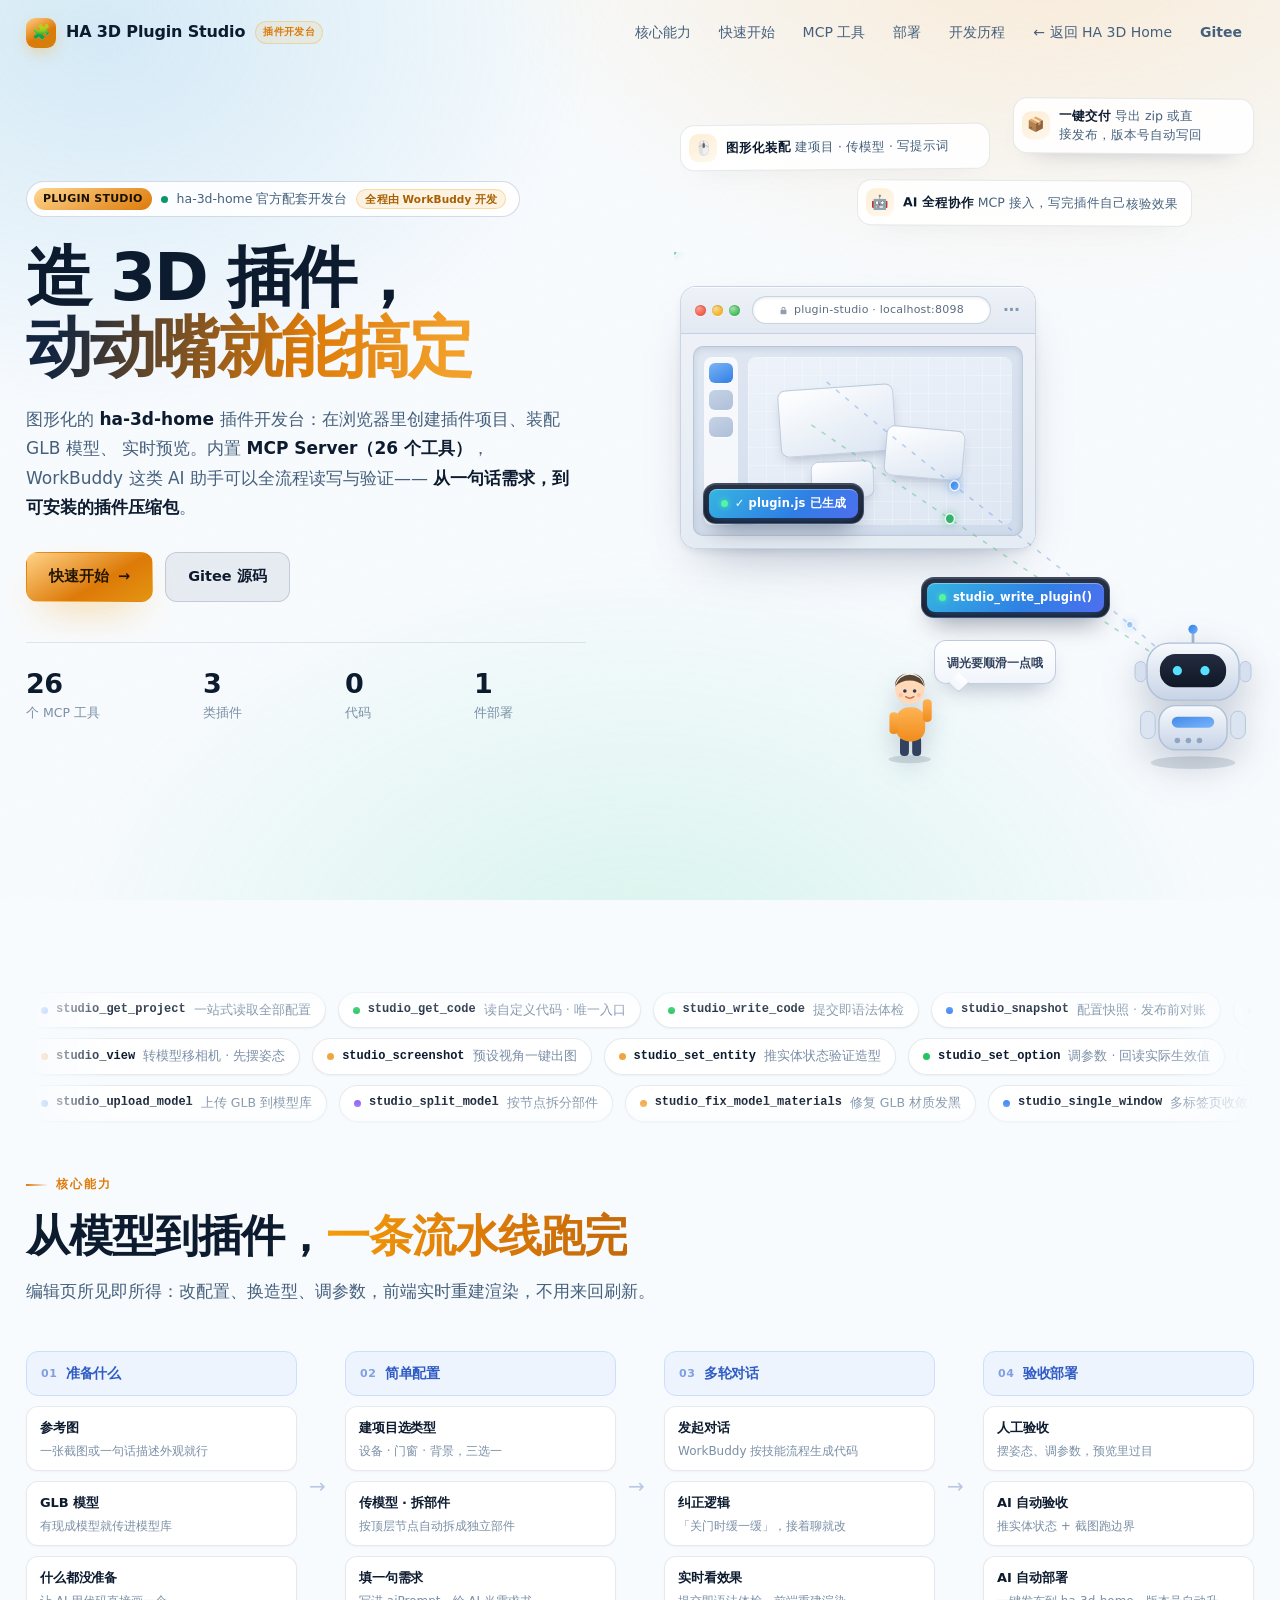
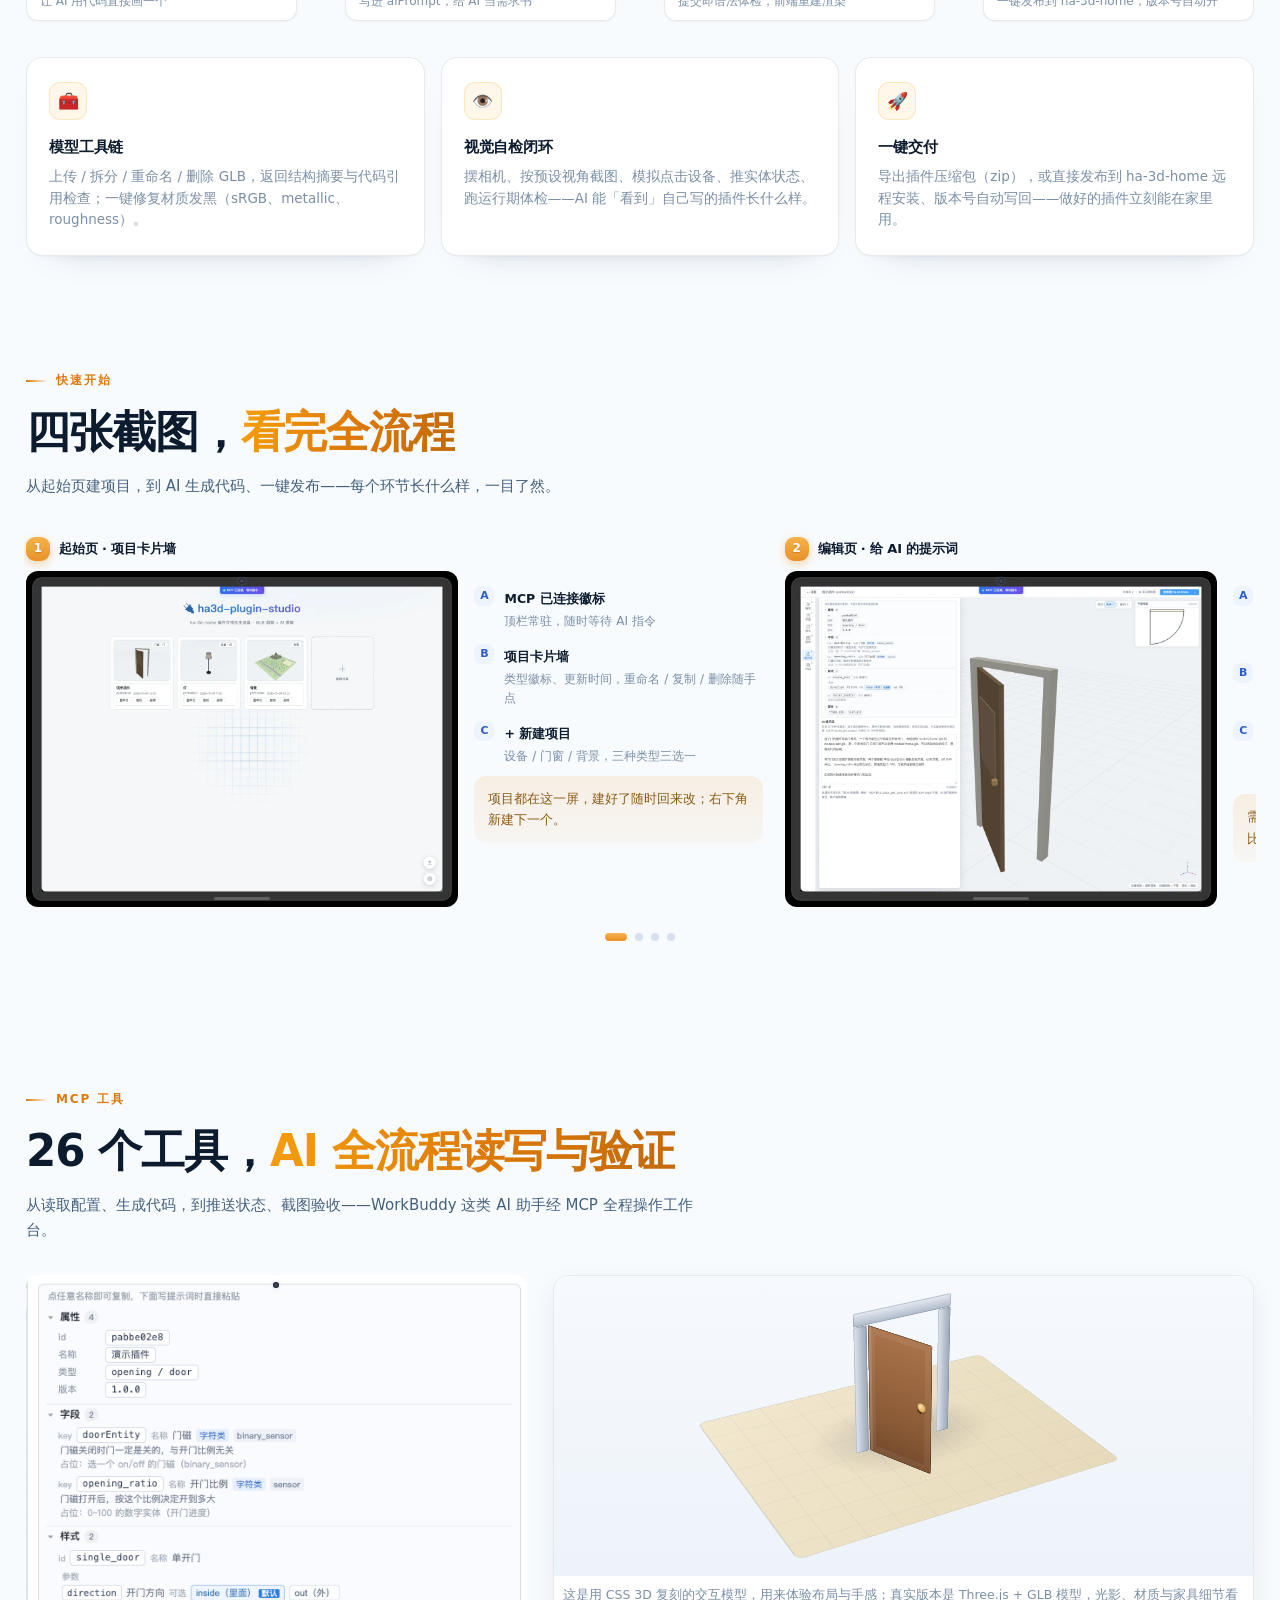
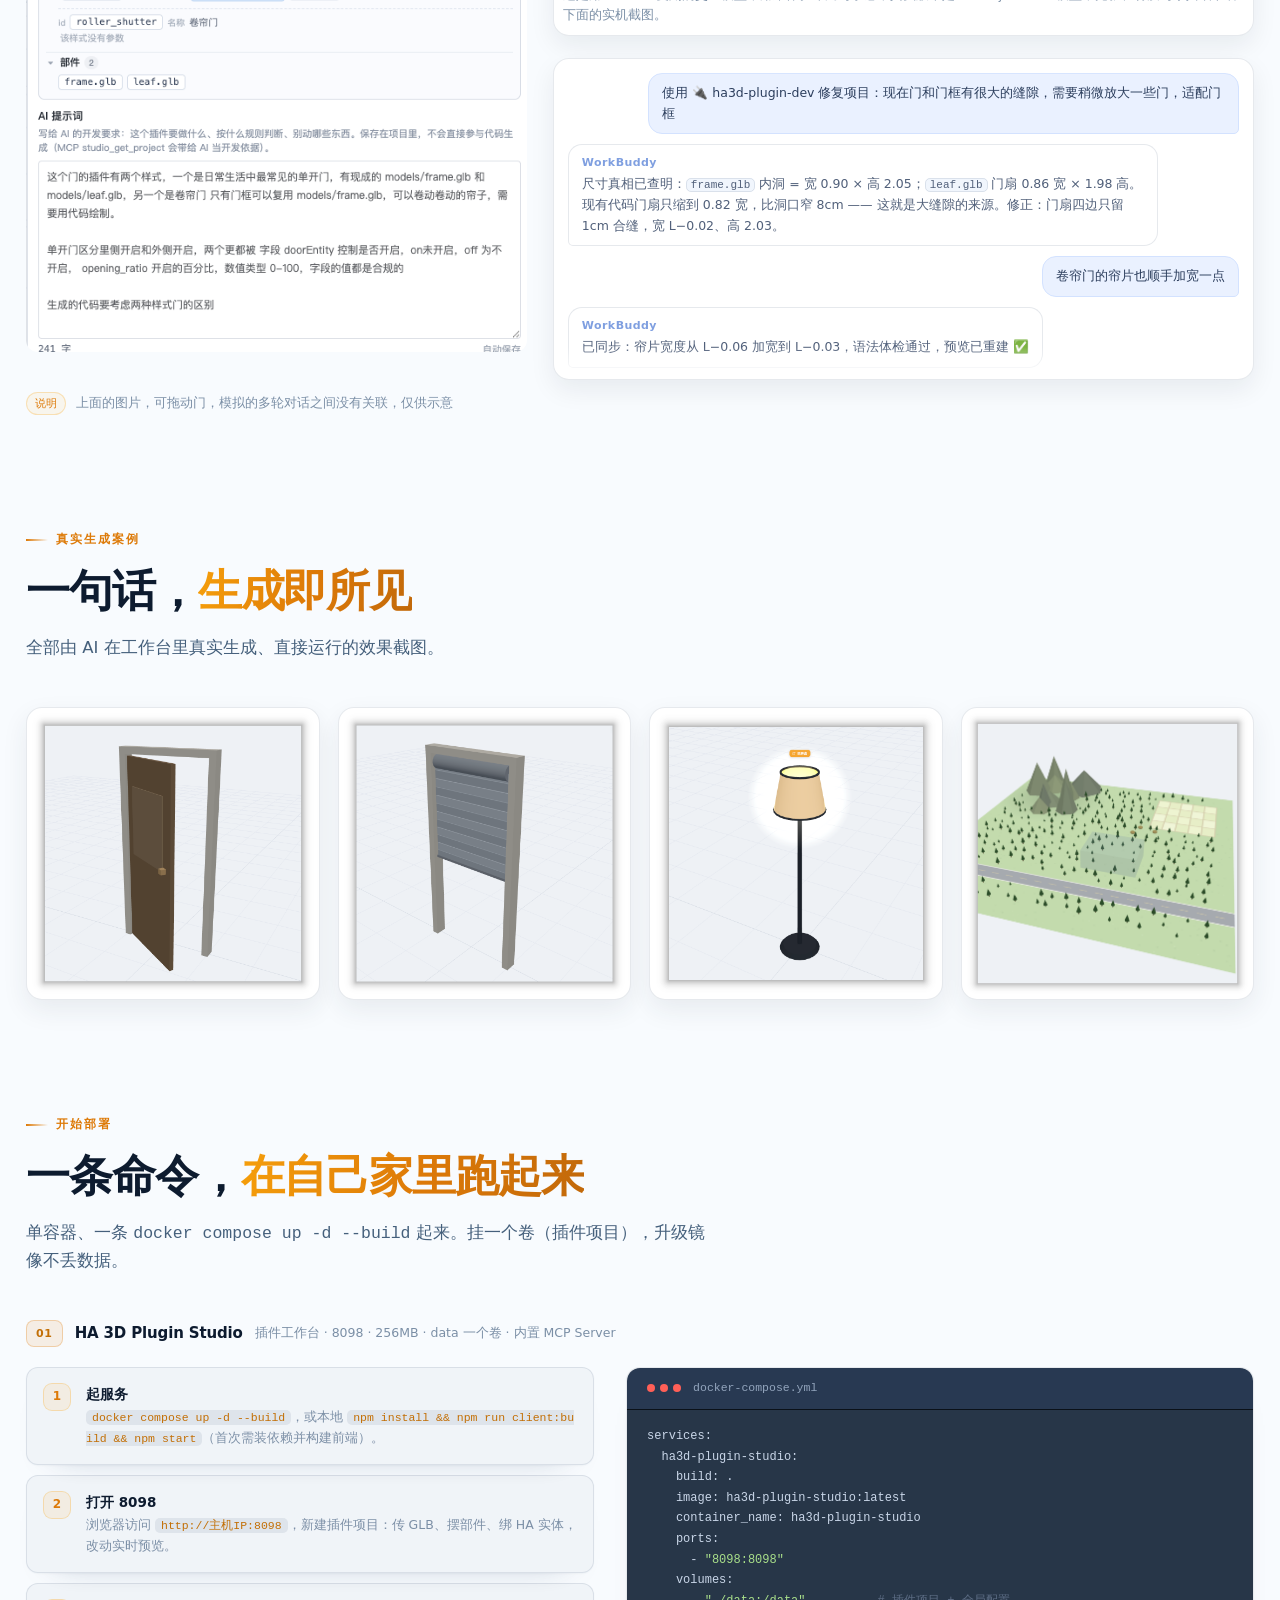
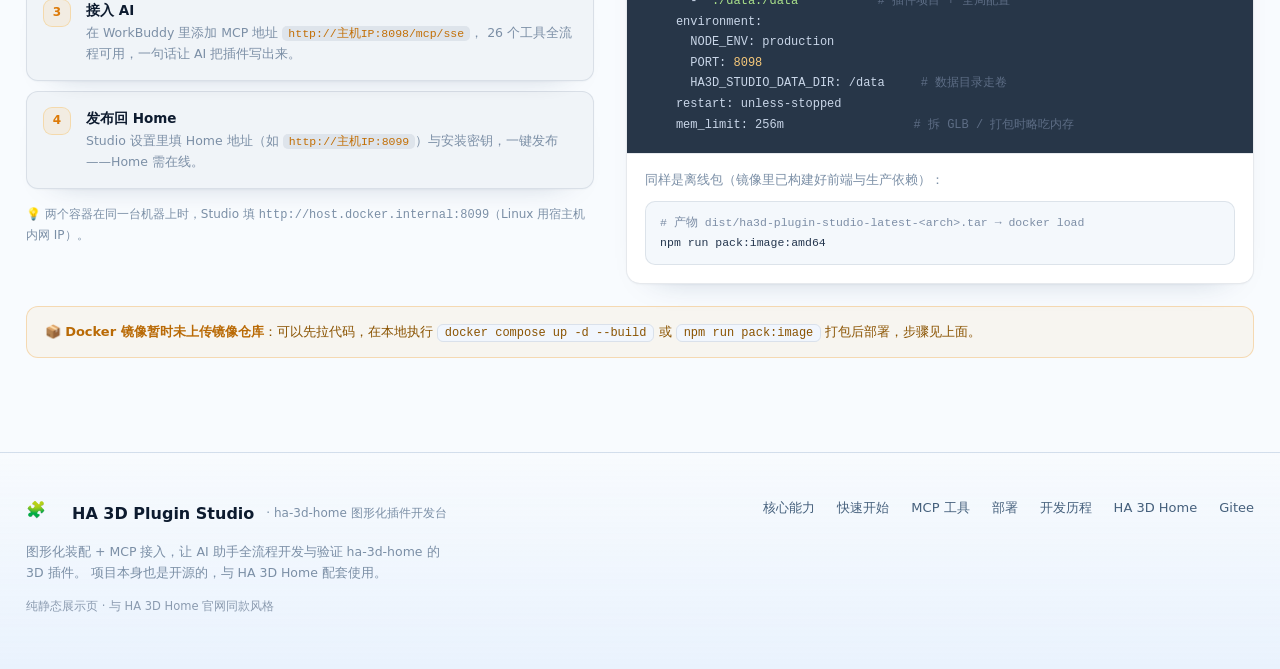
<file: studio.html>
<!DOCTYPE html>
<html lang="zh-CN">

<head>
  <meta charset="UTF-8">
  <meta name="viewport" content="width=device-width, initial-scale=1.0">
  <title>HA 3D Plugin Studio · 图形化插件开发台</title>
  <meta name="description"
    content="HA 3D Home 官方配套的图形化插件开发台：浏览器里装配 GLB 模型、绑定实体、实时预览；内置 MCP Server 26 个工具，AI 助手全流程读写与验证，从一句话需求到可安装的插件压缩包。"
   >
  <meta name="theme-color" content="#f7fafd">
  <meta name="color-scheme" content="light">
  <link rel="icon"
    href="data:image/svg+xml,%3Csvg xmlns='http://www.w3.org/2000/svg' viewBox='0 0 100 100'%3E%3Ctext y='.9em' font-size='90'%3E%F0%9F%A7%A9%3C/text%3E%3C/svg%3E"
   >
  <link rel="stylesheet" href="css/style.css?v=20261128">
  <style id="__dm_no_drag_style__">
    * {
      -webkit-user-drag: none !important;
    }
  </style>
  <style id="__dm_bindable_badge_style__">
    [data-sp-bindable="database"] {
      outline: 1px dashed #0088ff;
      outline-offset: 2px;
      border-radius: 4px;
    }

    [data-sp-bindable="database"] * {
      pointer-events: none !important;
      transition: none !important;
      animation: none !important;
    }

    [data-sp-bindable="database"] {
      transition: none !important;
      animation: none !important;
    }
  </style>
</head>

<body style="">
  <a class="skip" href="#main">跳到主要内容</a>
  <div class="grain"></div>
  <div class="wrap">

    <!-- ================= 导航 ================= -->
    <nav class="nav scrolled" id="nav">
      <div class="nav-in">
        <a class="brand" href="#top">
          <span class="roof">🧩</span>
          HA 3D Plugin Studio
          <small>插件开发台</small>
        </a>
        <div class="nav-links">
          <a href="#features" class="">核心能力</a>
          <a href="#start" class="active" aria-current="true">快速开始</a>
          <a href="#mcp" class="">MCP 工具</a>
          <a href="#deploy" class="">部署</a>
          <a href="history.html">开发历程</a>
          <a href="index.html">← 返回 HA 3D Home</a>
          <a href="https://gitee.com/sunhuip/ha3d-plugin-studio" target="_blank" rel="noopener" class="nav-gh"
            aria-label="Gitee 源码仓库">Gitee</a>
        </div>
      </div>
    </nav>

    <main id="main">

      <!-- ================= HERO ================= -->
      <header class="hero" id="top">
        <div class="hero-in">
          <div class="hero-copy">
            <div class="eyebrow rv">
              <b>PLUGIN STUDIO</b>
              <span class="pulse-dot"></span>
              ha-3d-home 官方配套开发台
              <em class="ew-tag">全程由 WorkBuddy 开发</em>
            </div>
            <h1 class="rv" style="--d:.06s">
              造 3D 插件，<br><span class="grad"
               >动动嘴就能搞定</span>
            </h1>
            <p class="lede rv" style="--d:.12s">
              图形化的 <b>ha-3d-home</b> 插件开发台：在浏览器里创建插件项目、装配 GLB 模型、
              实时预览。内置 <b>MCP Server（26 个工具）</b>，
              WorkBuddy 这类 AI 助手可以全流程读写与验证——
              <b>从一句话需求，到可安装的插件压缩包</b>。
            </p>
            <div class="cta-row rv" style="--d:.18s">
              <a class="btn primary" href="#start">快速开始 <span class="ar"
                 >→</span></a>

              <a class="btn" href="https://gitee.com/sunhuip/ha3d-plugin-studio" target="_blank" rel="noopener"
               >
                Gitee 源码
              </a>
            </div>
            <div class="stats rv" style="--d:.27s">
              <div class="stat"><b data-count="26"
                 >26</b><span>个
                  MCP 工具</span></div>
              <div class="stat"><b data-count="3"
                 >3</b><span
                 >类插件</span></div>
              <div class="stat"><b data-count="0"
                 >0</b><span
                 >代码</span></div>
              <div class="stat"><b data-count="1"
                 >1</b><span
                 >件部署</span></div>
            </div>
          </div>

          <div class="hero-art rv" style="--d:.1s">
            <ul class="hero-points stagger rv" style="--d:.16s">
              <li><span class="pt-ic"
                 >🖱️</span><span
                 ><b>图形化装配</b>建项目
                  · 传模型 · 写提示词</span></li>
              <li><span class="pt-ic"
                 >🤖</span><span
                 ><b>AI
                    全程协作</b>MCP 接入，写完插件自己核验效果</span></li>
              <li><span class="pt-ic"
                 >📦</span><span
                 ><b>一键交付</b>导出
                  zip 或直接发布，版本号自动写回</span></li>
            </ul>
            <div class="ai-scene">
              <div class="browser-frame rv" style="--d:.2s">
                <div class="bf-bar">
                  <span class="bf-dots"><i
                     ></i><i
                     ></i><i
                     ></i></span>
                  <span class="bf-url">
                    <svg viewBox="0 0 12 12" width="9" height="9" aria-hidden="true"
                     >
                      <rect x="2" y="5" width="8" height="6" rx="1.4" fill="currentColor"
                       ></rect>
                      <path d="M4 5V3.6a2 2 0 1 1 4 0V5" fill="none" stroke="currentColor" stroke-width="1.4"
                       ></path>
                    </svg>
                    plugin-studio · localhost:8098
                  </span>
                  <span class="bf-act">⋯</span>
                </div>
                <div class="bf-body">
                  <div class="bf-canvas">
                    <span class="bf-side"><i
                       ></i><i
                       ></i><i
                       ></i></span>
                    <span class="bf-stage"><b
                       ></b><b
                       ></b><b
                       ></b></span>
                  </div>
                </div>
              </div>

              <svg class="flow-svg" viewBox="0 0 640 520" preserveAspectRatio="none" aria-hidden="true"
               >
                <defs>
                  <path id="fpA" d="M545 415 C 430 320, 290 230, 165 130" fill="none"
                   ></path>
                  <path id="fpB" d="M150 175 C 300 270, 430 350, 570 435" fill="none"
                   ></path>
                </defs>
                <use href="#fpA" class="flow-line"></use>
                <use href="#fpB" class="flow-line flow-line-r"></use>
                <circle class="flow-pkt" r="5">
                  <animateMotion dur="3s" repeatCount="indefinite">
                    <mpath href="#fpA"></mpath>
                  </animateMotion>
                </circle>
                <circle class="flow-pkt pkt-dim" r="3.5">
                  <animateMotion dur="3s" begin="1.5s" repeatCount="indefinite"
                   >
                    <mpath href="#fpA"></mpath>
                  </animateMotion>
                </circle>
                <circle class="flow-pkt ok" r="5">
                  <animateMotion dur="3s" begin=".8s" repeatCount="indefinite"
                   >
                    <mpath href="#fpB"></mpath>
                  </animateMotion>
                </circle>
                <circle class="flow-pkt ok pkt-dim" r="3.5">
                  <animateMotion dur="3s" begin="2.3s" repeatCount="indefinite"
                   >
                    <mpath href="#fpB"></mpath>
                  </animateMotion>
                </circle>
              </svg>

              <svg class="bot-fig" viewBox="0 0 150 162" aria-hidden="true">
                <defs>
                  <linearGradient id="bgShell" x1="0" y1="0" x2="0" y2="1">
                    <stop offset="0" stop-color="#f7fafd"></stop>
                    <stop offset="1" stop-color="#c7d3e6"></stop>
                  </linearGradient>
                  <linearGradient id="bgVisor" x1="0" y1="0" x2="0" y2="1">
                    <stop offset="0" stop-color="#232c40"></stop>
                    <stop offset="1" stop-color="#101726"></stop>
                  </linearGradient>
                  <linearGradient id="bgAcc" x1="0" y1="0" x2="1" y2="1">
                    <stop offset="0" stop-color="#2f7fe4"></stop>
                    <stop offset="1" stop-color="#6fb0ff"></stop>
                  </linearGradient>
                </defs>
                <ellipse cx="75" cy="154" rx="46" ry="7" fill="rgba(23,42,74,.14)"
                 ></ellipse>
                <line x1="75" y1="12" x2="75" y2="26" stroke="#9fb2cc" stroke-width="3"
                 ></line>
                <circle class="bot-ant" cx="75" cy="9" r="5" fill="url(#bgAcc)"
                 ></circle>
                <rect x="25" y="24" width="100" height="62" rx="24" fill="url(#bgShell)" stroke="#aebfd8"
                  stroke-width="1.5"></rect>
                <rect x="39" y="36" width="72" height="36" rx="17" fill="url(#bgVisor)"
                 ></rect>
                <circle class="bot-eye" cx="58" cy="54" r="5" fill="#57e0ff">
                </circle>
                <circle class="bot-eye" cx="88" cy="54" r="5" fill="#57e0ff">
                </circle>
                <rect x="12" y="44" width="12" height="22" rx="6" fill="#d6e0ee" stroke="#b3c4dc"
                 ></rect>
                <rect x="126" y="44" width="12" height="22" rx="6" fill="#d6e0ee" stroke="#b3c4dc"
                 ></rect>
                <rect x="38" y="92" width="74" height="48" rx="18" fill="url(#bgShell)" stroke="#aebfd8"
                  stroke-width="1.5"></rect>
                <rect x="52" y="104" width="46" height="12" rx="6" fill="url(#bgAcc)" opacity=".9"
                 ></rect>
                <circle cx="58" cy="130" r="3" fill="#8fa5c4"></circle>
                <circle cx="70" cy="130" r="3" fill="#8fa5c4"></circle>
                <circle cx="82" cy="130" r="3" fill="#8fa5c4"></circle>
                <rect x="18" y="98" width="16" height="30" rx="8" fill="#dbe4f1" stroke="#b3c4dc"
                 ></rect>
                <rect x="116" y="98" width="16" height="30" rx="8" fill="#dbe4f1" stroke="#b3c4dc"
                 ></rect>
              </svg>

              <div class="mcp-chip mc-call" aria-hidden="true"><span
                  class="mc-pill"><i
                   ></i><b class="mc-msg"
                   >studio_write_plugin()</b></span></div>
              <div class="mcp-chip mc-ack" aria-hidden="true"><span
                  class="mc-pill"><i
                   ></i><b class="mc-msg"
                   >✓ plugin.js 已生成</b></span></div>

              <svg class="person-fig" viewBox="0 0 96 122" aria-hidden="true"
               >
                <defs>
                  <linearGradient id="pfShirt" x1="0" y1="0" x2="0" y2="1">
                    <stop offset="0" stop-color="#ffb454"></stop>
                    <stop offset="1" stop-color="#ef8c1d"></stop>
                  </linearGradient>
                </defs>
                <ellipse cx="44" cy="116" rx="26" ry="5" fill="rgba(23,42,74,.14)"
                 ></ellipse>
                <rect x="32" y="88" width="11" height="24" rx="5" fill="#31415f"
                 ></rect>
                <rect x="47" y="88" width="11" height="24" rx="5" fill="#31415f"
                 ></rect>
                <rect x="27" y="52" width="36" height="42" rx="16" fill="url(#pfShirt)"
                 ></rect>
                <rect x="19" y="58" width="11" height="27" rx="5" fill="url(#pfShirt)"
                 ></rect>
                <g class="pf-arm">
                  <rect x="60" y="42" width="11" height="28" rx="5" fill="url(#pfShirt)"
                   ></rect>
                </g>
                <circle cx="44" cy="30" r="18" fill="#ffd9b8"></circle>
                <path d="M26 28 a18 18 0 0 1 36 0 l0 -4 a18 14 0 0 0 -36 0 z" fill="#5a4632"
                 ></path>
                <path d="M26 26 q6 -14 18 -14 q13 0 18 14 q-8 -7 -18 -7 q-11 0 -18 7z" fill="#5a4632"
                 ></path>
                <circle cx="38" cy="32" r="2.2" fill="#2c3a55"></circle>
                <circle cx="50" cy="32" r="2.2" fill="#2c3a55"></circle>
                <path d="M39 39 q5 4 10 0" fill="none" stroke="#c96f4a" stroke-width="1.8" stroke-linecap="round"
                 ></path>
                <circle class="pf-cheek" cx="33" cy="37" r="2.6" fill="#ffb8a0" opacity=".8"
                 ></circle>
                <circle class="pf-cheek" cx="55" cy="37" r="2.6" fill="#ffb8a0" opacity=".8"
                 ></circle>
              </svg>

              <div class="pf-bubble" aria-hidden="true"><b class="pf-msg"
                 >调光要顺滑一点哦</b></div>
            </div>
          </div>
        </div>

        <div class="tech-strip rv" style="--d:.3s">
          <span>技术栈</span>
          <span class="dotline"></span>
          <span>Express</span><span
           >Vue 3</span><span
           >Three.js</span>
          <span>MCP · SSE</span><span
           >GLB 模型</span><span
           >Node.js</span>
        </div>
      </header>

      <!-- ================= 核心能力 ================= -->
      <section id="features">
        <div class="sec">
          <!-- MCP 能力弹幕（从右向左，三行） -->
          <div class="dm-band rv" aria-hidden="true">
            <div class="dm-row">
              <span class="dm-item dm-b"><i
                 ></i><b
                 >studio_get_project</b>一站式读取全部配置</span>
              <span class="dm-item dm-g"><i
                 ></i><b
                 >studio_get_code</b>读自定义代码 · 唯一入口</span>
              <span class="dm-item dm-g"><i
                 ></i><b
                 >studio_write_code</b>提交即语法体检</span>
              <span class="dm-item dm-b"><i
                 ></i><b
                 >studio_snapshot</b>配置快照 · 发布前对账</span>
              <span class="dm-item dm-o"><i
                 ></i><b
                 >studio_get_runtime</b>运行期体检 · 抓隐藏报错</span>
              <span class="dm-item dm-b"><i
                 ></i><b
                 >studio_get_project</b>一站式读取全部配置</span>
              <span class="dm-item dm-g"><i
                 ></i><b
                 >studio_get_code</b>读自定义代码 · 唯一入口</span>
              <span class="dm-item dm-g"><i
                 ></i><b
                 >studio_write_code</b>提交即语法体检</span>
              <span class="dm-item dm-b"><i
                 ></i><b
                 >studio_snapshot</b>配置快照 · 发布前对账</span>
              <span class="dm-item dm-o"><i
                 ></i><b
                 >studio_get_runtime</b>运行期体检 · 抓隐藏报错</span>
            </div>
            <div class="dm-row dm-row2">
              <span class="dm-item dm-o"><i
                 ></i><b
                 >studio_view</b>转模型移相机 · 先摆姿态</span>
              <span class="dm-item dm-o"><i
                 ></i><b
                 >studio_screenshot</b>预设视角一键出图</span>
              <span class="dm-item dm-o"><i
                 ></i><b
                 >studio_set_entity</b>推实体状态验证造型</span>
              <span class="dm-item dm-g"><i
                 ></i><b
                 >studio_set_option</b>调参数 · 回读实际生效值</span>
              <span class="dm-item dm-o"><i
                 ></i><b
                 >studio_set_style</b>切换样式 · 验证多造型</span>
              <span class="dm-item dm-b"><i
                 ></i><b
                 >studio_click</b>模拟点击设备读状态</span>
              <span class="dm-item dm-o"><i
                 ></i><b
                 >studio_view</b>转模型移相机 · 先摆姿态</span>
              <span class="dm-item dm-o"><i
                 ></i><b
                 >studio_screenshot</b>预设视角一键出图</span>
              <span class="dm-item dm-o"><i
                 ></i><b
                 >studio_set_entity</b>推实体状态验证造型</span>
              <span class="dm-item dm-g"><i
                 ></i><b
                 >studio_set_option</b>调参数 · 回读实际生效值</span>
              <span class="dm-item dm-o"><i
                 ></i><b
                 >studio_set_style</b>切换样式 · 验证多造型</span>
              <span class="dm-item dm-b"><i
                 ></i><b
                 >studio_click</b>模拟点击设备读状态</span>
            </div>
            <div class="dm-row dm-row3">
              <span class="dm-item dm-b"><i
                 ></i><b
                 >studio_upload_model</b>上传 GLB 到模型库</span>
              <span class="dm-item dm-p"><i
                 ></i><b
                 >studio_split_model</b>按节点拆分部件</span>
              <span class="dm-item dm-o"><i
                 ></i><b
                 >studio_fix_model_materials</b>修复 GLB 材质发黑</span>
              <span class="dm-item dm-b"><i
                 ></i><b
                 >studio_single_window</b>多标签页收敛成一个</span>
              <span class="dm-item dm-p"><i
                 ></i><b
                 >studio_export_project</b>导出插件压缩包</span>
              <span class="dm-item dm-p"><i
                 ></i><b
                 >studio_publish_project</b>一键发布到 ha-3d-home</span>
              <span class="dm-item dm-b"><i
                 ></i><b
                 >studio_upload_model</b>上传 GLB 到模型库</span>
              <span class="dm-item dm-p"><i
                 ></i><b
                 >studio_split_model</b>按节点拆分部件</span>
              <span class="dm-item dm-o"><i
                 ></i><b
                 >studio_fix_model_materials</b>修复 GLB 材质发黑</span>
              <span class="dm-item dm-b"><i
                 ></i><b
                 >studio_single_window</b>多标签页收敛成一个</span>
              <span class="dm-item dm-p"><i
                 ></i><b
                 >studio_export_project</b>导出插件压缩包</span>
              <span class="dm-item dm-p"><i
                 ></i><b
                 >studio_publish_project</b>一键发布到 ha-3d-home</span>
            </div>
          </div>
          <div class="sec-head rv">
            <div class="kicker">核心能力</div>
            <h2>从模型到插件，<em
               >一条流水线跑完</em></h2>
            <p class="sec-sub">编辑页所见即所得：改配置、换造型、调参数，前端实时重建渲染，不用来回刷新。</p>
          </div>
          <!-- 开发流程图：准备什么 → 简单配置 → 多轮对话 → 验收部署 -->
          <div class="flow-map rv">
            <div class="flow-col">
              <div class="flow-head"><span class="fn"
                 >01</span>准备什么</div>
              <div class="flow-item"><b
                 >参考图</b><span
                 >一张截图或一句话描述外观就行</span></div>
              <div class="flow-item"><b
                 >GLB 模型</b><span
                 >有现成模型就传进模型库</span></div>
              <div class="flow-item"><b
                 >什么都没准备</b><span
                 >让 AI 用代码直接画一个</span></div>
            </div>
            <div class="flow-arr" aria-hidden="true">→</div>
            <div class="flow-col">
              <div class="flow-head"><span class="fn"
                 >02</span>简单配置</div>
              <div class="flow-item"><b
                 >建项目选类型</b><span
                 >设备 · 门窗 · 背景，三选一</span></div>
              <div class="flow-item"><b
                 >传模型 · 拆部件</b><span
                 >按顶层节点自动拆成独立部件</span></div>
              <div class="flow-item"><b
                 >填一句需求</b><span
                 >写进 aiPrompt，给 AI 当需求书</span></div>
            </div>
            <div class="flow-arr" aria-hidden="true">→</div>
            <div class="flow-col">
              <div class="flow-head"><span class="fn"
                 >03</span>多轮对话</div>
              <div class="flow-item"><b
                 >发起对话</b><span
                 >WorkBuddy 按技能流程生成代码</span></div>
              <div class="flow-item"><b
                 >纠正逻辑</b><span
                 >「关门时缓一缓」，接着聊就改</span></div>
              <div class="flow-item"><b
                 >实时看效果</b><span
                 >提交即语法体检，前端重建渲染</span></div>
            </div>
            <div class="flow-arr" aria-hidden="true">→</div>
            <div class="flow-col">
              <div class="flow-head"><span class="fn"
                 >04</span>验收部署</div>
              <div class="flow-item"><b
                 >人工验收</b><span
                 >摆姿态、调参数，预览里过目</span></div>
              <div class="flow-item"><b
                 >AI 自动验收</b><span
                 >推实体状态 + 截图跑边界</span></div>
              <div class="flow-item"><b
                 >AI 自动部署</b><span
                 >一键发布到 ha-3d-home，版本号自动升</span></div>
            </div>
          </div>
          <div class="feat-grid">
            <div class="feat rv" style="--d:.18s">
              <div class="ic">🧰</div>
              <h3>模型工具链</h3>
              <p>上传 / 拆分 / 重命名 / 删除
                GLB，返回结构摘要与代码引用检查；一键修复材质发黑（sRGB、metallic、roughness）。</p>
            </div>

            <div class="feat rv" style="--d:.12s">
              <div class="ic">👁️</div>
              <h3>视觉自检闭环</h3>
              <p>摆相机、按预设视角截图、模拟点击设备、推实体状态、跑运行期体检——AI 能「看到」自己写的插件长什么样。</p>
            </div>
            <div class="feat rv" style="--d:.3s">
              <div class="ic">🚀</div>
              <h3>一键交付</h3>
              <p>导出插件压缩包（zip），或直接发布到 ha-3d-home 远程安装、版本号自动写回——做好的插件立刻能在家里用。
              </p>
            </div>
          </div>
        </div>
      </section>

      <!-- ================= 快速开始 ================= -->
      <section id="start">
        <div class="sec">
          <!-- 编辑台实拍：四张截图看全流程 -->
          <div class="shot-wrap rv">
            <div class="shot-head">
              <div class="kicker">快速开始</div>
              <h2>四张截图，<em
                 >看完全流程</em></h2>
              <p class="sec-sub">从起始页建项目，到 AI 生成代码、一键发布——每个环节长什么样，一目了然。</p>
            </div>
            <div class="shot-carousel">
              <div class="shot-track"
                style="transition: none; transform: translateX(0px);">

                <figure class="shot-cell">
                  <div class="shot-main">
                    <div class="shot-tag"><span class="shot-idx"
                       >1</span><span class="shot-cap"
                       >起始页 · 项目卡片墙</span></div>
                    <div class="shot-frame">
                      <img src="assets/studio-shot-home.webp" alt="起始页：项目卡片墙" loading="lazy"
                        style="cursor: zoom-in;">
                    </div>
                  </div>
                  <div class="shot-side">
                    <div class="shot-notes">
                      <div class="snote"><span class="sn"
                         >A</span>
                        <div><b
                           >MCP
                            已连接徽标</b><span>顶栏常驻，随时等待 AI 指令</span></div>
                      </div>
                      <div class="snote"><span class="sn"
                         >B</span>
                        <div><b
                           >项目卡片墙</b><span
                           >类型徽标、更新时间，重命名 / 复制 / 删除随手点</span></div>
                      </div>
                      <div class="snote"><span class="sn"
                         >C</span>
                        <div><b>+
                            新建项目</b><span>设备 / 门窗 / 背景，三种类型三选一</span></div>
                      </div>
                    </div>
                    <p class="shot-blurb">项目都在这一屏，建好了随时回来改；右下角新建下一个。</p>
                  </div>
                </figure>

                <figure class="shot-cell">
                  <div class="shot-main">
                    <div class="shot-tag"><span class="shot-idx"
                       >2</span><span class="shot-cap"
                       >编辑页 · 给 AI 的提示词</span>
                    </div>
                    <div class="shot-frame">
                      <img src="assets/studio-shot-prompt.webp" alt="编辑页：属性面板与 AI 提示词" loading="lazy"
                        style="cursor: zoom-in;">
                    </div>
                  </div>
                  <div class="shot-side">
                    <div class="shot-notes">
                      <div class="snote"><span class="sn"
                         >A</span>
                        <div><b
                           >左侧图标栏</b><span
                           >属性 / 字段 / 样式 / 部件 / 提示词 / 代码，一屏切换</span></div>
                      </div>
                      <div class="snote"><span class="sn"
                         >B</span>
                        <div><b>AI
                            提示词 = 需求书</b><span>写清插件要什么，AI 按这里生成，不用改代码</span>
                        </div>
                      </div>
                      <div class="snote"><span class="sn"
                         >C</span>
                        <div><b
                           >随存随取</b><span
                           >MCP 的 studio_get_project 会把 aiPrompt 原样带回</span>
                        </div>
                      </div>
                    </div>
                    <p class="shot-blurb">需求写清楚，AI 就不用猜——改需求，永远比改代码快。</p>
                  </div>
                </figure>

                <figure class="shot-cell">
                  <div class="shot-main">
                    <div class="shot-tag"><span class="shot-idx"
                       >3</span><span class="shot-cap"
                       >编辑页 · 3D 实时预览 + 2D
                        平面</span></div>
                    <div class="shot-frame">
                      <img src="assets/studio-shot-preview.webp" alt="编辑页：可交互 3D 预览与 2D 平面预览" loading="lazy"
                        style="cursor: zoom-in;">
                    </div>
                  </div>
                  <div class="shot-side">
                    <div class="shot-notes">
                      <div class="snote"><span class="sn"
                         >A</span>
                        <div><b
                           >中心可交互设备</b><span
                           >左键旋转视角，改动实时重建渲染</span></div>
                      </div>
                      <div class="snote"><span class="sn"
                         >B</span>
                        <div><b
                           >样式参数
                            / 预览状态</b><span>左下滑条调开门方向、开门比例，所见即所得</span></div>
                      </div>
                      <div class="snote"><span class="sn"
                         >C</span>
                        <div><b>2D
                            平面预览</b><span>右上角 plan2d 同步户型图里的效果</span></div>
                      </div>
                    </div>
                    <p class="shot-blurb">转一圈、推个状态、截一张图，AI 验收和你看到的是同一个画面。</p>
                  </div>
                </figure>

                <figure class="shot-cell">
                  <div class="shot-main">
                    <div class="shot-tag"><span class="shot-idx"
                       >4</span><span class="shot-cap"
                       >编辑页 · AI 生成的插件代码</span>
                    </div>
                    <div class="shot-frame">
                      <img src="assets/studio-shot-code.webp" alt="编辑页：AI 生成的 plugin.js 代码" loading="lazy"
                        style="cursor: zoom-in;">
                    </div>
                  </div>
                  <div class="shot-side">
                    <div class="shot-notes">
                      <div class="snote"><span class="sn"
                         >A</span>
                        <div><b
                           >plugin.js 单文件</b><span
                           >219 行带语法高亮，写完即存、自动重建</span></div>
                      </div>
                      <div class="snote"><span class="sn"
                         >B</span>
                        <div><b>运行
                            ▶ 一键看效果</b><span>提交前语法体检，写错兜底提醒</span></div>
                      </div>
                      <div class="snote"><span class="sn"
                         >C</span>
                        <div><b
                           >改完就发布</b><span
                           >预览满意，右上角一键发布到 ha-3d-home</span></div>
                      </div>
                    </div>
                    <p class="shot-blurb">看不懂代码也没关系，它本来就是写给 AI 看的。</p>
                  </div>
                </figure>
              </div>
            </div>
            <div class="shot-dots" aria-hidden="true"></div>
          </div>
        </div>
      </section>

      <!-- ================= MCP 工具 ================= -->
      <section id="mcp">
        <div class="sec">
          <div class="shot-head">
            <div class="kicker">MCP 工具</div>
            <h2>26 个工具，<em>AI
                全流程读写与验证</em></h2>
            <p class="sec-sub">从读取配置、生成代码，到推送状态、截图验收——WorkBuddy 这类 AI 助手经 MCP
              全程操作工作台。</p>
          </div>
          <!-- 提示词 → AI 生成 → 实时预览：左图 + 可拖动模型 + 多轮对话 -->
          <div class="demo-wrap rv">
            <figure class="demo-shot">
              <div class="shot-frame">
                <img src="images/img-1793775721827-b8pjc4.png" alt="给 AI 的提示词" loading="lazy"
                  style="cursor: zoom-in;" data-original-src=""
                  data-last-crop-x="" data-last-crop-y="" data-last-crop-w="" data-last-crop-h="">
              </div>
            </figure>
            <div class="demo-col">
              <div class="demo-panel">
                <div class="demo-canvas" id="demoCanvas">
                  <div class="d3stage" id="d3Stage">
                    <div class="d3world" id="d3World"
                      style="--rx: 62deg; --rz: -28deg;">
                      <div class="d3floor"></div>
                      <div class="d3shadow"></div>
                      <div class="d3jamb l"></div>
                      <div class="d3jamb r"></div>
                      <div class="d3beam"></div>
                      <div class="d3leaf" id="d3Leaf"><i
                         ></i></div>
                    </div>
                  </div>
                </div>
                <div class="demo-note rv" style="padding: 9px;margin: 0;">
                  这是用 CSS 3D 复刻的交互模型，用来体验布局与手感；真实版本是 Three.js + GLB 模型，光影、材质与家具细节看下面的实机截图。
                </div>
              </div>
              <div class="demo-panel demo-chat">
                <div class="chat-view">
                  <div class="chat-flow" id="chatFlow">
                    <div class="cb me">使用 🔌 ha3d-plugin-dev
                      修复项目：现在门和门框有很大的缝隙，需要稍微放大一些门，适配门框</div>
                    <div class="cb ai"><b
                       >WorkBuddy</b>尺寸真相已查明：<code
                       >frame.glb</code> 内洞 = 宽 0.90 × 高
                      2.05；<code>leaf.glb</code> 门扇 0.86 宽 × 1.98 高。现有代码门扇只缩到
                      0.82 宽，比洞口窄 8cm —— 这就是大缝隙的来源。修正：门扇四边只留 1cm
                      合缝，宽 L−0.02、高 2.03。</div>
                    <div class="cb me">卷帘门的帘片也顺手加宽一点</div>
                    <div class="cb ai"><b
                       >WorkBuddy</b>已同步：帘片宽度从 L−0.06 加宽到 L−0.03，语法体检通过，预览已重建
                      ✅</div>
                    <div class="cb me">背景插件：小树苗要多一点</div>
                    <div class="cb ai"><b
                       >WorkBuddy</b>树苗 40 → 120 棵，围绕房屋随机种植，苗高 0.25–0.45
                      随机分布。</div>
                    <div class="cb me">大大小小的山要放在背景的左上角</div>
                    <div class="cb ai"><b
                       >WorkBuddy</b>已加三层远山错落放在左上角，透视层次感更强，点「运行 ▶」马上就能看到 ✅
                    </div>
                    <div class="cb me chat-dup" aria-hidden="true">使用 🔌
                      ha3d-plugin-dev 修复项目：现在门和门框有很大的缝隙，需要稍微放大一些门，适配门框</div>
                    <div class="cb ai chat-dup" aria-hidden="true"><b
                       >WorkBuddy</b>尺寸真相已查明：<code
                       >frame.glb</code> 内洞 = 宽 0.90 × 高
                      2.05；<code>leaf.glb</code> 门扇 0.86 宽 × 1.98 高。现有代码门扇只缩到
                      0.82 宽，比洞口窄 8cm —— 这就是大缝隙的来源。修正：门扇四边只留 1cm
                      合缝，宽 L−0.02、高 2.03。</div>
                    <div class="cb me chat-dup" aria-hidden="true">
                      卷帘门的帘片也顺手加宽一点</div>
                    <div class="cb ai chat-dup" aria-hidden="true"><b
                       >WorkBuddy</b>已同步：帘片宽度从 L−0.06 加宽到 L−0.03，语法体检通过，预览已重建
                      ✅</div>
                    <div class="cb me chat-dup" aria-hidden="true">
                      背景插件：小树苗要多一点</div>
                    <div class="cb ai chat-dup" aria-hidden="true"><b
                       >WorkBuddy</b>树苗 40 → 120 棵，围绕房屋随机种植，苗高 0.25–0.45
                      随机分布。</div>
                    <div class="cb me chat-dup" aria-hidden="true">
                      大大小小的山要放在背景的左上角</div>
                    <div class="cb ai chat-dup" aria-hidden="true"><b
                       >WorkBuddy</b>已加三层远山错落放在左上角，透视层次感更强，点「运行 ▶」马上就能看到 ✅
                    </div>
                  </div>
                </div>
              </div>
            </div>
          </div>
          <div class="demo-note rv">
            <span class="badge">说明</span>
            上面的图片，可拖动门，模拟的多轮对话之间没有关联，仅供示意
          </div>
        </div>
      </section>

      <!-- ================= 真实生成案例 ================= -->
      <section id="cases">
        <div class="sec">
          <div class="sec-head rv">
            <div class="kicker">真实生成案例</div>
            <h2>一句话，<em>生成即所见</em>
            </h2>
            <p class="sec-sub">全部由 AI 在工作台里真实生成、直接运行的效果截图。</p>
          </div>
          <div class="case-grid rv">
            <figure class="case-cell"><img src="assets/case-door.png"
                alt="AI 生成的木门模型" loading="lazy" style="cursor: zoom-in;">
            </figure>
            <figure class="case-cell"><img src="assets/case-roller.png"
                alt="AI 生成的卷帘门" loading="lazy" style="cursor: zoom-in;">
            </figure>
            <figure class="case-cell"><img src="assets/case-lamp.png"
                alt="AI 生成的落地灯" loading="lazy" style="cursor: zoom-in;">
            </figure>
            <figure class="case-cell"><img src="assets/case-map.png"
                alt="AI 生成的地形场景" loading="lazy" style="cursor: zoom-in;">
            </figure>
          </div>
        </div>
      </section>

      <!-- ================= 部署 ================= -->
      <section id="deploy">
        <div class="sec">
          <div class="sec-head rv">
            <div class="kicker">开始部署</div>
            <h2>一条命令，<em
               >在自己家里跑起来</em></h2>
            <p class="sec-sub">单容器、一条 <code
               >docker compose up -d --build</code> 起来。挂一个卷（插件项目），升级镜像不丢数据。
            </p>
          </div>

          <div class="dsplit rv">
            <span class="dnum">01</span>
            <b>HA 3D Plugin Studio</b>
            <span class="dmeta">插件工作台 · 8098 · 256MB · data 一个卷 · 内置 MCP
              Server</span>
          </div>

          <div class="deploy-grid">
            <div class="deploy-steps rv">
              <div class="dstep">
                <span class="n">1</span>
                <div><b>起服务</b>
                  <p><code
                     >docker compose up -d --build</code>，或本地 <code
                     >npm install &amp;&amp; npm run client:build &amp;&amp; npm start</code>（首次需装依赖并构建前端）。
                  </p>
                </div>
              </div>
              <div class="dstep">
                <span class="n">2</span>
                <div><b>打开
                    8098</b>
                  <p>浏览器访问 <code
                     >http://主机IP:8098</code>，新建插件项目：传 GLB、摆部件、绑 HA
                    实体，改动实时预览。</p>
                </div>
              </div>
              <div class="dstep">
                <span class="n">3</span>
                <div><b>接入 AI</b>
                  <p>在 WorkBuddy 里添加 MCP 地址 <code
                     >http://主机IP:8098/mcp/sse</code>，
                    26 个工具全流程可用，一句话让 AI 把插件写出来。</p>
                </div>
              </div>
              <div class="dstep">
                <span class="n">4</span>
                <div><b>发布回
                    Home</b>
                  <p>Studio 设置里填 Home 地址（如 <code
                     >http://主机IP:8099</code>）与安装密钥，一键发布——Home 需在线。</p>
                </div>
              </div>
              <p class="muted" style="font-size:12px;margin-top:6px">
                💡 两个容器在同一台机器上时，Studio 填 <code
                 >http://host.docker.internal:8099</code>（Linux 用宿主机内网 IP）。
              </p>
            </div>

            <div class="code-card rv">
              <div class="code-head">
                <span class="dots"><i
                   ></i><i></i><i
                   ></i></span>
                docker-compose.yml
              </div>
              <pre class="code"
               >services:
  ha3d-plugin-studio:
    build: .
    image: ha3d-plugin-studio:latest
    container_name: ha3d-plugin-studio
    ports:
      - <span class="s">"8098:8098"</span>
    volumes:
      - <span class="s">"./data:/data"</span>          <span class="c"># 插件项目 + 全局配置</span>
    environment:
      NODE_ENV: production
      PORT: <span class="n">8098</span>
      HA3D_STUDIO_DATA_DIR: /data     <span class="c"># 数据目录走卷</span>
    restart: unless-stopped
    mem_limit: 256m                  <span class="c"># 拆 GLB / 打包时略吃内存</span></pre>
              <div style="padding:16px 18px 18px;border-top:1px solid var(--line)"
               >
                <p class="muted" style="margin:0 0 10px;font-size:12.5px">
                  同样是离线包（镜像里已构建好前端与生产依赖）：</p>
                <pre class="code code-lite" style="font-size:11.5px"><span class="c"># 产物 dist/ha3d-plugin-studio-latest-&lt;arch&gt;.tar → docker load</span>
npm run pack:image:amd64</pre>
              </div>
            </div>
          </div>

          <div class="rv"
            style="margin-top:22px;padding:14px 18px;border:1px solid rgba(240,166,63,.35);background:rgba(240,166,63,.07);border-radius:12px;font-size:13px;line-height:1.7;color:#8a5300"
           >
            📦 <b style="color:#b96a06">Docker 镜像暂时未上传镜像仓库</b>：可以先拉代码，在本地执行
            <code
              style="font-size:12px;padding:1px 7px;border-radius:6px;background:#f1f6fd;border:1px solid var(--line)"
             >docker compose up -d --build</code>
            或 <code
              style="font-size:12px;padding:1px 7px;border-radius:6px;background:#f1f6fd;border:1px solid var(--line)"
             >npm run pack:image</code>
            打包后部署，步骤见上面。
          </div>
        </div>
      </section>

    </main>

    <!-- ================= 页脚 ================= -->
    <footer>
      <div class="foot-in">
        <div>
          <div class="foot-brand">
            <span class="roof">🧩</span>
            <b style="font-size:16px">HA 3D Plugin Studio</b>
            <span class="muted" style="font-size:12px">· ha-3d-home
              图形化插件开发台</span>
          </div>
          <div class="foot-note">
            图形化装配 + MCP 接入，让 AI 助手全流程开发与验证 ha-3d-home 的 3D 插件。
            项目本身也是开源的，与 <a href="index.html">HA 3D Home</a> 配套使用。
          </div>
          <div class="foot-meta">纯静态展示页 · 与 HA 3D Home 官网同款风格</div>
        </div>
        <div class="foot-links">
          <a href="#features">核心能力</a>
          <a href="#start">快速开始</a>
          <a href="#mcp">MCP 工具</a>
          <a href="#deploy">部署</a>
          <a href="history.html">开发历程</a>
          <a href="index.html">HA 3D Home</a>
          <a href="https://gitee.com/sunhuip/ha3d-plugin-studio" target="_blank" rel="noopener"
           >Gitee</a>
        </div>
      </div>
    </footer>

  </div>
  <script src="js/main.js?v=20261119"></script>









</body>

</html>
</file>
<file: css/style.css>
/* ==========================================================================
   HA 3D Home · 项目展示页
   纯静态 · 无构建 · 亮色主题 + 琥珀色强调
   ========================================================================== */

:root {
  --bg-3: #e9f1fa;
  --card-2: #ffffff;
  --line: rgba(18, 44, 84, .1);
  --line-2: rgba(18, 44, 84, .17);
  --text: #0d1b2f;
  --text-2: #45607c;
  --dim: #7b8fa6;
  --amber: #dd7a08;
  --amber-2: #c26f06;
  --green: #0a9668;
  --radius: 18px;
  --shadow: 0 22px 48px -24px rgba(18, 44, 84, .22);
  --ease: cubic-bezier(.22, .75, .2, 1);
}

* {
  box-sizing: border-box;
}

/* 亮色主题：卡片白底 + 轻投影，靠边界与柔和投影分层 */
.panel,
.step,
.feat,
.plug,
.dstep,
.annot-item,
.m3d,
.m3d-card,
.k3-card,
.arch,
.shot,
.bgz,
.code-card,
.plug-tabs .pt,
.tabs,
.demo-hintlist kbd {
  box-shadow: 0 1px 2px rgba(18, 44, 84, .04), 0 16px 34px -30px rgba(18, 44, 84, .4);
}

html {
  scroll-behavior: smooth;
}

body {
  margin: 0;
  background:
    radial-gradient(1200px 720px at 80% -12%, #eef7ff 0%, transparent 62%),
    radial-gradient(1000px 640px at 4% 0%, #f2fcf6 0%, transparent 58%),
    #f8fbfe;
  color: var(--text);
  font-family: -apple-system, BlinkMacSystemFont, "SF Pro SC", "SF Pro Display",
    "PingFang SC", "Helvetica Neue", "Microsoft YaHei", system-ui, sans-serif;
  font-size: 16px;
  line-height: 1.65;
  -webkit-font-smoothing: antialiased;
  overflow-x: hidden;
}

::selection {
  background: rgba(247, 171, 46, .3);
  color: #3a2200;
}

img {
  display: block;
  max-width: 100%;
}

a {
  color: inherit;
  text-decoration: none;
}

button {
  font: inherit;
  color: inherit;
}

/* 键盘焦点可见 & 跳转到主内容 ------------------------------------------- */
:focus-visible {
  outline: 2px solid #ffce7a;
  outline-offset: 3px;
  border-radius: 8px;
}

.skip {
  position: fixed;
  top: 10px;
  left: 50%;
  z-index: 200;
  padding: 10px 18px;
  border-radius: 10px;
  background: #ffce7a;
  color: #241500;
  font-size: 13px;
  font-weight: 700;
  transform: translate(-50%, -180%);
  transition: transform .22s var(--ease);
}

.skip:focus {
  transform: translate(-50%, 0);
}

code,
pre {
  font-family: "SF Mono", ui-monospace, "JetBrains Mono", Menlo, Consolas, monospace;
}

/* 页面底噪与光斑 ---------------------------------------------------------- */
body::before {
  content: "";
  position: fixed;
  inset: 0;
  z-index: 0;
  pointer-events: none;
  background:
    radial-gradient(900px 600px at 82% -10%, rgba(255, 176, 64, .22), transparent 65%),
    radial-gradient(800px 620px at 8% 4%, rgba(96, 165, 250, .2), transparent 62%),
    radial-gradient(1000px 700px at 50% 108%, rgba(52, 211, 153, .16), transparent 60%);
}

.grain {
  position: fixed;
  inset: 0;
  z-index: 1;
  pointer-events: none;
  opacity: .02;
  background-image: url("data:image/svg+xml,%3Csvg xmlns='http://www.w3.org/2000/svg' width='120' height='120'%3E%3Cfilter id='n'%3E%3CfeTurbulence type='fractalNoise' baseFrequency='.85' numOctaves='3'/%3E%3C/filter%3E%3Crect width='120' height='120' filter='url(%23n)'/%3E%3C/svg%3E");
}

.wrap {
  position: relative;
  z-index: 2;
}

/* ---------------- 导航 ---------------- */
.nav {
  position: fixed;
  top: 0;
  left: 0;
  right: 0;
  z-index: 60;
  transition: background .35s, border-color .35s, backdrop-filter .35s;
  border-bottom: 1px solid transparent;
}

.nav.scrolled {
  background: rgba(255, 255, 255, .82);
  backdrop-filter: blur(16px) saturate(140%);
  border-bottom-color: var(--line);
}

.nav-in {
  max-width: 1320px;
  margin: 0 auto;
  padding: 14px 26px;
  display: flex;
  align-items: center;
  gap: 26px;
}

.brand {
  display: flex;
  align-items: center;
  gap: 10px;
  font-weight: 750;
  letter-spacing: -.01em;
  white-space: nowrap;
}

.brand .roof {
  width: 30px;
  height: 30px;
  display: grid;
  place-items: center;
  border-radius: 9px;
  background: linear-gradient(150deg, #ffd08a, #dd7a08 55%, #d1810f);
  color: #2a1800;
  font-size: 15px;
  box-shadow: 0 6px 18px -6px rgba(247, 171, 46, .8);
}

.brand small {
  font-size: 10px;
  font-weight: 600;
  color: var(--amber);
  border: 1px solid rgba(247, 171, 46, .35);
  background: rgba(247, 171, 46, .1);
  padding: 2px 7px;
  border-radius: 99px;
  letter-spacing: .04em;
}

.nav-links {
  margin-left: auto;
  display: flex;
  gap: 4px;
  font-size: 14px;
  color: var(--text-2);
}

.nav-links a {
  padding: 7px 12px;
  border-radius: 9px;
  transition: color .2s, background .2s;
}

.nav-links a:hover {
  color: var(--text);
  background: rgba(18, 44, 84, .055);
}

.nav-links a.active {
  color: var(--text);
}

.nav-gh {
  display: inline-flex;
  align-items: center;
  gap: 6px;
  font-weight: 600;
}

.nav-gh svg {
  opacity: .8;
  transition: opacity .2s;
}

.nav-gh:hover svg {
  opacity: 1;
}

.nav-cta {
  padding: 8px 16px !important;
  border-radius: 10px;
  background: linear-gradient(150deg, #ffce7a, #dd7a08);
  color: #241500 !important;
  font-weight: 700;
  box-shadow: 0 10px 26px -12px rgba(247, 171, 46, .9);
}

/* ---------------- 通用块 ---------------- */
section {
  position: relative;
}

.sec {
  max-width: 1320px;
  margin: 0 auto;
  padding: 54px 26px;
}

.sec-head {
  max-width: 760px;
  margin-bottom: 46px;
}

.kicker {
  display: inline-flex;
  align-items: center;
  gap: 8px;
  font-size: 12px;
  font-weight: 700;
  letter-spacing: .16em;
  text-transform: uppercase;
  color: var(--amber);
  margin-bottom: 16px;
}

.kicker::before {
  content: "";
  width: 22px;
  height: 2px;
  background: linear-gradient(90deg, var(--amber), transparent);
}

h2 {
  font-size: clamp(30px, 3.4vw, 44px);
  line-height: 1.18;
  letter-spacing: -.025em;
  margin: 0 0 16px;
  font-weight: 780;
}

h2 em,
.k3 h3 em {
  font-style: normal;
  background: linear-gradient(100deg, #f59e0b, var(--amber) 52%, #c2690a);
  -webkit-background-clip: text;
  background-clip: text;
  color: transparent;
}

.sec-sub {
  color: var(--text-2);
  font-size: 16.5px;
  margin: 0;
  max-width: 680px;
}

h3 {
  font-size: 19px;
  margin: 0 0 10px;
  letter-spacing: -.01em;
  font-weight: 700;
}

p {
  margin: 0 0 14px;
  color: var(--text-2);
}

.muted {
  color: var(--dim);
  font-size: 14px;
}

/* 进场动画 -------------------------------------------------------------- */
.rv {
  opacity: 0;
  transform: translateY(26px);
  transition: opacity .8s var(--ease), transform .8s var(--ease);
  transition-delay: var(--d, 0s);
}

.rv.in {
  opacity: 1;
  transform: none;
}

.rv-scale {
  opacity: 0;
  transform: scale(.97) translateY(20px);
}

.rv-scale.in {
  opacity: 1;
  transform: none;
}

/* ---------------- Hero ---------------- */
.hero {
  position: relative;
  padding: 150px 26px 80px;
  overflow: hidden;
}

.hero-in {
  max-width: 1320px;
  margin: 0 auto;
  display: grid;
  grid-template-columns: 1.02fr .98fr;
  gap: 56px;
  align-items: center;
}

.hero-copy {
  max-width: 560px;
}

.eyebrow {
  display: inline-flex;
  align-items: center;
  gap: 9px;
  font-size: 12.5px;
  color: var(--text-2);
  padding: 6px 13px 6px 7px;
  border: 1px solid var(--line-2);
  border-radius: 99px;
  background: rgba(255, 255, 255, .85);
  margin-bottom: 26px;
}

.eyebrow b {
  color: #1a1200;
  background: linear-gradient(150deg, #ffd68f, #dd7a08);
  padding: 2px 9px;
  border-radius: 99px;
  font-size: 11px;
  font-weight: 800;
  letter-spacing: .02em;
}

.eyebrow .pulse-dot {
  width: 7px;
  height: 7px;
  border-radius: 99px;
  background: var(--green);
  box-shadow: 0 0 0 0 rgba(46, 207, 133, .6);
  animation: dotPulse 2.2s infinite;
}

@keyframes dotPulse {
  0% {
    box-shadow: 0 0 0 0 rgba(46, 207, 133, .55);
  }

  70% {
    box-shadow: 0 0 0 9px rgba(46, 207, 133, 0);
  }

  100% {
    box-shadow: 0 0 0 0 rgba(46, 207, 133, 0);
  }
}

h1 {
  font-size: clamp(38px, 5.2vw, 66px);
  line-height: 1.06;
  letter-spacing: -.035em;
  margin: 0 0 22px;
  font-weight: 800;
}

h1 .grad {
  background: linear-gradient(102deg, #14263f 8%, #dd7a08 62%, #f2a02a 94%);
  -webkit-background-clip: text;
  background-clip: text;
  color: transparent;
}

.lede {
  font-size: 17px;
  color: var(--text-2);
  line-height: 1.72;
  margin-bottom: 30px;
}

.lede b {
  color: var(--text);
  font-weight: 650;
}

.cta-row {
  display: flex;
  flex-wrap: wrap;
  gap: 12px;
  margin-bottom: 40px;
}

.btn {
  display: inline-flex;
  align-items: center;
  gap: 9px;
  padding: 12px 22px;
  border-radius: 12px;
  font-size: 14.5px;
  font-weight: 650;
  border: 1px solid var(--line-2);
  background: rgba(18, 44, 84, .07);
  transition: transform .25s var(--ease), background .25s, border-color .25s, box-shadow .25s;
  cursor: pointer;
}

.btn:hover {
  transform: translateY(-2px);
  background: #fff;
  border-color: rgba(18, 44, 84, .26);
  box-shadow: 0 14px 30px -18px rgba(18, 44, 84, .45);
}

.btn.primary {
  background: linear-gradient(150deg, #ffd287, #dd7a08 60%, #e39512);
  border-color: transparent;
  color: #231500;
  box-shadow: 0 16px 40px -18px rgba(247, 171, 46, .95);
}

.btn.primary:hover {
  box-shadow: 0 22px 50px -18px rgba(247, 171, 46, 1);
}

.btn .ar {
  transition: transform .3s var(--ease);
}

.btn:hover .ar {
  transform: translateX(3px);
}

/* Hero 亮点徽章 */
.hero-points {
  display: flex;
  flex-wrap: wrap;
  justify-content: center;
  gap: 9px;
  margin: 0 0 20px;
  padding: 0;
  list-style: none;
}

.hero-points li {
  display: flex;
  align-items: center;
  gap: 9px;
  padding: 8px 15px 8px 8px;
  border-radius: 999px;
  border: 1px solid var(--line);
  background: rgba(255, 255, 255, .78);
  font-size: 12.5px;
  line-height: 1.5;
  color: var(--text-2);
  box-shadow: 0 12px 26px -22px rgba(18, 44, 84, .6);
}

.hero-points .pt-ic {
  display: grid;
  place-items: center;
  flex: none;
  width: 28px;
  height: 28px;
  border-radius: 9px;
  font-size: 14px;
  background: linear-gradient(150deg, rgba(247, 171, 46, .2), rgba(247, 171, 46, .08));
}

.hero-points b {
  color: var(--text);
  font-weight: 650;
  margin-right: 4px;
}

.stats {
  display: grid;
  grid-template-columns: repeat(4, auto);
  gap: 30px;
  padding-top: 26px;
  border-top: 1px solid var(--line);
}

.stat b {
  display: block;
  font-size: 27px;
  font-weight: 780;
  letter-spacing: -.02em;
  line-height: 1.1;
  font-variant-numeric: tabular-nums;
}

.stat span {
  font-size: 12.5px;
  color: var(--dim);
}

/* Hero 视觉：截图 + 浮动信息 */
.hero-art {
  position: relative;
  perspective: 1400px;
}

.hero-shot {
  position: relative;
  border-radius: 16px;
  border: 1px solid var(--line-2);
  padding: 7px;
  background: linear-gradient(155deg, #ffffff, #f7fbff);
  box-shadow: 0 40px 90px -44px rgba(18, 44, 84, .5), 0 0 0 1px rgba(18, 44, 84, .06);
  transform: rotateY(-9deg) rotateX(5deg) rotateZ(.6deg);
  transition: transform .8s var(--ease);
  will-change: transform;
}

.hero-shot img {
  border-radius: 11px;
}

.hero-shot::after {
  content: "";
  position: absolute;
  inset: 7px;
  border-radius: 11px;
  background: linear-gradient(150deg, rgba(255, 255, 255, .55), transparent 46%);
  pointer-events: none;
}

.hero-art:hover .hero-shot {
  transform: rotateY(-4deg) rotateX(2deg);
}

.chip-float {
  position: absolute;
  z-index: 3;
  display: flex;
  align-items: center;
  gap: 8px;
  padding: 8px 13px;
  border-radius: 11px;
  font-size: 12px;
  font-weight: 600;
  background: rgba(255, 255, 255, .93);
  border: 1px solid var(--line-2);
  backdrop-filter: blur(10px);
  box-shadow: 0 16px 34px -22px rgba(18, 44, 84, .45);
  animation: floaty 7s ease-in-out infinite;
}

/* 顶部让位给亮点徽章行（徽章 ~46px + 间距 20px） */
.chip-float.a {
  top: 82px;
  left: -20px;
}

.chip-float.b {
  right: -22px;
  top: 38%;
  animation-delay: -2.2s;
}

.chip-float.c {
  left: 12%;
  bottom: -24px;
  animation-delay: -4.1s;
}

.chip-float .ok {
  color: var(--green);
}

.chip-float .am {
  color: var(--amber);
}

@keyframes floaty {

  0%,
  100% {
    transform: translateY(0);
  }

  50% {
    transform: translateY(-9px);
  }
}

.tech-strip {
  max-width: 1320px;
  margin: 66px auto 0;
  padding: 0 26px;
  display: flex;
  align-items: center;
  gap: 26px;
  flex-wrap: wrap;
  color: var(--dim);
  font-size: 12px;
  letter-spacing: .12em;
  text-transform: uppercase;
}

.tech-strip span:first-child {
  color: var(--text-2);
  letter-spacing: .18em;
}

.tech-strip .dotline {
  width: 34px;
  height: 1px;
  background: var(--line-2);
}

/* ---------------- 互动演示 ---------------- */
.demo-outer {
  max-width: 1320px;
  margin: 0 auto;
  padding: 0 26px 40px;
}

.demo-hintlist {
  display: flex;
  gap: 16px;
  flex-wrap: wrap;
}

.demo-hintlist kbd {
  font-family: inherit;
  font-size: 11px;
  border: 1px solid var(--line-2);
  border-bottom-width: 2px;
  border-radius: 6px;
  padding: 1px 6px;
  color: var(--text-2);
  background: rgba(255, 255, 255, .04);
}

/* 演示舞台 */
.demo-stage {
  position: relative;
  height: 640px;
  border-radius: 24px;
  border: 1px solid #16243a;
  overflow: hidden;
  background: #90c66a;
  /* 深色边框：把浅色大屏和浅色页面隔开 */
  box-shadow:
    0 0 0 5px #16243a,
    0 0 0 6px rgba(18, 44, 84, .16),
    0 30px 60px -34px rgba(18, 44, 84, .55);
  isolation: isolate;
}

.demo-stage[data-bg="grid"] {
  background:
    repeating-linear-gradient(0deg, rgba(96, 116, 145, .075) 0 1px, transparent 1px 46px),
    repeating-linear-gradient(90deg, rgba(96, 116, 145, .075) 0 1px, transparent 1px 46px),
    radial-gradient(120% 90% at 50% 0%, #f8fafc 0%, #eff3f7 52%, #e3e9f0 100%);
}

.demo-stage[data-bg="meadow"] {
  background:
    radial-gradient(circle at 18% 22%, rgba(255, 255, 255, .3) 0 2px, transparent 3px) 0 0/140px 120px,
    radial-gradient(circle at 68% 68%, rgba(255, 255, 255, .22) 0 3px, transparent 4px) 0 0/220px 190px,
    radial-gradient(120% 90% at 50% 8%, #a9d97f 0%, #8fc75f 45%, #6faa46 100%);
}

.demo-stage[data-bg="beach"] {
  background:
    radial-gradient(circle at 30% 30%, rgba(255, 255, 255, .4) 0 2px, transparent 3px) 0 0/120px 100px,
    radial-gradient(120% 90% at 50% 0%, #f7e3bd 0%, #eccf9c 45%, #dbb87c 100%);
}

.demo-stage[data-bg="snow"] {
  background:
    radial-gradient(circle at 24% 26%, rgba(255, 255, 255, .8) 0 2px, transparent 3px) 0 0/130px 110px,
    radial-gradient(120% 90% at 50% 0%, #eef4fb 0%, #dde8f4 50%, #c6d6e8 100%);
}

.demo-stage[data-bg="night"] {
  background:
    radial-gradient(circle at 74% 16%, rgba(255, 255, 255, .8) 0 1.5px, transparent 2.5px) 0 0/160px 130px,
    radial-gradient(120% 90% at 50% 0%, #1a2440 0%, #101828 55%, #070c14 100%);
}

.demo-stage::after {
  /* 舞台暗角 */
  content: "";
  position: absolute;
  inset: 0;
  z-index: 6;
  pointer-events: none;
  box-shadow: inset 0 0 120px 24px rgba(30, 56, 92, .14);
}

.dvp {
  position: absolute;
  inset: 0;
  perspective: 1500px;
  perspective-origin: 50% 44%;
  cursor: grab;
  touch-action: none;
  user-select: none;
}

.dvp.dragging {
  cursor: grabbing;
}

.dworld {
  position: absolute;
  left: 50%;
  top: 52%;
  width: 0;
  height: 0;
  transform-style: preserve-3d;
  transform: rotateX(var(--rx, 58deg)) rotateZ(var(--rz, -30deg)) scale(var(--sc, 1));
  transform-origin: var(--ox, 0px) var(--oy, 0px);
  will-change: transform;
}

.dworld,
.dworld * {
  transform-style: preserve-3d;
}

/* 地板 */
.dfloor {
  position: absolute;
  left: 0;
  top: 0;
  transform: translate(-50%, -50%) translate3d(var(--fx, 0px), var(--fy, 0px), var(--fz, 0px));
  border-radius: 3px;
  background:
    repeating-linear-gradient(90deg, rgba(0, 0, 0, .045) 0 1px, transparent 1px 46px),
    linear-gradient(160deg, #f3e7d4, #e9dac2 60%, #e2d0b4);
  box-shadow: 0 0 0 1px rgba(120, 92, 55, .25), 0 26px 60px -20px rgba(30, 40, 20, .5);
}

.dfloor.tile {
  background:
    repeating-linear-gradient(0deg, rgba(0, 0, 0, .05) 0 1px, transparent 1px 34px),
    repeating-linear-gradient(90deg, rgba(0, 0, 0, .05) 0 1px, transparent 1px 34px),
    linear-gradient(160deg, #eef1f3, #dfe5e9 60%, #d3dbe1);
}

.dfloor.bedroom {
  background:
    repeating-linear-gradient(90deg, rgba(0, 0, 0, .04) 0 1px, transparent 1px 40px),
    linear-gradient(160deg, #e8dcc9, #ddcdb4 60%, #d4c2a6);
}

/* 墙体 */
.dwall {
  position: absolute;
  left: 0;
  top: 0;
  transform-origin: 50% 100%;
  background: linear-gradient(180deg, rgba(255, 255, 255, .62), rgba(244, 247, 250, .48));
  box-shadow: inset 0 0 0 1px rgba(255, 255, 255, .85), inset 0 -18px 26px -18px rgba(90, 120, 160, .45);
  border-radius: 1px;
  backface-visibility: visible;
}

.dwall-cap {
  position: absolute;
  left: 0;
  top: 0;
  border-radius: 2px;
  background: rgba(255, 255, 255, .95);
  box-shadow: 0 1px 3px rgba(60, 80, 110, .35);
  pointer-events: none;
}

.dframe {
  position: absolute;
  left: 0;
  top: 0;
  transform-origin: 50% 100%;
  background: linear-gradient(180deg, #fdfefe, #e8edf2);
  box-shadow: inset 0 0 0 1px rgba(140, 160, 185, .55), 0 0 10px rgba(120, 150, 185, .25);
  border-radius: 2px;
}

.dwall.glass {
  background:
    linear-gradient(90deg, transparent calc(50% - 2px), rgba(255, 255, 255, .9) calc(50% - 2px) calc(50% + 2px), transparent calc(50% + 2px)),
    linear-gradient(180deg, rgba(196, 228, 247, .6), rgba(168, 210, 236, .45));
  box-shadow:
    inset 0 0 0 4px rgba(255, 255, 255, .95),
    inset 0 0 22px rgba(160, 210, 240, .4),
    0 0 18px rgba(160, 210, 240, .3);
}

.dleaf {
  position: absolute;
  left: 0;
  top: 0;
  transform-origin: 0% 100%;
  background:
    linear-gradient(90deg, rgba(255, 255, 255, .14) 0 4px, transparent 4px),
    radial-gradient(circle 3px at 82% 52%, #4a2f18 0 3px, transparent 3px),
    linear-gradient(180deg, #a9734a, #8a5a36 70%, #744a2c);
  box-shadow: inset 0 0 0 1px rgba(60, 38, 20, .55), inset 0 0 0 8px rgba(255, 255, 255, .06);
  transition: transform 1s cubic-bezier(.4, .1, .2, 1);
  border-radius: 1px 3px 3px 1px;
}

/* 家具体块 */
.dbox {
  position: absolute;
  left: 0;
  top: 0;
}

.dbox .face {
  position: absolute;
  left: 0;
  top: 0;
  backface-visibility: visible;
}

.dbox .top {
  transform-origin: 50% 50%;
}

.dbox .side {
  transform-origin: 50% 100%;
}

/* 设备：通用锚点 */
.ddev {
  position: absolute;
  left: 0;
  top: 0;
  cursor: pointer;
}

/* 设备标签（反向旋转面向屏幕） */
.dlabel {
  position: absolute;
  left: 0;
  top: 0;
  transform: translate3d(var(--lx, 0px), var(--ly, 0px), var(--lz, 0px)) rotateZ(calc(-1 * var(--rz, -30deg))) rotateX(calc(-1 * var(--rx, 58deg))) translate(-50%, -100%);
  display: flex;
  align-items: center;
  gap: 6px;
  padding: 4px 9px;
  border-radius: 7px;
  font-size: 11.5px;
  font-weight: 650;
  white-space: nowrap;
  background: rgba(17, 26, 38, .9);
  border: 1px solid rgba(255, 255, 255, .12);
  color: #dbe5f3;
  box-shadow: 0 8px 20px -10px rgba(0, 0, 0, .9);
  pointer-events: none;
  transition: background .25s, color .25s, border-color .25s;
}

.dlabel.on {
  background: rgba(247, 171, 46, .95);
  color: #251700;
  border-color: rgba(255, 220, 160, .8);
  box-shadow: 0 8px 24px -8px rgba(247, 171, 46, .85);
}

.dlabel small {
  font-weight: 500;
  opacity: .8;
  font-size: 10px;
}

.dlabels-off .dlabel {
  opacity: 0;
}

/* 灯光光晕 */
.dglow {
  position: absolute;
  left: 0;
  top: 0;
  width: 150px;
  height: 150px;
  margin: -75px 0 0 -75px;
  border-radius: 50%;
  background: radial-gradient(circle, rgba(255, 208, 120, .8), rgba(255, 176, 56, .34) 38%, transparent 68%);
  mix-blend-mode: screen;
  opacity: 0;
  transform: translate3d(var(--lx, 0px), var(--ly, 0px), var(--lz, 0px)) rotateZ(calc(-1 * var(--rz, -30deg))) rotateX(calc(-1 * var(--rx, 58deg)));
  transition: opacity .45s;
  pointer-events: none;
}

.dglow.on {
  opacity: 1;
  animation: glowBreathe 3.4s ease-in-out infinite;
}

@keyframes glowBreathe {

  0%,
  100% {
    filter: brightness(1);
  }

  50% {
    filter: brightness(1.22);
  }
}

.dpool {
  position: absolute;
  left: 0;
  top: 0;
  width: 240px;
  height: 240px;
  margin: -120px 0 0 -120px;
  border-radius: 50%;
  background: radial-gradient(circle, rgba(255, 208, 130, .5), rgba(255, 180, 70, .14) 45%, transparent 70%);
  opacity: 0;
  transition: opacity .5s;
  pointer-events: none;
}

.dpool.on {
  opacity: 1;
}

/* 设备本体 */
.dlamp-disc {
  position: absolute;
  left: 0;
  top: 0;
  width: 34px;
  height: 34px;
  margin: -17px 0 0 -17px;
  border-radius: 50%;
  background: radial-gradient(circle, #fff6e0, #ffd98f 60%, #e8b45c);
  box-shadow: 0 0 0 2px rgba(255, 255, 255, .55), 0 0 26px 6px rgba(255, 196, 96, .55);
  transition: box-shadow .4s, filter .4s;
}

.dlamp-disc.off {
  box-shadow: 0 0 0 2px rgba(180, 190, 205, .5);
  filter: saturate(.15) brightness(.85);
}

.dlamp-shade {
  position: absolute;
  left: 0;
  top: 0;
  width: 40px;
  height: 26px;
  margin: -8px 0 0 -20px;
  background: linear-gradient(180deg, #fff1d2, #f2d29a);
  clip-path: polygon(18% 0, 82% 0, 100% 100%, 0 100%);
  filter: drop-shadow(0 2px 3px rgba(120, 90, 40, .3));
  transition: filter .4s, background .4s;
}

.dlamp-shade.off {
  background: linear-gradient(180deg, #e9edf2, #cfd6de);
}

.dlamp-shade.on {
  background: linear-gradient(180deg, #fff3d6, #ffd88f);
  filter: drop-shadow(0 0 12px rgba(255, 200, 110, .85));
}

.dpole {
  position: absolute;
  left: 0;
  top: 0;
  width: 3px;
  background: linear-gradient(180deg, #9aa6b6, #6d7889);
  transform-origin: 50% 100%;
  border-radius: 2px;
}

.dfan-ring {
  position: absolute;
  left: 0;
  top: 0;
  width: 104px;
  height: 104px;
  margin: -52px 0 0 -52px;
  border-radius: 50%;
  border: 2px solid rgba(150, 165, 185, .4);
  pointer-events: none;
}

.dfan-blades {
  position: absolute;
  left: 0;
  top: 0;
  width: 0;
  height: 0;
  animation: fanSpin 1.1s linear infinite;
  animation-play-state: paused;
}

.dfan-blades.on {
  animation-play-state: running;
}

.dfan-blades i {
  position: absolute;
  left: 0;
  top: 0;
  width: 44px;
  height: 11px;
  margin: -5.5px 0 0 0;
  border-radius: 6px 2px 6px 2px;
  background: linear-gradient(90deg, rgba(120, 132, 150, .9), rgba(180, 192, 208, .9));
  transform-origin: 0% 50%;
  box-shadow: 0 0 8px rgba(0, 0, 0, .15);
}

@keyframes fanSpin {
  to {
    transform: rotate(360deg);
  }
}

.dac {
  position: absolute;
  left: 0;
  top: 0;
  border-radius: 3px;
  background: linear-gradient(180deg, #fbfcfd, #e6ebf1 70%, #d8dfe8);
  box-shadow: inset 0 0 0 1px rgba(140, 155, 175, .5);
}

.dac.on {
  background: linear-gradient(180deg, #eef7ff, #d6ecfb 70%, #bfdffa);
}

.dac-led {
  position: absolute;
  left: 0;
  top: 0;
  width: 7px;
  height: 7px;
  margin: -3.5px 0 0 -3.5px;
  border-radius: 50%;
  background: #b9c4d2;
  box-shadow: 0 0 6px rgba(140, 160, 180, .5);
  transition: all .3s;
}

.dac-led.on {
  background: #ffb020;
  box-shadow: 0 0 10px 3px rgba(255, 176, 32, .8);
}

.dac-flow {
  position: absolute;
  left: 0;
  top: 0;
  width: 2px;
  height: 26px;
  background: linear-gradient(180deg, rgba(120, 200, 255, .0), rgba(120, 200, 255, .9), rgba(120, 200, 255, 0));
  opacity: 0;
  border-radius: 2px;
}

.dac.on .dac-flow {
  opacity: .9;
  animation: acFlow 1.6s linear infinite;
}

@keyframes acFlow {
  0% {
    transform: translateY(0) scaleY(.6);
    opacity: 0;
  }

  30% {
    opacity: 1;
  }

  100% {
    transform: translateY(46px) scaleY(1);
    opacity: 0;
  }
}

.dcurtain {
  position: absolute;
  left: 0;
  top: 0;
  transform-origin: 50% 100%;
  background: repeating-linear-gradient(90deg, #d9c3a4 0 6px, #cbae8b 6px 12px);
  box-shadow: inset 0 0 0 1px rgba(120, 95, 65, .35);
  transition: transform .9s cubic-bezier(.4, .1, .2, 1);
  border-radius: 1px;
}

.dcurtain.closed {
  filter: brightness(.96);
}

/* 锚点脉冲 */
.pulse-ring {
  position: absolute;
  left: 0;
  top: 0;
  width: 30px;
  height: 30px;
  margin: -15px 0 0 -15px;
  border-radius: 50%;
  border: 2px solid rgba(247, 171, 46, .95);
  transform: translate3d(var(--lx), var(--ly), 4px) rotateZ(calc(-1 * var(--rz, -30deg))) rotateX(calc(-1 * var(--rx, 58deg)));
  animation: ringOut 1.1s ease-out forwards;
  pointer-events: none;
}

@keyframes ringOut {
  0% {
    opacity: 1;
    transform: translate3d(var(--lx), var(--ly), 4px) rotateZ(calc(-1 * var(--rz))) rotateX(calc(-1 * var(--rx))) scale(.4);
  }

  100% {
    opacity: 0;
    transform: translate3d(var(--lx), var(--ly), 4px) rotateZ(calc(-1 * var(--rz))) rotateX(calc(-1 * var(--rx))) scale(2.6);
  }
}

/* 演示 HUD */
.hud {
  position: absolute;
  inset: 0;
  z-index: 5;
  pointer-events: none;
}

.hud>* {
  pointer-events: auto;
}

.hud-tl {
  position: absolute;
  left: 22px;
  top: 18px;
}

.hud-title {
  display: flex;
  align-items: baseline;
  gap: 10px;
  font-size: 21px;
  font-weight: 780;
  color: #16202c;
  letter-spacing: -.02em;
  text-shadow: 0 1px 0 rgba(255, 255, 255, .25);
}

.demo-stage[data-bg="night"] .hud-title,
.demo-stage[data-bg="night"] .hud-sub,
.demo-stage[data-bg="night"] .hud-edit {
  color: #eaf1fb;
}

.hud-edit {
  font-size: 11px;
  font-weight: 600;
  color: #2456c4;
  border: 1px solid transparent;
  background: transparent;
  padding: 2px 7px;
  border-radius: 7px;
  cursor: pointer;
  transition: background .2s;
}

.hud-edit:hover {
  background: rgba(36, 86, 196, .12);
}

.hud-temp {
  font-size: 21px;
  font-weight: 700;
  color: #e8842c;
}

.hud-sub {
  margin-top: 6px;
  display: flex;
  gap: 12px;
  font-size: 11.5px;
  color: #3d4a5c;
  text-shadow: 0 1px 0 rgba(255, 255, 255, .2);
}

.hud-cards {
  position: absolute;
  left: 22px;
  top: 92px;
  display: flex;
  flex-direction: column;
  gap: 8px;
}

.hcard {
  min-width: 150px;
  padding: 8px 12px;
  border-radius: 9px;
  background: rgba(255, 255, 255, .82);
  border: 1px solid rgba(255, 255, 255, .6);
  backdrop-filter: blur(8px);
  box-shadow: 0 8px 22px -14px rgba(20, 30, 45, .5);
  color: #1f2733;
}

.demo-stage[data-bg="night"] .hcard {
  background: rgba(20, 30, 45, .72);
  border-color: rgba(255, 255, 255, .12);
  color: #e8eef8;
}

.hcard .k {
  font-size: 10.5px;
  color: #6b7788;
  letter-spacing: .02em;
}

.demo-stage[data-bg="night"] .hcard .k {
  color: #9fb0c6;
}

.hcard .v {
  font-size: 18px;
  font-weight: 750;
  line-height: 1.25;
  font-variant-numeric: tabular-nums;
}

.hcard .v small {
  font-size: 10.5px;
  font-weight: 400;
  color: #7d8899;
}

.hud-bleft {
  position: absolute;
  left: 22px;
  bottom: 20px;
  display: flex;
  flex-direction: column;
  align-items: flex-start;
  gap: 12px;
}

.hud-floors {
  display: flex;
  flex-direction: column;
  gap: 7px;
}

.hud-floors button {
  padding: 7px 15px;
  border-radius: 10px;
  font-size: 12px;
  text-align: left;
  border: 1px solid rgba(255, 255, 255, .7);
  background: rgba(255, 255, 255, .9);
  color: #1f2733;
  cursor: pointer;
  transition: all .2s;
  box-shadow: 0 8px 18px -12px rgba(20, 30, 45, .6);
}

.hud-floors button.active {
  background: #1f2733;
  border-color: #1f2733;
  color: #fff;
  font-weight: 700;
}

.demo-stage[data-bg="night"] .hud-floors button {
  background: rgba(20, 30, 45, .8);
  color: #dfe8f5;
  border-color: rgba(255, 255, 255, .16);
}

.demo-stage[data-bg="night"] .hud-floors button.active {
  background: #f2f6fc;
  color: #101828;
  border-color: #f2f6fc;
}

.hud-right {
  position: absolute;
  right: 20px;
  top: 18px;
  display: flex;
  flex-direction: column;
  gap: 7px;
  width: 196px;
}

.hud-right .card {
  padding: 8px 12px;
  border-radius: 9px;
  background: rgba(255, 255, 255, .84);
  border: 1px solid rgba(255, 255, 255, .65);
  backdrop-filter: blur(8px);
  color: #1f2733;
  box-shadow: 0 10px 26px -18px rgba(20, 30, 45, .6);
}

.demo-stage[data-bg="night"] .hud-right .card {
  background: rgba(18, 27, 41, .76);
  border-color: rgba(255, 255, 255, .12);
  color: #e6eef9;
}

.hud-right .card .k {
  font-size: 10.5px;
  color: #6b7788;
}

.demo-stage[data-bg="night"] .hud-right .card .k {
  color: #9db0c7;
}

.ov-row {
  display: flex;
  align-items: baseline;
  justify-content: space-between;
  gap: 10px;
}

.ov-num {
  font-size: 16px;
  font-weight: 780;
  font-variant-numeric: tabular-nums;
}

.ov-num small {
  font-size: 10px;
  font-weight: 400;
  color: #7d8899;
}

.ov-bar {
  margin-top: 6px;
  height: 3px;
  border-radius: 2px;
  background: rgba(120, 135, 155, .28);
  overflow: hidden;
}

.ov-bar i {
  display: block;
  height: 100%;
  background: var(--amber);
  border-radius: 2px;
  transition: width .4s var(--ease);
}

.sc-list {
  margin-top: 6px;
  display: flex;
  flex-direction: column;
  gap: 4px;
}

.sc-item {
  display: flex;
  align-items: center;
  gap: 8px;
  padding: 5px 7px;
  border-radius: 7px;
  background: rgba(238, 242, 248, .9);
  font-size: 11.5px;
  color: #2a3340;
}

.demo-stage[data-bg="night"] .sc-item {
  background: rgba(255, 255, 255, .07);
  color: #dfe8f5;
}

.sc-item .nm {
  flex: 1;
  overflow: hidden;
  text-overflow: ellipsis;
  white-space: nowrap;
}

.sc-run {
  flex: none;
  width: 19px;
  height: 19px;
  border-radius: 50%;
  border: 1px solid #d6dfec;
  background: #fff;
  color: #2456c4;
  font-size: 8px;
  display: grid;
  place-items: center;
  cursor: pointer;
  transition: all .2s;
}

.sc-run:hover {
  background: #2456c4;
  border-color: #2456c4;
  color: #fff;
}

.sc-run.busy {
  background: #eef3fd;
  border-color: #b9cdf3;
  cursor: default;
}

.sc-run.ok {
  background: #22b866;
  border-color: #22b866;
  color: #fff;
}

.sc-run .spin {
  width: 8px;
  height: 8px;
  border-radius: 50%;
  border: 1.5px solid #c2d3f2;
  border-top-color: #2456c4;
  animation: scspin .55s linear infinite;
}

@keyframes scspin {
  to {
    transform: rotate(360deg);
  }
}

.q-grid {
  display: grid;
  grid-template-columns: 1fr 1fr;
  gap: 5px;
  margin-top: 6px;
}

.q-btn {
  display: flex;
  align-items: center;
  gap: 5px;
  padding: 6px 7px;
  border-radius: 8px;
  border: 1px solid #dfe5ee;
  background: #fff;
  color: #1f2733;
  font-size: 11px;
  cursor: pointer;
  transition: all .2s;
  min-width: 0;
}

.q-btn .tx {
  overflow: hidden;
  text-overflow: ellipsis;
  white-space: nowrap;
}

.q-btn:hover {
  background: #eef3fd;
  border-color: #c9d8f5;
}

.q-btn.on {
  background: var(--amber);
  border-color: #f0b95c;
  color: #1c2333;
  font-weight: 650;
}

.demo-stage[data-bg="night"] .q-btn {
  background: rgba(255, 255, 255, .08);
  border-color: rgba(255, 255, 255, .14);
  color: #e6eef9;
}

.demo-stage[data-bg="night"] .q-btn.on {
  background: var(--amber);
  color: #1c2333;
}

.hud-tools {
  position: absolute;
  right: 20px;
  bottom: 18px;
  display: flex;
  gap: 6px;
}

.hud-tools button {
  padding: 7px 11px;
  border-radius: 9px;
  font-size: 11px;
  border: 1px solid rgba(255, 255, 255, .7);
  background: rgba(255, 255, 255, .9);
  color: #1f2733;
  cursor: pointer;
  transition: all .2s;
  box-shadow: 0 8px 18px -12px rgba(20, 30, 45, .5);
}

.hud-tools button.on {
  background: #1f2733;
  border-color: #1f2733;
  color: #fff;
  font-weight: 650;
}

.demo-stage[data-bg="night"] .hud-tools button {
  background: rgba(20, 30, 45, .82);
  color: #dfe8f5;
  border-color: rgba(255, 255, 255, .16);
}

.demo-stage[data-bg="night"] .hud-tools button.on {
  background: #f2f6fc;
  color: #101828;
}

.hud-status {
  display: flex;
  align-items: center;
  gap: 6px;
  font-size: 11px;
  color: #3b4657;
}

.demo-stage[data-bg="night"] .hud-status {
  color: #9db0c7;
}

.hud-status i {
  width: 7px;
  height: 7px;
  border-radius: 50%;
  background: #22b866;
  box-shadow: 0 0 8px rgba(34, 184, 102, .8);
}

.demo-toast {
  position: absolute;
  left: 50%;
  bottom: 26px;
  z-index: 8;
  transform: translate(-50%, 8px);
  padding: 8px 17px;
  border-radius: 99px;
  background: rgba(20, 28, 40, .92);
  color: #fff;
  font-size: 12px;
  opacity: 0;
  pointer-events: none;
  transition: opacity .22s, transform .22s;
}

.demo-toast.show {
  opacity: 1;
  transform: translate(-50%, 0);
}

.demo-note {
  display: flex;
  align-items: center;
  gap: 10px;
  margin-top: 12px;
  font-size: 12.5px;
  color: var(--dim);
}

.demo-note .badge {
  font-size: 10.5px;
  color: var(--amber);
  border: 1px solid rgba(247, 171, 46, .3);
  background: rgba(247, 171, 46, .08);
  padding: 2px 8px;
  border-radius: 99px;
  white-space: nowrap;
}

/* ---------------- 小白视角 ---------------- */
.steps {
  display: grid;
  grid-template-columns: repeat(4, 1fr);
  gap: 16px;
  position: relative;
  margin-bottom: 22px;
}

.steps::before {
  content: "";
  position: absolute;
  left: 3%;
  right: 3%;
  top: 33px;
  height: 1px;
  background: linear-gradient(90deg, transparent, rgba(247, 171, 46, .5), rgba(91, 140, 255, .4), transparent);
  z-index: 0;
}

.step {
  position: relative;
  z-index: 1;
  padding: 22px 20px 24px;
  border-radius: 16px;
  border: 1px solid var(--line);
  background: linear-gradient(170deg, rgba(18, 44, 84, .075), rgba(18, 44, 84, .02));
  transition: transform .35s var(--ease), border-color .35s, background .35s;
}

.step:hover {
  transform: translateY(-5px);
  border-color: rgba(247, 171, 46, .38);
}

.step .n {
  width: 42px;
  height: 42px;
  border-radius: 12px;
  display: grid;
  place-items: center;
  font-weight: 800;
  font-size: 15px;
  color: #241600;
  background: linear-gradient(150deg, #ffd792, #dd7a08);
  box-shadow: 0 12px 26px -14px rgba(247, 171, 46, .95);
  margin-bottom: 16px;
  font-variant-numeric: tabular-nums;
}

.step h3 {
  margin: 0 0 7px;
  font-size: 15.5px;
  font-weight: 700;
}

.step p {
  font-size: 13.5px;
  line-height: 1.62;
  margin: 0;
  color: var(--dim);
}

.step .meta {
  margin-top: 12px;
  font-size: 11px;
  color: var(--amber);
  opacity: .85;
}

.feat-grid {
  display: grid;
  grid-template-columns: repeat(3, 1fr);
  gap: 16px;
  margin-top: 30px;
}

.feat {
  position: relative;
  padding: 24px 22px;
  border-radius: 16px;
  border: 1px solid var(--line);
  background: var(--card-2);
  overflow: hidden;
  transition: transform .4s var(--ease), border-color .4s;
}

.feat::before {
  content: "";
  position: absolute;
  inset: -1px;
  border-radius: 17px;
  padding: 1px;
  background: linear-gradient(150deg, rgba(247, 171, 46, .55), transparent 42%, rgba(91, 140, 255, .4));
  -webkit-mask: linear-gradient(#000 0 0) content-box, linear-gradient(#000 0 0);
  -webkit-mask-composite: xor;
  mask-composite: exclude;
  opacity: 0;
  transition: opacity .4s;
  pointer-events: none;
}

.feat:hover {
  transform: translateY(-4px);
}

.feat:hover::before {
  opacity: 1;
}

.feat .ic {
  width: 38px;
  height: 38px;
  border-radius: 11px;
  display: grid;
  place-items: center;
  font-size: 17px;
  background: rgba(247, 171, 46, .1);
  border: 1px solid rgba(247, 171, 46, .22);
  margin-bottom: 15px;
}

.feat h3 {
  margin: 0 0 6px;
  font-size: 15px;
}

.feat p {
  margin: 0;
  font-size: 13.5px;
  color: var(--dim);
  line-height: 1.6;
}

/* ---------------- 截图 + 标注 ---------------- */
.shot {
  position: relative;
  border-radius: 16px;
  border: 1px solid var(--line-2);
  background: var(--bg-3);
  padding: 6px;
  box-shadow: var(--shadow);
}

.shot img {
  border-radius: 11px;
  width: 100%;
}

.shot .cap {
  display: flex;
  align-items: center;
  gap: 8px;
  padding: 9px 8px 4px;
  font-size: 12px;
  color: var(--dim);
}

.shot .cap b {
  color: var(--text-2);
  font-weight: 600;
}

.shot .cap .url {
  margin-left: auto;
  font-family: "SF Mono", ui-monospace, monospace;
  font-size: 11px;
  color: var(--dim);
  background: rgba(18, 44, 84, .07);
  border: 1px solid var(--line);
  padding: 1px 7px;
  border-radius: 6px;
}

.annot {
  position: relative;
}

.pin {
  position: absolute;
  width: 26px;
  height: 26px;
  margin: -13px 0 0 -13px;
  padding: 0;
  appearance: none;
  border-radius: 50%;
  display: grid;
  place-items: center;
  font-size: 11.5px;
  font-weight: 800;
  color: #1b1200;
  background: linear-gradient(150deg, #ffd88f, #dd7a08);
  border: 2px solid #ffffff;
  box-shadow: 0 8px 20px -8px rgba(18, 44, 84, .45);
  cursor: pointer;
  transition: transform .25s var(--ease), box-shadow .25s;
  z-index: 4;
}

.pin::after {
  content: "";
  position: absolute;
  inset: -6px;
  border-radius: 50%;
  border: 1px solid rgba(247, 171, 46, .55);
  animation: pinPulse 2.6s ease-out infinite;
  animation-delay: var(--pd, 0s);
}

@keyframes pinPulse {
  0% {
    transform: scale(.85);
    opacity: .9;
  }

  70% {
    transform: scale(1.5);
    opacity: 0;
  }

  100% {
    opacity: 0;
  }
}

.pin:hover,
.pin.active {
  transform: scale(1.16);
  box-shadow: 0 0 0 5px rgba(247, 171, 46, .2);
}

.pin.active {
  background: #fff;
}

.two-col {
  display: grid;
  grid-template-columns: 1.55fr .95fr;
  gap: 34px;
  align-items: start;
}

/* 界面拆解 -> 编辑器对比之间原本用一个 52px 的空 div 占位 */
.two-col+.two-col {
  margin-top: 52px;
}

.annot-list {
  display: flex;
  flex-direction: column;
  gap: 8px;
}

.annot-item {
  display: flex;
  gap: 12px;
  padding: 13px 14px;
  border-radius: 12px;
  border: 1px solid var(--line);
  background: rgba(18, 44, 84, .032);
  cursor: pointer;
  transition: all .25s var(--ease);
}

.annot-item:hover {
  background: rgba(18, 44, 84, .07);
}

.annot-item.active {
  border-color: rgba(247, 171, 46, .5);
  background: linear-gradient(120deg, rgba(247, 171, 46, .12), rgba(247, 171, 46, .02));
}

.annot-item .idx {
  flex: none;
  width: 21px;
  height: 21px;
  border-radius: 7px;
  display: grid;
  place-items: center;
  font-size: 10.5px;
  font-weight: 800;
  color: var(--amber);
  background: rgba(247, 171, 46, .12);
  border: 1px solid rgba(247, 171, 46, .28);
}

.annot-item b {
  display: block;
  font-size: 13.5px;
  margin-bottom: 2px;
}

.annot-item span {
  font-size: 12.5px;
  color: var(--dim);
  line-height: 1.55;
}

.tabs {
  display: inline-flex;
  gap: 4px;
  padding: 4px;
  border-radius: 11px;
  border: 1px solid var(--line);
  background: rgba(18, 44, 84, .045);
  margin-bottom: 18px;
}

.tabs button {
  padding: 6px 15px;
  border: 0;
  border-radius: 8px;
  background: transparent;
  color: var(--text-2);
  font-size: 13px;
  cursor: pointer;
  transition: all .2s;
}

.tabs button.active {
  background: #ffffff;
  color: var(--text);
  font-weight: 600;
  box-shadow: 0 4px 12px -6px rgba(18, 44, 84, .35);
}

.fig-wrap {
  position: relative;
}

.fig {
  display: none;
}

.fig.active {
  display: block;
  animation: figIn .45s var(--ease);
}

@keyframes figIn {
  from {
    opacity: 0;
    transform: translateY(10px) scale(.995);
  }
}

/* ---------------- 开发者 ---------------- */
.dev-grid {
  display: grid;
  grid-template-columns: 1.1fr .9fr;
  gap: 32px;
  align-items: start;
}

.panel {
  border-radius: var(--radius);
  border: 1px solid var(--line);
  background: linear-gradient(170deg, rgba(18, 44, 84, .06), rgba(18, 44, 84, .02));
  padding: 26px;
}

.panel h3 {
  display: flex;
  align-items: center;
  gap: 9px;
}

.panel h3 .tag {
  font-size: 10px;
  letter-spacing: .08em;
  text-transform: uppercase;
  color: var(--dim);
  border: 1px solid var(--line-2);
  padding: 1px 7px;
  border-radius: 5px;
  font-weight: 600;
}

.arch {
  border-radius: var(--radius);
  border: 1px solid var(--line);
  background: radial-gradient(700px 300px at 50% 0%, rgba(91, 140, 255, .09), transparent 70%), var(--card-2);
  padding: 20px;
  overflow: hidden;
}

.arch svg {
  width: 100%;
  height: auto;
  display: block;
}

.arch .flow-dash {
  stroke-dasharray: 5 6;
  animation: dashMove 1.6s linear infinite;
}

@keyframes dashMove {
  to {
    stroke-dashoffset: -22;
  }
}

.code-card {
  border-radius: 14px;
  border: 1px solid var(--line);
  background: #ffffff;
  overflow: hidden;
}

.code-head {
  display: flex;
  align-items: center;
  gap: 8px;
  padding: 11px 20px;
  border-bottom: 1px solid #0a1119;
  background: #283952;
  font-size: 11.5px;
  color: #93a5bd;
  font-family: "SF Mono", ui-monospace, monospace;
  border-radius: 10px 10px 0px 0px;
}

.code-head .dots {
  display: flex;
  gap: 5px;
  margin-right: 4px;
}

.code-head .dots i {
  width: 8px;
  height: 8px;
  border-radius: 50%;
  background: #ff5f57;
}

.code-head .path {
  margin-left: auto;
  color: #b8c6da;
}

pre.code {
  margin: 0;
  padding: 16px 20px 18px;
  background: #273648;
  overflow-x: auto;
  font-size: 12px;
  line-height: 1.72;
  color: #c9d6e8;
  tab-size: 2;
}

pre.code::-webkit-scrollbar {
  height: 6px;
}

pre.code::-webkit-scrollbar-track {
  background: transparent;
}

pre.code::-webkit-scrollbar-thumb {
  background: #223047;
  border-radius: 4px;
}

.k {
  color: #ff9d7a;
}

.s {
  color: #a9e08a;
}

.c {
  color: #5d6d85;
}

.n {
  color: #f7c97a;
}

pre.code.code-lite {
  background: #f4f8fc;
  color: #24364e;
  border: 1px solid var(--line);
  border-radius: 10px;
  padding: 11px 14px;
}

pre.code.code-lite .c {
  color: #7d8ea6;
}

pre.code.code-lite .s {
  color: #0a7a52;
}

pre.code.code-lite .k {
  color: #c2551b;
}

pre.code.code-lite .n {
  color: #9a6a00;
}

/* ---------------- 插件库 ---------------- */
.plug-grid {
  display: grid;
  grid-template-columns: repeat(4, 1fr);
  gap: 12px;
}

.plug {
  position: relative;
  padding: 16px 15px 15px;
  border-radius: 13px;
  border: 1px solid var(--line);
  background: var(--card-2);
  overflow: hidden;
  transition: transform .35s var(--ease), border-color .35s, background .35s;
}

.plug:hover {
  transform: translateY(-4px);
  border-color: var(--pc, rgba(18, 44, 84, .2));
  background: #ffffff;
  box-shadow: 0 20px 40px -28px rgba(18, 44, 84, .5);
}

.plug::before {
  content: "";
  position: absolute;
  left: 0;
  top: 0;
  right: 0;
  height: 2px;
  background: var(--pc, var(--amber));
  opacity: .8;
}

.plug .hd {
  display: flex;
  align-items: center;
  gap: 8px;
  margin-bottom: 8px;
}

.plug .em {
  width: 28px;
  height: 28px;
  border-radius: 8px;
  display: grid;
  place-items: center;
  font-size: 14px;
  background: rgba(18, 44, 84, .07);
  border: 1px solid var(--line);
}

.plug b {
  font-size: 13px;
}

.plug p {
  margin: 0;
  font-size: 11.5px;
  line-height: 1.55;
  color: var(--dim);
}

.plug .kind {
  margin-top: 10px;
  display: inline-block;
  font-size: 9.5px;
  letter-spacing: .07em;
  text-transform: uppercase;
  font-weight: 700;
  color: var(--pc, var(--amber));
  border: 1px solid color-mix(in srgb, var(--pc, var(--amber)) 35%, transparent);
  background: color-mix(in srgb, var(--pc, var(--amber)) 10%, transparent);
  padding: 1px 7px;
  border-radius: 5px;
}

.plug.custom::after {
  content: "custom";
  position: absolute;
  right: 12px;
  top: 13px;
  font-size: 9px;
  letter-spacing: .06em;
  color: var(--dim);
  border: 1px dashed var(--line-2);
  padding: 1px 6px;
  border-radius: 5px;
}

.legend {
  display: flex;
  gap: 18px;
  flex-wrap: wrap;
  font-size: 12px;
  color: var(--dim);
  margin-top: 18px;
}

.legend i {
  display: inline-block;
  width: 8px;
  height: 8px;
  border-radius: 50%;
  margin-right: 6px;
}

/* ---------------- 部署 ---------------- */
.deploy-grid {
  display: grid;
  grid-template-columns: .95fr 1.05fr;
  gap: 32px;
  align-items: start;
}

.deploy-steps {
  display: flex;
  flex-direction: column;
  gap: 10px;
}

.dstep {
  display: grid;
  grid-template-columns: 30px 1fr;
  gap: 13px;
  padding: 15px 16px;
  border-radius: 12px;
  border: 1px solid var(--line);
  background: rgba(18, 44, 84, .032);
}

.dstep .n {
  width: 28px;
  height: 28px;
  border-radius: 9px;
  display: grid;
  place-items: center;
  font-size: 12px;
  font-weight: 800;
  color: var(--amber);
  border: 1px solid rgba(247, 171, 46, .3);
  background: rgba(247, 171, 46, .1);
}

.dstep b {
  font-size: 13.5px;
  display: block;
  margin-bottom: 2px;
}

.dstep p {
  margin: 0;
  font-size: 12.5px;
  color: var(--dim);
}

.dstep code {
  font-size: 11.5px;
  background: rgba(18, 44, 84, .08);
  padding: 1px 6px;
  border-radius: 5px;
  color: var(--amber-2);
}

/* ---------------- 页脚 ---------------- */
footer {
  border-top: 1px solid var(--line);
  margin-top: 40px;
  padding: 44px 26px 54px;
  background: linear-gradient(180deg, rgba(238, 246, 255, 0), #e9f2fd);
}

.foot-in {
  max-width: 1320px;
  margin: 0 auto;
  display: flex;
  gap: 30px;
  justify-content: space-between;
  align-items: flex-start;
  flex-wrap: wrap;
}

.foot-brand {
  display: flex;
  align-items: center;
  gap: 12px;
  margin-bottom: 10px;
}

.foot-brand .roof {
  width: 34px;
  height: 34px;
  border-radius: 10px;
}

.foot-note {
  font-size: 12.5px;
  color: var(--dim);
  max-width: 420px;
  line-height: 1.7;
}

.foot-links {
  display: flex;
  gap: 22px;
  flex-wrap: wrap;
  font-size: 13px;
  color: var(--text-2);
}

.foot-links a:hover {
  color: var(--amber);
}

.foot-meta {
  font-size: 11.5px;
  color: #8b9bb0;
  margin-top: 14px;
}

/* ---------------- 响应式 ---------------- */
@media (max-width: 1080px) {
  .hero-in {
    grid-template-columns: 1fr;
    gap: 48px;
  }

  .hero-copy {
    max-width: none;
  }

  .hero-art {
    max-width: 620px;
  }

  .steps {
    grid-template-columns: repeat(2, 1fr);
  }

  .steps::before {
    display: none;
  }

  .feat-grid {
    grid-template-columns: repeat(2, 1fr);
  }

  .two-col,
  .dev-grid,
  .deploy-grid {
    grid-template-columns: 1fr;
  }

  .plug-grid {
    grid-template-columns: repeat(3, 1fr);
  }

  .hud-right {
    width: 176px;
  }

  .demo-stage {
    height: 560px;
  }
}

@media (max-width: 760px) {
  .nav-links {
    display: none;
  }

  .hero {
    padding-top: 120px;
  }

  .stats {
    grid-template-columns: repeat(2, auto);
    gap: 20px;
  }

  .steps,
  .feat-grid,
  .plug-grid {
    grid-template-columns: 1fr;
  }

  .demo-stage {
    height: 480px;
  }

  .hud-cards {
    display: none;
  }

  .hud-right {
    width: 150px;
    right: 10px;
    top: 10px;
  }

  .hud-tl {
    left: 12px;
    top: 10px;
  }

  .demo-hintlist {
    display: none;
  }

  .chip-float.b,
  .chip-float.c {
    display: none;
  }

  .sec {
    padding: 46px 18px;
  }
}

@media (prefers-reduced-motion: reduce) {

  *,
  *::before,
  *::after {
    animation-duration: .001s !important;
    animation-iteration-count: 1 !important;
    transition-duration: .001s !important;
  }

  .rv {
    opacity: 1;
    transform: none;
  }

  html {
    scroll-behavior: auto;
  }
}

/* ---------------- 自带边框的截图（用户截图已含设备外框） ---------------- */
.hero-shot.bare {
  padding: 0;
  background: none;
  border: none;
}

.hero-shot.bare img {
  border-radius: 22px;
}

.hero-shot.bare::after {
  border-radius: 22px;
  background: none;
  box-shadow: inset 0 0 0 1px rgba(18, 44, 84, .09);
  inset: 0;
}

/* ---------------- Hero 轮播 ---------------- */
.carousel {
  position: relative;
  aspect-ratio: 3 / 2;
  border-radius: 22px;
  overflow: hidden;
  background: #f4f9ff;
  perspective: 1500px;
  box-shadow: 0 40px 90px -46px rgba(18, 44, 84, .48), 0 0 0 1px rgba(18, 44, 84, .07);
  isolation: isolate;
}

.c-slide {
  position: absolute;
  inset: 0;
  opacity: 0;
  /* 每张从不同角度"转"进来：切换时才有的空间感 */
  transform: rotateY(var(--ry, 6deg)) rotateX(var(--rx2, -3deg)) rotateZ(var(--rz, 1deg)) translateY(var(--py, 10px)) translateZ(-40px) scale(1.03);
  transform-origin: 50% 55%;
  transition: opacity .85s var(--ease), transform 1.15s var(--ease);
  pointer-events: none;
  backface-visibility: hidden;
}

.c-slide.active {
  opacity: 1;
  transform: none;
  pointer-events: auto;
}

/* 逐张微调角度，避免每次都从同一边转进来 */
.c-slide:nth-child(3n+1) {
  --ry: -6deg;
  --rx2: 3.5deg;
  --rz: 1deg;
  --py: 12px;
}

.c-slide:nth-child(3n+2) {
  --ry: 7deg;
  --rx2: -2.5deg;
  --rz: -1.2deg;
  --py: -10px;
}

.c-slide:nth-child(3n+3) {
  --ry: -3deg;
  --rx2: 5deg;
  --rz: .6deg;
  --py: 16px;
}

.c-slide:nth-child(4) {
  --ry: 8deg;
  --rx2: 2deg;
  --rz: -.8deg;
  --py: 8px;
}

.c-slide:nth-child(5) {
  --ry: -8deg;
  --rx2: -3.5deg;
  --rz: 1.4deg;
  --py: -12px;
}

.c-slide:nth-child(7) {
  --ry: -5deg;
  --rx2: -4deg;
  --rz: .8deg;
  --py: -8px;
}

.c-slide:nth-child(9) {
  --ry: -7deg;
  --rx2: 2deg;
  --rz: 1deg;
  --py: -14px;
}

.c-slide img {
  width: 100%;
  height: 100%;
  object-fit: cover;
  border-radius: 0 !important;
}

.c-arrow {
  position: absolute;
  top: 50%;
  transform: translateY(-50%);
  z-index: 4;
  width: 34px;
  height: 34px;
  border-radius: 50%;
  border: 1px solid rgba(18, 44, 84, .12);
  background: rgba(255, 255, 255, .88);
  color: #0d1b2f;
  font-size: 19px;
  line-height: 1;
  display: grid;
  place-items: center;
  cursor: pointer;
  opacity: 0;
  transition: opacity .25s, background .25s;
  backdrop-filter: blur(6px);
  padding-bottom: 3px;
}

.c-arrow.prev {
  left: 12px;
}

.c-arrow.next {
  right: 12px;
}

.carousel:hover .c-arrow {
  opacity: 1;
}

.c-arrow:hover {
  background: var(--amber);
  border-color: transparent;
  color: #241600;
}

.c-dots {
  position: absolute;
  left: 50%;
  bottom: 12px;
  transform: translateX(-50%);
  z-index: 4;
  display: flex;
  gap: 6px;
  padding: 5px 9px;
  border-radius: 99px;
  background: rgba(255, 255, 255, .88);
  backdrop-filter: blur(6px);
  opacity: 0;
  transition: opacity .25s;
}

.carousel:hover .c-dots {
  opacity: 1;
}

.c-dots i {
  width: 6px;
  height: 6px;
  border-radius: 99px;
  background: rgba(18, 44, 84, .26);
  cursor: pointer;
  transition: all .3s var(--ease);
}

.c-dots i.active {
  background: var(--amber);
  width: 16px;
}

.c-progress {
  position: absolute;
  left: 0;
  top: 0;
  height: 3px;
  z-index: 5;
  width: 0;
  background: linear-gradient(90deg, var(--amber-2), var(--amber));
  transition: width .35s linear;
}

/* ==========================================================================
   模型绘制：GLB 与代码的分工
   ========================================================================== */
.m3d {
  border-radius: 22px;
  border: 1px solid var(--line);
  background: linear-gradient(170deg, rgba(18, 44, 84, .07), rgba(18, 44, 84, .02));
  padding: 28px 28px 26px;
}

.m3d-head {
  display: flex;
  align-items: flex-start;
  justify-content: space-between;
  gap: 18px 28px;
  flex-wrap: wrap;
}

.m3d-head h3 {
  display: flex;
  align-items: center;
  gap: 9px;
  margin: 0;
}

.m3d-head b {
  color: #0d1b2f;
}

.m3d-legend {
  display: flex;
  gap: 8px;
  flex-wrap: wrap;
  padding-top: 2px;
}

.m3d-legend .lg {
  display: inline-flex;
  align-items: center;
  gap: 6px;
  font-size: 11px;
  padding: 4px 11px;
  border-radius: 999px;
  white-space: nowrap;
}

.m3d-legend .lg::before {
  content: "";
  width: 6px;
  height: 6px;
  border-radius: 50%;
  background: currentColor;
}

.m3d-legend .glb {
  color: #3a6fd8;
  border: 1px solid rgba(91, 140, 255, .32);
  background: rgba(91, 140, 255, .08);
}

.m3d-legend .code {
  color: #b06a00;
  border: 1px solid rgba(247, 171, 46, .3);
  background: rgba(247, 171, 46, .07);
}

.m3d-grid {
  display: grid;
  grid-template-columns: repeat(3, 1fr);
  gap: 16px;
  margin-top: 24px;
}

.m3d-card {
  display: flex;
  flex-direction: column;
  border-radius: 16px;
  border: 1px solid var(--line);
  background: rgba(18, 44, 84, .032);
  overflow: hidden;
  transition: transform .35s var(--ease), border-color .35s, background .35s;
}

.m3d-card:hover {
  transform: translateY(-4px);
  border-color: rgba(247, 171, 46, .26);
  background: rgba(18, 44, 84, .055);
}

.m3d-vis {
  padding: 10px 8px 2px;
  background:
    radial-gradient(120% 110% at 50% 0%, rgba(91, 140, 255, .11), transparent 72%),
    #f2f8ff;
  border-bottom: 1px solid var(--line);
}

.m3d-vis svg {
  width: 100%;
  height: auto;
  display: block;
}

.m3d-body {
  display: flex;
  flex-direction: column;
  gap: 9px;
  flex: 1;
  padding: 16px 17px 17px;
}

.m3d-t {
  display: flex;
  align-items: center;
  gap: 8px;
  font-size: 14.5px;
  font-weight: 700;
  color: #0d1b2f;
}

.m3d-tag {
  font-size: 9.5px;
  font-weight: 600;
  letter-spacing: .05em;
  color: #b06a00;
  border: 1px solid rgba(247, 171, 46, .28);
  background: rgba(247, 171, 46, .08);
  padding: 1px 6px;
  border-radius: 5px;
}

.m3d-body p {
  margin: 0;
  font-size: 12.8px;
  line-height: 1.62;
  color: var(--text-2);
}

.m3d-body p code,
.m3d-note code {
  font-family: "SF Mono", ui-monospace, monospace;
  font-size: 11.5px;
  color: #2f6bf0;
  background: rgba(91, 140, 255, .1);
  padding: 1px 5px;
  border-radius: 5px;
}

.m3d-code {
  margin: 0;
  padding: 10px 12px;
  border-radius: 10px;
  border: 1px solid rgba(255, 255, 255, .08);
  background: #273648;
  font-family: "SF Mono", ui-monospace, monospace;
  font-size: 10.8px;
  line-height: 1.72;
  color: #c9d6e8;
  white-space: pre;
  overflow-x: auto;
}

.m3d-code::-webkit-scrollbar {
  height: 5px;
}

.m3d-code::-webkit-scrollbar-track {
  background: transparent;
}

.m3d-code::-webkit-scrollbar-thumb {
  background: #223047;
  border-radius: 4px;
}

.m3d-use {
  margin-top: auto;
  padding-top: 9px;
  border-top: 1px dashed rgba(18, 44, 84, .1);
  font-size: 11.5px;
  color: var(--dim);
}

.m3d-use::before {
  content: "内置 · ";
  color: #8a9aae;
}

.m3d-note {
  display: flex;
  align-items: center;
  flex-wrap: wrap;
  gap: 8px 16px;
  margin-top: 16px;
  padding: 15px 18px;
  border-radius: 14px;
  border: 1px solid rgba(46, 207, 133, .2);
  background: linear-gradient(100deg, rgba(46, 207, 133, .08), rgba(46, 207, 133, .015));
  font-size: 12.8px;
  line-height: 1.62;
  color: #c8d4e6;
}

.m3d-note>b {
  color: #0b8f5c;
  white-space: nowrap;
}

.m3d-note>span:not(.m3d-ratio) {
  flex: 1;
  min-width: 280px;
  color: #4e6279;
}

.m3d-ratio {
  display: inline-flex;
  align-items: center;
  gap: 7px;
  font-size: 11.5px;
  color: var(--dim);
  white-space: nowrap;
}

.m3d-ratio i {
  font-style: normal;
  color: #3a6fd8;
}

.m3d-ratio em {
  font-style: normal;
  color: #dd7a08;
}

@media (max-width: 1080px) {
  .m3d-grid {
    grid-template-columns: 1fr;
  }

  .m3d-card {
    flex-direction: row;
  }

  .m3d-vis {
    flex: 0 0 40%;
    border-bottom: 0;
    border-right: 1px solid var(--line);
    display: flex;
    align-items: center;
  }
}

@media (max-width: 760px) {
  .m3d {
    padding: 20px 18px;
  }

  .m3d-card {
    flex-direction: column;
  }

  .m3d-vis {
    flex: none;
    border-right: 0;
    border-bottom: 1px solid var(--line);
  }

  .m3d-ratio {
    white-space: normal;
  }
}

/* ==========================================================================
   亮点：背景插件 = 立体场景
   ========================================================================== */
.bgz {
  display: grid;
  grid-template-columns: 1fr 1.06fr;
  gap: 34px;
  align-items: center;
  padding: 30px;
  border-radius: 22px;
  border: 1px solid rgba(46, 207, 133, .18);
  background:
    radial-gradient(90% 120% at 0% 0%, rgba(46, 207, 133, .09), transparent 62%),
    linear-gradient(170deg, rgba(18, 44, 84, .055), rgba(18, 44, 84, .02));
}

.bgz h3 {
  font-size: 21px;
  line-height: 1.42;
  font-weight: 800;
  letter-spacing: -.01em;
  color: #0d1b2f;
}

.bgz h3 em {
  font-style: normal;
  background: linear-gradient(100deg, #0fae74, #0a9668 55%, #63b8ff);
  -webkit-background-clip: text;
  background-clip: text;
  color: transparent;
}

.bgz-copy>p {
  margin: 0;
  font-size: 13.4px;
  line-height: 1.78;
  color: var(--text-2);
}

.bgz b {
  color: #0d1b2f;
}

.bgz code {
  font-family: "SF Mono", ui-monospace, monospace;
  font-size: 11.5px;
  color: #0d9a66;
  background: rgba(46, 207, 133, .1);
  padding: 1px 5px;
  border-radius: 5px;
  white-space: nowrap;
}

.bgz-list {
  display: flex;
  flex-direction: column;
  gap: 12px;
  margin: 18px 0 18px;
}

.bgz-item {
  padding-left: 14px;
  border-left: 2px solid rgba(46, 207, 133, .32);
}

.bgz-item .k {
  display: inline-block;
  margin-bottom: 3px;
  font-size: 12.8px;
  font-weight: 700;
  color: #0b8f5c;
}

.bgz-item p {
  margin: 0;
  font-size: 12.5px;
  line-height: 1.64;
  color: #4e6279;
}

.bgz-built {
  display: flex;
  flex-wrap: wrap;
  align-items: center;
  gap: 7px;
}

.bgz-built span {
  font-size: 11.5px;
  padding: 3px 10px;
  border-radius: 999px;
  border: 1px solid var(--line-2);
  background: rgba(18, 44, 84, .045);
  color: #465a72;
  white-space: nowrap;
}

.bgz-built .b {
  border-color: rgba(46, 207, 133, .3);
  background: rgba(46, 207, 133, .08);
  color: #0b8f5c;
  font-weight: 600;
}

.bgz-built i {
  font-style: normal;
  font-size: 10.5px;
  color: #7f8da4;
}

.bgz-tip {
  margin: 12px 0 0;
  font-size: 12px;
  line-height: 1.62;
  color: var(--dim);
}

.bgz-vis {
  padding: 12px 12px 12px;
  border-radius: 18px;
  border: 1px solid var(--line);
  background: #f2f8ff;
}

.bgz-vis svg {
  width: 100%;
  height: auto;
  display: block;
}

.bgz-code {
  margin: 10px 0 0;
  padding: 11px 12px;
  border-radius: 10px;
  border: 1px solid rgba(255, 255, 255, .08);
  background: #273648;
  font-family: "SF Mono", ui-monospace, monospace;
  font-size: 10.6px;
  line-height: 1.7;
  color: #c9d6e8;
  white-space: pre;
  overflow-x: auto;
}

.bgz-code::-webkit-scrollbar {
  height: 5px;
}

.bgz-code::-webkit-scrollbar-track {
  background: transparent;
}

.bgz-code::-webkit-scrollbar-thumb {
  background: #223047;
  border-radius: 4px;
}

@media (max-width: 1080px) {
  .bgz {
    grid-template-columns: 1fr;
    gap: 24px;
    padding: 24px;
  }

  .bgz h3 {
    font-size: 19px;
  }
}

/* ==========================================================================
   三类插件（kind）
   ========================================================================== */
.k3 h3 {
  display: flex;
  align-items: center;
  flex-wrap: wrap;
  gap: 9px;
  margin: 0 0 14px;
  /* 与区块大标题 h2 同款字号字重 */
  font-size: clamp(30px, 3.4vw, 44px);
  line-height: 1.18;
  letter-spacing: -.025em;
  font-weight: 780;
}

.k3 h3 .tag {
  font-size: 12px;
  letter-spacing: .08em;
  text-transform: uppercase;
  color: var(--dim);
  border: 1px solid var(--line-2);
  padding: 3px 10px;
  border-radius: 6px;
  font-weight: 600;
  transform: translateY(2px);
}

.k3 h3 b,
.k3-pos b {
  color: #0d1b2f;
}

.k3-grid {
  display: grid;
  grid-template-columns: repeat(3, 1fr);
  gap: 16px;
  margin-top: 22px;
}

.k3-card {
  display: flex;
  flex-direction: column;
  gap: 11px;
  padding: 20px 19px 17px;
  border-radius: 16px;
  border: 1px solid var(--line);
  background: rgba(18, 44, 84, .032);
  transition: transform .35s var(--ease), border-color .35s;
}

.k3-card:hover {
  transform: translateY(-4px);
}

.k3-card.dev:hover {
  border-color: rgba(91, 140, 255, .4);
}

.k3-card.open:hover {
  border-color: rgba(247, 171, 46, .4);
}

.k3-card.bg:hover {
  border-color: rgba(46, 207, 133, .4);
}

.k3-t {
  display: flex;
  align-items: center;
  gap: 9px;
  font-family: "SF Mono", ui-monospace, monospace;
  font-size: 15.5px;
  font-weight: 700;
}

.k3-ic {
  display: inline-flex;
  align-items: center;
  justify-content: center;
  width: 34px;
  height: 34px;
  border-radius: 10px;
  font-size: 17px;
  border: 1px solid var(--line-2);
  background: rgba(18, 44, 84, .055);
}

.k3-t i {
  font-style: normal;
  font-family: -apple-system, BlinkMacSystemFont, "PingFang SC", "Microsoft YaHei", sans-serif;
  font-size: 12.5px;
  font-weight: 600;
  color: var(--dim);
}

.k3-card.dev .k3-t {
  color: #3a6fd8;
}

.k3-card.open .k3-t {
  color: #b06a00;
}

.k3-card.bg .k3-t {
  color: #0b8f5c;
}

.k3-pos {
  margin: 0;
  font-size: 12.8px;
  line-height: 1.66;
  color: var(--text-2);
}

.k3-pos code {
  font-family: "SF Mono", ui-monospace, monospace;
  font-size: 11.3px;
  padding: 1px 5px;
  border-radius: 5px;
  white-space: nowrap;
}

.k3-card.dev .k3-pos code {
  color: #2f6bf0;
  background: rgba(91, 140, 255, .1);
}

.k3-card.open .k3-pos code {
  color: #b06a00;
  background: rgba(247, 171, 46, .1);
}

.k3-card.bg .k3-pos code {
  color: #0d9a66;
  background: rgba(46, 207, 133, .1);
}

.k3-api {
  display: flex;
  flex-wrap: wrap;
  gap: 6px;
}

.k3-api span {
  font-family: "SF Mono", ui-monospace, monospace;
  font-size: 10.6px;
  padding: 2px 8px;
  border-radius: 6px;
  border: 1px solid var(--line-2);
  background: rgba(18, 44, 84, .045);
  color: #4a5d74;
}

.k3-use {
  margin-top: auto;
  padding-top: 10px;
  border-top: 1px dashed rgba(18, 44, 84, .1);
  font-size: 11.5px;
  color: var(--dim);
}

.k3-use::before {
  content: "内置 · ";
  color: #8a9aae;
}

@media (max-width: 1080px) {
  .k3-grid {
    grid-template-columns: 1fr;
  }
}

/* ==========================================================================
   插件库分类 tab
   ========================================================================== */
.plug-tabs {
  display: flex;
  flex-wrap: wrap;
  gap: 9px;
  margin: 0 0 24px;
}

.plug-tabs .pt {
  display: inline-flex;
  align-items: center;
  gap: 8px;
  padding: 8px 15px 8px 13px;
  border-radius: 999px;
  border: 1px solid var(--line);
  background: rgba(18, 44, 84, .04);
  color: var(--text-2);
  font-size: 13px;
  font-weight: 600;
  cursor: pointer;
  transition: color .25s, background .25s, border-color .25s, transform .25s var(--ease);
}

.plug-tabs .pt>s {
  width: 7px;
  height: 7px;
  border-radius: 50%;
  text-decoration: none;
  opacity: .85;
  flex: none;
}

.plug-tabs .pt>i {
  font-style: normal;
  font-size: 11px;
  font-weight: 600;
  color: var(--dim);
  padding-left: 7px;
  margin-left: 1px;
  border-left: 1px solid rgba(18, 44, 84, .12);
  transition: color .25s, border-color .25s;
}

.plug-tabs .pt:hover {
  color: #0d1b2f;
  border-color: var(--line-2);
  background: rgba(18, 44, 84, .075);
}

.plug-tabs .pt.active {
  color: #0d1b2f;
  background: #fff;
  border-color: #0d1b2f;
  box-shadow: 0 10px 26px -14px rgba(18, 44, 84, .42);
}

.plug-tabs .pt.active>i {
  color: rgba(11, 15, 22, .55);
  border-left-color: rgba(11, 15, 22, .16);
}

.plug.hide {
  display: none;
}

/* ==========================================================================
   亮点模块：门窗插件（琥珀）/ 设备插件（蓝）
   —— 复用 .bgz 结构，只换主题色
   ========================================================================== */
.bgz.opening {
  border-color: rgba(247, 171, 46, .2);
  background:
    radial-gradient(90% 120% at 0% 0%, rgba(247, 171, 46, .085), transparent 62%),
    linear-gradient(170deg, rgba(18, 44, 84, .055), rgba(18, 44, 84, .02));
}

.bgz.opening h3 em {
  background: linear-gradient(100deg, #ffd08a, #dd7a08 58%, #8fb6ff);
  -webkit-background-clip: text;
  background-clip: text;
  color: transparent;
}

.bgz.opening .bgz-item {
  border-left-color: rgba(247, 171, 46, .34);
}

.bgz.opening .bgz-item .k {
  color: #b06a00;
}

.bgz.opening .bgz-built .b {
  border-color: rgba(247, 171, 46, .3);
  background: rgba(247, 171, 46, .08);
  color: #b06a00;
}

.bgz.opening code {
  color: #8a5a00;
  background: rgba(247, 171, 46, .1);
}

.bgz.device {
  border-color: rgba(91, 140, 255, .22);
  background:
    radial-gradient(90% 120% at 0% 0%, rgba(91, 140, 255, .1), transparent 62%),
    linear-gradient(170deg, rgba(18, 44, 84, .055), rgba(18, 44, 84, .02));
}

.bgz.device h3 em {
  background: linear-gradient(100deg, #2f6bf0, #2f6bf0 58%, #0fae74);
  -webkit-background-clip: text;
  background-clip: text;
  color: transparent;
}

.bgz.device .bgz-item {
  border-left-color: rgba(91, 140, 255, .36);
}

.bgz.device .bgz-item .k {
  color: #3a6fd8;
}

.bgz.device .bgz-built .b {
  border-color: rgba(91, 140, 255, .3);
  background: rgba(91, 140, 255, .09);
  color: #3a6fd8;
}

.bgz.device code {
  color: #2f6bf0;
  background: rgba(91, 140, 255, .11);
}

/* ---- 分区内模块统一间距（替代内联 height 占位） ---- */
.sec>.k3,
.sec>.bgz,
.sec>.kicker {
  margin-top: 38px;
}

/* ---------- 部署区块：两个项目的分段标题 ---------- */
.dsplit {
  display: flex;
  align-items: center;
  gap: 12px;
  flex-wrap: wrap;
  margin: 0 0 20px;
}

.dsplit .dnum {
  flex: none;
  font-size: 11px;
  font-weight: 700;
  letter-spacing: .06em;
  line-height: 1;
  padding: 7px 9px;
  border-radius: 8px;
  color: var(--amber-2);
  background: rgba(221, 122, 8, .1);
  border: 1px solid rgba(221, 122, 8, .28);
}

.dsplit b {
  font-size: 15px;
  font-weight: 700;
  color: var(--text);
  letter-spacing: -.01em;
}

.dsplit .dmeta {
  font-size: 12.5px;
  color: var(--dim);
}

@media (max-width: 640px) {
  .dsplit {
    gap: 8px;
  }

  .dsplit .dmeta {
    flex-basis: 100%;
    padding-left: 2px;
  }
}

/* 长命令（git clone 地址等）在窄屏不撑破卡片 */
.dstep code {
  word-break: break-all;
}

/* —— index #demo：顶部信息条与提示（恢复） —— */


/* ================= studio.html hero：开发方标签 + 三卡错落 ================= */
.eyebrow .ew-tag {
  font-style: normal;
  font-size: 10.5px;
  font-weight: 650;
  line-height: 1.4;
  letter-spacing: .01em;
  color: #a85f00;
  background: rgba(247, 171, 46, .14);
  border: 1px solid rgba(247, 171, 46, .34);
  padding: 2px 8px;
  border-radius: 99px;
  white-space: nowrap;
}

/* 能力卡散点错落：左卡下沉贴左 / 右卡上浮贴右 / AI 卡第二行居中偏右 */
.hero-points.stagger {
  flex-flow: row wrap;
  align-items: flex-start;
  gap: 10px;
  /* 整组上移（不压导航栏），下方等量补距 */
  margin-top: -52px;
  margin-bottom: 60px;
}

.hero-points.stagger li {
  flex: 0 1 auto;
  min-width: 0;
  max-width: 100%;
  padding: 8px 13px 8px 8px;
  border-radius: 14px;
  background: rgba(255, 255, 255, .9);
  transition: transform .22s ease, box-shadow .22s ease;
}

/* 文字区允许收缩换行，防孤字 */
.hero-points.stagger li>span:last-child {
  min-width: 0;
  text-wrap: balance;
}

/* 左：图形化装配 —— 下沉、贴左 */
.hero-points.stagger li:nth-child(1) {
  flex: 0 1 54%;
  margin-top: 26px;
  transform: rotate(-.5deg);
}

/* 中：AI 全程协作 —— 第二行，居中偏右 */
.hero-points.stagger li:nth-child(2) {
  order: 3;
  flex: 0 1 auto;
  margin-left: 20%;
  transform: rotate(.3deg);
}

/* 右：一键交付 —— 上浮、贴右 */
.hero-points.stagger li:nth-child(3) {
  flex: 0 1 42%;
  margin-left: auto;
  transform: rotate(.45deg);
}

.hero-points.stagger li:hover {
  transform: rotate(0deg) translateX(2px);
  box-shadow: 0 16px 30px -22px rgba(18, 44, 84, .75);
}

@media (max-width: 900px) {
  .hero-points.stagger li {
    flex: 0 1 100%;
    margin: 0;
  }

  .hero-points.stagger li:nth-child(1) {
    margin-top: 0;
  }
}

@media (max-width: 560px) {
  .eyebrow .ew-tag {
    display: none;
  }

  .hero-points.stagger li:nth-child(2) {
    margin-left: 12px;
  }
}

/* ================= studio hero：AI 机器人 ↔ 浏览器工作台 MCP 流转场景 ================= */
.ai-scene {
  position: relative;
  margin-top: 6px;
  min-height: 470px;
  /* 表演区：浏览器左上 / 机器人右下 */
  padding-bottom: 0;
}

/* --- 拟物浏览器窗口 --- */
.browser-frame {
  width: 62%;
  max-width: 380px;
  border-radius: 16px;
  background: linear-gradient(180deg, #ffffff, #f2f5fa);
  border: 1px solid rgba(163, 182, 210, .55);
  box-shadow:
    0 2px 0 rgba(255, 255, 255, .9) inset,
    0 24px 50px -24px rgba(23, 44, 84, .38),
    0 4px 14px -6px rgba(23, 44, 84, .18);
  overflow: hidden;
}

.bf-bar {
  display: flex;
  align-items: center;
  gap: 12px;
  padding: 9px 14px;
  background: linear-gradient(180deg, #eef2f8, #e3e9f2);
  border-bottom: 1px solid rgba(147, 168, 196, .45);
  box-shadow: 0 1px 0 rgba(255, 255, 255, .8) inset;
}

.bf-dots {
  display: flex;
  gap: 6px;
}

.bf-dots i {
  width: 11px;
  height: 11px;
  border-radius: 50%;
  box-shadow: 0 1px 1px rgba(0, 0, 0, .18) inset, 0 1px 0 rgba(255, 255, 255, .5);
}

.bf-dots i:nth-child(1) {
  background: radial-gradient(circle at 34% 30%, #ff9d8a, #ef5b4d 68%);
}

.bf-dots i:nth-child(2) {
  background: radial-gradient(circle at 34% 30%, #ffd98a, #f0b429 68%);
}

.bf-dots i:nth-child(3) {
  background: radial-gradient(circle at 34% 30%, #9fe6a8, #43b95c 68%);
}

.bf-url {
  flex: 1;
  display: flex;
  align-items: center;
  gap: 6px;
  justify-content: center;
  max-width: 320px;
  margin: 0 auto;
  padding: 4px 14px;
  border-radius: 99px;
  background: #fff;
  border: 1px solid rgba(147, 168, 196, .5);
  box-shadow: 0 1px 3px rgba(23, 44, 84, .1) inset;
  font-size: 11px;
  color: #5c6b82;
  letter-spacing: .02em;
  white-space: nowrap;
  overflow: hidden;
}

.bf-url svg {
  flex: none;
  opacity: .65;
}

.bf-act {
  color: #8296b1;
  font-weight: 700;
  letter-spacing: .1em;
}

.bf-body {
  padding: 12px;
  background: linear-gradient(180deg, #edf1f7, #e6ecf4);
}

/* 工作台骨架：左侧工具栏 + 3D 舞台色块，非代码卡 */
.bf-canvas {
  display: flex;
  gap: 10px;
  height: 190px;
  border-radius: 10px;
  background: linear-gradient(160deg, #dfe7f2, #cfdaea);
  border: 1px solid rgba(147, 168, 196, .45);
  box-shadow: 0 2px 6px rgba(23, 44, 84, .12) inset;
  padding: 10px;
}

.bf-side {
  flex: none;
  width: 34px;
  display: flex;
  flex-direction: column;
  gap: 7px;
  padding: 6px 5px;
  border-radius: 8px;
  background: rgba(255, 255, 255, .75);
}

.bf-side i {
  height: 20px;
  border-radius: 6px;
  background: linear-gradient(150deg, #c6d3e6, #aebfd8);
  box-shadow: 0 1px 0 rgba(255, 255, 255, .6);
}

.bf-side i:first-child {
  background: linear-gradient(150deg, #7db4f5, #2f7fe4);
}

.bf-stage {
  flex: 1;
  position: relative;
  border-radius: 8px;
  background:
    linear-gradient(rgba(255, 255, 255, .28) 1px, transparent 1px),
    linear-gradient(90deg, rgba(255, 255, 255, .28) 1px, transparent 1px),
    linear-gradient(160deg, #eef3fa, #dde6f2);
  background-size: 18px 18px, 18px 18px, 100% 100%;
  overflow: hidden;
}

.bf-stage b {
  position: absolute;
  border-radius: 8px;
  background: linear-gradient(160deg, #ffffff, #dbe5f2);
  border: 1px solid rgba(147, 168, 196, .5);
  box-shadow: 0 6px 14px -6px rgba(23, 44, 84, .35);
}

.bf-stage b:nth-child(1) {
  left: 12%;
  top: 18%;
  width: 44%;
  height: 40%;
  transform: rotate(-4deg);
}

.bf-stage b:nth-child(2) {
  left: 52%;
  top: 42%;
  width: 30%;
  height: 30%;
  transform: rotate(5deg);
}

.bf-stage b:nth-child(3) {
  left: 24%;
  top: 62%;
  width: 24%;
  height: 22%;
  transform: rotate(-2deg);
}

/* --- 流转线与 MCP 数据包（SVG animateMotion 驱动） --- */
.flow-svg {
  position: absolute;
  inset: -34px -6px -10px;
  width: calc(100% + 12px);
  height: calc(100% + 44px);
  pointer-events: none;
  z-index: 3;
}

.flow-line {
  stroke: #7ea4dd;
  stroke-width: 1.6;
  stroke-dasharray: 5 8;
  opacity: .5;
  fill: none;
  vector-effect: non-scaling-stroke;
  animation: flowMarch 1.4s linear infinite;
}

.flow-line-r {
  stroke: #59c08a;
  animation-direction: reverse;
}

@keyframes flowMarch {
  to {
    stroke-dashoffset: -26;
  }
}

.flow-pkt {
  fill: url(#bgAcc);
  stroke: rgba(255, 255, 255, .85);
  stroke-width: 1.5;
  filter: drop-shadow(0 0 5px rgba(47, 127, 224, .65));
}

.flow-pkt.ok {
  fill: #35b16e;
  filter: drop-shadow(0 0 5px rgba(53, 177, 110, .6));
}

.flow-pkt.pkt-dim {
  opacity: .55;
}

/* --- 拟物机器人 --- */
.bot-fig {
  position: absolute;
  right: -8px;
  bottom: -14px;
  width: 138px;
  z-index: 4;
  animation: botFloat 4.2s ease-in-out infinite;
  filter: drop-shadow(0 14px 18px rgba(23, 44, 84, .22));
}

@keyframes botFloat {

  0%,
  100% {
    transform: translateY(0);
  }

  50% {
    transform: translateY(-7px);
  }
}

.bot-ant {
  animation: antPulse 1.6s ease-in-out infinite;
  transform-origin: 75px 9px;
}

@keyframes antPulse {

  0%,
  100% {
    opacity: .75;
  }

  50% {
    opacity: 1;
  }
}

.bot-eye {
  animation: eyeBlink 3.6s infinite;
  transform-origin: center;
}

.bot-eye:nth-of-type(2) {
  animation-delay: .08s;
}

@keyframes eyeBlink {

  0%,
  91%,
  100% {
    transform: scaleY(1);
  }

  94% {
    transform: scaleY(.12);
  }
}

/* --- MCP 调用提示符（深色壳 + 蓝渐变胶囊，同 Studio 连接徽章） --- */
.mcp-chip {
  position: absolute;
  z-index: 5;
  padding: 5px;
  border-radius: 13px;
  background: linear-gradient(180deg, #2a3345, #171e2c);
  border: 1px solid rgba(120, 140, 175, .4);
  box-shadow:
    0 1px 0 rgba(255, 255, 255, .12) inset,
    0 14px 26px -12px rgba(10, 22, 44, .55);
  animation: chipBreath 3.6s ease-in-out infinite;
}

.mc-call {
  left: 42%;
  top: 62%;
}

.mc-ack {
  left: 4%;
  top: 42%;
  animation-delay: 1.8s;
}

@keyframes chipBreath {

  0%,
  100% {
    transform: translateY(0);
    opacity: .94;
  }

  50% {
    transform: translateY(-4px);
    opacity: 1;
  }
}

.mc-pill {
  display: inline-flex;
  align-items: center;
  gap: 7px;
  padding: 5px 12px;
  border-radius: 8px;
  background: linear-gradient(135deg, #35b5e2, #2f7fe4 60%, #4f6ef0);
  color: #fff;
  font-size: 11.5px;
  font-weight: 600;
  letter-spacing: .01em;
  white-space: nowrap;
  box-shadow: 0 1px 0 rgba(255, 255, 255, .35) inset, 0 4px 10px -3px rgba(47, 127, 224, .5);
}

.mc-pill i {
  flex: none;
  width: 7px;
  height: 7px;
  border-radius: 50%;
  background: #52f5a0;
  box-shadow: 0 0 6px rgba(82, 245, 160, .95);
  animation: mcDot 1.2s ease-in-out infinite;
}

@keyframes mcDot {
  50% {
    opacity: .35;
  }
}

.mc-msg {
  transition: opacity .25s;
}

.mc-msg.swap {
  opacity: 0;
}

/* --- 响应式 --- */
@media (max-width: 900px) {

  .flow-svg,
  .mcp-chip {
    display: none;
  }

  .bot-fig {
    width: 104px;
    right: -2px;
    bottom: -8px;
  }

  .ai-scene {
    min-height: 0;
    padding-bottom: 30px;
  }

  .browser-frame {
    width: 100%;
    max-width: none;
  }
}

/* --- 说个不停的小人 + 头顶气泡 --- */
.person-fig {
  position: absolute;
  right: 302px;
  bottom: -8px;
  width: 78px;
  z-index: 4;
  animation: pfBob 2.6s ease-in-out infinite;
  filter: drop-shadow(0 10px 12px rgba(23, 44, 84, .18));
}

@keyframes pfBob {

  0%,
  100% {
    transform: translateY(0) rotate(0deg);
  }

  30% {
    transform: translateY(-4px) rotate(-1.6deg);
  }

  60% {
    transform: translateY(0) rotate(1.2deg);
  }
}

/* 挥动的手臂：绕肩旋转 */
.pf-arm {
  transform-origin: 65px 66px;
  animation: pfWave 1.1s ease-in-out infinite;
}

@keyframes pfWave {

  0%,
  100% {
    transform: rotate(-18deg);
  }

  50% {
    transform: rotate(16deg);
  }
}

/* 头顶气泡：白底拟物小卡，尾巴指向机器人方向 */
.pf-bubble {
  position: absolute;
  right: 198px;
  bottom: 72px;
  z-index: 6;
  max-width: 190px;
  padding: 8px 12px;
  border-radius: 12px;
  background: linear-gradient(180deg, #ffffff, #f1f5fb);
  border: 1px solid rgba(163, 182, 210, .65);
  box-shadow:
    0 1px 0 rgba(255, 255, 255, .9) inset,
    0 12px 24px -10px rgba(23, 44, 84, .35);
  animation: pfPop 3.2s ease-in-out infinite;
  transform-origin: 15% 100%;
}

.pf-bubble::after {
  content: '';
  position: absolute;
  left: 16px;
  bottom: -7px;
  width: 14px;
  height: 14px;
  background: inherit;
  border-right: 1px solid rgba(163, 182, 210, .65);
  border-bottom: 1px solid rgba(163, 182, 210, .65);
  border-radius: 0 0 4px 0;
  transform: rotate(45deg);
}

.pf-bubble b {
  font-size: 11.5px;
  font-weight: 600;
  color: #33445f;
  white-space: nowrap;
  transition: opacity .22s;
}

.pf-bubble b.swap {
  opacity: 0;
}

@keyframes pfPop {
  0% {
    transform: scale(.6);
    opacity: 0;
  }

  8% {
    transform: scale(1.04);
    opacity: 1;
  }

  14% {
    transform: scale(1);
  }

  86% {
    transform: scale(1);
    opacity: 1;
  }

  100% {
    transform: scale(.92);
    opacity: 0;
  }
}

@media (max-width: 900px) {
  .person-fig {
    right: 150px;
    width: 60px;
    bottom: -4px;
  }

  .pf-bubble {
    right: 84px;
    bottom: 48px;
    max-width: 150px;
  }
}

/* --- 说个不停的小人 + 头顶气泡 --- */
.person-fig {
  position: absolute;
  right: 302px;
  bottom: -8px;
  width: 78px;
  z-index: 4;
  animation: pfBob 2.6s ease-in-out infinite;
  filter: drop-shadow(0 10px 12px rgba(23, 44, 84, .18));
}

@keyframes pfBob {

  0%,
  100% {
    transform: translateY(0) rotate(0deg);
  }

  30% {
    transform: translateY(-4px) rotate(-1.6deg);
  }

  60% {
    transform: translateY(0) rotate(1.2deg);
  }
}

/* 挥动的手臂：绕肩旋转 */
.pf-arm {
  transform-origin: 65px 66px;
  animation: pfWave 1.1s ease-in-out infinite;
}

@keyframes pfWave {

  0%,
  100% {
    transform: rotate(-18deg);
  }

  50% {
    transform: rotate(16deg);
  }
}

/* 头顶气泡：白底拟物小卡，尾巴指向机器人方向 */
.pf-bubble {
  position: absolute;
  right: 198px;
  bottom: 72px;
  z-index: 6;
  max-width: 190px;
  padding: 8px 12px;
  border-radius: 12px;
  background: linear-gradient(180deg, #ffffff, #f1f5fb);
  border: 1px solid rgba(163, 182, 210, .65);
  box-shadow:
    0 1px 0 rgba(255, 255, 255, .9) inset,
    0 12px 24px -10px rgba(23, 44, 84, .35);
  animation: pfPop 3.2s ease-in-out infinite;
  transform-origin: 15% 100%;
}

.pf-bubble::after {
  content: '';
  position: absolute;
  left: 16px;
  bottom: -7px;
  width: 14px;
  height: 14px;
  background: inherit;
  border-right: 1px solid rgba(163, 182, 210, .65);
  border-bottom: 1px solid rgba(163, 182, 210, .65);
  border-radius: 0 0 4px 0;
  transform: rotate(45deg);
}

.pf-bubble b {
  font-size: 11.5px;
  font-weight: 600;
  color: #33445f;
  white-space: nowrap;
  transition: opacity .22s;
}

.pf-bubble b.swap {
  opacity: 0;
}

@keyframes pfPop {
  0% {
    transform: scale(.6);
    opacity: 0;
  }

  8% {
    transform: scale(1.04);
    opacity: 1;
  }

  14% {
    transform: scale(1);
  }

  86% {
    transform: scale(1);
    opacity: 1;
  }

  100% {
    transform: scale(.92);
    opacity: 0;
  }
}

@media (max-width: 900px) {
  .person-fig {
    right: 150px;
    width: 60px;
    bottom: -4px;
  }

  .pf-bubble {
    right: 84px;
    bottom: 48px;
    max-width: 150px;
  }
}

/* ================= studio.html：MCP 能力弹幕（从左到右） ================= */
.dm-band {
  overflow: hidden;
  margin: -4px 0 26px;
  padding: 20px 0;
  border-radius: 14px;
  background: transparent;
  /* 横向 + 纵向双重渐隐：上下边界融入页面背景 */
  -webkit-mask-image: linear-gradient(90deg, transparent, #000 7%, #000 93%, transparent), linear-gradient(180deg, transparent, #000 26%, #000 74%, transparent);
  -webkit-mask-composite: source-in;
  mask-image: linear-gradient(90deg, transparent, #000 7%, #000 93%, transparent), linear-gradient(180deg, transparent, #000 26%, #000 74%, transparent);
  mask-composite: intersect;
}

.dm-row {
  display: flex;
  gap: 12px;
  width: max-content;
  animation: dmRtl 56s linear infinite;
}

.dm-row2 {
  margin-top: 10px;
  animation-duration: 74s;
  animation-delay: -24s;
}

.dm-row3 {
  margin-top: 10px;
  animation-duration: 94s;
  animation-delay: -46s;
}

.dm-item {
  display: inline-flex;
  align-items: center;
  gap: 8px;
  white-space: nowrap;
  padding: 7px 14px;
  border-radius: 999px;
  border: 1px solid var(--line);
  background: #fff;
  box-shadow: 0 1px 2px rgba(15, 23, 42, .05);
  font-size: 12.5px;
  color: var(--dim);
}

.dm-item b {
  font-weight: 600;
  font-size: 12px;
  color: var(--text);
  font-family: ui-monospace, SFMono-Regular, Menlo, Consolas, monospace;
}

.dm-item i {
  flex: none;
  width: 7px;
  height: 7px;
  border-radius: 50%;
}

.dm-item.dm-b i {
  background: #3b82f6;
}

.dm-item.dm-g i {
  background: #22c55e;
}

.dm-item.dm-o i {
  background: #f0a63f;
}

.dm-item.dm-p i {
  background: #8b5cf6;
}

.dm-band:hover .dm-row {
  animation-play-state: paused;
}

@keyframes dmRtl {
  from {
    transform: translateX(0);
  }

  to {
    transform: translateX(-50%);
  }
}

@media (max-width: 900px) {
  .dm-row3 {
    display: none;
  }

  .dm-band {
    margin-bottom: 24px;
  }
}

@media (max-width: 640px) {
  .dm-row2 {
    display: none;
  }
}

@media (prefers-reduced-motion: reduce) {
  .dm-row {
    animation: none;
  }
}

/* ================= studio.html：开发流程图（准备 → 配置 → 对话 → 验收） ================= */
.flow-map {
  display: grid;
  grid-template-columns: 1fr 24px 1fr 24px 1fr 24px 1fr;
  gap: 12px;
  align-items: stretch;
  margin: 0 0 36px;
}

.flow-col {
  display: flex;
  flex-direction: column;
  gap: 10px;
}

.flow-head {
  display: flex;
  align-items: center;
  gap: 8px;
  padding: 10px 14px;
  border-radius: 12px;
  background: #eef4fe;
  border: 1px solid #cdddff;
  font-size: 14px;
  font-weight: 700;
  color: #2f5cc4;
  letter-spacing: -.01em;
}

.flow-head .fn {
  font-size: 11px;
  font-weight: 800;
  letter-spacing: .06em;
  color: #7f9fe0;
}

.flow-item {
  flex: 1;
  padding: 10px 13px;
  border-radius: 12px;
  background: #fff;
  border: 1px solid var(--line);
  box-shadow: 0 1px 2px rgba(15, 23, 42, .04);
  transition: border-color .18s, box-shadow .18s, transform .18s;
}

.flow-item:hover {
  border-color: #bcd2fb;
  box-shadow: 0 6px 16px rgba(59, 130, 246, .10);
  transform: translateY(-1px);
}

.flow-item b {
  display: block;
  font-size: 13px;
  font-weight: 700;
  color: var(--text);
  letter-spacing: -.01em;
}

.flow-item span {
  display: block;
  margin-top: 3px;
  font-size: 12px;
  line-height: 1.55;
  color: var(--dim);
}

.flow-arr {
  align-self: center;
  font-size: 20px;
  line-height: 1;
  color: #b9c8e2;
  user-select: none;
}

@media (max-width: 1020px) {
  .flow-map {
    grid-template-columns: 1fr;
    gap: 8px;
  }

  .flow-arr {
    transform: rotate(90deg);
    justify-self: center;
    padding: 2px 0;
  }
}

/* ================= studio.html：编辑台实拍（横向轮播 + 标注在右侧） ================= */
.shot-wrap {
  margin: 0 0 34px;
}

.shot-head {
  max-width: 760px;
  margin: 0 0 32px;
}

.shot-head .sec-sub {
  font-size: 15px;
}

.shot-carousel {
  overflow: hidden;
  padding: 6px 2px 10px;
  margin: 0 -2px;
}

.shot-track {
  display: flex;
  gap: 22px;
  will-change: transform;
}

.shot-cell {
  flex: 0 0 60%;
  min-width: 0;
  margin: 0;
  display: grid;
  grid-template-columns: 1.5fr 1fr;
  gap: 16px;
  align-items: stretch;
}

/* iPad 风格边框：深色玻璃机身 + 前置摄像头 + 屏幕圆角 + Home 指示条 */
.shot-frame {
  position: relative;
  align-self: start;

}

.shot-frame::before {
  content: "";
  position: absolute;
  top: 7px;
  left: 50%;
  transform: translateX(-50%);
  width: 6px;
  height: 6px;
  border-radius: 50%;
  background: #3d4452;
  box-shadow: 0 0 0 1px rgba(0, 0, 0, .45) inset, 0 0 4px rgba(120, 170, 255, .35);
}

.shot-frame::after {
  content: "";
  position: absolute;
  bottom: 7px;
  left: 50%;
  transform: translateX(-50%);
  width: 56px;
  height: 3px;
  border-radius: 3px;
  background: rgba(255, 255, 255, .22);
}

.shot-frame img {
  display: block;
  width: 100%;
  height: auto;
  border-radius: 12px;
  background: #fff;
}

.shot-frame img {
  transition: filter .2s ease;
}

.shot-frame img:hover {
  filter: brightness(1.03) saturate(1.02);
}

/* 金黄序号 + 图注（叠在图片左上角） */
.shot-main {
  display: flex;
  flex-direction: column;
  gap: 10px;
  min-width: 0;
}

.shot-side {
  display: flex;
  flex-direction: column;
  min-width: 0;
}

.shot-tag {
  display: flex;
  align-items: center;
  gap: 9px;
}

.shot-idx {
  min-width: 24px;
  height: 24px;
  padding: 0 7px;
  border-radius: 9px;
  display: inline-grid;
  place-items: center;
  background: linear-gradient(180deg, #f7b24b, #e8912a);
  color: #fff;
  font-size: 12px;
  font-weight: 800;
  letter-spacing: .02em;
  box-shadow: 0 3px 10px rgba(240, 166, 63, .45);
  text-shadow: 0 1px 1px rgba(146, 84, 10, .35);
}

.shot-cap {
  color: var(--text);
  font-size: 13px;
  font-weight: 700;
  letter-spacing: -.01em;
}

/* 右侧标注卡 */
.shot-notes {
  display: flex;
  flex-direction: column;
  gap: 12px;
  justify-content: flex-start;
  /* 24px 序号行 + 10px 间距 = 图片顶边，再向下挪一点 */
  padding-top: 48px;
}

.snote {
  display: flex;
  align-items: flex-start;
  gap: 10px;
}

.snote .sn {
  flex: none;
  width: 20px;
  height: 20px;
  margin-top: 1px;
  border-radius: 7px;
  background: #eef4fe;
  color: #2f5cc4;
  font-size: 11px;
  font-weight: 800;
  display: grid;
  place-items: center;
}

.snote b {
  font-size: 12.5px;
  font-weight: 700;
  color: var(--text);
}

.snote span {
  display: block;
  margin-top: 1px;
  font-size: 12px;
  line-height: 1.55;
  color: var(--dim);
}

.shot-blurb {
  margin: 10px 0;
  padding: 12px 14px;
  border-radius: 12px;
  font-size: 12.5px;
  line-height: 1.75;
  color: #8a5a17;
  background: linear-gradient(180deg, rgba(240, 166, 63, 0.14), rgba(240, 166, 63, 0.06));
}

@media (max-width: 1020px) {
  .shot-cell {
    flex-basis: 78%;
    grid-template-columns: 1fr;
  }

  .shot-notes {
    padding-top: 4px;
  }

  .shot-blurb {
    margin-top: 10px;
  }
}

.shot-dots {
  display: flex;
  justify-content: center;
  gap: 8px;
  margin-top: 16px;
}

.shot-dot {
  width: 8px;
  height: 8px;
  padding: 0;
  border: none;
  border-radius: 5px;
  background: #d8e0ec;
  cursor: pointer;
  transition: width .25s, background .25s;
}

.shot-dot:hover {
  background: #b9c6da;
}

.shot-dot.on {
  width: 22px;
  background: linear-gradient(180deg, #f7b24b, #e8912a);
}

@media (max-width: 640px) {
  .shot-cell {
    flex-basis: 88%;
  }
}

/* studio.html：实拍截图灯箱 */
.imgbox {
  position: fixed;
  inset: 0;
  z-index: 999;
  display: grid;
  place-items: center;
  padding: 3.5vw;
  background: rgba(15, 23, 42, .74);
  backdrop-filter: blur(6px);
  -webkit-backdrop-filter: blur(6px);
  opacity: 0;
  visibility: hidden;
  transition: opacity .22s ease, visibility .22s ease;
  cursor: zoom-out;
}

.imgbox.on {
  opacity: 1;
  visibility: visible;
}

.imgbox img {
  max-width: 100%;
  max-height: 92vh;
  border-radius: 14px;
  background: #fff;
  box-shadow: 0 30px 80px rgba(0, 0, 0, .5);
  transform: scale(.96);
  transition: transform .24s cubic-bezier(.2, .8, .2, 1);
  cursor: zoom-out;
}

.imgbox.on img {
  transform: scale(1);
}

.imgbox-close {
  position: absolute;
  top: 20px;
  right: 22px;
  width: 38px;
  height: 38px;
  border-radius: 50%;
  display: grid;
  place-items: center;
  background: rgba(255, 255, 255, .16);
  color: #fff;
  font-size: 22px;
  line-height: 1;
  cursor: pointer;
  transition: background .18s;
}

.imgbox-close:hover {
  background: rgba(255, 255, 255, .3);
}

.shot-frame img {
  transition: filter .2s ease;
}

.shot-frame img:hover {
  filter: brightness(1.03) saturate(1.02);
}

/* 灯箱：左右切换按钮 + 页码 */
.imgbox-nav {
  position: absolute;
  top: 50%;
  transform: translateY(-50%);
  width: 46px;
  height: 46px;
  border: none;
  border-radius: 50%;
  display: grid;
  place-items: center;
  background: rgba(255, 255, 255, .14);
  color: #fff;
  font-size: 30px;
  line-height: 1;
  padding-bottom: 4px;
  cursor: pointer;
  transition: background .18s, transform .18s;
  -webkit-user-select: none;
  user-select: none;
}

.imgbox-nav:hover {
  background: rgba(255, 255, 255, .3);
  transform: translateY(-50%) scale(1.06);
}

.imgbox-nav.prev {
  left: 26px;
}

.imgbox-nav.next {
  right: 26px;
}

.imgbox-count {
  position: absolute;
  bottom: 22px;
  left: 50%;
  transform: translateX(-50%);
  padding: 4px 12px;
  border-radius: 999px;
  background: rgba(23, 28, 38, .6);
  color: #fff;
  font-size: 12px;
  font-weight: 600;
  letter-spacing: .06em;
}

@media (max-width: 640px) {
  .imgbox-nav {
    width: 38px;
    height: 38px;
    font-size: 24px;
  }

  .imgbox-nav.prev {
    left: 10px;
  }

  .imgbox-nav.next {
    right: 10px;
  }
}
/* ================= studio.html：提示词 → 生成 → 预览（左图 + 可拖门 + 对话流） ================= */
.demo-wrap {
  display: grid;
  grid-template-columns: minmax(0, 5fr) minmax(0, 7fr);
  gap: 26px;
  align-items: start;
  margin: 8px 0 0;
}
.demo-shot { margin: 0; }

.demo-col {
  display: flex;
  flex-direction: column;
  gap: 22px;
  min-width: 0;
}
.demo-panel {
  display: flex;
  flex-direction: column;
  border-radius: 16px;
  background: #fff;
  border: 1px solid var(--line);
  box-shadow: 0 10px 26px rgba(15,23,42,.07);
  overflow: hidden;
}

/* —— 3D 门画布（借鉴 index #demo 的 CSS 3D 世界） —— */
.demo-canvas {
  position: relative;
  height: 300px;
  overflow: hidden;
  background: linear-gradient(180deg, #f6f9fd, #edf3fa);
  touch-action: none;
}

.d3stage {
  position: absolute;
  inset: 0;
  perspective: 1100px;
  perspective-origin: 50% 36%;
  cursor: grab;
  touch-action: none;
}
.d3stage.dragging { cursor: grabbing; }
.d3world {
  position: absolute;
  left: 50%;
  top: 55%;
  width: 0;
  height: 0;
  transform-style: preserve-3d;
  transform: rotateX(var(--rx, 62deg)) rotateZ(var(--rz, -28deg));
}
/* 地板：躺在地面（XY 平面） */
.d3floor {
  position: absolute;
  left: 0;
  top: 0;
  width: 340px;
  height: 260px;
  transform: translate(-50%, -50%) translateZ(0);
  background:
    linear-gradient(rgba(96,125,155,.08) 1px, transparent 1px),
    linear-gradient(90deg, rgba(96,125,155,.08) 1px, transparent 1px),
    linear-gradient(135deg, #f2e8cf, #e7dabb);
  background-size: 34px 34px, 34px 34px, 100% 100%;
  border-radius: 8px;
  box-shadow: 0 0 0 1px rgba(120,140,160,.22) inset;
}
/* 地面软阴影 */
.d3shadow {
  position: absolute;
  left: 0;
  top: 0;
  width: 220px;
  height: 150px;
  transform: translate(-50%, -50%) translate3d(6px, -12px, .6px);
  background: radial-gradient(ellipse at center, rgba(15,23,42,.20), transparent 62%);
  filter: blur(3px);
  pointer-events: none;
}
/* 门框：竖直立面（rotateX(-90deg) 立起来，高度沿 Z 轴向上） */
.d3jamb {
  position: absolute;
  left: 0;
  top: 0;
  width: 14px;
  height: 136px;
  transform-origin: 50% 100%;
  transform: translate(-50%, -100%) translate3d(var(--x), 0, 0) rotateX(-90deg);
  background: linear-gradient(90deg, #e3e8f0, #b3bdcc 60%, #9aa6b8);
  border-radius: 2px;
  box-shadow: 0 0 0 1px rgba(74,86,108,.28) inset;
}
.d3jamb.l { --x: -45px; }
.d3jamb.r { --x: 45px; }
.d3beam {
  position: absolute;
  left: 0;
  top: 0;
  width: 104px;
  height: 14px;
  transform-origin: 50% 100%;
  transform: translate(-50%, -100%) translate3d(0, 0, 136px) rotateX(-90deg);
  background: linear-gradient(180deg, #e6ebf2, #aeb9c9);
  border-radius: 2px;
  box-shadow: 0 0 0 1px rgba(74,86,108,.28) inset;
}
/* 门扇：铰链在左下角，rotateZ 绕竖直轴摆动 */
.d3leaf {
  position: absolute;
  left: 0;
  top: 0;
  width: 74px;
  height: 136px;
  transform-origin: 0% 100%;
  transform: translate(0, -100%) translate3d(-37px, 0, 0) rotateZ(65deg) rotateX(-90deg);
  transition: transform 1s cubic-bezier(.4, .1, .2, 1);
  background:
    linear-gradient(90deg, rgba(255,255,255,.14) 0 4px, transparent 4px),
    radial-gradient(circle 3px at 82% 52%, #4a2f18 0 3px, transparent 3px),
    linear-gradient(180deg, #a9734a, #8a5a36 70%, #744a2c);
  border-radius: 1px 3px 3px 1px;
  box-shadow: inset 0 0 0 1px rgba(60,38,20,.55), inset 0 0 0 8px rgba(255,255,255,.06);
  cursor: pointer;
}
.d3leaf i {
  position: absolute;
  right: 7px;
  top: 50%;
  width: 9px;
  height: 9px;
  margin-top: -5px;
  border-radius: 50%;
  background: radial-gradient(circle at 35% 35%, #ffe3ae, #c98f2e);
  box-shadow: 0 1px 2px rgba(0,0,0,.4);
}
.d3world.shut .d3leaf {
  transform: translate(0, -100%) translate3d(-37px, 0, 0) rotateZ(4deg) rotateX(-90deg);
}

/* —— 多轮对话滚动 —— */
.chat-view {
  height: 320px;
  overflow: hidden;
  padding: 14px 14px 6px;
  -webkit-mask-image: linear-gradient(180deg, transparent, #000 5%, #000 90%, transparent);
  mask-image: linear-gradient(180deg, transparent, #000 5%, #000 90%, transparent);
}
.chat-flow {
  display: flex;
  flex-direction: column;
  gap: 10px;
  animation: chatUp 30s linear infinite;
}
.demo-chat:hover .chat-flow { animation-play-state: paused; }
@keyframes chatUp {
  from { transform: translateY(0); }
  to   { transform: translateY(-50%); }
}
.cb {
  max-width: 88%;
  padding: 9px 13px;
  border-radius: 14px;
  font-size: 12.5px;
  line-height: 1.65;
}
.cb.me {
  align-self: flex-end;
  background: #eaf1ff;
  border: 1px solid #d3e2ff;
  color: #2c3e5d;
  border-bottom-right-radius: 5px;
}
.cb.ai {
  align-self: flex-start;
  background: #fff;
  border: 1px solid var(--line);
  color: #51607a;
  border-bottom-left-radius: 5px;
}
.cb.ai b {
  display: block;
  margin-bottom: 2px;
  font-size: 11px;
  font-weight: 800;
  letter-spacing: .04em;
  color: #7f9fe0;
}
.cb code {
  font-size: 11px;
  padding: 0 4px;
  border-radius: 5px;
  background: #f1f6fd;
  border: 1px solid var(--line);
  font-family: ui-monospace, SFMono-Regular, Menlo, Consolas, monospace;
}
@media (max-width: 1020px) {
  .demo-wrap { grid-template-columns: 1fr; }
  .demo-shot { max-width: 420px; }
}
@media (prefers-reduced-motion: reduce) {
  .chat-flow { animation: none; }
}

/* ================= studio.html：真实生成案例（四图一排） ================= */
.case-grid {
  display: grid;
  grid-template-columns: repeat(4, 1fr);
  gap: 18px;
  margin-top: 34px;
}
.case-cell {
  margin: 0;
  border-radius: 16px;
  overflow: hidden;
  background: #fff;
  border: 1px solid var(--line);
  box-shadow: 0 10px 26px rgba(35, 48, 68, .08);
  transition: transform .3s ease, box-shadow .3s ease;
}
.case-cell:hover {
  transform: translateY(-4px);
  box-shadow: 0 16px 34px rgba(35, 48, 68, .13);
}
.case-cell img {
  display: block;
  width: 100%;
  height: auto;
}
@media (max-width: 1020px) {
  .case-grid { grid-template-columns: repeat(2, 1fr); }
}
@media (max-width: 560px) {
  .case-grid { grid-template-columns: 1fr; }
}
</file>
